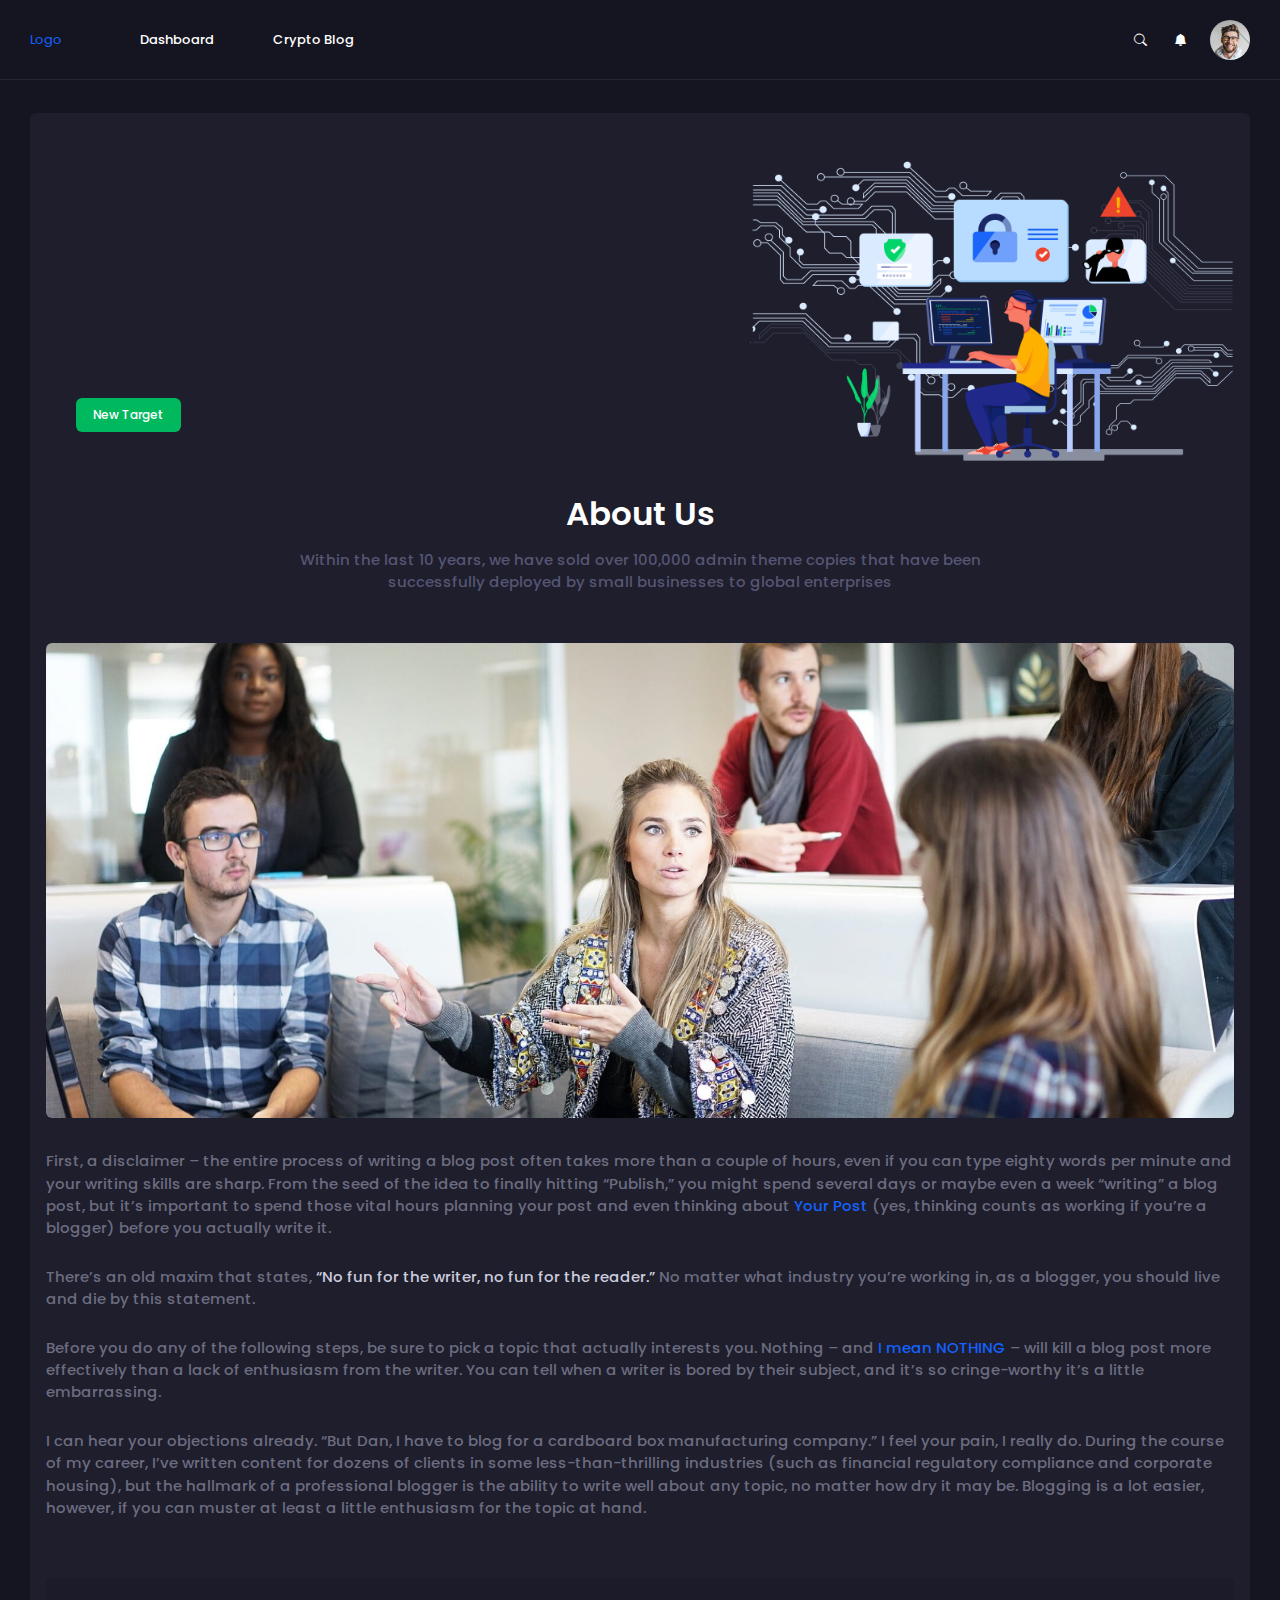
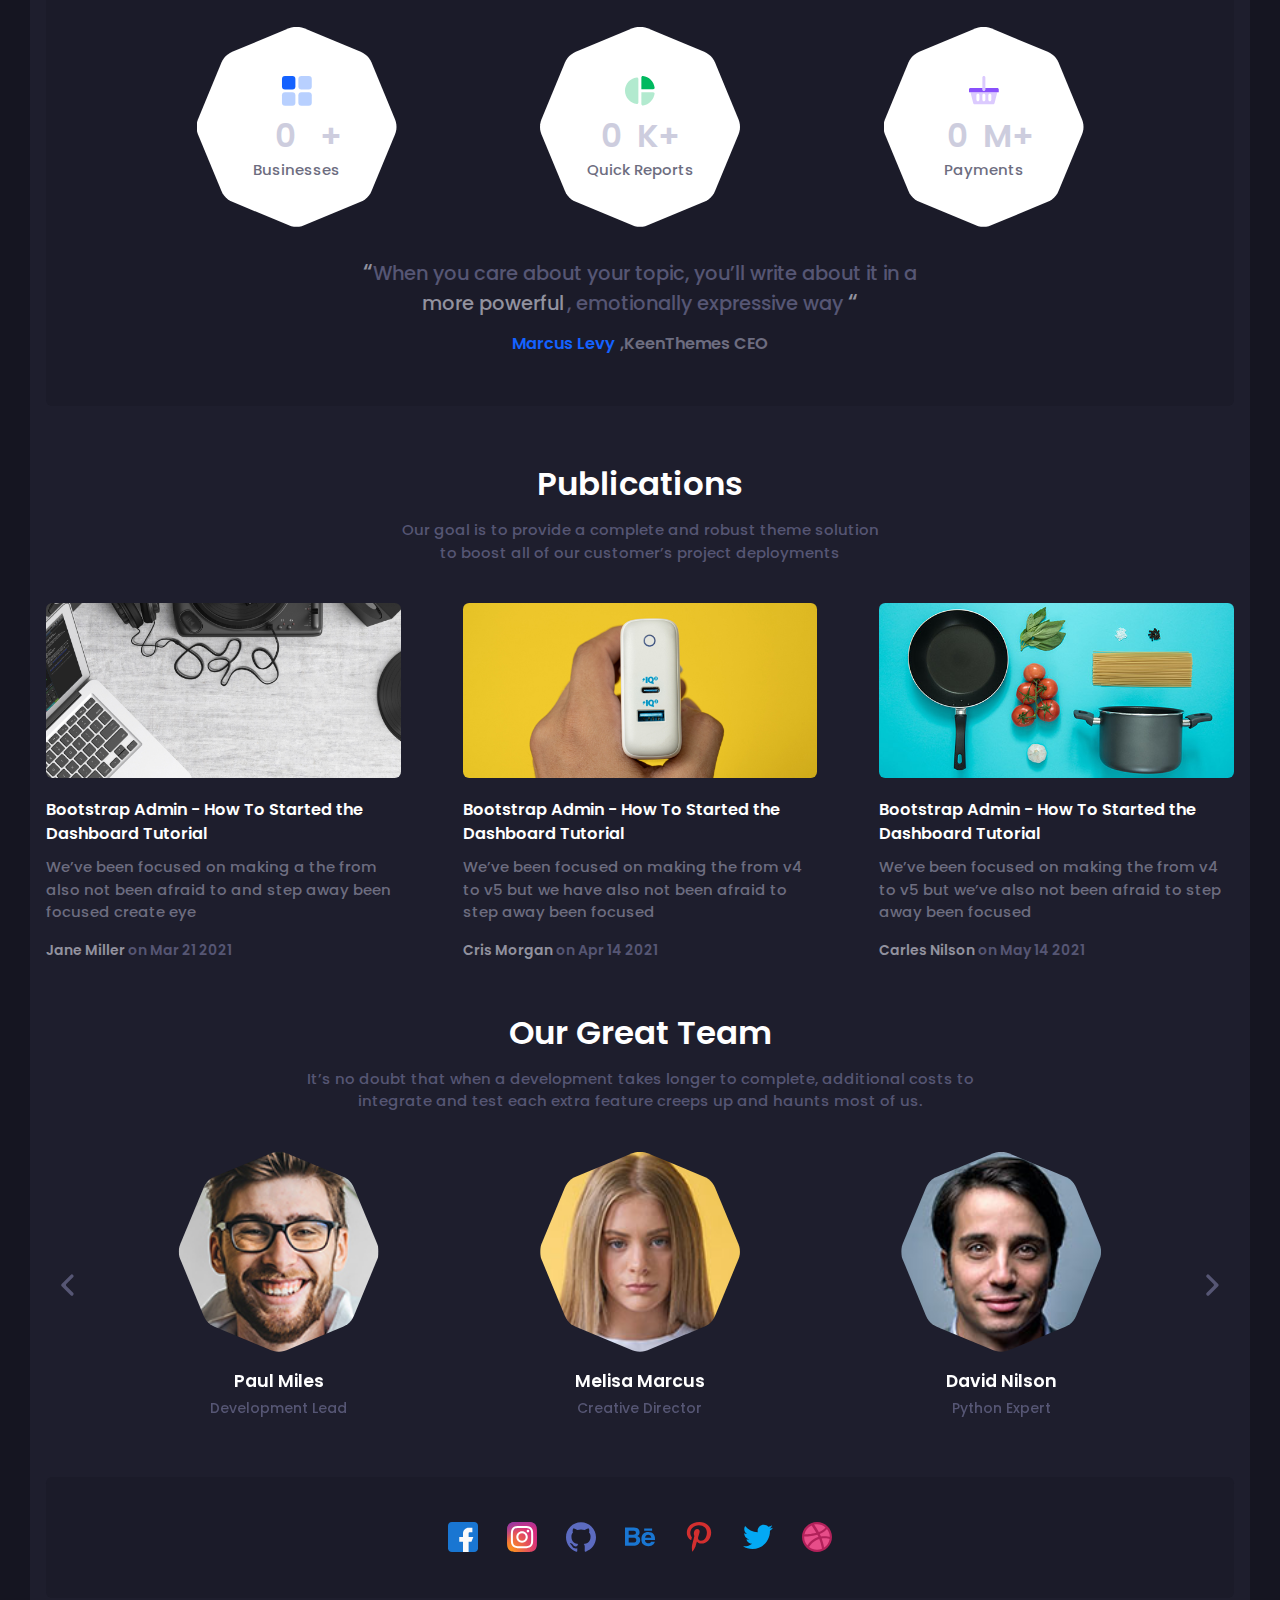
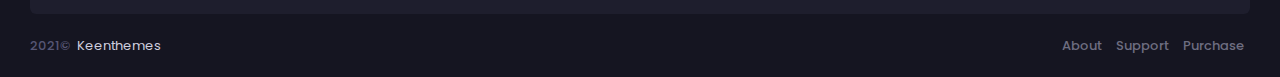
<file: index.html>
<!DOCTYPE html>
<html lang="en">

	<head><base href="../">
		<title>My Crypto</title>
		<meta name="description" content="Ceres admin dashboard live demo. Check out all the features of the admin panel. A large number of settings, additional services and widgets." />
		<meta name="keywords" content="Ceres theme, bootstrap, bootstrap 5, admin themes, free admin themes, bootstrap admin, bootstrap dashboard" />
		<meta name="viewport" content="width=device-width, initial-scale=1" />
		<meta charset="utf-8" />
		<meta property="og:locale" content="en_US" />
		<meta property="og:type" content="article" />
		<meta property="og:title" content="Ceres HTML Free - Bootstrap 5 HTML Multipurpose Admin Dashboard Theme" />
		<meta property="og:url" content="https://keenthemes.com/products/ceres-html-pro" />
		<meta property="og:site_name" content="Keenthemes | Ceres HTML Free" />
		<link rel="canonical" href="Https://preview.keenthemes.com/ceres-html-free" />
		<link rel="shortcut icon" href="assets/media/logos/favicon.ico" />
		<!--begin::Fonts-->
		<link rel="stylesheet" href="https://fonts.googleapis.com/css?family=Poppins:300,400,500,600,700" />
		<!--end::Fonts-->
		<!--begin::Global Stylesheets Bundle(used by all pages)-->
		<link href="assets/plugins/global/plugins.bundle.css" rel="stylesheet" type="text/css" />
		<link href="assets/css/style.bundle.css" rel="stylesheet" type="text/css" />
		<link href="assets/css/main.css" rel="stylesheet" type="text/css" />
		<!--end::Global Stylesheets Bundle-->
	</head>
	<!--end::Head-->
	<!--begin::Body-->
	<body id="kt_body" class="header-fixed header-tablet-and-mobile-fixed toolbar-enabled">
		<!--begin::Main-->
		<!--begin::Root-->
		<div class="d-flex flex-column flex-root">
			<!--begin::Page-->
			<div class="page d-flex flex-row flex-column-fluid">
				<!--begin::Wrapper-->
				<div class="wrapper d-flex flex-column flex-row-fluid" id="kt_wrapper">
					<!--begin::Header-->
					<div id="kt_header" class="header align-items-stretch" data-kt-sticky="true" data-kt-sticky-name="header" data-kt-sticky-offset="{default: '200px', lg: '300px'}">
						<!--begin::Container-->
						<div class="container-xxl d-flex align-items-center">
							<!--begin::Heaeder menu toggle-->
							<div class="d-flex align-items-center d-lg-none ms-n2 me-3" title="Show aside menu">
								<div class="btn btn-icon btn-custom w-30px h-30px w-md-40px h-md-40px" id="kt_header_menu_mobile_toggle">
									<!--begin::Svg Icon | path: icons/duotune/abstract/abs015.svg-->
									<span class="svg-icon svg-icon-2x">
										<svg xmlns="http://www.w3.org/2000/svg" width="24" height="24" viewBox="0 0 24 24" fill="none">
											<path d="M21 7H3C2.4 7 2 6.6 2 6V4C2 3.4 2.4 3 3 3H21C21.6 3 22 3.4 22 4V6C22 6.6 21.6 7 21 7Z" fill="black" />
											<path opacity="0.3" d="M21 14H3C2.4 14 2 13.6 2 13V11C2 10.4 2.4 10 3 10H21C21.6 10 22 10.4 22 11V13C22 13.6 21.6 14 21 14ZM22 20V18C22 17.4 21.6 17 21 17H3C2.4 17 2 17.4 2 18V20C2 20.6 2.4 21 3 21H21C21.6 21 22 20.6 22 20Z" fill="black" />
										</svg>
									</span>
									<!--end::Svg Icon-->
								</div>
							</div>
							<!--end::Heaeder menu toggle-->
							<!--begin::Header Logo-->
							<div class="header-logo me-5 me-md-10 flex-grow-1 flex-lg-grow-0">
								<a href="../dist/index.html">
									Logo
								</a>
							</div>
							<!--end::Header Logo-->
							<!--begin::Wrapper-->
							<div class="d-flex align-items-stretch justify-content-between flex-lg-grow-1">
								<!--begin::Navbar-->
								<div class="d-flex align-items-stretch" id="kt_header_nav">
									<!--begin::Menu wrapper-->
									<div class="header-menu align-items-center" data-kt-drawer="true" data-kt-drawer-name="header-menu" data-kt-drawer-activate="{default: true, lg: false}" data-kt-drawer-overlay="true" data-kt-drawer-width="{default:'200px', '300px': '250px'}" data-kt-drawer-direction="start" data-kt-drawer-toggle="#kt_header_menu_mobile_toggle" data-kt-swapper="true" data-kt-swapper-mode="prepend" data-kt-swapper-parent="{default: '#kt_body', lg: '#kt_header_nav'}">

										<!--begin::Menu-->
										<div class="menu menu-lg-rounded menu-column menu-lg-row menu-state-bg menu-title-gray-700 menu-state-icon-primary menu-state-bullet-primary menu-arrow-gray-400 fw-bold my-5 my-lg-0 align-items-stretch" id="#kt_header_menu" data-kt-menu="true">
											
                                         
											<!-- <div data-kt-menu-trigger="{default: 'click', lg: 'hover'}" data-kt-menu-placement="bottom-start" class="menu-item menu-lg-down-accordion me-lg-1">
												<span class="menu-link py-3">
													<span class="menu-title">Setup</span>
													<span class="menu-arrow d-lg-none"></span>
												</span>
												<div class="menu-sub menu-sub-lg-down-accordion menu-sub-lg-dropdown menu-rounded-0 py-lg-4 w-lg-225px">
													
													<div data-kt-menu-trigger="{default:'click', lg: 'hover'}" data-kt-menu-placement="right-start" class="menu-item menu-lg-down-accordion">
														<span class="menu-link py-3">
															<span class="menu-icon">
																<span class="svg-icon svg-icon-2">
																	<svg xmlns="http://www.w3.org/2000/svg" width="24" height="24" viewBox="0 0 24 24" fill="none">
																		<path opacity="0.3" d="M20.5543 4.37824L12.1798 2.02473C12.0626 1.99176 11.9376 1.99176 11.8203 2.02473L3.44572 4.37824C3.18118 4.45258 3 4.6807 3 4.93945V13.569C3 14.6914 3.48509 15.8404 4.4417 16.984C5.17231 17.8575 6.18314 18.7345 7.446 19.5909C9.56752 21.0295 11.6566 21.912 11.7445 21.9488C11.8258 21.9829 11.9129 22 12.0001 22C12.0872 22 12.1744 21.983 12.2557 21.9488C12.3435 21.912 14.4326 21.0295 16.5541 19.5909C17.8169 18.7345 18.8277 17.8575 19.5584 16.984C20.515 15.8404 21 14.6914 21 13.569V4.93945C21 4.6807 20.8189 4.45258 20.5543 4.37824Z" fill="black" />
																		<path d="M14.854 11.321C14.7568 11.2282 14.6388 11.1818 14.4998 11.1818H14.3333V10.2272C14.3333 9.61741 14.1041 9.09378 13.6458 8.65628C13.1875 8.21876 12.639 8 12 8C11.361 8 10.8124 8.21876 10.3541 8.65626C9.89574 9.09378 9.66663 9.61739 9.66663 10.2272V11.1818H9.49999C9.36115 11.1818 9.24306 11.2282 9.14583 11.321C9.0486 11.4138 9 11.5265 9 11.6591V14.5227C9 14.6553 9.04862 14.768 9.14583 14.8609C9.24306 14.9536 9.36115 15 9.49999 15H14.5C14.6389 15 14.7569 14.9536 14.8542 14.8609C14.9513 14.768 15 14.6553 15 14.5227V11.6591C15.0001 11.5265 14.9513 11.4138 14.854 11.321ZM13.3333 11.1818H10.6666V10.2272C10.6666 9.87594 10.7969 9.57597 11.0573 9.32743C11.3177 9.07886 11.6319 8.9546 12 8.9546C12.3681 8.9546 12.6823 9.07884 12.9427 9.32743C13.2031 9.57595 13.3333 9.87594 13.3333 10.2272V11.1818Z" fill="black" />
																	</svg>
																</span>
															</span>
															<span class="menu-title">User</span>
															<span class="menu-arrow"></span>
														</span>
														<div class="menu-sub menu-sub-lg-down-accordion menu-sub-lg-dropdown menu-active-bg py-lg-4 w-lg-225px">
															
															<div class="menu-item">
																<a class="menu-link py-3" href="User.html" data-kt-page="pro">
																	<span class="menu-bullet">
																		<span class="bullet bullet-dot"></span>
																	</span>
																	<span class="menu-title">User</span>
																</a>
															</div>
															<div class="menu-item">
																<a class="menu-link py-3" href="#" data-kt-page="pro">
																	<span class="menu-bullet">
																		<span class="bullet bullet-dot"></span>
																	</span>
																	<span class="menu-title">Roles</span>
																</a>
															</div>
															<div class="menu-item">
																<a class="menu-link py-3" href="#" data-kt-page="pro">
																	<span class="menu-bullet">
																		<span class="bullet bullet-dot"></span>
																	</span>
																	<span class="menu-title">Permissions</span>
																</a>
															</div>
														</div>
													</div>
													<div class="menu-item">
														<a class="menu-link py-3" href="workflow.html" data-kt-page="pro">
															<span class="menu-icon">
																
																<span class="svg-icon svg-icon-2">
																	<svg xmlns="http://www.w3.org/2000/svg" width="24" height="24" viewBox="0 0 24 24" fill="none">
																		<path opacity="0.3" d="M20 14H11C10.4 14 10 13.6 10 13V10C10 9.4 10.4 9 11 9H20C20.6 9 21 9.4 21 10V13C21 13.6 20.6 14 20 14ZM21 20V17C21 16.4 20.6 16 20 16H11C10.4 16 10 16.4 10 17V20C10 20.6 10.4 21 11 21H20C20.6 21 21 20.6 21 20Z" fill="black" />
																		<path d="M20 7H3C2.4 7 2 6.6 2 6V3C2 2.4 2.4 2 3 2H20C20.6 2 21 2.4 21 3V6C21 6.6 20.6 7 20 7ZM7 9H3C2.4 9 2 9.4 2 10V20C2 20.6 2.4 21 3 21H7C7.6 21 8 20.6 8 20V10C8 9.4 7.6 9 7 9Z" fill="black" />
																	</svg>
																</span>
																
															</span>
															<span class="menu-title">WorkFlow</span>
														</a>
													</div>
													
												</div>
											</div> -->
                                            <div class="menu-item">
                                                <a class="menu-link py-3" href="./Dashboard.html" data-kt-page="pro">
                                                    <span class="menu-icon">
                                                        
                                                        <!-- <span class="svg-icon svg-icon-2">
                                                            <svg xmlns="http://www.w3.org/2000/svg" width="24" height="24" viewBox="0 0 24 24" fill="none">
                                                                <path opacity="0.3" d="M20 14H11C10.4 14 10 13.6 10 13V10C10 9.4 10.4 9 11 9H20C20.6 9 21 9.4 21 10V13C21 13.6 20.6 14 20 14ZM21 20V17C21 16.4 20.6 16 20 16H11C10.4 16 10 16.4 10 17V20C10 20.6 10.4 21 11 21H20C20.6 21 21 20.6 21 20Z" fill="black" />
                                                                <path d="M20 7H3C2.4 7 2 6.6 2 6V3C2 2.4 2.4 2 3 2H20C20.6 2 21 2.4 21 3V6C21 6.6 20.6 7 20 7ZM7 9H3C2.4 9 2 9.4 2 10V20C2 20.6 2.4 21 3 21H7C7.6 21 8 20.6 8 20V10C8 9.4 7.6 9 7 9Z" fill="black" />
                                                            </svg>
                                                        </span>
                                                         -->
                                                    </span>
                                                    <span class="menu-title">Dashboard</span>
                                                </a>
                                            </div>
                                            <div class="menu-item">
                                                <a class="menu-link py-3" href="./index.html" data-kt-page="pro">
                                                    <span class="menu-icon">
                                                        
                                                        <!-- <span class="svg-icon svg-icon-2">
                                                            <svg xmlns="http://www.w3.org/2000/svg" width="24" height="24" viewBox="0 0 24 24" fill="none">
                                                                <path opacity="0.3" d="M20 14H11C10.4 14 10 13.6 10 13V10C10 9.4 10.4 9 11 9H20C20.6 9 21 9.4 21 10V13C21 13.6 20.6 14 20 14ZM21 20V17C21 16.4 20.6 16 20 16H11C10.4 16 10 16.4 10 17V20C10 20.6 10.4 21 11 21H20C20.6 21 21 20.6 21 20Z" fill="black" />
                                                                <path d="M20 7H3C2.4 7 2 6.6 2 6V3C2 2.4 2.4 2 3 2H20C20.6 2 21 2.4 21 3V6C21 6.6 20.6 7 20 7ZM7 9H3C2.4 9 2 9.4 2 10V20C2 20.6 2.4 21 3 21H7C7.6 21 8 20.6 8 20V10C8 9.4 7.6 9 7 9Z" fill="black" />
                                                            </svg>
                                                        </span>
                                                         -->
                                                    </span>
                                                    <span class="menu-title">Crypto Blog</span>
                                                </a>
                                            </div>

											

										</div>
										<!--end::Menu-->
									</div>
									<!--end::Menu wrapper-->
								</div>
								<!--end::Navbar-->
								<!--begin::Topbar-->
								<div class="d-flex align-items-stretch flex-shrink-0">
									<!--begin::Toolbar wrapper-->
									<div class="topbar d-flex align-items-stretch flex-shrink-0">
										
										<div class="d-flex align-items-center ms-1 ms-lg-3">

											<div class="btn btn-icon btn-custom btn-active-color-primary position-relative w-30px h-30px w-md-40px h-md-40px">
												<i class="bi bi-search"></i>
											</div>
                                            <div class="btn btn-icon btn-custom btn-active-color-primary position-relative w-30px h-30px w-md-40px h-md-40px" data-kt-menu-trigger="click" data-kt-menu-attach="parent" data-kt-menu-placement="bottom-end">
												<i class="bi bi-bell-fill"></i>
                                                
											</div>

                                            
											<!--begin::Menu-->
											<div class="menu menu-sub menu-sub-dropdown menu-column w-350px w-lg-375px" data-kt-menu="true">
												<!--begin::Heading-->
												<div class="d-flex flex-column bgi-no-repeat rounded-top" style="background-image:url('assets/media//patterns/dropdown-header-bg.png')">
													<!--begin::Title-->
													<h3 class="text-white fw-bold px-9 mt-10 mb-6">Notifications
													<span class="fs-8 opacity-75 ps-3">24 reports</span></h3>
													<!--end::Title-->
													<!--begin::Tabs-->
													<ul class="nav nav-line-tabs nav-line-tabs-2x nav-stretch fw-bold px-9">
														<li class="nav-item">
															<a class="nav-link text-white opacity-75 opacity-state-100 pb-4 active" data-bs-toggle="tab" href="#kt_topbar_notifications_1">Alerts</a>
														</li>
														<li class="nav-item">
															<a class="nav-link text-white opacity-75 opacity-state-100 pb-4" data-bs-toggle="tab" href="#kt_topbar_notifications_2">Updates</a>
														</li>
														<li class="nav-item">
															<a class="nav-link text-white opacity-75 opacity-state-100 pb-4" data-bs-toggle="tab" href="#kt_topbar_notifications_3">Logs</a>
														</li>
													</ul>
													<!--end::Tabs-->
												</div>
												<!--end::Heading-->
												<!--begin::Tab content-->
												<div class="tab-content">
													<!--begin::Tab panel-->
													<div class="tab-pane fade show active" id="kt_topbar_notifications_1" role="tabpanel">
														<!--begin::Items-->
														<div class="scroll-y mh-325px my-5 px-8">
															<!--begin::Item-->
															<div class="d-flex flex-stack py-4">
																<!--begin::Section-->
																<div class="d-flex align-items-center">
																	<!--begin::Symbol-->
																	<div class="symbol symbol-35px me-4">
																		<span class="symbol-label bg-light-primary">
																			<!--begin::Svg Icon | path: icons/duotune/technology/teh008.svg-->
																			<span class="svg-icon svg-icon-2 svg-icon-primary">
																				<svg xmlns="http://www.w3.org/2000/svg" width="24" height="24" viewBox="0 0 24 24" fill="none">
																					<path opacity="0.3" d="M11 6.5C11 9 9 11 6.5 11C4 11 2 9 2 6.5C2 4 4 2 6.5 2C9 2 11 4 11 6.5ZM17.5 2C15 2 13 4 13 6.5C13 9 15 11 17.5 11C20 11 22 9 22 6.5C22 4 20 2 17.5 2ZM6.5 13C4 13 2 15 2 17.5C2 20 4 22 6.5 22C9 22 11 20 11 17.5C11 15 9 13 6.5 13ZM17.5 13C15 13 13 15 13 17.5C13 20 15 22 17.5 22C20 22 22 20 22 17.5C22 15 20 13 17.5 13Z" fill="black" />
																					<path d="M17.5 16C17.5 16 17.4 16 17.5 16L16.7 15.3C16.1 14.7 15.7 13.9 15.6 13.1C15.5 12.4 15.5 11.6 15.6 10.8C15.7 9.99999 16.1 9.19998 16.7 8.59998L17.4 7.90002H17.5C18.3 7.90002 19 7.20002 19 6.40002C19 5.60002 18.3 4.90002 17.5 4.90002C16.7 4.90002 16 5.60002 16 6.40002V6.5L15.3 7.20001C14.7 7.80001 13.9 8.19999 13.1 8.29999C12.4 8.39999 11.6 8.39999 10.8 8.29999C9.99999 8.19999 9.20001 7.80001 8.60001 7.20001L7.89999 6.5V6.40002C7.89999 5.60002 7.19999 4.90002 6.39999 4.90002C5.59999 4.90002 4.89999 5.60002 4.89999 6.40002C4.89999 7.20002 5.59999 7.90002 6.39999 7.90002H6.5L7.20001 8.59998C7.80001 9.19998 8.19999 9.99999 8.29999 10.8C8.39999 11.5 8.39999 12.3 8.29999 13.1C8.19999 13.9 7.80001 14.7 7.20001 15.3L6.5 16H6.39999C5.59999 16 4.89999 16.7 4.89999 17.5C4.89999 18.3 5.59999 19 6.39999 19C7.19999 19 7.89999 18.3 7.89999 17.5V17.4L8.60001 16.7C9.20001 16.1 9.99999 15.7 10.8 15.6C11.5 15.5 12.3 15.5 13.1 15.6C13.9 15.7 14.7 16.1 15.3 16.7L16 17.4V17.5C16 18.3 16.7 19 17.5 19C18.3 19 19 18.3 19 17.5C19 16.7 18.3 16 17.5 16Z" fill="black" />
																				</svg>
																			</span>
																			<!--end::Svg Icon-->
																		</span>
																	</div>
																	<!--end::Symbol-->
																	<!--begin::Title-->
																	<div class="mb-0 me-2">
																		<a href="#" class="fs-6 text-gray-800 text-hover-primary fw-bolder">Project Alice</a>
																		<div class="text-gray-400 fs-7">Phase 1 development</div>
																	</div>
																	<!--end::Title-->
																</div>
																<!--end::Section-->
																<!--begin::Label-->
																<span class="badge badge-light fs-8">1 hr</span>
																<!--end::Label-->
															</div>
															<!--end::Item-->
															<!--begin::Item-->
															<div class="d-flex flex-stack py-4">
																<!--begin::Section-->
																<div class="d-flex align-items-center">
																	<!--begin::Symbol-->
																	<div class="symbol symbol-35px me-4">
																		<span class="symbol-label bg-light-danger">
																			<!--begin::Svg Icon | path: icons/duotune/general/gen044.svg-->
																			<span class="svg-icon svg-icon-2 svg-icon-danger">
																				<svg xmlns="http://www.w3.org/2000/svg" width="24" height="24" viewBox="0 0 24 24" fill="none">
																					<rect opacity="0.3" x="2" y="2" width="20" height="20" rx="10" fill="black" />
																					<rect x="11" y="14" width="7" height="2" rx="1" transform="rotate(-90 11 14)" fill="black" />
																					<rect x="11" y="17" width="2" height="2" rx="1" transform="rotate(-90 11 17)" fill="black" />
																				</svg>
																			</span>
																			<!--end::Svg Icon-->
																		</span>
																	</div>
																	<!--end::Symbol-->
																	<!--begin::Title-->
																	<div class="mb-0 me-2">
																		<a href="#" class="fs-6 text-gray-800 text-hover-primary fw-bolder">HR Confidential</a>
																		<div class="text-gray-400 fs-7">Confidential staff documents</div>
																	</div>
																	<!--end::Title-->
																</div>
																<!--end::Section-->
																<!--begin::Label-->
																<span class="badge badge-light fs-8">2 hrs</span>
																<!--end::Label-->
															</div>
															<!--end::Item-->
															<!--begin::Item-->
															<div class="d-flex flex-stack py-4">
																<!--begin::Section-->
																<div class="d-flex align-items-center">
																	<!--begin::Symbol-->
																	<div class="symbol symbol-35px me-4">
																		<span class="symbol-label bg-light-warning">
																			<!--begin::Svg Icon | path: icons/duotune/finance/fin006.svg-->
																			<span class="svg-icon svg-icon-2 svg-icon-warning">
																				<svg xmlns="http://www.w3.org/2000/svg" width="24" height="24" viewBox="0 0 24 24" fill="none">
																					<path opacity="0.3" d="M20 15H4C2.9 15 2 14.1 2 13V7C2 6.4 2.4 6 3 6H21C21.6 6 22 6.4 22 7V13C22 14.1 21.1 15 20 15ZM13 12H11C10.5 12 10 12.4 10 13V16C10 16.5 10.4 17 11 17H13C13.6 17 14 16.6 14 16V13C14 12.4 13.6 12 13 12Z" fill="black" />
																					<path d="M14 6V5H10V6H8V5C8 3.9 8.9 3 10 3H14C15.1 3 16 3.9 16 5V6H14ZM20 15H14V16C14 16.6 13.5 17 13 17H11C10.5 17 10 16.6 10 16V15H4C3.6 15 3.3 14.9 3 14.7V18C3 19.1 3.9 20 5 20H19C20.1 20 21 19.1 21 18V14.7C20.7 14.9 20.4 15 20 15Z" fill="black" />
																				</svg>
																			</span>
																			<!--end::Svg Icon-->
																		</span>
																	</div>
																	<!--end::Symbol-->
																	<!--begin::Title-->
																	<div class="mb-0 me-2">
																		<a href="#" class="fs-6 text-gray-800 text-hover-primary fw-bolder">Company HR</a>
																		<div class="text-gray-400 fs-7">Corporeate staff profiles</div>
																	</div>
																	<!--end::Title-->
																</div>
																<!--end::Section-->
																<!--begin::Label-->
																<span class="badge badge-light fs-8">5 hrs</span>
																<!--end::Label-->
															</div>
															<!--end::Item-->
															<!--begin::Item-->
															<div class="d-flex flex-stack py-4">
																<!--begin::Section-->
																<div class="d-flex align-items-center">
																	<!--begin::Symbol-->
																	<div class="symbol symbol-35px me-4">
																		<span class="symbol-label bg-light-success">
																			<!--begin::Svg Icon | path: icons/duotune/files/fil023.svg-->
																			<span class="svg-icon svg-icon-2 svg-icon-success">
																				<svg xmlns="http://www.w3.org/2000/svg" width="24" height="24" viewBox="0 0 24 24" fill="none">
																					<path opacity="0.3" d="M5 15C3.3 15 2 13.7 2 12C2 10.3 3.3 9 5 9H5.10001C5.00001 8.7 5 8.3 5 8C5 5.2 7.2 3 10 3C11.9 3 13.5 4 14.3 5.5C14.8 5.2 15.4 5 16 5C17.7 5 19 6.3 19 8C19 8.4 18.9 8.7 18.8 9C18.9 9 18.9 9 19 9C20.7 9 22 10.3 22 12C22 13.7 20.7 15 19 15H5ZM5 12.6H13L9.7 9.29999C9.3 8.89999 8.7 8.89999 8.3 9.29999L5 12.6Z" fill="black" />
																					<path d="M17 17.4V12C17 11.4 16.6 11 16 11C15.4 11 15 11.4 15 12V17.4H17Z" fill="black" />
																					<path opacity="0.3" d="M12 17.4H20L16.7 20.7C16.3 21.1 15.7 21.1 15.3 20.7L12 17.4Z" fill="black" />
																					<path d="M8 12.6V18C8 18.6 8.4 19 9 19C9.6 19 10 18.6 10 18V12.6H8Z" fill="black" />
																				</svg>
																			</span>
																			<!--end::Svg Icon-->
																		</span>
																	</div>
																	<!--end::Symbol-->
																	<!--begin::Title-->
																	<div class="mb-0 me-2">
																		<a href="#" class="fs-6 text-gray-800 text-hover-primary fw-bolder">Project Jet</a>
																		<div class="text-gray-400 fs-7">New frontend admin theme</div>
																	</div>
																	<!--end::Title-->
																</div>
																<!--end::Section-->
																<!--begin::Label-->
																<span class="badge badge-light fs-8">2 days</span>
																<!--end::Label-->
															</div>
															<!--end::Item-->
															<!--begin::Item-->
															<div class="d-flex flex-stack py-4">
																<!--begin::Section-->
																<div class="d-flex align-items-center">
																	<!--begin::Symbol-->
																	<div class="symbol symbol-35px me-4">
																		<span class="symbol-label bg-light-primary">
																			<!--begin::Svg Icon | path: icons/duotune/maps/map001.svg-->
																			<span class="svg-icon svg-icon-2 svg-icon-primary">
																				<svg xmlns="http://www.w3.org/2000/svg" width="24" height="24" viewBox="0 0 24 24" fill="none">
																					<path opacity="0.3" d="M6 22H4V3C4 2.4 4.4 2 5 2C5.6 2 6 2.4 6 3V22Z" fill="black" />
																					<path d="M18 14H4V4H18C18.8 4 19.2 4.9 18.7 5.5L16 9L18.8 12.5C19.3 13.1 18.8 14 18 14Z" fill="black" />
																				</svg>
																			</span>
																			<!--end::Svg Icon-->
																		</span>
																	</div>
																	<!--end::Symbol-->
																	<!--begin::Title-->
																	<div class="mb-0 me-2">
																		<a href="#" class="fs-6 text-gray-800 text-hover-primary fw-bolder">Project Breafing</a>
																		<div class="text-gray-400 fs-7">Product launch status update</div>
																	</div>
																	<!--end::Title-->
																</div>
																<!--end::Section-->
																<!--begin::Label-->
																<span class="badge badge-light fs-8">21 Jan</span>
																<!--end::Label-->
															</div>
															<!--end::Item-->
															<!--begin::Item-->
															<div class="d-flex flex-stack py-4">
																<!--begin::Section-->
																<div class="d-flex align-items-center">
																	<!--begin::Symbol-->
																	<div class="symbol symbol-35px me-4">
																		<span class="symbol-label bg-light-info">
																			<!--begin::Svg Icon | path: icons/duotune/general/gen006.svg-->
																			<span class="svg-icon svg-icon-2 svg-icon-info">
																				<svg xmlns="http://www.w3.org/2000/svg" width="24" height="24" viewBox="0 0 24 24" fill="none">
																					<path opacity="0.3" d="M22 5V19C22 19.6 21.6 20 21 20H19.5L11.9 12.4C11.5 12 10.9 12 10.5 12.4L3 20C2.5 20 2 19.5 2 19V5C2 4.4 2.4 4 3 4H21C21.6 4 22 4.4 22 5ZM7.5 7C6.7 7 6 7.7 6 8.5C6 9.3 6.7 10 7.5 10C8.3 10 9 9.3 9 8.5C9 7.7 8.3 7 7.5 7Z" fill="black" />
																					<path d="M19.1 10C18.7 9.60001 18.1 9.60001 17.7 10L10.7 17H2V19C2 19.6 2.4 20 3 20H21C21.6 20 22 19.6 22 19V12.9L19.1 10Z" fill="black" />
																				</svg>
																			</span>
																			<!--end::Svg Icon-->
																		</span>
																	</div>
																	<!--end::Symbol-->
																	<!--begin::Title-->
																	<div class="mb-0 me-2">
																		<a href="#" class="fs-6 text-gray-800 text-hover-primary fw-bolder">Banner Assets</a>
																		<div class="text-gray-400 fs-7">Collection of banner images</div>
																	</div>
																	<!--end::Title-->
																</div>
																<!--end::Section-->
																<!--begin::Label-->
																<span class="badge badge-light fs-8">21 Jan</span>
																<!--end::Label-->
															</div>
															<!--end::Item-->
															<!--begin::Item-->
															<div class="d-flex flex-stack py-4">
																<!--begin::Section-->
																<div class="d-flex align-items-center">
																	<!--begin::Symbol-->
																	<div class="symbol symbol-35px me-4">
																		<span class="symbol-label bg-light-warning">
																			<!--begin::Svg Icon | path: icons/duotune/art/art002.svg-->
																			<span class="svg-icon svg-icon-2 svg-icon-warning">
																				<svg xmlns="http://www.w3.org/2000/svg" width="24" height="25" viewBox="0 0 24 25" fill="none">
																					<path opacity="0.3" d="M8.9 21L7.19999 22.6999C6.79999 23.0999 6.2 23.0999 5.8 22.6999L4.1 21H8.9ZM4 16.0999L2.3 17.8C1.9 18.2 1.9 18.7999 2.3 19.1999L4 20.9V16.0999ZM19.3 9.1999L15.8 5.6999C15.4 5.2999 14.8 5.2999 14.4 5.6999L9 11.0999V21L19.3 10.6999C19.7 10.2999 19.7 9.5999 19.3 9.1999Z" fill="black" />
																					<path d="M21 15V20C21 20.6 20.6 21 20 21H11.8L18.8 14H20C20.6 14 21 14.4 21 15ZM10 21V4C10 3.4 9.6 3 9 3H4C3.4 3 3 3.4 3 4V21C3 21.6 3.4 22 4 22H9C9.6 22 10 21.6 10 21ZM7.5 18.5C7.5 19.1 7.1 19.5 6.5 19.5C5.9 19.5 5.5 19.1 5.5 18.5C5.5 17.9 5.9 17.5 6.5 17.5C7.1 17.5 7.5 17.9 7.5 18.5Z" fill="black" />
																				</svg>
																			</span>
																			<!--end::Svg Icon-->
																		</span>
																	</div>
																	<!--end::Symbol-->
																	<!--begin::Title-->
																	<div class="mb-0 me-2">
																		<a href="#" class="fs-6 text-gray-800 text-hover-primary fw-bolder">Icon Assets</a>
																		<div class="text-gray-400 fs-7">Collection of SVG icons</div>
																	</div>
																	<!--end::Title-->
																</div>
																<!--end::Section-->
																<!--begin::Label-->
																<span class="badge badge-light fs-8">20 March</span>
																<!--end::Label-->
															</div>
															<!--end::Item-->
														</div>
														<!--end::Items-->
														<!--begin::View more-->
														<div class="py-3 text-center border-top">
															<a href="../dist/account/activity.html" class="btn btn-color-gray-600 btn-active-color-primary">View All
															<!--begin::Svg Icon | path: icons/duotune/arrows/arr064.svg-->
															<span class="svg-icon svg-icon-5">
																<svg xmlns="http://www.w3.org/2000/svg" width="24" height="24" viewBox="0 0 24 24" fill="none">
																	<rect opacity="0.5" x="18" y="13" width="13" height="2" rx="1" transform="rotate(-180 18 13)" fill="black" />
																	<path d="M15.4343 12.5657L11.25 16.75C10.8358 17.1642 10.8358 17.8358 11.25 18.25C11.6642 18.6642 12.3358 18.6642 12.75 18.25L18.2929 12.7071C18.6834 12.3166 18.6834 11.6834 18.2929 11.2929L12.75 5.75C12.3358 5.33579 11.6642 5.33579 11.25 5.75C10.8358 6.16421 10.8358 6.83579 11.25 7.25L15.4343 11.4343C15.7467 11.7467 15.7467 12.2533 15.4343 12.5657Z" fill="black" />
																</svg>
															</span>
															<!--end::Svg Icon--></a>
														</div>
														<!--end::View more-->
													</div>
													<!--end::Tab panel-->
													<!--begin::Tab panel-->
													<div class="tab-pane fade" id="kt_topbar_notifications_2" role="tabpanel">
														<!--begin::Wrapper-->
														<div class="d-flex flex-column px-9">
															<!--begin::Section-->
															<div class="pt-10 pb-0">
																<!--begin::Title-->
																<h3 class="text-dark text-center fw-bolder">Get Pro Access</h3>
																<!--end::Title-->
																<!--begin::Text-->
																<div class="text-center text-gray-600 fw-bold pt-1">Outlines keep you honest. They stoping you from amazing poorly about drive</div>
																<!--end::Text-->
																<!--begin::Action-->
																<div class="text-center mt-5 mb-9">
																	<a href="#" class="btn btn-sm btn-info px-6" data-bs-toggle="modal" data-bs-target="#kt_modal_create_app">Join Now</a>
																</div>
																<!--end::Action-->
															</div>
															<!--end::Section-->
															<!--begin::Illustration-->
															<div class="text-center mb-5 px-4">
																<img src="assets/media/illustrations/dozzy-1/3.png" alt="" class="w-100 mh-175px" />
															</div>
															<!--end::Illustration-->
														</div>
														<!--end::Wrapper-->
													</div>
													<!--end::Tab panel-->
													<!--begin::Tab panel-->
													<div class="tab-pane fade" id="kt_topbar_notifications_3" role="tabpanel">
														<!--begin::Items-->
														<div class="scroll-y mh-325px my-5 px-8">
															<!--begin::Item-->
															<div class="d-flex flex-stack py-4">
																<!--begin::Section-->
																<div class="d-flex align-items-center me-2">
																	<!--begin::Code-->
																	<span class="w-70px badge badge-light-success me-4">200 OK</span>
																	<!--end::Code-->
																	<!--begin::Title-->
																	<a href="#" class="text-gray-800 text-hover-primary fw-bold">New order</a>
																	<!--end::Title-->
																</div>
																<!--end::Section-->
																<!--begin::Label-->
																<span class="badge badge-light fs-8">Just now</span>
																<!--end::Label-->
															</div>
															<!--end::Item-->
															<!--begin::Item-->
															<div class="d-flex flex-stack py-4">
																<!--begin::Section-->
																<div class="d-flex align-items-center me-2">
																	<!--begin::Code-->
																	<span class="w-70px badge badge-light-danger me-4">500 ERR</span>
																	<!--end::Code-->
																	<!--begin::Title-->
																	<a href="#" class="text-gray-800 text-hover-primary fw-bold">New customer</a>
																	<!--end::Title-->
																</div>
																<!--end::Section-->
																<!--begin::Label-->
																<span class="badge badge-light fs-8">2 hrs</span>
																<!--end::Label-->
															</div>
															<!--end::Item-->
															<!--begin::Item-->
															<div class="d-flex flex-stack py-4">
																<!--begin::Section-->
																<div class="d-flex align-items-center me-2">
																	<!--begin::Code-->
																	<span class="w-70px badge badge-light-success me-4">200 OK</span>
																	<!--end::Code-->
																	<!--begin::Title-->
																	<a href="#" class="text-gray-800 text-hover-primary fw-bold">Payment process</a>
																	<!--end::Title-->
																</div>
																<!--end::Section-->
																<!--begin::Label-->
																<span class="badge badge-light fs-8">5 hrs</span>
																<!--end::Label-->
															</div>
															<!--end::Item-->
															<!--begin::Item-->
															<div class="d-flex flex-stack py-4">
																<!--begin::Section-->
																<div class="d-flex align-items-center me-2">
																	<!--begin::Code-->
																	<span class="w-70px badge badge-light-warning me-4">300 WRN</span>
																	<!--end::Code-->
																	<!--begin::Title-->
																	<a href="#" class="text-gray-800 text-hover-primary fw-bold">Search query</a>
																	<!--end::Title-->
																</div>
																<!--end::Section-->
																<!--begin::Label-->
																<span class="badge badge-light fs-8">2 days</span>
																<!--end::Label-->
															</div>
															<!--end::Item-->
															<!--begin::Item-->
															<div class="d-flex flex-stack py-4">
																<!--begin::Section-->
																<div class="d-flex align-items-center me-2">
																	<!--begin::Code-->
																	<span class="w-70px badge badge-light-success me-4">200 OK</span>
																	<!--end::Code-->
																	<!--begin::Title-->
																	<a href="#" class="text-gray-800 text-hover-primary fw-bold">API connection</a>
																	<!--end::Title-->
																</div>
																<!--end::Section-->
																<!--begin::Label-->
																<span class="badge badge-light fs-8">1 week</span>
																<!--end::Label-->
															</div>
															<!--end::Item-->
															<!--begin::Item-->
															<div class="d-flex flex-stack py-4">
																<!--begin::Section-->
																<div class="d-flex align-items-center me-2">
																	<!--begin::Code-->
																	<span class="w-70px badge badge-light-success me-4">200 OK</span>
																	<!--end::Code-->
																	<!--begin::Title-->
																	<a href="#" class="text-gray-800 text-hover-primary fw-bold">Database restore</a>
																	<!--end::Title-->
																</div>
																<!--end::Section-->
																<!--begin::Label-->
																<span class="badge badge-light fs-8">Mar 5</span>
																<!--end::Label-->
															</div>
															<!--end::Item-->
															<!--begin::Item-->
															<div class="d-flex flex-stack py-4">
																<!--begin::Section-->
																<div class="d-flex align-items-center me-2">
																	<!--begin::Code-->
																	<span class="w-70px badge badge-light-warning me-4">300 WRN</span>
																	<!--end::Code-->
																	<!--begin::Title-->
																	<a href="#" class="text-gray-800 text-hover-primary fw-bold">System update</a>
																	<!--end::Title-->
																</div>
																<!--end::Section-->
																<!--begin::Label-->
																<span class="badge badge-light fs-8">May 15</span>
																<!--end::Label-->
															</div>
															<!--end::Item-->
															<!--begin::Item-->
															<div class="d-flex flex-stack py-4">
																<!--begin::Section-->
																<div class="d-flex align-items-center me-2">
																	<!--begin::Code-->
																	<span class="w-70px badge badge-light-warning me-4">300 WRN</span>
																	<!--end::Code-->
																	<!--begin::Title-->
																	<a href="#" class="text-gray-800 text-hover-primary fw-bold">Server OS update</a>
																	<!--end::Title-->
																</div>
																<!--end::Section-->
																<!--begin::Label-->
																<span class="badge badge-light fs-8">Apr 3</span>
																<!--end::Label-->
															</div>
															<!--end::Item-->
															<!--begin::Item-->
															<div class="d-flex flex-stack py-4">
																<!--begin::Section-->
																<div class="d-flex align-items-center me-2">
																	<!--begin::Code-->
																	<span class="w-70px badge badge-light-warning me-4">300 WRN</span>
																	<!--end::Code-->
																	<!--begin::Title-->
																	<a href="#" class="text-gray-800 text-hover-primary fw-bold">API rollback</a>
																	<!--end::Title-->
																</div>
																<!--end::Section-->
																<!--begin::Label-->
																<span class="badge badge-light fs-8">Jun 30</span>
																<!--end::Label-->
															</div>
															<!--end::Item-->
															<!--begin::Item-->
															<div class="d-flex flex-stack py-4">
																<!--begin::Section-->
																<div class="d-flex align-items-center me-2">
																	<!--begin::Code-->
																	<span class="w-70px badge badge-light-danger me-4">500 ERR</span>
																	<!--end::Code-->
																	<!--begin::Title-->
																	<a href="#" class="text-gray-800 text-hover-primary fw-bold">Refund process</a>
																	<!--end::Title-->
																</div>
																<!--end::Section-->
																<!--begin::Label-->
																<span class="badge badge-light fs-8">Jul 10</span>
																<!--end::Label-->
															</div>
															<!--end::Item-->
															<!--begin::Item-->
															<div class="d-flex flex-stack py-4">
																<!--begin::Section-->
																<div class="d-flex align-items-center me-2">
																	<!--begin::Code-->
																	<span class="w-70px badge badge-light-danger me-4">500 ERR</span>
																	<!--end::Code-->
																	<!--begin::Title-->
																	<a href="#" class="text-gray-800 text-hover-primary fw-bold">Withdrawal process</a>
																	<!--end::Title-->
																</div>
																<!--end::Section-->
																<!--begin::Label-->
																<span class="badge badge-light fs-8">Sep 10</span>
																<!--end::Label-->
															</div>
															<!--end::Item-->
															<!--begin::Item-->
															<div class="d-flex flex-stack py-4">
																<!--begin::Section-->
																<div class="d-flex align-items-center me-2">
																	<!--begin::Code-->
																	<span class="w-70px badge badge-light-danger me-4">500 ERR</span>
																	<!--end::Code-->
																	<!--begin::Title-->
																	<a href="#" class="text-gray-800 text-hover-primary fw-bold">Mail tasks</a>
																	<!--end::Title-->
																</div>
																<!--end::Section-->
																<!--begin::Label-->
																<span class="badge badge-light fs-8">Dec 10</span>
																<!--end::Label-->
															</div>
															<!--end::Item-->
														</div>
														<!--end::Items-->
														<!--begin::View more-->
														<div class="py-3 text-center border-top">
															<a href="#" class="btn btn-color-gray-600 btn-active-color-primary">View All
															<!--begin::Svg Icon | path: icons/duotune/arrows/arr064.svg-->
															<span class="svg-icon svg-icon-5">
																<svg xmlns="http://www.w3.org/2000/svg" width="24" height="24" viewBox="0 0 24 24" fill="none">
																	<rect opacity="0.5" x="18" y="13" width="13" height="2" rx="1" transform="rotate(-180 18 13)" fill="black" />
																	<path d="M15.4343 12.5657L11.25 16.75C10.8358 17.1642 10.8358 17.8358 11.25 18.25C11.6642 18.6642 12.3358 18.6642 12.75 18.25L18.2929 12.7071C18.6834 12.3166 18.6834 11.6834 18.2929 11.2929L12.75 5.75C12.3358 5.33579 11.6642 5.33579 11.25 5.75C10.8358 6.16421 10.8358 6.83579 11.25 7.25L15.4343 11.4343C15.7467 11.7467 15.7467 12.2533 15.4343 12.5657Z" fill="black" />
																</svg>
															</span>
															<!--end::Svg Icon--></a>
														</div>
														<!--end::View more-->
													</div>
													<!--end::Tab panel-->
												</div>
												<!--end::Tab content-->
											</div>
											<!--end::Menu-->
											<!--end::Menu wrapper-->
										</div>
										

										<div class="d-flex align-items-center ms-1 ms-lg-3" id="kt_header_user_menu_toggle">
											<!--begin::Menu wrapper-->
											<div class="cursor-pointer symbol symbol-30px symbol-md-40px" data-kt-menu-trigger="click" data-kt-menu-attach="parent" data-kt-menu-placement="bottom-end">
												<img alt="Pic" src="assets/media/avatars/150-26.jpg" />
											</div>
											<!--begin::Menu-->
											<div class="menu menu-sub menu-sub-dropdown menu-column menu-rounded menu-gray-800 menu-state-bg menu-state-primary fw-bold py-4 fs-6 w-275px" data-kt-menu="true">
												<!--begin::Menu item-->
												<div class="menu-item px-3">
													<div class="menu-content d-flex align-items-center px-3">
														<!--begin::Avatar-->
														<div class="symbol symbol-50px me-5">
															<img alt="Logo" src="assets/media/avatars/150-26.jpg" />
														</div>
														<!--end::Avatar-->
														<!--begin::Username-->
														<div class="d-flex flex-column">
															<div class="fw-bolder d-flex align-items-center fs-5">Max Smith
															<span class="badge badge-light-success fw-bolder fs-8 px-2 py-1 ms-2">Admin</span></div>
															<a href="#" class="fw-bold text-muted text-hover-primary fs-7">Max@gmail.com</a>
														</div>
														<!--end::Username-->
													</div>
												</div>
												<!--end::Menu item-->
												<!--begin::Menu separator-->
												<div class="separator my-2"></div>
												<!--end::Menu separator-->
												<!--begin::Menu item-->
												<div class="menu-item px-5">
													<a href="../dist/account/overview.html" class="menu-link px-5">My Profile</a>
												</div>
												<!--end::Menu item-->
												<!--begin::Menu item-->
												<div class="menu-item px-5">
													<a href="#" class="menu-link px-5">
														<span class="menu-text">My Audit Logs</span>
														<span class="menu-badge">
															<span class="badge badge-light-danger badge-circle fw-bolder fs-7">3</span>
														</span>
													</a>
												</div>
												<!--end::Menu item-->
												<!--begin::Menu item-->
												<div class="menu-item px-5" data-kt-menu-trigger="hover" data-kt-menu-placement="right-start">
													<a href="#" class="menu-link px-5">
														<span class="menu-title">My Subscription</span>
														<span class="menu-arrow"></span>
													</a>
													<!--begin::Menu sub-->
													<div class="menu-sub menu-sub-dropdown w-175px py-4">
														<!--begin::Menu item-->
														<div class="menu-item px-3">
															<a href="#" class="menu-link px-5">Referrals</a>
														</div>
														<!--end::Menu item-->
														<!--begin::Menu item-->
														<div class="menu-item px-3">
															<a href="#" class="menu-link px-5">Billing</a>
														</div>
														<!--end::Menu item-->
														<!--begin::Menu item-->
														<div class="menu-item px-3">
															<a href="#" class="menu-link px-5">Payments</a>
														</div>
														<!--end::Menu item-->
														<!--begin::Menu item-->
														<div class="menu-item px-3">
															<a href="#" class="menu-link d-flex flex-stack px-5">Statements
															<i class="fas fa-exclamation-circle ms-2 fs-7" data-bs-toggle="tooltip" title="View your statements"></i></a>
														</div>
														<!--end::Menu item-->
														<!--begin::Menu separator-->
														<div class="separator my-2"></div>
														<!--end::Menu separator-->
														<!--begin::Menu item-->
														<div class="menu-item px-3">
															<div class="menu-content px-3">
																<label class="form-check form-switch form-check-custom form-check-solid">
																	<input class="form-check-input w-30px h-20px" type="checkbox" value="1" checked="checked" name="notifications" />
																	<span class="form-check-label text-muted fs-7">Notifications</span>
																</label>
															</div>
														</div>
														<!--end::Menu item-->
													</div>
													<!--end::Menu sub-->
												</div>
												<!--end::Menu item-->
												<!--begin::Menu item-->
												<div class="menu-item px-5">
													<a href="../dist/account/activity.html" class="menu-link px-5">My Activities</a>
												</div>
												<!--end::Menu item-->
												<!--begin::Menu separator-->
												<div class="separator my-2"></div>
												
												<div class="menu-item px-5">
													<a href="#" class="menu-link px-5">Sign Out</a>
												</div>
												
											</div>
											<!--end::Menu-->
											<!--end::Menu wrapper-->
										</div>
										<!--end::User -->
										<!--begin::Aside mobile toggle-->
										<!--end::Aside mobile toggle-->
									</div>
									<!--end::Toolbar wrapper-->
								</div>
								<!--end::Topbar-->
							</div>
							<!--end::Wrapper-->
						</div>
						<!--end::Container-->
					</div>
					
					
					<div id="kt_content_container" class="d-flex flex-column-fluid align-items-start container-xxl mt-10">
						<!--begin::Post-->
						<div class="content flex-row-fluid" id="kt_content">
							<!--begin::About card-->
							<div class="card">
								<!--begin::Body-->
								<div class="card-body p-5">
									<!--begin::About-->
									<div class="mb-18">
										<!--begin::Wrapper-->
										<div class="mb-10">
											<div class="card card-xxl-stretch-50 ">
												<!--begin::Card body-->
												<div class="card-body d-flex align-items-end p-0 pt-10 mb-10">
													<!--begin::Wrapper-->
													<div class="flex-grow-1 ps-9 pb-9">
														
														<a href="#" class="btn btn-sm btn-success" data-bs-toggle="modal" data-bs-target="#kt_modal_new_target">New Target</a>
														<!--end::Link-->
													</div>
													<!--end::Wrapper-->
													<img class="mh-300px" alt="" src="assets/media/illustrations/work.png">
												</div>
												
											</div>


											<div class="text-center mb-15">
												<!--begin::Title-->
												<h3 class="fs-2hx text-dark mb-5">About Us</h3>
												<!--end::Title-->
												<!--begin::Text-->
												<div class="fs-5 text-muted fw-bold">Within the last 10 years, we have sold over 100,000 admin theme copies that have been
												<br />successfully deployed by small businesses to global enterprises</div>
												<!--end::Text-->
											</div>
											<!--end::Top-->
											<!--begin::Overlay-->
											<div class="overlay">
												<!--begin::Image-->
												<img class="w-100 card-rounded" src="assets/media/stock/2000x800/1.jpg" alt="" />
												<!--end::Image-->
												<!--begin::Links-->
												<div class="overlay-layer card-rounded bg-dark bg-opacity-25">
													<a href="#" class="btn btn-primary">Pricing</a>
													<a href="#" class="btn btn-light-primary ms-3">Join Us</a>
												</div>
												<!--end::Links-->
											</div>
											<!--end::Container-->
										</div>
										<!--end::Wrapper-->
										<!--begin::Description-->
										<div class="fs-5 fw-bold text-gray-600">
											<!--begin::Text-->
											<p class="mb-8">First, a disclaimer – the entire process of writing a blog post often takes more than a couple of hours, even if you can type eighty words per minute and your writing skills are sharp. From the seed of the idea to finally hitting “Publish,” you might spend several days or maybe even a week “writing” a blog post, but it’s important to spend those vital hours planning your post and even thinking about
											<a href="../dist/pages/blog/post.html" class="link-primary pe-1">Your Post</a>(yes, thinking counts as working if you’re a blogger) before you actually write it.</p>
											<!--end::Text-->
											<!--begin::Text-->
											<p class="mb-8">There’s an old maxim that states,
											<span class="text-gray-800 pe-1">“No fun for the writer, no fun for the reader.”</span>No matter what industry you’re working in, as a blogger, you should live and die by this statement.</p>
											<!--end::Text-->
											<!--begin::Text-->
											<p class="mb-8">Before you do any of the following steps, be sure to pick a topic that actually interests you. Nothing – and
											<a href="../dist/pages/blog/home.html" class="link-primary pe-1">I mean NOTHING</a>– will kill a blog post more effectively than a lack of enthusiasm from the writer. You can tell when a writer is bored by their subject, and it’s so cringe-worthy it’s a little embarrassing.</p>
											<!--end::Text-->
											<!--begin::Text-->
											<p class="mb-17">I can hear your objections already. “But Dan, I have to blog for a cardboard box manufacturing company.” I feel your pain, I really do. During the course of my career, I’ve written content for dozens of clients in some less-than-thrilling industries (such as financial regulatory compliance and corporate housing), but the hallmark of a professional blogger is the ability to write well about any topic, no matter how dry it may be. Blogging is a lot easier, however, if you can muster at least a little enthusiasm for the topic at hand.</p>
											<!--end::Text-->
										</div>
										<!--end::Description-->
									</div>
									<!--end::About-->
									<!--begin::Statistics-->
									<div class="card bg-light mb-18">
										<!--begin::Body-->
										<div class="card-body py-15">
											<!--begin::Wrapper-->
											<div class="d-flex flex-center">
												<!--begin::Items-->
												<div class="d-flex justify-content-between mb-10 mx-auto w-xl-900px">
													<!--begin::Item-->
													<div class="octagon d-flex flex-center h-200px w-200px bg-white mx-2">
														<!--begin::Content-->
														<div class="text-center">
															<!--begin::Symbol-->
															<!--begin::Svg Icon | path: icons/duotune/general/gen025.svg-->
															<span class="svg-icon svg-icon-2tx svg-icon-primary">
																<svg xmlns="http://www.w3.org/2000/svg" width="24" height="24" viewBox="0 0 24 24" fill="none">
																	<rect x="2" y="2" width="9" height="9" rx="2" fill="black" />
																	<rect opacity="0.3" x="13" y="2" width="9" height="9" rx="2" fill="black" />
																	<rect opacity="0.3" x="13" y="13" width="9" height="9" rx="2" fill="black" />
																	<rect opacity="0.3" x="2" y="13" width="9" height="9" rx="2" fill="black" />
																</svg>
															</span>
															<!--end::Svg Icon-->
															<!--end::Symbol-->
															<!--begin::Text-->
															<div class="mt-1">
																<!--begin::Animation-->
																<div class="fs-lg-2hx fs-2x fw-bolder text-gray-800 d-flex align-items-center">
																<div class="min-w-70px" data-kt-countup="true" data-kt-countup-value="700">0</div>+</div>
																<!--end::Animation-->
																<!--begin::Label-->
																<span class="text-gray-600 fw-bold fs-5 lh-0">Businesses</span>
																<!--end::Label-->
															</div>
															<!--end::Text-->
														</div>
														<!--end::Content-->
													</div>
													<!--end::Item-->
													<!--begin::Item-->
													<div class="octagon d-flex flex-center h-200px w-200px bg-white mx-2">
														<!--begin::Content-->
														<div class="text-center">
															<!--begin::Symbol-->
															<!--begin::Svg Icon | path: icons/duotune/graphs/gra008.svg-->
															<span class="svg-icon svg-icon-2tx svg-icon-success">
																<svg xmlns="http://www.w3.org/2000/svg" width="24" height="24" viewBox="0 0 24 24" fill="none">
																	<path d="M13 10.9128V3.01281C13 2.41281 13.5 1.91281 14.1 2.01281C16.1 2.21281 17.9 3.11284 19.3 4.61284C20.7 6.01284 21.6 7.91285 21.9 9.81285C22 10.4129 21.5 10.9128 20.9 10.9128H13Z" fill="black" />
																	<path opacity="0.3" d="M13 12.9128V20.8129C13 21.4129 13.5 21.9129 14.1 21.8129C16.1 21.6129 17.9 20.7128 19.3 19.2128C20.7 17.8128 21.6 15.9128 21.9 14.0128C22 13.4128 21.5 12.9128 20.9 12.9128H13Z" fill="black" />
																	<path opacity="0.3" d="M11 19.8129C11 20.4129 10.5 20.9129 9.89999 20.8129C5.49999 20.2129 2 16.5128 2 11.9128C2 7.31283 5.39999 3.51281 9.89999 3.01281C10.5 2.91281 11 3.41281 11 4.01281V19.8129Z" fill="black" />
																</svg>
															</span>
															<!--end::Svg Icon-->
															<!--end::Symbol-->
															<!--begin::Text-->
															<div class="mt-1">
																<!--begin::Animation-->
																<div class="fs-lg-2hx fs-2x fw-bolder text-gray-800 d-flex align-items-center">
																<div class="min-w-50px" data-kt-countup="true" data-kt-countup-value="80">0</div>K+</div>
																<!--end::Animation-->
																<!--begin::Label-->
																<span class="text-gray-600 fw-bold fs-5 lh-0">Quick Reports</span>
																<!--end::Label-->
															</div>
															<!--end::Text-->
														</div>
														<!--end::Content-->
													</div>
													<!--end::Item-->
													<!--begin::Item-->
													<div class="octagon d-flex flex-center h-200px w-200px bg-white mx-2">
														<!--begin::Content-->
														<div class="text-center">
															<!--begin::Symbol-->
															<!--begin::Svg Icon | path: icons/duotune/ecommerce/ecm002.svg-->
															<span class="svg-icon svg-icon-2tx svg-icon-info">
																<svg xmlns="http://www.w3.org/2000/svg" width="24" height="24" viewBox="0 0 24 24" fill="none">
																	<path d="M21 10H13V11C13 11.6 12.6 12 12 12C11.4 12 11 11.6 11 11V10H3C2.4 10 2 10.4 2 11V13H22V11C22 10.4 21.6 10 21 10Z" fill="black" />
																	<path opacity="0.3" d="M12 12C11.4 12 11 11.6 11 11V3C11 2.4 11.4 2 12 2C12.6 2 13 2.4 13 3V11C13 11.6 12.6 12 12 12Z" fill="black" />
																	<path opacity="0.3" d="M18.1 21H5.9C5.4 21 4.9 20.6 4.8 20.1L3 13H21L19.2 20.1C19.1 20.6 18.6 21 18.1 21ZM13 18V15C13 14.4 12.6 14 12 14C11.4 14 11 14.4 11 15V18C11 18.6 11.4 19 12 19C12.6 19 13 18.6 13 18ZM17 18V15C17 14.4 16.6 14 16 14C15.4 14 15 14.4 15 15V18C15 18.6 15.4 19 16 19C16.6 19 17 18.6 17 18ZM9 18V15C9 14.4 8.6 14 8 14C7.4 14 7 14.4 7 15V18C7 18.6 7.4 19 8 19C8.6 19 9 18.6 9 18Z" fill="black" />
																</svg>
															</span>
															<!--end::Svg Icon-->
															<!--end::Symbol-->
															<!--begin::Text-->
															<div class="mt-1">
																<!--begin::Animation-->
																<div class="fs-lg-2hx fs-2x fw-bolder text-gray-800 d-flex align-items-center">
																<div class="min-w-50px" data-kt-countup="true" data-kt-countup-value="35">0</div>M+</div>
																<!--end::Animation-->
																<!--begin::Label-->
																<span class="text-gray-600 fw-bold fs-5 lh-0">Payments</span>
																<!--end::Label-->
															</div>
															<!--end::Text-->
														</div>
														<!--end::Content-->
													</div>
													<!--end::Item-->
												</div>
												<!--end::Items-->
											</div>
											<!--end::Wrapper-->
											<!--begin::Testimonial-->
											<div class="fs-2 fw-bold text-muted text-center mb-3">
											<span class="fs-1 lh-1 text-gray-700">“</span>When you care about your topic, you’ll write about it in a
											<br />
											<span class="text-gray-700 me-1">more powerful</span>, emotionally expressive way
											<span class="fs-1 lh-1 text-gray-700">“</span></div>
											<!--end::Testimonial-->
											<!--begin::Author-->
											<div class="fs-2 fw-bold text-muted text-center">
												<a href="#" class="link-primary fs-4 fw-bolder">Marcus Levy</a>
												<span class="fs-4 fw-bolder text-gray-600">,KeenThemes CEO</span>
											</div>
											<!--end::Author-->
										</div>
										<!--end::Body-->
									</div>
									<!--end::Statistics-->
									<!--begin::Section-->
									<div class="mb-16">
										<!--begin::Top-->
										<div class="text-center mb-12">
											<!--begin::Title-->
											<h3 class="fs-2hx text-dark mb-5">Publications</h3>
											<!--end::Title-->
											<!--begin::Text-->
											<div class="fs-5 text-muted fw-bold">Our goal is to provide a complete and robust theme solution
											<br />to boost all of our customer’s project deployments</div>
											<!--end::Text-->
										</div>
										<!--end::Top-->
										<!--begin::Row-->
										<div class="row g-10">
											<!--begin::Col-->
											<div class="col-md-4">
												<!--begin::Publications post-->
												<div class="card-xl-stretch me-md-6">
													<!--begin::Overlay-->
													<a class="d-block overlay mb-4" data-fslightbox="lightbox-hot-sales" href="assets/media/stock/600x400/img-73.jpg">
														<!--begin::Image-->
														<div class="overlay-wrapper bgi-no-repeat bgi-position-center bgi-size-cover card-rounded min-h-175px" style="background-image:url('assets/media/stock/600x400/img-73.jpg')"></div>
														<!--end::Image-->
														<!--begin::Action-->
														<div class="overlay-layer bg-dark card-rounded bg-opacity-25">
															<i class="bi bi-eye-fill fs-2x text-white"></i>
														</div>
														<!--end::Action-->
													</a>
													<!--end::Overlay-->
													<!--begin::Body-->
													<div class="m-0">
														<!--begin::Title-->
														<a href="#" class="fs-4 text-dark fw-bolder text-hover-primary text-dark lh-base">Bootstrap Admin - How To Started the Dashboard Tutorial</a>
														<!--end::Title-->
														<!--begin::Text-->
														<div class="fw-bold fs-5 text-gray-600 text-dark mt-3 mb-5">We’ve been focused on making a the from also not been afraid to and step away been focused create eye</div>
														<!--end::Text-->
														<!--begin::Content-->
														<div class="fs-6 fw-bolder">
															<!--begin::Author-->
															<a href="../dist/account/overview.html" class="text-gray-700 text-hover-primary">Jane Miller</a>
															<!--end::Author-->
															<!--begin::Date-->
															<span class="text-muted">on Mar 21 2021</span>
															<!--end::Date-->
														</div>
														<!--end::Content-->
													</div>
													<!--end::Body-->
												</div>
												<!--end::Publications post-->
											</div>
											<!--end::Col-->
											<!--begin::Col-->
											<div class="col-md-4">
												<!--begin::Publications post-->
												<div class="card-xl-stretch mx-md-3">
													<!--begin::Overlay-->
													<a class="d-block overlay mb-4" data-fslightbox="lightbox-hot-sales" href="assets/media/stock/600x400/img-74.jpg">
														<!--begin::Image-->
														<div class="overlay-wrapper bgi-no-repeat bgi-position-center bgi-size-cover card-rounded min-h-175px" style="background-image:url('assets/media/stock/600x400/img-74.jpg')"></div>
														<!--end::Image-->
														<!--begin::Action-->
														<div class="overlay-layer bg-dark card-rounded bg-opacity-25">
															<i class="bi bi-eye-fill fs-2x text-white"></i>
														</div>
														<!--end::Action-->
													</a>
													<!--end::Overlay-->
													<!--begin::Body-->
													<div class="m-0">
														<!--begin::Title-->
														<a href="#" class="fs-4 text-dark fw-bolder text-hover-primary text-dark lh-base">Bootstrap Admin - How To Started the Dashboard Tutorial</a>
														<!--end::Title-->
														<!--begin::Text-->
														<div class="fw-bold fs-5 text-gray-600 text-dark mt-3 mb-5">We’ve been focused on making the from v4 to v5 but we have also not been afraid to step away been focused</div>
														<!--end::Text-->
														<!--begin::Content-->
														<div class="fs-6 fw-bolder">
															<!--begin::Author-->
															<a href="../dist/account/overview.html" class="text-gray-700 text-hover-primary">Cris Morgan</a>
															<!--end::Author-->
															<!--begin::Date-->
															<span class="text-muted">on Apr 14 2021</span>
															<!--end::Date-->
														</div>
														<!--end::Content-->
													</div>
													<!--end::Body-->
												</div>
												<!--end::Publications post-->
											</div>
											<!--end::Col-->
											<!--begin::Col-->
											<div class="col-md-4">
												<!--begin::Publications post-->
												<div class="card-xl-stretch ms-md-6">
													<!--begin::Overlay-->
													<a class="d-block overlay mb-4" data-fslightbox="lightbox-hot-sales" href="assets/media/stock/600x400/img-47.jpg">
														<!--begin::Image-->
														<div class="overlay-wrapper bgi-no-repeat bgi-position-center bgi-size-cover card-rounded min-h-175px" style="background-image:url('assets/media/stock/600x400/img-47.jpg')"></div>
														<!--end::Image-->
														<!--begin::Action-->
														<div class="overlay-layer bg-dark card-rounded bg-opacity-25">
															<i class="bi bi-eye-fill fs-2x text-white"></i>
														</div>
														<!--end::Action-->
													</a>
													<!--end::Overlay-->
													<!--begin::Body-->
													<div class="m-0">
														<!--begin::Title-->
														<a href="#" class="fs-4 text-dark fw-bolder text-hover-primary text-dark lh-base">Bootstrap Admin - How To Started the Dashboard Tutorial</a>
														<!--end::Title-->
														<!--begin::Text-->
														<div class="fw-bold fs-5 text-gray-600 text-dark mt-3 mb-5">We’ve been focused on making the from v4 to v5 but we’ve also not been afraid to step away been focused</div>
														<!--end::Text-->
														<!--begin::Content-->
														<div class="fs-6 fw-bolder">
															<!--begin::Author-->
															<a href="../dist/account/overview.html" class="text-gray-700 text-hover-primary">Carles Nilson</a>
															<!--end::Author-->
															<!--begin::Date-->
															<span class="text-muted">on May 14 2021</span>
															<!--end::Date-->
														</div>
														<!--end::Content-->
													</div>
													<!--end::Body-->
												</div>
												<!--end::Publications post-->
											</div>
											<!--end::Col-->
										</div>
										<!--end::Row-->
									</div>
									<!--end::Section-->
									<!--begin::Team-->
									<div class="mb-18">
										<!--begin::Heading-->
										<div class="text-center mb-12">
											<!--begin::Title-->
											<h3 class="fs-2hx text-dark mb-5">Our Great Team</h3>
											<!--end::Title-->
											<!--begin::Sub-title-->
											<div class="fs-5 text-muted fw-bold">It’s no doubt that when a development takes longer to complete, additional costs to
											<br />integrate and test each extra feature creeps up and haunts most of us.</div>
											<!--end::Sub-title=-->
										</div>
										<!--end::Heading-->
										<!--begin::Slider-->
										<div class="tns tns-default mb-10">
											<!--begin::Wrapper-->
											<div data-tns="true" data-tns-loop="true" data-tns-swipe-angle="false" data-tns-speed="2000" data-tns-autoplay="true" data-tns-autoplay-timeout="18000" data-tns-controls="true" data-tns-nav="false" data-tns-items="1" data-tns-center="false" data-tns-dots="false" data-tns-prev-button="#kt_team_slider_prev" data-tns-next-button="#kt_team_slider_next" data-tns-responsive="{1200: {items: 3}, 992: {items: 2}}">
												<!--begin::Item-->
												<div class="text-center">
													<!--begin::Photo-->
													<div class="octagon mx-auto mb-5 d-flex w-200px h-200px bgi-no-repeat bgi-size-contain bgi-position-center" style="background-image:url('assets/media/avatars/150-2.jpg')"></div>
													<!--end::Photo-->
													<!--begin::Person-->
													<div class="mb-0">
														<!--begin::Name-->
														<a href="../dist/account/overview.html" class="text-dark fw-bolder text-hover-primary fs-3">Paul Miles</a>
														<!--end::Name-->
														<!--begin::Position-->
														<div class="text-muted fs-6 fw-bold mt-1">Development Lead</div>
														<!--begin::Position-->
													</div>
													<!--end::Person-->
												</div>
												<!--end::Item-->
												<!--begin::Item-->
												<div class="text-center">
													<!--begin::Photo-->
													<div class="octagon mx-auto mb-5 d-flex w-200px h-200px bgi-no-repeat bgi-size-contain bgi-position-center" style="background-image:url('assets/media/avatars/150-3.jpg')"></div>
													<!--end::Photo-->
													<!--begin::Person-->
													<div class="mb-0">
														<!--begin::Name-->
														<a href="../dist/account/overview.html" class="text-dark fw-bolder text-hover-primary fs-3">Melisa Marcus</a>
														<!--end::Name-->
														<!--begin::Position-->
														<div class="text-muted fs-6 fw-bold mt-1">Creative Director</div>
														<!--begin::Position-->
													</div>
													<!--end::Person-->
												</div>
												<!--end::Item-->
												<!--begin::Item-->
												<div class="text-center">
													<!--begin::Photo-->
													<div class="octagon mx-auto mb-5 d-flex w-200px h-200px bgi-no-repeat bgi-size-contain bgi-position-center" style="background-image:url('assets/media/avatars/150-4.jpg')"></div>
													<!--end::Photo-->
													<!--begin::Person-->
													<div class="mb-0">
														<!--begin::Name-->
														<a href="../dist/account/overview.html" class="text-dark fw-bolder text-hover-primary fs-3">David Nilson</a>
														<!--end::Name-->
														<!--begin::Position-->
														<div class="text-muted fs-6 fw-bold mt-1">Python Expert</div>
														<!--begin::Position-->
													</div>
													<!--end::Person-->
												</div>
												<!--end::Item-->
												<!--begin::Item-->
												<div class="text-center">
													<!--begin::Photo-->
													<div class="octagon mx-auto mb-5 d-flex w-200px h-200px bgi-no-repeat bgi-size-contain bgi-position-center" style="background-image:url('assets/media/avatars/150-5.jpg')"></div>
													<!--end::Photo-->
													<!--begin::Person-->
													<div class="mb-0">
														<!--begin::Name-->
														<a href="../dist/account/overview.html" class="text-dark fw-bolder text-hover-primary fs-3">Anne Clarc</a>
														<!--end::Name-->
														<!--begin::Position-->
														<div class="text-muted fs-6 fw-bold mt-1">Project Manager</div>
														<!--begin::Position-->
													</div>
													<!--end::Person-->
												</div>
												<!--end::Item-->
												<!--begin::Item-->
												<div class="text-center">
													<!--begin::Photo-->
													<div class="octagon mx-auto mb-5 d-flex w-200px h-200px bgi-no-repeat bgi-size-contain bgi-position-center" style="background-image:url('assets/media/avatars/150-6.jpg')"></div>
													<!--end::Photo-->
													<!--begin::Person-->
													<div class="mb-0">
														<!--begin::Name-->
														<a href="../dist/account/overview.html" class="text-dark fw-bolder text-hover-primary fs-3">Ricky Hunt</a>
														<!--end::Name-->
														<!--begin::Position-->
														<div class="text-muted fs-6 fw-bold mt-1">Art Director</div>
														<!--begin::Position-->
													</div>
													<!--end::Person-->
												</div>
												<!--end::Item-->
												<!--begin::Item-->
												<div class="text-center">
													<!--begin::Photo-->
													<div class="octagon mx-auto mb-5 d-flex w-200px h-200px bgi-no-repeat bgi-size-contain bgi-position-center" style="background-image:url('assets/media/avatars/150-7.jpg')"></div>
													<!--end::Photo-->
													<!--begin::Person-->
													<div class="mb-0">
														<!--begin::Name-->
														<a href="../dist/account/overview.html" class="text-dark fw-bolder text-hover-primary fs-3">Alice Wayde</a>
														<!--end::Name-->
														<!--begin::Position-->
														<div class="text-muted fs-6 fw-bold mt-1">Marketing Manager</div>
														<!--begin::Position-->
													</div>
													<!--end::Person-->
												</div>
												<!--end::Item-->
												<!--begin::Item-->
												<div class="text-center">
													<!--begin::Photo-->
													<div class="octagon mx-auto mb-5 d-flex w-200px h-200px bgi-no-repeat bgi-size-contain bgi-position-center" style="background-image:url('assets/media/avatars/150-8.jpg')"></div>
													<!--end::Photo-->
													<!--begin::Person-->
													<div class="mb-0">
														<!--begin::Name-->
														<a href="../dist/account/overview.html" class="text-dark fw-bolder text-hover-primary fs-3">Carles Puyol</a>
														<!--end::Name-->
														<!--begin::Position-->
														<div class="text-muted fs-6 fw-bold mt-1">QA Managers</div>
														<!--begin::Position-->
													</div>
													<!--end::Person-->
												</div>
												<!--end::Item-->
											</div>
											<!--end::Wrapper-->
											<!--begin::Button-->
											<button class="btn btn-icon btn-active-color-primary" id="kt_team_slider_prev">
												<!--begin::Svg Icon | path: icons/duotune/arrows/arr074.svg-->
												<span class="svg-icon svg-icon-3x">
													<svg xmlns="http://www.w3.org/2000/svg" width="24" height="24" viewBox="0 0 24 24" fill="none">
														<path d="M11.2657 11.4343L15.45 7.25C15.8642 6.83579 15.8642 6.16421 15.45 5.75C15.0358 5.33579 14.3642 5.33579 13.95 5.75L8.40712 11.2929C8.01659 11.6834 8.01659 12.3166 8.40712 12.7071L13.95 18.25C14.3642 18.6642 15.0358 18.6642 15.45 18.25C15.8642 17.8358 15.8642 17.1642 15.45 16.75L11.2657 12.5657C10.9533 12.2533 10.9533 11.7467 11.2657 11.4343Z" fill="black" />
													</svg>
												</span>
												<!--end::Svg Icon-->
											</button>
											<!--end::Button-->
											<!--begin::Button-->
											<button class="btn btn-icon btn-active-color-primary" id="kt_team_slider_next">
												<!--begin::Svg Icon | path: icons/duotune/arrows/arr071.svg-->
												<span class="svg-icon svg-icon-3x">
													<svg xmlns="http://www.w3.org/2000/svg" width="24" height="24" viewBox="0 0 24 24" fill="none">
														<path d="M12.6343 12.5657L8.45001 16.75C8.0358 17.1642 8.0358 17.8358 8.45001 18.25C8.86423 18.6642 9.5358 18.6642 9.95001 18.25L15.4929 12.7071C15.8834 12.3166 15.8834 11.6834 15.4929 11.2929L9.95001 5.75C9.5358 5.33579 8.86423 5.33579 8.45001 5.75C8.0358 6.16421 8.0358 6.83579 8.45001 7.25L12.6343 11.4343C12.9467 11.7467 12.9467 12.2533 12.6343 12.5657Z" fill="black" />
													</svg>
												</span>
												<!--end::Svg Icon-->
											</button>
											<!--end::Button-->
										</div>
										<!--end::Items-->
									</div>
									<!--end::Team-->
									<!--begin::Card-->
									<div class="card bg-light text-center">
										<!--begin::Body-->
										<div class="card-body py-12">
											<!--begin::Icon-->
											<a href="#" class="mx-4">
												<img src="assets/media/svg/brand-logos/facebook-4.svg" class="h-30px my-2" alt="" />
											</a>
											<!--end::Icon-->
											<!--begin::Icon-->
											<a href="#" class="mx-4">
												<img src="assets/media/svg/brand-logos/instagram-2-1.svg" class="h-30px my-2" alt="" />
											</a>
											<!--end::Icon-->
											<!--begin::Icon-->
											<a href="#" class="mx-4">
												<img src="assets/media/svg/brand-logos/github.svg" class="h-30px my-2" alt="" />
											</a>
											<!--end::Icon-->
											<!--begin::Icon-->
											<a href="#" class="mx-4">
												<img src="assets/media/svg/brand-logos/behance.svg" class="h-30px my-2" alt="" />
											</a>
											<!--end::Icon-->
											<!--begin::Icon-->
											<a href="#" class="mx-4">
												<img src="assets/media/svg/brand-logos/pinterest-p.svg" class="h-30px my-2" alt="" />
											</a>
											<!--end::Icon-->
											<!--begin::Icon-->
											<a href="#" class="mx-4">
												<img src="assets/media/svg/brand-logos/twitter.svg" class="h-30px my-2" alt="" />
											</a>
											<!--end::Icon-->
											<!--begin::Icon-->
											<a href="#" class="mx-4">
												<img src="assets/media/svg/brand-logos/dribbble-icon-1.svg" class="h-30px my-2" alt="" />
											</a>
											<!--end::Icon-->
										</div>
										<!--end::Body-->
									</div>
									<!--end::Card-->
								</div>
								<!--end::Body-->
							</div>
							<!--end::About card-->
						</div>
						<!--end::Post-->
					</div>
					<!--end::Container-->
					<!--begin::Footer-->
					<div class="footer py-4 d-flex flex-lg-column" id="kt_footer">
						<!--begin::Container-->
						<div class="container-xxl d-flex flex-column flex-md-row align-items-center justify-content-between">
							<!--begin::Copyright-->
							<div class="text-dark order-2 order-md-1">
								<span class="text-muted fw-bold me-1">2021©</span>
								<a href="https://keenthemes.com" target="_blank" class="text-gray-800 text-hover-primary">Keenthemes</a>
							</div>
							<!--end::Copyright-->
							<!--begin::Menu-->
							<ul class="menu menu-gray-600 menu-hover-primary fw-bold order-1">
								<li class="menu-item">
									<a href="https://keenthemes.com" target="_blank" class="menu-link px-2">About</a>
								</li>
								<li class="menu-item">
									<a href="https://keenthemes.com/support" target="_blank" class="menu-link px-2">Support</a>
								</li>
								<li class="menu-item">
									<a href="https://keenthemes.com/products/ceres-html-pro" target="_blank" class="menu-link px-2">Purchase</a>
								</li>
							</ul>
							<!--end::Menu-->
						</div>
						<!--end::Container-->
					</div>
					<!--end::Footer-->
				</div>
				<!--end::Wrapper-->
			</div>
			<!--end::Page-->
		</div>
		<!--end::Root-->
		<!--begin::Drawers-->
		<!--begin::Activities drawer-->
		<div id="kt_activities" class="bg-body" data-kt-drawer="true" data-kt-drawer-name="activities" data-kt-drawer-activate="true" data-kt-drawer-overlay="true" data-kt-drawer-width="{default:'300px', 'lg': '900px'}" data-kt-drawer-direction="end" data-kt-drawer-toggle="#kt_activities_toggle" data-kt-drawer-close="#kt_activities_close">
			<div class="card shadow-none rounded-0">
				<!--begin::Header-->
				<div class="card-header" id="kt_activities_header">
					<h3 class="card-title fw-bolder text-dark">Activity Logs</h3>
					<div class="card-toolbar">
						<button type="button" class="btn btn-sm btn-icon btn-active-light-primary me-n5" id="kt_activities_close">
							<!--begin::Svg Icon | path: icons/duotune/arrows/arr061.svg-->
							<span class="svg-icon svg-icon-1">
								<svg xmlns="http://www.w3.org/2000/svg" width="24" height="24" viewBox="0 0 24 24" fill="none">
									<rect opacity="0.5" x="6" y="17.3137" width="16" height="2" rx="1" transform="rotate(-45 6 17.3137)" fill="black" />
									<rect x="7.41422" y="6" width="16" height="2" rx="1" transform="rotate(45 7.41422 6)" fill="black" />
								</svg>
							</span>
							<!--end::Svg Icon-->
						</button>
					</div>
				</div>
				<!--end::Header-->
				<!--begin::Body-->
				<div class="card-body position-relative" id="kt_activities_body">
					<!--begin::Content-->
					<div id="kt_activities_scroll" class="position-relative scroll-y me-n5 pe-5" data-kt-scroll="true" data-kt-scroll-height="auto" data-kt-scroll-wrappers="#kt_activities_body" data-kt-scroll-dependencies="#kt_activities_header, #kt_activities_footer" data-kt-scroll-offset="5px">
						<!--begin::Timeline items-->
						<div class="timeline">
							<!--begin::Timeline item-->
							<div class="timeline-item">
								<!--begin::Timeline line-->
								<div class="timeline-line w-40px"></div>
								<!--end::Timeline line-->
								<!--begin::Timeline icon-->
								<div class="timeline-icon symbol symbol-circle symbol-40px me-4">
									<div class="symbol-label bg-light">
										<!--begin::Svg Icon | path: icons/duotune/communication/com003.svg-->
										<span class="svg-icon svg-icon-2 svg-icon-gray-500">
											<svg xmlns="http://www.w3.org/2000/svg" width="24" height="24" viewBox="0 0 24 24" fill="none">
												<path opacity="0.3" d="M2 4V16C2 16.6 2.4 17 3 17H13L16.6 20.6C17.1 21.1 18 20.8 18 20V17H21C21.6 17 22 16.6 22 16V4C22 3.4 21.6 3 21 3H3C2.4 3 2 3.4 2 4Z" fill="black" />
												<path d="M18 9H6C5.4 9 5 8.6 5 8C5 7.4 5.4 7 6 7H18C18.6 7 19 7.4 19 8C19 8.6 18.6 9 18 9ZM16 12C16 11.4 15.6 11 15 11H6C5.4 11 5 11.4 5 12C5 12.6 5.4 13 6 13H15C15.6 13 16 12.6 16 12Z" fill="black" />
											</svg>
										</span>
										<!--end::Svg Icon-->
									</div>
								</div>
								<!--end::Timeline icon-->
								<!--begin::Timeline content-->
								<div class="timeline-content mb-10 mt-n1">
									<!--begin::Timeline heading-->
									<div class="pe-3 mb-5">
										<!--begin::Title-->
										<div class="fs-5 fw-bold mb-2">There are 2 new tasks for you in “AirPlus Mobile APp” project:</div>
										<!--end::Title-->
										<!--begin::Description-->
										<div class="d-flex align-items-center mt-1 fs-6">
											<!--begin::Info-->
											<div class="text-muted me-2 fs-7">Added at 4:23 PM by</div>
											<!--end::Info-->
											<!--begin::User-->
											<div class="symbol symbol-circle symbol-25px" data-bs-toggle="tooltip" data-bs-boundary="window" data-bs-placement="top" title="Nina Nilson">
												<img src="assets/media/avatars/150-11.jpg" alt="img" />
											</div>
											<!--end::User-->
										</div>
										<!--end::Description-->
									</div>
									<!--end::Timeline heading-->
									<!--begin::Timeline details-->
									<div class="overflow-auto pb-5">
										<!--begin::Record-->
										<div class="d-flex align-items-center border border-dashed border-gray-300 rounded min-w-750px px-7 py-3 mb-5">
											<!--begin::Title-->
											<a href="#" class="fs-5 text-dark text-hover-primary fw-bold w-375px min-w-200px">Meeting with customer</a>
											<!--end::Title-->
											<!--begin::Label-->
											<div class="min-w-175px pe-2">
												<span class="badge badge-light text-muted">Application Design</span>
											</div>
											<!--end::Label-->
											<!--begin::Users-->
											<div class="symbol-group symbol-hover flex-nowrap flex-grow-1 min-w-100px pe-2">
												<!--begin::User-->
												<div class="symbol symbol-circle symbol-25px">
													<img src="assets/media/avatars/150-3.jpg" alt="img" />
												</div>
												<!--end::User-->
												<!--begin::User-->
												<div class="symbol symbol-circle symbol-25px">
													<img src="assets/media/avatars/150-11.jpg" alt="img" />
												</div>
												<!--end::User-->
												<!--begin::User-->
												<div class="symbol symbol-circle symbol-25px">
													<div class="symbol-label fs-8 fw-bold bg-primary text-inverse-primary">A</div>
												</div>
												<!--end::User-->
											</div>
											<!--end::Users-->
											<!--begin::Progress-->
											<div class="min-w-125px pe-2">
												<span class="badge badge-light-primary">In Progress</span>
											</div>
											<!--end::Progress-->
											<!--begin::Action-->
											<a href="#" class="btn btn-sm btn-light btn-active-light-primary">View</a>
											<!--end::Action-->
										</div>
										<!--end::Record-->
										<!--begin::Record-->
										<div class="d-flex align-items-center border border-dashed border-gray-300 rounded min-w-750px px-7 py-3 mb-0">
											<!--begin::Title-->
											<a href="#" class="fs-5 text-dark text-hover-primary fw-bold w-375px min-w-200px">Project Delivery Preparation</a>
											<!--end::Title-->
											<!--begin::Label-->
											<div class="min-w-175px">
												<span class="badge badge-light text-muted">CRM System Development</span>
											</div>
											<!--end::Label-->
											<!--begin::Users-->
											<div class="symbol-group symbol-hover flex-nowrap flex-grow-1 min-w-100px">
												<!--begin::User-->
												<div class="symbol symbol-circle symbol-25px">
													<img src="assets/media/avatars/150-5.jpg" alt="img" />
												</div>
												<!--end::User-->
												<!--begin::User-->
												<div class="symbol symbol-circle symbol-25px">
													<div class="symbol-label fs-8 fw-bold bg-success text-inverse-primary">B</div>
												</div>
												<!--end::User-->
											</div>
											<!--end::Users-->
											<!--begin::Progress-->
											<div class="min-w-125px">
												<span class="badge badge-light-success">Completed</span>
											</div>
											<!--end::Progress-->
											<!--begin::Action-->
											<a href="#" class="btn btn-sm btn-light btn-active-light-primary">View</a>
											<!--end::Action-->
										</div>
										<!--end::Record-->
									</div>
									<!--end::Timeline details-->
								</div>
								<!--end::Timeline content-->
							</div>
							<!--end::Timeline item-->
							<!--begin::Timeline item-->
							<div class="timeline-item">
								<!--begin::Timeline line-->
								<div class="timeline-line w-40px"></div>
								<!--end::Timeline line-->
								<!--begin::Timeline icon-->
								<div class="timeline-icon symbol symbol-circle symbol-40px">
									<div class="symbol-label bg-light">
										<!--begin::Svg Icon | path: icons/duotune/communication/com009.svg-->
										<span class="svg-icon svg-icon-2 svg-icon-gray-500">
											<svg xmlns="http://www.w3.org/2000/svg" width="24" height="24" viewBox="0 0 24 24" fill="none">
												<path opacity="0.3" d="M5.78001 21.115L3.28001 21.949C3.10897 22.0059 2.92548 22.0141 2.75004 21.9727C2.57461 21.9312 2.41416 21.8418 2.28669 21.7144C2.15923 21.5869 2.06975 21.4264 2.0283 21.251C1.98685 21.0755 1.99507 20.892 2.05201 20.7209L2.886 18.2209L7.22801 13.879L10.128 16.774L5.78001 21.115Z" fill="black" />
												<path d="M21.7 8.08899L15.911 2.30005C15.8161 2.2049 15.7033 2.12939 15.5792 2.07788C15.455 2.02637 15.3219 1.99988 15.1875 1.99988C15.0531 1.99988 14.92 2.02637 14.7958 2.07788C14.6717 2.12939 14.5589 2.2049 14.464 2.30005L13.74 3.02295C13.548 3.21498 13.4402 3.4754 13.4402 3.74695C13.4402 4.01849 13.548 4.27892 13.74 4.47095L14.464 5.19397L11.303 8.35498C10.1615 7.80702 8.87825 7.62639 7.62985 7.83789C6.38145 8.04939 5.2293 8.64265 4.332 9.53601C4.14026 9.72817 4.03256 9.98855 4.03256 10.26C4.03256 10.5315 4.14026 10.7918 4.332 10.984L13.016 19.667C13.208 19.859 13.4684 19.9668 13.74 19.9668C14.0115 19.9668 14.272 19.859 14.464 19.667C15.3575 18.77 15.9509 17.618 16.1624 16.3698C16.374 15.1215 16.1932 13.8383 15.645 12.697L18.806 9.53601L19.529 10.26C19.721 10.452 19.9814 10.5598 20.253 10.5598C20.5245 10.5598 20.785 10.452 20.977 10.26L21.7 9.53601C21.7952 9.44108 21.8706 9.32825 21.9221 9.2041C21.9737 9.07995 22.0002 8.94691 22.0002 8.8125C22.0002 8.67809 21.9737 8.54505 21.9221 8.4209C21.8706 8.29675 21.7952 8.18392 21.7 8.08899Z" fill="black" />
											</svg>
										</span>
										<!--end::Svg Icon-->
									</div>
								</div>
								<!--end::Timeline icon-->
								<!--begin::Timeline content-->
								<div class="timeline-content mb-10 mt-n2">
									<!--begin::Timeline heading-->
									<div class="overflow-auto pe-3">
										<!--begin::Title-->
										<div class="fs-5 fw-bold mb-2">Invitation for crafting engaging designs that speak human workshop</div>
										<!--end::Title-->
										<!--begin::Description-->
										<div class="d-flex align-items-center mt-1 fs-6">
											<!--begin::Info-->
											<div class="text-muted me-2 fs-7">Sent at 4:23 PM by</div>
											<!--end::Info-->
											<!--begin::User-->
											<div class="symbol symbol-circle symbol-25px" data-bs-toggle="tooltip" data-bs-boundary="window" data-bs-placement="top" title="Alan Nilson">
												<img src="assets/media/avatars/150-2.jpg" alt="img" />
											</div>
											<!--end::User-->
										</div>
										<!--end::Description-->
									</div>
									<!--end::Timeline heading-->
								</div>
								<!--end::Timeline content-->
							</div>
							<!--end::Timeline item-->
							<!--begin::Timeline item-->
							<div class="timeline-item">
								<!--begin::Timeline line-->
								<div class="timeline-line w-40px"></div>
								<!--end::Timeline line-->
								<!--begin::Timeline icon-->
								<div class="timeline-icon symbol symbol-circle symbol-40px">
									<div class="symbol-label bg-light">
										<!--begin::Svg Icon | path: icons/duotune/coding/cod008.svg-->
										<span class="svg-icon svg-icon-2 svg-icon-gray-500">
											<svg xmlns="http://www.w3.org/2000/svg" width="24" height="24" viewBox="0 0 24 24" fill="none">
												<path d="M11.2166 8.50002L10.5166 7.80007C10.1166 7.40007 10.1166 6.80005 10.5166 6.40005L13.4166 3.50002C15.5166 1.40002 18.9166 1.50005 20.8166 3.90005C22.5166 5.90005 22.2166 8.90007 20.3166 10.8001L17.5166 13.6C17.1166 14 16.5166 14 16.1166 13.6L15.4166 12.9C15.0166 12.5 15.0166 11.9 15.4166 11.5L18.3166 8.6C19.2166 7.7 19.1166 6.30002 18.0166 5.50002C17.2166 4.90002 16.0166 5.10007 15.3166 5.80007L12.4166 8.69997C12.2166 8.89997 11.6166 8.90002 11.2166 8.50002ZM11.2166 15.6L8.51659 18.3001C7.81659 19.0001 6.71658 19.2 5.81658 18.6C4.81658 17.9 4.71659 16.4 5.51659 15.5L8.31658 12.7C8.71658 12.3 8.71658 11.7001 8.31658 11.3001L7.6166 10.6C7.2166 10.2 6.6166 10.2 6.2166 10.6L3.6166 13.2C1.7166 15.1 1.4166 18.1 3.1166 20.1C5.0166 22.4 8.51659 22.5 10.5166 20.5L13.3166 17.7C13.7166 17.3 13.7166 16.7001 13.3166 16.3001L12.6166 15.6C12.3166 15.2 11.6166 15.2 11.2166 15.6Z" fill="black" />
												<path opacity="0.3" d="M5.0166 9L2.81659 8.40002C2.31659 8.30002 2.0166 7.79995 2.1166 7.19995L2.31659 5.90002C2.41659 5.20002 3.21659 4.89995 3.81659 5.19995L6.0166 6.40002C6.4166 6.60002 6.6166 7.09998 6.5166 7.59998L6.31659 8.30005C6.11659 8.80005 5.5166 9.1 5.0166 9ZM8.41659 5.69995H8.6166C9.1166 5.69995 9.5166 5.30005 9.5166 4.80005L9.6166 3.09998C9.6166 2.49998 9.2166 2 8.5166 2H7.81659C7.21659 2 6.71659 2.59995 6.91659 3.19995L7.31659 4.90002C7.41659 5.40002 7.91659 5.69995 8.41659 5.69995ZM14.6166 18.2L15.1166 21.3C15.2166 21.8 15.7166 22.2 16.2166 22L17.6166 21.6C18.1166 21.4 18.4166 20.8 18.1166 20.3L16.7166 17.5C16.5166 17.1 16.1166 16.9 15.7166 17L15.2166 17.1C14.8166 17.3 14.5166 17.7 14.6166 18.2ZM18.4166 16.3L19.8166 17.2C20.2166 17.5 20.8166 17.3 21.0166 16.8L21.3166 15.9C21.5166 15.4 21.1166 14.8 20.5166 14.8H18.8166C18.0166 14.8 17.7166 15.9 18.4166 16.3Z" fill="black" />
											</svg>
										</span>
										<!--end::Svg Icon-->
									</div>
								</div>
								<!--end::Timeline icon-->
								<!--begin::Timeline content-->
								<div class="timeline-content mb-10 mt-n1">
									<!--begin::Timeline heading-->
									<div class="mb-5 pe-3">
										<!--begin::Title-->
										<a href="#" class="fs-5 fw-bold text-gray-800 text-hover-primary mb-2">3 New Incoming Project Files:</a>
										<!--end::Title-->
										<!--begin::Description-->
										<div class="d-flex align-items-center mt-1 fs-6">
											<!--begin::Info-->
											<div class="text-muted me-2 fs-7">Sent at 10:30 PM by</div>
											<!--end::Info-->
											<!--begin::User-->
											<div class="symbol symbol-circle symbol-25px" data-bs-toggle="tooltip" data-bs-boundary="window" data-bs-placement="top" title="Jan Hummer">
												<img src="assets/media/avatars/150-6.jpg" alt="img" />
											</div>
											<!--end::User-->
										</div>
										<!--end::Description-->
									</div>
									<!--end::Timeline heading-->
									<!--begin::Timeline details-->
									<div class="overflow-auto pb-5">
										<div class="d-flex align-items-center border border-dashed border-gray-300 rounded min-w-700px p-5">
											<!--begin::Item-->
											<div class="d-flex flex-aligns-center pe-10 pe-lg-20">
												<!--begin::Icon-->
												<img alt="" class="w-30px me-3" src="assets/media/svg/files/pdf.svg" />
												<!--end::Icon-->
												<!--begin::Info-->
												<div class="ms-1 fw-bold">
													<!--begin::Desc-->
													<a href="#" class="fs-6 text-hover-primary fw-bolder">Finance KPI App Guidelines</a>
													<!--end::Desc-->
													<!--begin::Number-->
													<div class="text-gray-400">1.9mb</div>
													<!--end::Number-->
												</div>
												<!--begin::Info-->
											</div>
											<!--end::Item-->
											<!--begin::Item-->
											<div class="d-flex flex-aligns-center pe-10 pe-lg-20">
												<!--begin::Icon-->
												<img alt="" class="w-30px me-3" src="assets/media/svg/files/doc.svg" />
												<!--end::Icon-->
												<!--begin::Info-->
												<div class="ms-1 fw-bold">
													<!--begin::Desc-->
													<a href="#" class="fs-6 text-hover-primary fw-bolder">Client UAT Testing Results</a>
													<!--end::Desc-->
													<!--begin::Number-->
													<div class="text-gray-400">18kb</div>
													<!--end::Number-->
												</div>
												<!--end::Info-->
											</div>
											<!--end::Item-->
											<!--begin::Item-->
											<div class="d-flex flex-aligns-center">
												<!--begin::Icon-->
												<img alt="" class="w-30px me-3" src="assets/media/svg/files/css.svg" />
												<!--end::Icon-->
												<!--begin::Info-->
												<div class="ms-1 fw-bold">
													<!--begin::Desc-->
													<a href="#" class="fs-6 text-hover-primary fw-bolder">Finance Reports</a>
													<!--end::Desc-->
													<!--begin::Number-->
													<div class="text-gray-400">20mb</div>
													<!--end::Number-->
												</div>
												<!--end::Icon-->
											</div>
											<!--end::Item-->
										</div>
									</div>
									<!--end::Timeline details-->
								</div>
								<!--end::Timeline content-->
							</div>
							<!--end::Timeline item-->
							<!--begin::Timeline item-->
							<div class="timeline-item">
								<!--begin::Timeline line-->
								<div class="timeline-line w-40px"></div>
								<!--end::Timeline line-->
								<!--begin::Timeline icon-->
								<div class="timeline-icon symbol symbol-circle symbol-40px">
									<div class="symbol-label bg-light">
										<!--begin::Svg Icon | path: icons/duotune/abstract/abs027.svg-->
										<span class="svg-icon svg-icon-2 svg-icon-gray-500">
											<svg xmlns="http://www.w3.org/2000/svg" width="24" height="24" viewBox="0 0 24 24" fill="none">
												<path opacity="0.3" d="M21.25 18.525L13.05 21.825C12.35 22.125 11.65 22.125 10.95 21.825L2.75 18.525C1.75 18.125 1.75 16.725 2.75 16.325L4.04999 15.825L10.25 18.325C10.85 18.525 11.45 18.625 12.05 18.625C12.65 18.625 13.25 18.525 13.85 18.325L20.05 15.825L21.35 16.325C22.35 16.725 22.35 18.125 21.25 18.525ZM13.05 16.425L21.25 13.125C22.25 12.725 22.25 11.325 21.25 10.925L13.05 7.62502C12.35 7.32502 11.65 7.32502 10.95 7.62502L2.75 10.925C1.75 11.325 1.75 12.725 2.75 13.125L10.95 16.425C11.65 16.725 12.45 16.725 13.05 16.425Z" fill="black" />
												<path d="M11.05 11.025L2.84998 7.725C1.84998 7.325 1.84998 5.925 2.84998 5.525L11.05 2.225C11.75 1.925 12.45 1.925 13.15 2.225L21.35 5.525C22.35 5.925 22.35 7.325 21.35 7.725L13.05 11.025C12.45 11.325 11.65 11.325 11.05 11.025Z" fill="black" />
											</svg>
										</span>
										<!--end::Svg Icon-->
									</div>
								</div>
								<!--end::Timeline icon-->
								<!--begin::Timeline content-->
								<div class="timeline-content mb-10 mt-n1">
									<!--begin::Timeline heading-->
									<div class="pe-3 mb-5">
										<!--begin::Title-->
										<div class="fs-5 fw-bold mb-2">Task
										<a href="#" class="text-primary fw-bolder me-1">#45890</a>merged with
										<a href="#" class="text-primary fw-bolder me-1">#45890</a>in “Ads Pro Admin Dashboard project:</div>
										<!--end::Title-->
										<!--begin::Description-->
										<div class="d-flex align-items-center mt-1 fs-6">
											<!--begin::Info-->
											<div class="text-muted me-2 fs-7">Initiated at 4:23 PM by</div>
											<!--end::Info-->
											<!--begin::User-->
											<div class="symbol symbol-circle symbol-25px" data-bs-toggle="tooltip" data-bs-boundary="window" data-bs-placement="top" title="Nina Nilson">
												<img src="assets/media/avatars/150-11.jpg" alt="img" />
											</div>
											<!--end::User-->
										</div>
										<!--end::Description-->
									</div>
									<!--end::Timeline heading-->
								</div>
								<!--end::Timeline content-->
							</div>
							<!--end::Timeline item-->
							<!--begin::Timeline item-->
							<div class="timeline-item">
								<!--begin::Timeline line-->
								<div class="timeline-line w-40px"></div>
								<!--end::Timeline line-->
								<!--begin::Timeline icon-->
								<div class="timeline-icon symbol symbol-circle symbol-40px">
									<div class="symbol-label bg-light">
										<!--begin::Svg Icon | path: icons/duotune/art/art005.svg-->
										<span class="svg-icon svg-icon-2 svg-icon-gray-500">
											<svg xmlns="http://www.w3.org/2000/svg" width="24" height="24" viewBox="0 0 24 24" fill="none">
												<path opacity="0.3" d="M21.4 8.35303L19.241 10.511L13.485 4.755L15.643 2.59595C16.0248 2.21423 16.5426 1.99988 17.0825 1.99988C17.6224 1.99988 18.1402 2.21423 18.522 2.59595L21.4 5.474C21.7817 5.85581 21.9962 6.37355 21.9962 6.91345C21.9962 7.45335 21.7817 7.97122 21.4 8.35303ZM3.68699 21.932L9.88699 19.865L4.13099 14.109L2.06399 20.309C1.98815 20.5354 1.97703 20.7787 2.03189 21.0111C2.08674 21.2436 2.2054 21.4561 2.37449 21.6248C2.54359 21.7934 2.75641 21.9115 2.989 21.9658C3.22158 22.0201 3.4647 22.0084 3.69099 21.932H3.68699Z" fill="black" />
												<path d="M5.574 21.3L3.692 21.928C3.46591 22.0032 3.22334 22.0141 2.99144 21.9594C2.75954 21.9046 2.54744 21.7864 2.3789 21.6179C2.21036 21.4495 2.09202 21.2375 2.03711 21.0056C1.9822 20.7737 1.99289 20.5312 2.06799 20.3051L2.696 18.422L5.574 21.3ZM4.13499 14.105L9.891 19.861L19.245 10.507L13.489 4.75098L4.13499 14.105Z" fill="black" />
											</svg>
										</span>
										<!--end::Svg Icon-->
									</div>
								</div>
								<!--end::Timeline icon-->
								<!--begin::Timeline content-->
								<div class="timeline-content mb-10 mt-n1">
									<!--begin::Timeline heading-->
									<div class="pe-3 mb-5">
										<!--begin::Title-->
										<div class="fs-5 fw-bold mb-2">3 new application design concepts added:</div>
										<!--end::Title-->
										<!--begin::Description-->
										<div class="d-flex align-items-center mt-1 fs-6">
											<!--begin::Info-->
											<div class="text-muted me-2 fs-7">Created at 4:23 PM by</div>
											<!--end::Info-->
											<!--begin::User-->
											<div class="symbol symbol-circle symbol-25px" data-bs-toggle="tooltip" data-bs-boundary="window" data-bs-placement="top" title="Marcus Dotson">
												<img src="assets/media/avatars/150-3.jpg" alt="img" />
											</div>
											<!--end::User-->
										</div>
										<!--end::Description-->
									</div>
									<!--end::Timeline heading-->
									<!--begin::Timeline details-->
									<div class="overflow-auto pb-5">
										<div class="d-flex align-items-center border border-dashed border-gray-300 rounded min-w-700px p-7">
											<!--begin::Item-->
											<div class="overlay me-10">
												<!--begin::Image-->
												<div class="overlay-wrapper">
													<img alt="img" class="rounded w-100px" src="assets/media/stock/300x270/1.jpg" />
												</div>
												<!--end::Image-->
												<!--begin::Link-->
												<div class="overlay-layer bg-dark bg-opacity-10 rounded">
													<a href="#" class="btn btn-sm btn-primary btn-shadow">Explore</a>
												</div>
												<!--end::Link-->
											</div>
											<!--end::Item-->
											<!--begin::Item-->
											<div class="overlay me-10">
												<!--begin::Image-->
												<div class="overlay-wrapper">
													<img alt="img" class="rounded w-100px" src="assets/media/stock/300x270/2.jpg" />
												</div>
												<!--end::Image-->
												<!--begin::Link-->
												<div class="overlay-layer bg-dark bg-opacity-10 rounded">
													<a href="#" class="btn btn-sm btn-primary btn-shadow">Explore</a>
												</div>
												<!--end::Link-->
											</div>
											<!--end::Item-->
											<!--begin::Item-->
											<div class="overlay">
												<!--begin::Image-->
												<div class="overlay-wrapper">
													<img alt="img" class="rounded w-100px" src="assets/media/stock/300x270/3.jpg" />
												</div>
												<!--end::Image-->
												<!--begin::Link-->
												<div class="overlay-layer bg-dark bg-opacity-10 rounded">
													<a href="#" class="btn btn-sm btn-primary btn-shadow">Explore</a>
												</div>
												<!--end::Link-->
											</div>
											<!--end::Item-->
										</div>
									</div>
									<!--end::Timeline details-->
								</div>
								<!--end::Timeline content-->
							</div>
							<!--end::Timeline item-->
							<!--begin::Timeline item-->
							<div class="timeline-item">
								<!--begin::Timeline line-->
								<div class="timeline-line w-40px"></div>
								<!--end::Timeline line-->
								<!--begin::Timeline icon-->
								<div class="timeline-icon symbol symbol-circle symbol-40px">
									<div class="symbol-label bg-light">
										<!--begin::Svg Icon | path: icons/duotune/communication/com010.svg-->
										<span class="svg-icon svg-icon-2 svg-icon-gray-500">
											<svg xmlns="http://www.w3.org/2000/svg" width="24" height="24" viewBox="0 0 24 24" fill="none">
												<path d="M6 8.725C6 8.125 6.4 7.725 7 7.725H14L18 11.725V12.925L22 9.725L12.6 2.225C12.2 1.925 11.7 1.925 11.4 2.225L2 9.725L6 12.925V8.725Z" fill="black" />
												<path opacity="0.3" d="M22 9.72498V20.725C22 21.325 21.6 21.725 21 21.725H3C2.4 21.725 2 21.325 2 20.725V9.72498L11.4 17.225C11.8 17.525 12.3 17.525 12.6 17.225L22 9.72498ZM15 11.725H18L14 7.72498V10.725C14 11.325 14.4 11.725 15 11.725Z" fill="black" />
											</svg>
										</span>
										<!--end::Svg Icon-->
									</div>
								</div>
								<!--end::Timeline icon-->
								<!--begin::Timeline content-->
								<div class="timeline-content mb-10 mt-n1">
									<!--begin::Timeline heading-->
									<div class="pe-3 mb-5">
										<!--begin::Title-->
										<div class="fs-5 fw-bold mb-2">New case
										<a href="#" class="text-primary fw-bolder me-1">#67890</a>is assigned to you in Multi-platform Database Design project</div>
										<!--end::Title-->
										<!--begin::Description-->
										<div class="overflow-auto pb-5">
											<!--begin::Wrapper-->
											<div class="d-flex align-items-center mt-1 fs-6">
												<!--begin::Info-->
												<div class="text-muted me-2 fs-7">Added at 4:23 PM by</div>
												<!--end::Info-->
												<!--begin::User-->
												<a href="#" class="text-primary fw-bolder me-1">Alice Tan</a>
												<!--end::User-->
											</div>
											<!--end::Wrapper-->
										</div>
										<!--end::Description-->
									</div>
									<!--end::Timeline heading-->
								</div>
								<!--end::Timeline content-->
							</div>
							<!--end::Timeline item-->
							<!--begin::Timeline item-->
							<div class="timeline-item">
								<!--begin::Timeline line-->
								<div class="timeline-line w-40px"></div>
								<!--end::Timeline line-->
								<!--begin::Timeline icon-->
								<div class="timeline-icon symbol symbol-circle symbol-40px">
									<div class="symbol-label bg-light">
										<!--begin::Svg Icon | path: icons/duotune/art/art005.svg-->
										<span class="svg-icon svg-icon-2 svg-icon-gray-500">
											<svg xmlns="http://www.w3.org/2000/svg" width="24" height="24" viewBox="0 0 24 24" fill="none">
												<path opacity="0.3" d="M21.4 8.35303L19.241 10.511L13.485 4.755L15.643 2.59595C16.0248 2.21423 16.5426 1.99988 17.0825 1.99988C17.6224 1.99988 18.1402 2.21423 18.522 2.59595L21.4 5.474C21.7817 5.85581 21.9962 6.37355 21.9962 6.91345C21.9962 7.45335 21.7817 7.97122 21.4 8.35303ZM3.68699 21.932L9.88699 19.865L4.13099 14.109L2.06399 20.309C1.98815 20.5354 1.97703 20.7787 2.03189 21.0111C2.08674 21.2436 2.2054 21.4561 2.37449 21.6248C2.54359 21.7934 2.75641 21.9115 2.989 21.9658C3.22158 22.0201 3.4647 22.0084 3.69099 21.932H3.68699Z" fill="black" />
												<path d="M5.574 21.3L3.692 21.928C3.46591 22.0032 3.22334 22.0141 2.99144 21.9594C2.75954 21.9046 2.54744 21.7864 2.3789 21.6179C2.21036 21.4495 2.09202 21.2375 2.03711 21.0056C1.9822 20.7737 1.99289 20.5312 2.06799 20.3051L2.696 18.422L5.574 21.3ZM4.13499 14.105L9.891 19.861L19.245 10.507L13.489 4.75098L4.13499 14.105Z" fill="black" />
											</svg>
										</span>
										<!--end::Svg Icon-->
									</div>
								</div>
								<!--end::Timeline icon-->
								<!--begin::Timeline content-->
								<div class="timeline-content mb-10 mt-n1">
									<!--begin::Timeline heading-->
									<div class="pe-3 mb-5">
										<!--begin::Title-->
										<div class="fs-5 fw-bold mb-2">You have received a new order:</div>
										<!--end::Title-->
										<!--begin::Description-->
										<div class="d-flex align-items-center mt-1 fs-6">
											<!--begin::Info-->
											<div class="text-muted me-2 fs-7">Placed at 5:05 AM by</div>
											<!--end::Info-->
											<!--begin::User-->
											<div class="symbol symbol-circle symbol-25px" data-bs-toggle="tooltip" data-bs-boundary="window" data-bs-placement="top" title="Robert Rich">
												<img src="assets/media/avatars/150-14.jpg" alt="img" />
											</div>
											<!--end::User-->
										</div>
										<!--end::Description-->
									</div>
									<!--end::Timeline heading-->
									<!--begin::Timeline details-->
									<div class="overflow-auto pb-5">
										<!--begin::Notice-->
										<div class="notice d-flex bg-light-primary rounded border-primary border border-dashed min-w-lg-600px flex-shrink-0 p-6">
											<!--begin::Icon-->
											<!--begin::Svg Icon | path: icons/duotune/coding/cod004.svg-->
											<span class="svg-icon svg-icon-2tx svg-icon-primary me-4">
												<svg xmlns="http://www.w3.org/2000/svg" width="24" height="24" viewBox="0 0 24 24" fill="none">
													<path opacity="0.3" d="M19.0687 17.9688H11.0687C10.4687 17.9688 10.0687 18.3687 10.0687 18.9688V19.9688C10.0687 20.5687 10.4687 20.9688 11.0687 20.9688H19.0687C19.6687 20.9688 20.0687 20.5687 20.0687 19.9688V18.9688C20.0687 18.3687 19.6687 17.9688 19.0687 17.9688Z" fill="black" />
													<path d="M4.06875 17.9688C3.86875 17.9688 3.66874 17.8688 3.46874 17.7688C2.96874 17.4688 2.86875 16.8688 3.16875 16.3688L6.76874 10.9688L3.16875 5.56876C2.86875 5.06876 2.96874 4.46873 3.46874 4.16873C3.96874 3.86873 4.56875 3.96878 4.86875 4.46878L8.86875 10.4688C9.06875 10.7688 9.06875 11.2688 8.86875 11.5688L4.86875 17.5688C4.66875 17.7688 4.36875 17.9688 4.06875 17.9688Z" fill="black" />
												</svg>
											</span>
											<!--end::Svg Icon-->
											<!--end::Icon-->
											<!--begin::Wrapper-->
											<div class="d-flex flex-stack flex-grow-1 flex-wrap flex-md-nowrap">
												<!--begin::Content-->
												<div class="mb-3 mb-md-0 fw-bold">
													<h4 class="text-gray-900 fw-bolder">Database Backup Process Completed!</h4>
													<div class="fs-6 text-gray-700 pe-7">Login into Rider Admin Dashboard to make sure the data integrity is OK</div>
												</div>
												<!--end::Content-->
												<!--begin::Action-->
												<a href="#" class="btn btn-primary px-6 align-self-center text-nowrap">Proceed</a>
												<!--end::Action-->
											</div>
											<!--end::Wrapper-->
										</div>
										<!--end::Notice-->
									</div>
									<!--end::Timeline details-->
								</div>
								<!--end::Timeline content-->
							</div>
							<!--end::Timeline item-->
							<!--begin::Timeline item-->
							<div class="timeline-item">
								<!--begin::Timeline line-->
								<div class="timeline-line w-40px"></div>
								<!--end::Timeline line-->
								<!--begin::Timeline icon-->
								<div class="timeline-icon symbol symbol-circle symbol-40px">
									<div class="symbol-label bg-light">
										<!--begin::Svg Icon | path: icons/duotune/ecommerce/ecm002.svg-->
										<span class="svg-icon svg-icon-2 svg-icon-gray-500">
											<svg xmlns="http://www.w3.org/2000/svg" width="24" height="24" viewBox="0 0 24 24" fill="none">
												<path d="M21 10H13V11C13 11.6 12.6 12 12 12C11.4 12 11 11.6 11 11V10H3C2.4 10 2 10.4 2 11V13H22V11C22 10.4 21.6 10 21 10Z" fill="black" />
												<path opacity="0.3" d="M12 12C11.4 12 11 11.6 11 11V3C11 2.4 11.4 2 12 2C12.6 2 13 2.4 13 3V11C13 11.6 12.6 12 12 12Z" fill="black" />
												<path opacity="0.3" d="M18.1 21H5.9C5.4 21 4.9 20.6 4.8 20.1L3 13H21L19.2 20.1C19.1 20.6 18.6 21 18.1 21ZM13 18V15C13 14.4 12.6 14 12 14C11.4 14 11 14.4 11 15V18C11 18.6 11.4 19 12 19C12.6 19 13 18.6 13 18ZM17 18V15C17 14.4 16.6 14 16 14C15.4 14 15 14.4 15 15V18C15 18.6 15.4 19 16 19C16.6 19 17 18.6 17 18ZM9 18V15C9 14.4 8.6 14 8 14C7.4 14 7 14.4 7 15V18C7 18.6 7.4 19 8 19C8.6 19 9 18.6 9 18Z" fill="black" />
											</svg>
										</span>
										<!--end::Svg Icon-->
									</div>
								</div>
								<!--end::Timeline icon-->
								<!--begin::Timeline content-->
								<div class="timeline-content mt-n1">
									<!--begin::Timeline heading-->
									<div class="pe-3 mb-5">
										<!--begin::Title-->
										<div class="fs-5 fw-bold mb-2">New order
										<a href="#" class="text-primary fw-bolder me-1">#67890</a>is placed for Workshow Planning &amp; Budget Estimation</div>
										<!--end::Title-->
										<!--begin::Description-->
										<div class="d-flex align-items-center mt-1 fs-6">
											<!--begin::Info-->
											<div class="text-muted me-2 fs-7">Placed at 4:23 PM by</div>
											<!--end::Info-->
											<!--begin::User-->
											<a href="#" class="text-primary fw-bolder me-1">Jimmy Bold</a>
											<!--end::User-->
										</div>
										<!--end::Description-->
									</div>
									<!--end::Timeline heading-->
								</div>
								<!--end::Timeline content-->
							</div>
							<!--end::Timeline item-->
						</div>
						<!--end::Timeline items-->
					</div>
					<!--end::Content-->
				</div>
				<!--end::Body-->
				<!--begin::Footer-->
				<div class="card-footer py-5 text-center" id="kt_activities_footer">
					<a href="../dist/account/activity.html" class="btn btn-bg-white text-primary">View All Activities
					<!--begin::Svg Icon | path: icons/duotune/arrows/arr064.svg-->
					<span class="svg-icon svg-icon-3 svg-icon-primary">
						<svg xmlns="http://www.w3.org/2000/svg" width="24" height="24" viewBox="0 0 24 24" fill="none">
							<rect opacity="0.5" x="18" y="13" width="13" height="2" rx="1" transform="rotate(-180 18 13)" fill="black" />
							<path d="M15.4343 12.5657L11.25 16.75C10.8358 17.1642 10.8358 17.8358 11.25 18.25C11.6642 18.6642 12.3358 18.6642 12.75 18.25L18.2929 12.7071C18.6834 12.3166 18.6834 11.6834 18.2929 11.2929L12.75 5.75C12.3358 5.33579 11.6642 5.33579 11.25 5.75C10.8358 6.16421 10.8358 6.83579 11.25 7.25L15.4343 11.4343C15.7467 11.7467 15.7467 12.2533 15.4343 12.5657Z" fill="black" />
						</svg>
					</span>
					<!--end::Svg Icon--></a>
				</div>
				<!--end::Footer-->
			</div>
		</div>
		
		<div class="modal fade" id="kt_modal_invite_friends" tabindex="-1" aria-hidden="true">
			<!--begin::Modal dialog-->
			<div class="modal-dialog mw-650px">
				<!--begin::Modal content-->
				<div class="modal-content">
					<!--begin::Modal header-->
					<div class="modal-header pb-0 border-0 justify-content-end">
						<!--begin::Close-->
						<div class="btn btn-sm btn-icon btn-active-color-primary" data-bs-dismiss="modal">
							<!--begin::Svg Icon | path: icons/duotune/arrows/arr061.svg-->
							<span class="svg-icon svg-icon-1">
								<svg xmlns="http://www.w3.org/2000/svg" width="24" height="24" viewBox="0 0 24 24" fill="none">
									<rect opacity="0.5" x="6" y="17.3137" width="16" height="2" rx="1" transform="rotate(-45 6 17.3137)" fill="black" />
									<rect x="7.41422" y="6" width="16" height="2" rx="1" transform="rotate(45 7.41422 6)" fill="black" />
								</svg>
							</span>
							<!--end::Svg Icon-->
						</div>
						<!--end::Close-->
					</div>
					<!--begin::Modal header-->
					<!--begin::Modal body-->
					<div class="modal-body scroll-y mx-5 mx-xl-18 pt-0 pb-15">
						<!--begin::Heading-->
						<div class="text-center mb-13">
							<!--begin::Title-->
							<h1 class="mb-3">Invite a Friend</h1>
							<!--end::Title-->
							<!--begin::Description-->
							<div class="text-muted fw-bold fs-5">If you need more info, please check out
							<a href="#" class="link-primary fw-bolder">FAQ Page</a>.</div>
							<!--end::Description-->
						</div>
						<!--end::Heading-->
						<!--begin::Google Contacts Invite-->
						<div class="btn btn-light-primary fw-bolder w-100 mb-8">
						<img alt="Logo" src="assets/media/svg/brand-logos/google-icon.svg" class="h-20px me-3" />Invite Gmail Contacts</div>
						<!--end::Google Contacts Invite-->
						<!--begin::Separator-->
						<div class="separator d-flex flex-center mb-8">
							<span class="text-uppercase bg-body fs-7 fw-bold text-muted px-3">or</span>
						</div>
						<!--end::Separator-->
						<!--begin::Textarea-->
						<textarea class="form-control form-control-solid mb-8" rows="3" placeholder="Type or paste emails here"></textarea>
						<!--end::Textarea-->
						<!--begin::Users-->
						<div class="mb-10">
							<!--begin::Heading-->
							<div class="fs-6 fw-bold mb-2">Your Invitations</div>
							<!--end::Heading-->
							<!--begin::List-->
							<div class="mh-300px scroll-y me-n7 pe-7">
								<!--begin::User-->
								<div class="d-flex flex-stack py-4 border-bottom border-gray-300 border-bottom-dashed">
									<!--begin::Details-->
									<div class="d-flex align-items-center">
										<!--begin::Avatar-->
										<div class="symbol symbol-35px symbol-circle">
											<img alt="Pic" src="assets/media/avatars/150-1.jpg" />
										</div>
										<!--end::Avatar-->
										<!--begin::Details-->
										<div class="ms-5">
											<a href="#" class="fs-5 fw-bolder text-gray-900 text-hover-primary mb-2">Emma Smith</a>
											<div class="fw-bold text-muted">e.smith@kpmg.com.au</div>
										</div>
										<!--end::Details-->
									</div>
									<!--end::Details-->
									<!--begin::Access menu-->
									<div class="ms-2 w-100px">
										<select class="form-select form-select-solid form-select-sm" data-control="select2" data-hide-search="true">
											<option value="1">Guest</option>
											<option value="2" selected="selected">Owner</option>
											<option value="3">Can Edit</option>
										</select>
									</div>
									<!--end::Access menu-->
								</div>
								<!--end::User-->
								<!--begin::User-->
								<div class="d-flex flex-stack py-4 border-bottom border-gray-300 border-bottom-dashed">
									<!--begin::Details-->
									<div class="d-flex align-items-center">
										<!--begin::Avatar-->
										<div class="symbol symbol-35px symbol-circle">
											<span class="symbol-label bg-light-danger text-danger fw-bold">M</span>
										</div>
										<!--end::Avatar-->
										<!--begin::Details-->
										<div class="ms-5">
											<a href="#" class="fs-5 fw-bolder text-gray-900 text-hover-primary mb-2">Melody Macy</a>
											<div class="fw-bold text-muted">melody@altbox.com</div>
										</div>
										<!--end::Details-->
									</div>
									<!--end::Details-->
									<!--begin::Access menu-->
									<div class="ms-2 w-100px">
										<select class="form-select form-select-solid form-select-sm" data-control="select2" data-hide-search="true">
											<option value="1" selected="selected">Guest</option>
											<option value="2">Owner</option>
											<option value="3">Can Edit</option>
										</select>
									</div>
									<!--end::Access menu-->
								</div>
								<!--end::User-->
								<!--begin::User-->
								<div class="d-flex flex-stack py-4 border-bottom border-gray-300 border-bottom-dashed">
									<!--begin::Details-->
									<div class="d-flex align-items-center">
										<!--begin::Avatar-->
										<div class="symbol symbol-35px symbol-circle">
											<img alt="Pic" src="assets/media/avatars/150-26.jpg" />
										</div>
										<!--end::Avatar-->
										<!--begin::Details-->
										<div class="ms-5">
											<a href="#" class="fs-5 fw-bolder text-gray-900 text-hover-primary mb-2">Max Smith</a>
											<div class="fw-bold text-muted">max@kt.com</div>
										</div>
										<!--end::Details-->
									</div>
									<!--end::Details-->
									<!--begin::Access menu-->
									<div class="ms-2 w-100px">
										<select class="form-select form-select-solid form-select-sm" data-control="select2" data-hide-search="true">
											<option value="1">Guest</option>
											<option value="2">Owner</option>
											<option value="3" selected="selected">Can Edit</option>
										</select>
									</div>
									<!--end::Access menu-->
								</div>
								<!--end::User-->
								<!--begin::User-->
								<div class="d-flex flex-stack py-4 border-bottom border-gray-300 border-bottom-dashed">
									<!--begin::Details-->
									<div class="d-flex align-items-center">
										<!--begin::Avatar-->
										<div class="symbol symbol-35px symbol-circle">
											<img alt="Pic" src="assets/media/avatars/150-4.jpg" />
										</div>
										<!--end::Avatar-->
										<!--begin::Details-->
										<div class="ms-5">
											<a href="#" class="fs-5 fw-bolder text-gray-900 text-hover-primary mb-2">Sean Bean</a>
											<div class="fw-bold text-muted">sean@dellito.com</div>
										</div>
										<!--end::Details-->
									</div>
									<!--end::Details-->
									<!--begin::Access menu-->
									<div class="ms-2 w-100px">
										<select class="form-select form-select-solid form-select-sm" data-control="select2" data-hide-search="true">
											<option value="1">Guest</option>
											<option value="2" selected="selected">Owner</option>
											<option value="3">Can Edit</option>
										</select>
									</div>
									<!--end::Access menu-->
								</div>
								<!--end::User-->
								<!--begin::User-->
								<div class="d-flex flex-stack py-4 border-bottom border-gray-300 border-bottom-dashed">
									<!--begin::Details-->
									<div class="d-flex align-items-center">
										<!--begin::Avatar-->
										<div class="symbol symbol-35px symbol-circle">
											<img alt="Pic" src="assets/media/avatars/150-15.jpg" />
										</div>
										<!--end::Avatar-->
										<!--begin::Details-->
										<div class="ms-5">
											<a href="#" class="fs-5 fw-bolder text-gray-900 text-hover-primary mb-2">Brian Cox</a>
											<div class="fw-bold text-muted">brian@exchange.com</div>
										</div>
										<!--end::Details-->
									</div>
									<!--end::Details-->
									<!--begin::Access menu-->
									<div class="ms-2 w-100px">
										<select class="form-select form-select-solid form-select-sm" data-control="select2" data-hide-search="true">
											<option value="1">Guest</option>
											<option value="2">Owner</option>
											<option value="3" selected="selected">Can Edit</option>
										</select>
									</div>
									<!--end::Access menu-->
								</div>
								<!--end::User-->
								<!--begin::User-->
								<div class="d-flex flex-stack py-4 border-bottom border-gray-300 border-bottom-dashed">
									<!--begin::Details-->
									<div class="d-flex align-items-center">
										<!--begin::Avatar-->
										<div class="symbol symbol-35px symbol-circle">
											<span class="symbol-label bg-light-warning text-warning fw-bold">M</span>
										</div>
										<!--end::Avatar-->
										<!--begin::Details-->
										<div class="ms-5">
											<a href="#" class="fs-5 fw-bolder text-gray-900 text-hover-primary mb-2">Mikaela Collins</a>
											<div class="fw-bold text-muted">mikaela@pexcom.com</div>
										</div>
										<!--end::Details-->
									</div>
									<!--end::Details-->
									<!--begin::Access menu-->
									<div class="ms-2 w-100px">
										<select class="form-select form-select-solid form-select-sm" data-control="select2" data-hide-search="true">
											<option value="1">Guest</option>
											<option value="2" selected="selected">Owner</option>
											<option value="3">Can Edit</option>
										</select>
									</div>
									<!--end::Access menu-->
								</div>
								<!--end::User-->
								<!--begin::User-->
								<div class="d-flex flex-stack py-4 border-bottom border-gray-300 border-bottom-dashed">
									<!--begin::Details-->
									<div class="d-flex align-items-center">
										<!--begin::Avatar-->
										<div class="symbol symbol-35px symbol-circle">
											<img alt="Pic" src="assets/media/avatars/150-8.jpg" />
										</div>
										<!--end::Avatar-->
										<!--begin::Details-->
										<div class="ms-5">
											<a href="#" class="fs-5 fw-bolder text-gray-900 text-hover-primary mb-2">Francis Mitcham</a>
											<div class="fw-bold text-muted">f.mitcham@kpmg.com.au</div>
										</div>
										<!--end::Details-->
									</div>
									<!--end::Details-->
									<!--begin::Access menu-->
									<div class="ms-2 w-100px">
										<select class="form-select form-select-solid form-select-sm" data-control="select2" data-hide-search="true">
											<option value="1">Guest</option>
											<option value="2">Owner</option>
											<option value="3" selected="selected">Can Edit</option>
										</select>
									</div>
									<!--end::Access menu-->
								</div>
								<!--end::User-->
								<!--begin::User-->
								<div class="d-flex flex-stack py-4 border-bottom border-gray-300 border-bottom-dashed">
									<!--begin::Details-->
									<div class="d-flex align-items-center">
										<!--begin::Avatar-->
										<div class="symbol symbol-35px symbol-circle">
											<span class="symbol-label bg-light-danger text-danger fw-bold">O</span>
										</div>
										<!--end::Avatar-->
										<!--begin::Details-->
										<div class="ms-5">
											<a href="#" class="fs-5 fw-bolder text-gray-900 text-hover-primary mb-2">Olivia Wild</a>
											<div class="fw-bold text-muted">olivia@corpmail.com</div>
										</div>
										<!--end::Details-->
									</div>
									<!--end::Details-->
									<!--begin::Access menu-->
									<div class="ms-2 w-100px">
										<select class="form-select form-select-solid form-select-sm" data-control="select2" data-hide-search="true">
											<option value="1">Guest</option>
											<option value="2" selected="selected">Owner</option>
											<option value="3">Can Edit</option>
										</select>
									</div>
									<!--end::Access menu-->
								</div>
								<!--end::User-->
								<!--begin::User-->
								<div class="d-flex flex-stack py-4 border-bottom border-gray-300 border-bottom-dashed">
									<!--begin::Details-->
									<div class="d-flex align-items-center">
										<!--begin::Avatar-->
										<div class="symbol symbol-35px symbol-circle">
											<span class="symbol-label bg-light-primary text-primary fw-bold">N</span>
										</div>
										<!--end::Avatar-->
										<!--begin::Details-->
										<div class="ms-5">
											<a href="#" class="fs-5 fw-bolder text-gray-900 text-hover-primary mb-2">Neil Owen</a>
											<div class="fw-bold text-muted">owen.neil@gmail.com</div>
										</div>
										<!--end::Details-->
									</div>
									<!--end::Details-->
									<!--begin::Access menu-->
									<div class="ms-2 w-100px">
										<select class="form-select form-select-solid form-select-sm" data-control="select2" data-hide-search="true">
											<option value="1" selected="selected">Guest</option>
											<option value="2">Owner</option>
											<option value="3">Can Edit</option>
										</select>
									</div>
									<!--end::Access menu-->
								</div>
								<!--end::User-->
								<!--begin::User-->
								<div class="d-flex flex-stack py-4 border-bottom border-gray-300 border-bottom-dashed">
									<!--begin::Details-->
									<div class="d-flex align-items-center">
										<!--begin::Avatar-->
										<div class="symbol symbol-35px symbol-circle">
											<img alt="Pic" src="assets/media/avatars/150-6.jpg" />
										</div>
										<!--end::Avatar-->
										<!--begin::Details-->
										<div class="ms-5">
											<a href="#" class="fs-5 fw-bolder text-gray-900 text-hover-primary mb-2">Dan Wilson</a>
											<div class="fw-bold text-muted">dam@consilting.com</div>
										</div>
										<!--end::Details-->
									</div>
									<!--end::Details-->
									<!--begin::Access menu-->
									<div class="ms-2 w-100px">
										<select class="form-select form-select-solid form-select-sm" data-control="select2" data-hide-search="true">
											<option value="1">Guest</option>
											<option value="2">Owner</option>
											<option value="3" selected="selected">Can Edit</option>
										</select>
									</div>
									<!--end::Access menu-->
								</div>
								<!--end::User-->
								<!--begin::User-->
								<div class="d-flex flex-stack py-4 border-bottom border-gray-300 border-bottom-dashed">
									<!--begin::Details-->
									<div class="d-flex align-items-center">
										<!--begin::Avatar-->
										<div class="symbol symbol-35px symbol-circle">
											<span class="symbol-label bg-light-danger text-danger fw-bold">E</span>
										</div>
										<!--end::Avatar-->
										<!--begin::Details-->
										<div class="ms-5">
											<a href="#" class="fs-5 fw-bolder text-gray-900 text-hover-primary mb-2">Emma Bold</a>
											<div class="fw-bold text-muted">emma@intenso.com</div>
										</div>
										<!--end::Details-->
									</div>
									<!--end::Details-->
									<!--begin::Access menu-->
									<div class="ms-2 w-100px">
										<select class="form-select form-select-solid form-select-sm" data-control="select2" data-hide-search="true">
											<option value="1">Guest</option>
											<option value="2" selected="selected">Owner</option>
											<option value="3">Can Edit</option>
										</select>
									</div>
									<!--end::Access menu-->
								</div>
								<!--end::User-->
								<!--begin::User-->
								<div class="d-flex flex-stack py-4 border-bottom border-gray-300 border-bottom-dashed">
									<!--begin::Details-->
									<div class="d-flex align-items-center">
										<!--begin::Avatar-->
										<div class="symbol symbol-35px symbol-circle">
											<img alt="Pic" src="assets/media/avatars/150-7.jpg" />
										</div>
										<!--end::Avatar-->
										<!--begin::Details-->
										<div class="ms-5">
											<a href="#" class="fs-5 fw-bolder text-gray-900 text-hover-primary mb-2">Ana Crown</a>
											<div class="fw-bold text-muted">ana.cf@limtel.com</div>
										</div>
										<!--end::Details-->
									</div>
									<!--end::Details-->
									<!--begin::Access menu-->
									<div class="ms-2 w-100px">
										<select class="form-select form-select-solid form-select-sm" data-control="select2" data-hide-search="true">
											<option value="1" selected="selected">Guest</option>
											<option value="2">Owner</option>
											<option value="3">Can Edit</option>
										</select>
									</div>
									<!--end::Access menu-->
								</div>
								<!--end::User-->
								<!--begin::User-->
								<div class="d-flex flex-stack py-4 border-bottom border-gray-300 border-bottom-dashed">
									<!--begin::Details-->
									<div class="d-flex align-items-center">
										<!--begin::Avatar-->
										<div class="symbol symbol-35px symbol-circle">
											<span class="symbol-label bg-light-info text-info fw-bold">A</span>
										</div>
										<!--end::Avatar-->
										<!--begin::Details-->
										<div class="ms-5">
											<a href="#" class="fs-5 fw-bolder text-gray-900 text-hover-primary mb-2">Robert Doe</a>
											<div class="fw-bold text-muted">robert@benko.com</div>
										</div>
										<!--end::Details-->
									</div>
									<!--end::Details-->
									<!--begin::Access menu-->
									<div class="ms-2 w-100px">
										<select class="form-select form-select-solid form-select-sm" data-control="select2" data-hide-search="true">
											<option value="1">Guest</option>
											<option value="2">Owner</option>
											<option value="3" selected="selected">Can Edit</option>
										</select>
									</div>
									<!--end::Access menu-->
								</div>
								<!--end::User-->
								<!--begin::User-->
								<div class="d-flex flex-stack py-4 border-bottom border-gray-300 border-bottom-dashed">
									<!--begin::Details-->
									<div class="d-flex align-items-center">
										<!--begin::Avatar-->
										<div class="symbol symbol-35px symbol-circle">
											<img alt="Pic" src="assets/media/avatars/150-17.jpg" />
										</div>
										<!--end::Avatar-->
										<!--begin::Details-->
										<div class="ms-5">
											<a href="#" class="fs-5 fw-bolder text-gray-900 text-hover-primary mb-2">John Miller</a>
											<div class="fw-bold text-muted">miller@mapple.com</div>
										</div>
										<!--end::Details-->
									</div>
									<!--end::Details-->
									<!--begin::Access menu-->
									<div class="ms-2 w-100px">
										<select class="form-select form-select-solid form-select-sm" data-control="select2" data-hide-search="true">
											<option value="1">Guest</option>
											<option value="2">Owner</option>
											<option value="3" selected="selected">Can Edit</option>
										</select>
									</div>
									<!--end::Access menu-->
								</div>
								<!--end::User-->
								<!--begin::User-->
								<div class="d-flex flex-stack py-4 border-bottom border-gray-300 border-bottom-dashed">
									<!--begin::Details-->
									<div class="d-flex align-items-center">
										<!--begin::Avatar-->
										<div class="symbol symbol-35px symbol-circle">
											<span class="symbol-label bg-light-success text-success fw-bold">L</span>
										</div>
										<!--end::Avatar-->
										<!--begin::Details-->
										<div class="ms-5">
											<a href="#" class="fs-5 fw-bolder text-gray-900 text-hover-primary mb-2">Lucy Kunic</a>
											<div class="fw-bold text-muted">lucy.m@fentech.com</div>
										</div>
										<!--end::Details-->
									</div>
									<!--end::Details-->
									<!--begin::Access menu-->
									<div class="ms-2 w-100px">
										<select class="form-select form-select-solid form-select-sm" data-control="select2" data-hide-search="true">
											<option value="1">Guest</option>
											<option value="2" selected="selected">Owner</option>
											<option value="3">Can Edit</option>
										</select>
									</div>
									<!--end::Access menu-->
								</div>
								<!--end::User-->
								<!--begin::User-->
								<div class="d-flex flex-stack py-4 border-bottom border-gray-300 border-bottom-dashed">
									<!--begin::Details-->
									<div class="d-flex align-items-center">
										<!--begin::Avatar-->
										<div class="symbol symbol-35px symbol-circle">
											<img alt="Pic" src="assets/media/avatars/150-10.jpg" />
										</div>
										<!--end::Avatar-->
										<!--begin::Details-->
										<div class="ms-5">
											<a href="#" class="fs-5 fw-bolder text-gray-900 text-hover-primary mb-2">Ethan Wilder</a>
											<div class="fw-bold text-muted">ethan@loop.com.au</div>
										</div>
										<!--end::Details-->
									</div>
									<!--end::Details-->
									<!--begin::Access menu-->
									<div class="ms-2 w-100px">
										<select class="form-select form-select-solid form-select-sm" data-control="select2" data-hide-search="true">
											<option value="1" selected="selected">Guest</option>
											<option value="2">Owner</option>
											<option value="3">Can Edit</option>
										</select>
									</div>
									<!--end::Access menu-->
								</div>
								<!--end::User-->
								<!--begin::User-->
								<div class="d-flex flex-stack py-4">
									<!--begin::Details-->
									<div class="d-flex align-items-center">
										<!--begin::Avatar-->
										<div class="symbol symbol-35px symbol-circle">
											<img alt="Pic" src="assets/media/avatars/150-8.jpg" />
										</div>
										<!--end::Avatar-->
										<!--begin::Details-->
										<div class="ms-5">
											<a href="#" class="fs-5 fw-bolder text-gray-900 text-hover-primary mb-2">Francis Mitcham</a>
											<div class="fw-bold text-muted">f.mitcham@kpmg.com.au</div>
										</div>
										<!--end::Details-->
									</div>
									<!--end::Details-->
									<!--begin::Access menu-->
									<div class="ms-2 w-100px">
										<select class="form-select form-select-solid form-select-sm" data-control="select2" data-hide-search="true">
											<option value="1">Guest</option>
											<option value="2">Owner</option>
											<option value="3" selected="selected">Can Edit</option>
										</select>
									</div>
									<!--end::Access menu-->
								</div>
								<!--end::User-->
							</div>
							<!--end::List-->
						</div>
						<!--end::Users-->
						<!--begin::Notice-->
						<div class="d-flex flex-stack">
							<!--begin::Label-->
							<div class="me-5 fw-bold">
								<label class="fs-6">Adding Users by Team Members</label>
								<div class="fs-7 text-muted">If you need more info, please check budget planning</div>
							</div>
							<!--end::Label-->
							<!--begin::Switch-->
							<label class="form-check form-switch form-check-custom form-check-solid">
								<input class="form-check-input" type="checkbox" value="1" checked="checked" />
								<span class="form-check-label fw-bold text-muted">Allowed</span>
							</label>
							<!--end::Switch-->
						</div>
						<!--end::Notice-->
					</div>
					<!--end::Modal body-->
				</div>
				<!--end::Modal content-->
			</div>
			<!--end::Modal dialog-->
		</div>
		<!--end::Modal - Invite Friend-->
		<!--begin::Modal - Create App-->
		<div class="modal fade" id="kt_modal_create_app" tabindex="-1" aria-hidden="true">
			<!--begin::Modal dialog-->
			<div class="modal-dialog modal-dialog-centered mw-900px">
				<!--begin::Modal content-->
				<div class="modal-content">
					<!--begin::Modal header-->
					<div class="modal-header">
						<!--begin::Modal title-->
						<h2>Create App</h2>
						<!--end::Modal title-->
						<!--begin::Close-->
						<div class="btn btn-sm btn-icon btn-active-color-primary" data-bs-dismiss="modal">
							<!--begin::Svg Icon | path: icons/duotune/arrows/arr061.svg-->
							<span class="svg-icon svg-icon-1">
								<svg xmlns="http://www.w3.org/2000/svg" width="24" height="24" viewBox="0 0 24 24" fill="none">
									<rect opacity="0.5" x="6" y="17.3137" width="16" height="2" rx="1" transform="rotate(-45 6 17.3137)" fill="black" />
									<rect x="7.41422" y="6" width="16" height="2" rx="1" transform="rotate(45 7.41422 6)" fill="black" />
								</svg>
							</span>
							<!--end::Svg Icon-->
						</div>
						<!--end::Close-->
					</div>
					<!--end::Modal header-->
					<!--begin::Modal body-->
					<div class="modal-body py-lg-10 px-lg-10">
						<!--begin::Stepper-->
						<div class="stepper stepper-pills stepper-column d-flex flex-column flex-xl-row flex-row-fluid" id="kt_modal_create_app_stepper">
							<!--begin::Aside-->
							<div class="d-flex justify-content-center justify-content-xl-start flex-row-auto w-100 w-xl-300px">
								<!--begin::Nav-->
								<div class="stepper-nav ps-lg-10">
									<!--begin::Step 1-->
									<div class="stepper-item current" data-kt-stepper-element="nav">
										<!--begin::Line-->
										<div class="stepper-line w-40px"></div>
										<!--end::Line-->
										<!--begin::Icon-->
										<div class="stepper-icon w-40px h-40px">
											<i class="stepper-check fas fa-check"></i>
											<span class="stepper-number">1</span>
										</div>
										<!--end::Icon-->
										<!--begin::Label-->
										<div class="stepper-label">
											<h3 class="stepper-title">Details</h3>
											<div class="stepper-desc">Name your App</div>
										</div>
										<!--end::Label-->
									</div>
									<!--end::Step 1-->
									<!--begin::Step 2-->
									<div class="stepper-item" data-kt-stepper-element="nav">
										<!--begin::Line-->
										<div class="stepper-line w-40px"></div>
										<!--end::Line-->
										<!--begin::Icon-->
										<div class="stepper-icon w-40px h-40px">
											<i class="stepper-check fas fa-check"></i>
											<span class="stepper-number">2</span>
										</div>
										<!--begin::Icon-->
										<!--begin::Label-->
										<div class="stepper-label">
											<h3 class="stepper-title">Frameworks</h3>
											<div class="stepper-desc">Define your app framework</div>
										</div>
										<!--begin::Label-->
									</div>
									<!--end::Step 2-->
									<!--begin::Step 3-->
									<div class="stepper-item" data-kt-stepper-element="nav">
										<!--begin::Line-->
										<div class="stepper-line w-40px"></div>
										<!--end::Line-->
										<!--begin::Icon-->
										<div class="stepper-icon w-40px h-40px">
											<i class="stepper-check fas fa-check"></i>
											<span class="stepper-number">3</span>
										</div>
										<!--end::Icon-->
										<!--begin::Label-->
										<div class="stepper-label">
											<h3 class="stepper-title">Database</h3>
											<div class="stepper-desc">Select the app database type</div>
										</div>
										<!--end::Label-->
									</div>
									<!--end::Step 3-->
									<!--begin::Step 4-->
									<div class="stepper-item" data-kt-stepper-element="nav">
										<!--begin::Line-->
										<div class="stepper-line w-40px"></div>
										<!--end::Line-->
										<!--begin::Icon-->
										<div class="stepper-icon w-40px h-40px">
											<i class="stepper-check fas fa-check"></i>
											<span class="stepper-number">4</span>
										</div>
										<!--end::Icon-->
										<!--begin::Label-->
										<div class="stepper-label">
											<h3 class="stepper-title">Billing</h3>
											<div class="stepper-desc">Provide payment details</div>
										</div>
										<!--end::Label-->
									</div>
									<!--end::Step 4-->
									<!--begin::Step 5-->
									<div class="stepper-item" data-kt-stepper-element="nav">
										<!--begin::Line-->
										<div class="stepper-line w-40px"></div>
										<!--end::Line-->
										<!--begin::Icon-->
										<div class="stepper-icon w-40px h-40px">
											<i class="stepper-check fas fa-check"></i>
											<span class="stepper-number">5</span>
										</div>
										<!--end::Icon-->
										<!--begin::Label-->
										<div class="stepper-label">
											<h3 class="stepper-title">Completed</h3>
											<div class="stepper-desc">Review and Submit</div>
										</div>
										<!--end::Label-->
									</div>
									<!--end::Step 5-->
								</div>
								<!--end::Nav-->
							</div>
							<!--begin::Aside-->
							<!--begin::Content-->
							<div class="flex-row-fluid py-lg-5 px-lg-15">
								<!--begin::Form-->
								<form class="form" novalidate="novalidate" id="kt_modal_create_app_form">
									<!--begin::Step 1-->
									<div class="current" data-kt-stepper-element="content">
										<div class="w-100">
											<!--begin::Input group-->
											<div class="fv-row mb-10">
												<!--begin::Label-->
												<label class="d-flex align-items-center fs-5 fw-bold mb-2">
													<span class="required">App Name</span>
													<i class="fas fa-exclamation-circle ms-2 fs-7" data-bs-toggle="tooltip" title="Specify your unique app name"></i>
												</label>
												<!--end::Label-->
												<!--begin::Input-->
												<input type="text" class="form-control form-control-lg form-control-solid" name="name" placeholder="" value="" />
												<!--end::Input-->
											</div>
											<!--end::Input group-->
											<!--begin::Input group-->
											<div class="fv-row">
												<!--begin::Label-->
												<label class="d-flex align-items-center fs-5 fw-bold mb-4">
													<span class="required">Category</span>
													<i class="fas fa-exclamation-circle ms-2 fs-7" data-bs-toggle="tooltip" title="Select your app category"></i>
												</label>
												<!--end::Label-->
												<!--begin:Options-->
												<div class="fv-row">
													<!--begin:Option-->
													<label class="d-flex flex-stack mb-5 cursor-pointer">
														<!--begin:Label-->
														<span class="d-flex align-items-center me-2">
															<!--begin:Icon-->
															<span class="symbol symbol-50px me-6">
																<span class="symbol-label bg-light-primary">
																	<!--begin::Svg Icon | path: icons/duotune/maps/map004.svg-->
																	<span class="svg-icon svg-icon-1 svg-icon-primary">
																		<svg xmlns="http://www.w3.org/2000/svg" width="24" height="24" viewBox="0 0 24 24" fill="none">
																			<path opacity="0.3" d="M18.4 5.59998C21.9 9.09998 21.9 14.8 18.4 18.3C14.9 21.8 9.2 21.8 5.7 18.3L18.4 5.59998Z" fill="black" />
																			<path d="M12 2C6.5 2 2 6.5 2 12C2 17.5 6.5 22 12 22C17.5 22 22 17.5 22 12C22 6.5 17.5 2 12 2ZM19.9 11H13V8.8999C14.9 8.6999 16.7 8.00005 18.1 6.80005C19.1 8.00005 19.7 9.4 19.9 11ZM11 19.8999C9.7 19.6999 8.39999 19.2 7.39999 18.5C8.49999 17.7 9.7 17.2001 11 17.1001V19.8999ZM5.89999 6.90002C7.39999 8.10002 9.2 8.8 11 9V11.1001H4.10001C4.30001 9.4001 4.89999 8.00002 5.89999 6.90002ZM7.39999 5.5C8.49999 4.7 9.7 4.19998 11 4.09998V7C9.7 6.8 8.39999 6.3 7.39999 5.5ZM13 17.1001C14.3 17.3001 15.6 17.8 16.6 18.5C15.5 19.3 14.3 19.7999 13 19.8999V17.1001ZM13 4.09998C14.3 4.29998 15.6 4.8 16.6 5.5C15.5 6.3 14.3 6.80002 13 6.90002V4.09998ZM4.10001 13H11V15.1001C9.1 15.3001 7.29999 16 5.89999 17.2C4.89999 16 4.30001 14.6 4.10001 13ZM18.1 17.1001C16.6 15.9001 14.8 15.2 13 15V12.8999H19.9C19.7 14.5999 19.1 16.0001 18.1 17.1001Z" fill="black" />
																		</svg>
																	</span>
																	<!--end::Svg Icon-->
																</span>
															</span>
															<!--end:Icon-->
															<!--begin:Info-->
															<span class="d-flex flex-column">
																<span class="fw-bolder fs-6">Quick Online Courses</span>
																<span class="fs-7 text-muted">Creating a clear text structure is just one SEO</span>
															</span>
															<!--end:Info-->
														</span>
														<!--end:Label-->
														<!--begin:Input-->
														<span class="form-check form-check-custom form-check-solid">
															<input class="form-check-input" type="radio" name="category" value="1" />
														</span>
														<!--end:Input-->
													</label>
													<!--end::Option-->
													<!--begin:Option-->
													<label class="d-flex flex-stack mb-5 cursor-pointer">
														<!--begin:Label-->
														<span class="d-flex align-items-center me-2">
															<!--begin:Icon-->
															<span class="symbol symbol-50px me-6">
																<span class="symbol-label bg-light-danger">
																	<!--begin::Svg Icon | path: icons/duotune/general/gen024.svg-->
																	<span class="svg-icon svg-icon-1 svg-icon-danger">
																		<svg xmlns="http://www.w3.org/2000/svg" width="24px" height="24px" viewBox="0 0 24 24">
																			<g stroke="none" stroke-width="1" fill="none" fill-rule="evenodd">
																				<rect x="5" y="5" width="5" height="5" rx="1" fill="#000000" />
																				<rect x="14" y="5" width="5" height="5" rx="1" fill="#000000" opacity="0.3" />
																				<rect x="5" y="14" width="5" height="5" rx="1" fill="#000000" opacity="0.3" />
																				<rect x="14" y="14" width="5" height="5" rx="1" fill="#000000" opacity="0.3" />
																			</g>
																		</svg>
																	</span>
																	<!--end::Svg Icon-->
																</span>
															</span>
															<!--end:Icon-->
															<!--begin:Info-->
															<span class="d-flex flex-column">
																<span class="fw-bolder fs-6">Face to Face Discussions</span>
																<span class="fs-7 text-muted">Creating a clear text structure is just one aspect</span>
															</span>
															<!--end:Info-->
														</span>
														<!--end:Label-->
														<!--begin:Input-->
														<span class="form-check form-check-custom form-check-solid">
															<input class="form-check-input" type="radio" name="category" value="2" />
														</span>
														<!--end:Input-->
													</label>
													<!--end::Option-->
													<!--begin:Option-->
													<label class="d-flex flex-stack cursor-pointer">
														<!--begin:Label-->
														<span class="d-flex align-items-center me-2">
															<!--begin:Icon-->
															<span class="symbol symbol-50px me-6">
																<span class="symbol-label bg-light-success">
																	<!--begin::Svg Icon | path: icons/duotune/general/gen013.svg-->
																	<span class="svg-icon svg-icon-1 svg-icon-success">
																		<svg xmlns="http://www.w3.org/2000/svg" width="24" height="24" viewBox="0 0 24 24" fill="none">
																			<path opacity="0.3" d="M20.9 12.9C20.3 12.9 19.9 12.5 19.9 11.9C19.9 11.3 20.3 10.9 20.9 10.9H21.8C21.3 6.2 17.6 2.4 12.9 2V2.9C12.9 3.5 12.5 3.9 11.9 3.9C11.3 3.9 10.9 3.5 10.9 2.9V2C6.19999 2.5 2.4 6.2 2 10.9H2.89999C3.49999 10.9 3.89999 11.3 3.89999 11.9C3.89999 12.5 3.49999 12.9 2.89999 12.9H2C2.5 17.6 6.19999 21.4 10.9 21.8V20.9C10.9 20.3 11.3 19.9 11.9 19.9C12.5 19.9 12.9 20.3 12.9 20.9V21.8C17.6 21.3 21.4 17.6 21.8 12.9H20.9Z" fill="black" />
																			<path d="M16.9 10.9H13.6C13.4 10.6 13.2 10.4 12.9 10.2V5.90002C12.9 5.30002 12.5 4.90002 11.9 4.90002C11.3 4.90002 10.9 5.30002 10.9 5.90002V10.2C10.6 10.4 10.4 10.6 10.2 10.9H9.89999C9.29999 10.9 8.89999 11.3 8.89999 11.9C8.89999 12.5 9.29999 12.9 9.89999 12.9H10.2C10.4 13.2 10.6 13.4 10.9 13.6V13.9C10.9 14.5 11.3 14.9 11.9 14.9C12.5 14.9 12.9 14.5 12.9 13.9V13.6C13.2 13.4 13.4 13.2 13.6 12.9H16.9C17.5 12.9 17.9 12.5 17.9 11.9C17.9 11.3 17.5 10.9 16.9 10.9Z" fill="black" />
																		</svg>
																	</span>
																	<!--end::Svg Icon-->
																</span>
															</span>
															<!--end:Icon-->
															<!--begin:Info-->
															<span class="d-flex flex-column">
																<span class="fw-bolder fs-6">Full Intro Training</span>
																<span class="fs-7 text-muted">Creating a clear text structure copywriting</span>
															</span>
															<!--end:Info-->
														</span>
														<!--end:Label-->
														<!--begin:Input-->
														<span class="form-check form-check-custom form-check-solid">
															<input class="form-check-input" type="radio" name="category" value="3" />
														</span>
														<!--end:Input-->
													</label>
													<!--end::Option-->
												</div>
												<!--end:Options-->
											</div>
											<!--end::Input group-->
										</div>
									</div>
									<!--end::Step 1-->
									<!--begin::Step 2-->
									<div data-kt-stepper-element="content">
										<div class="w-100">
											<!--begin::Input group-->
											<div class="fv-row">
												<!--begin::Label-->
												<label class="d-flex align-items-center fs-5 fw-bold mb-4">
													<span class="required">Select Framework</span>
													<i class="fas fa-exclamation-circle ms-2 fs-7" data-bs-toggle="tooltip" title="Specify your apps framework"></i>
												</label>
												<!--end::Label-->
												<!--begin:Option-->
												<label class="d-flex flex-stack cursor-pointer mb-5">
													<!--begin:Label-->
													<span class="d-flex align-items-center me-2">
														<!--begin:Icon-->
														<span class="symbol symbol-50px me-6">
															<span class="symbol-label bg-light-warning">
																<i class="fab fa-html5 text-warning fs-2x"></i>
															</span>
														</span>
														<!--end:Icon-->
														<!--begin:Info-->
														<span class="d-flex flex-column">
															<span class="fw-bolder fs-6">HTML5</span>
															<span class="fs-7 text-muted">Base Web Projec</span>
														</span>
														<!--end:Info-->
													</span>
													<!--end:Label-->
													<!--begin:Input-->
													<span class="form-check form-check-custom form-check-solid">
														<input class="form-check-input" type="radio" checked="checked" name="framework" value="1" />
													</span>
													<!--end:Input-->
												</label>
												<!--end::Option-->
												<!--begin:Option-->
												<label class="d-flex flex-stack cursor-pointer mb-5">
													<!--begin:Label-->
													<span class="d-flex align-items-center me-2">
														<!--begin:Icon-->
														<span class="symbol symbol-50px me-6">
															<span class="symbol-label bg-light-success">
																<i class="fab fa-react text-success fs-2x"></i>
															</span>
														</span>
														<!--end:Icon-->
														<!--begin:Info-->
														<span class="d-flex flex-column">
															<span class="fw-bolder fs-6">ReactJS</span>
															<span class="fs-7 text-muted">Robust and flexible app framework</span>
														</span>
														<!--end:Info-->
													</span>
													<!--end:Label-->
													<!--begin:Input-->
													<span class="form-check form-check-custom form-check-solid">
														<input class="form-check-input" type="radio" name="framework" value="2" />
													</span>
													<!--end:Input-->
												</label>
												<!--end::Option-->
												<!--begin:Option-->
												<label class="d-flex flex-stack cursor-pointer mb-5">
													<!--begin:Label-->
													<span class="d-flex align-items-center me-2">
														<!--begin:Icon-->
														<span class="symbol symbol-50px me-6">
															<span class="symbol-label bg-light-danger">
																<i class="fab fa-angular text-danger fs-2x"></i>
															</span>
														</span>
														<!--end:Icon-->
														<!--begin:Info-->
														<span class="d-flex flex-column">
															<span class="fw-bolder fs-6">Angular</span>
															<span class="fs-7 text-muted">Powerful data mangement</span>
														</span>
														<!--end:Info-->
													</span>
													<!--end:Label-->
													<!--begin:Input-->
													<span class="form-check form-check-custom form-check-solid">
														<input class="form-check-input" type="radio" name="framework" value="3" />
													</span>
													<!--end:Input-->
												</label>
												<!--end::Option-->
												<!--begin:Option-->
												<label class="d-flex flex-stack cursor-pointer">
													<!--begin:Label-->
													<span class="d-flex align-items-center me-2">
														<!--begin:Icon-->
														<span class="symbol symbol-50px me-6">
															<span class="symbol-label bg-light-primary">
																<i class="fab fa-vuejs text-primary fs-2x"></i>
															</span>
														</span>
														<!--end:Icon-->
														<!--begin:Info-->
														<span class="d-flex flex-column">
															<span class="fw-bolder fs-6">Vue</span>
															<span class="fs-7 text-muted">Lightweight and responsive framework</span>
														</span>
														<!--end:Info-->
													</span>
													<!--end:Label-->
													<!--begin:Input-->
													<span class="form-check form-check-custom form-check-solid">
														<input class="form-check-input" type="radio" name="framework" value="4" />
													</span>
													<!--end:Input-->
												</label>
												<!--end::Option-->
											</div>
											<!--end::Input group-->
										</div>
									</div>
									<!--end::Step 2-->
									<!--begin::Step 3-->
									<div data-kt-stepper-element="content">
										<div class="w-100">
											<!--begin::Input group-->
											<div class="fv-row mb-10">
												<!--begin::Label-->
												<label class="required fs-5 fw-bold mb-2">Database Name</label>
												<!--end::Label-->
												<!--begin::Input-->
												<input type="text" class="form-control form-control-lg form-control-solid" name="dbname" placeholder="" value="master_db" />
												<!--end::Input-->
											</div>
											<!--end::Input group-->
											<!--begin::Input group-->
											<div class="fv-row">
												<!--begin::Label-->
												<label class="d-flex align-items-center fs-5 fw-bold mb-4">
													<span class="required">Select Database Engine</span>
													<i class="fas fa-exclamation-circle ms-2 fs-7" data-bs-toggle="tooltip" title="Select your app database engine"></i>
												</label>
												<!--end::Label-->
												<!--begin:Option-->
												<label class="d-flex flex-stack cursor-pointer mb-5">
													<!--begin::Label-->
													<span class="d-flex align-items-center me-2">
														<!--begin::Icon-->
														<span class="symbol symbol-50px me-6">
															<span class="symbol-label bg-light-success">
																<i class="fas fa-database text-success fs-2x"></i>
															</span>
														</span>
														<!--end::Icon-->
														<!--begin::Info-->
														<span class="d-flex flex-column">
															<span class="fw-bolder fs-6">MySQL</span>
															<span class="fs-7 text-muted">Basic MySQL database</span>
														</span>
														<!--end::Info-->
													</span>
													<!--end::Label-->
													<!--begin::Input-->
													<span class="form-check form-check-custom form-check-solid">
														<input class="form-check-input" type="radio" name="dbengine" checked="checked" value="1" />
													</span>
													<!--end::Input-->
												</label>
												<!--end::Option-->
												<!--begin:Option-->
												<label class="d-flex flex-stack cursor-pointer mb-5">
													<!--begin::Label-->
													<span class="d-flex align-items-center me-2">
														<!--begin::Icon-->
														<span class="symbol symbol-50px me-6">
															<span class="symbol-label bg-light-danger">
																<i class="fab fa-google text-danger fs-2x"></i>
															</span>
														</span>
														<!--end::Icon-->
														<!--begin::Info-->
														<span class="d-flex flex-column">
															<span class="fw-bolder fs-6">Firebase</span>
															<span class="fs-7 text-muted">Google based app data management</span>
														</span>
														<!--end::Info-->
													</span>
													<!--end::Label-->
													<!--begin::Input-->
													<span class="form-check form-check-custom form-check-solid">
														<input class="form-check-input" type="radio" name="dbengine" value="2" />
													</span>
													<!--end::Input-->
												</label>
												<!--end::Option-->
												<!--begin:Option-->
												<label class="d-flex flex-stack cursor-pointer">
													<!--begin::Label-->
													<span class="d-flex align-items-center me-2">
														<!--begin::Icon-->
														<span class="symbol symbol-50px me-6">
															<span class="symbol-label bg-light-warning">
																<i class="fab fa-amazon text-warning fs-2x"></i>
															</span>
														</span>
														<!--end::Icon-->
														<!--begin::Info-->
														<span class="d-flex flex-column">
															<span class="fw-bolder fs-6">DynamoDB</span>
															<span class="fs-7 text-muted">Amazon Fast NoSQL Database</span>
														</span>
														<!--end::Info-->
													</span>
													<!--end::Label-->
													<!--begin::Input-->
													<span class="form-check form-check-custom form-check-solid">
														<input class="form-check-input" type="radio" name="dbengine" value="3" />
													</span>
													<!--end::Input-->
												</label>
												<!--end::Option-->
											</div>
											<!--end::Input group-->
										</div>
									</div>
									<!--end::Step 3-->
									<!--begin::Step 4-->
									<div data-kt-stepper-element="content">
										<div class="w-100">
											<!--begin::Input group-->
											<div class="d-flex flex-column mb-7 fv-row">
												<!--begin::Label-->
												<label class="d-flex align-items-center fs-6 fw-bold form-label mb-2">
													<span class="required">Name On Card</span>
													<i class="fas fa-exclamation-circle ms-2 fs-7" data-bs-toggle="tooltip" title="Specify a card holder's name"></i>
												</label>
												<!--end::Label-->
												<input type="text" class="form-control form-control-solid" placeholder="" name="card_name" value="Max Doe" />
											</div>
											<!--end::Input group-->
											<!--begin::Input group-->
											<div class="d-flex flex-column mb-7 fv-row">
												<!--begin::Label-->
												<label class="required fs-6 fw-bold form-label mb-2">Card Number</label>
												<!--end::Label-->
												<!--begin::Input wrapper-->
												<div class="position-relative">
													<!--begin::Input-->
													<input type="text" class="form-control form-control-solid" placeholder="Enter card number" name="card_number" value="4111 1111 1111 1111" />
													<!--end::Input-->
													<!--begin::Card logos-->
													<div class="position-absolute translate-middle-y top-50 end-0 me-5">
														<img src="assets/media/svg/card-logos/visa.svg" alt="" class="h-25px" />
														<img src="assets/media/svg/card-logos/mastercard.svg" alt="" class="h-25px" />
														<img src="assets/media/svg/card-logos/american-express.svg" alt="" class="h-25px" />
													</div>
													<!--end::Card logos-->
												</div>
												<!--end::Input wrapper-->
											</div>
											
											<!--end::Input group-->
											<!--begin::Input group-->
											<div class="row mb-10">
												<!--begin::Col-->
												<div class="col-md-8 fv-row">
													<!--begin::Label-->
													<label class="required fs-6 fw-bold form-label mb-2">Expiration Date</label>
													<!--end::Label-->
													<!--begin::Row-->
													<div class="row fv-row">
														<!--begin::Col-->
														<div class="col-6">
															<select name="card_expiry_month" class="form-select form-select-solid" data-control="select2" data-hide-search="true" data-placeholder="Month">
																<option></option>
																<option value="1">1</option>
																<option value="2">2</option>
																<option value="3">3</option>
																<option value="4">4</option>
																<option value="5">5</option>
																<option value="6">6</option>
																<option value="7">7</option>
																<option value="8">8</option>
																<option value="9">9</option>
																<option value="10">10</option>
																<option value="11">11</option>
																<option value="12">12</option>
															</select>
														</div>
														<!--end::Col-->
														<!--begin::Col-->
														<div class="col-6">
															<select name="card_expiry_year" class="form-select form-select-solid" data-control="select2" data-hide-search="true" data-placeholder="Year">
																<option></option>
																<option value="2021">2021</option>
																<option value="2022">2022</option>
																<option value="2023">2023</option>
																<option value="2024">2024</option>
																<option value="2025">2025</option>
																<option value="2026">2026</option>
																<option value="2027">2027</option>
																<option value="2028">2028</option>
																<option value="2029">2029</option>
																<option value="2030">2030</option>
																<option value="2031">2031</option>
															</select>
														</div>
														<!--end::Col-->
													</div>
													<!--end::Row-->
												</div>
												<!--end::Col-->
												<!--begin::Col-->
												<div class="col-md-4 fv-row">
													<!--begin::Label-->
													<label class="d-flex align-items-center fs-6 fw-bold form-label mb-2">
														<span class="required">CVV</span>
														<i class="fas fa-exclamation-circle ms-2 fs-7" data-bs-toggle="tooltip" title="Enter a card CVV code"></i>
													</label>
													<!--end::Label-->
													<!--begin::Input wrapper-->
													<div class="position-relative">
														<!--begin::Input-->
														<input type="text" class="form-control form-control-solid" minlength="3" maxlength="4" placeholder="CVV" name="card_cvv" />
														<!--end::Input-->
														<!--begin::CVV icon-->
														<div class="position-absolute translate-middle-y top-50 end-0 me-3">
															<!--begin::Svg Icon | path: icons/duotune/finance/fin002.svg-->
															<span class="svg-icon svg-icon-2hx">
																<svg xmlns="http://www.w3.org/2000/svg" width="24" height="24" viewBox="0 0 24 24" fill="none">
																	<path d="M22 7H2V11H22V7Z" fill="black" />
																	<path opacity="0.3" d="M21 19H3C2.4 19 2 18.6 2 18V6C2 5.4 2.4 5 3 5H21C21.6 5 22 5.4 22 6V18C22 18.6 21.6 19 21 19ZM14 14C14 13.4 13.6 13 13 13H5C4.4 13 4 13.4 4 14C4 14.6 4.4 15 5 15H13C13.6 15 14 14.6 14 14ZM16 15.5C16 16.3 16.7 17 17.5 17H18.5C19.3 17 20 16.3 20 15.5C20 14.7 19.3 14 18.5 14H17.5C16.7 14 16 14.7 16 15.5Z" fill="black" />
																</svg>
															</span>
															<!--end::Svg Icon-->
														</div>
														<!--end::CVV icon-->
													</div>
													<!--end::Input wrapper-->
												</div>
												<!--end::Col-->
											</div>
											<!--end::Input group-->
											<!--begin::Input group-->
											<div class="d-flex flex-stack">
												<!--begin::Label-->
												<div class="me-5">
													<label class="fs-6 fw-bold form-label">Save Card for further billing?</label>
													<div class="fs-7 fw-bold text-muted">If you need more info, please check budget planning</div>
												</div>
												<!--end::Label-->
												<!--begin::Switch-->
												<label class="form-check form-switch form-check-custom form-check-solid">
													<input class="form-check-input" type="checkbox" value="1" checked="checked" />
													<span class="form-check-label fw-bold text-muted">Save Card</span>
												</label>
												<!--end::Switch-->
											</div>
											<!--end::Input group-->
										</div>
									</div>
									<!--end::Step 4-->
									<!--begin::Step 5-->
									<div data-kt-stepper-element="content">
										<div class="w-100 text-center">
											<!--begin::Heading-->
											<h1 class="fw-bolder text-dark mb-3">Release!</h1>
											<!--end::Heading-->
											<!--begin::Description-->
											<div class="text-muted fw-bold fs-3">Submit your app to kickstart your project.</div>
											<!--end::Description-->
											<!--begin::Illustration-->
											<div class="text-center px-4 py-15">
												<img src="assets/media/illustrations/dozzy-1/9.png" alt="" class="w-100 mh-300px" />
											</div>
											<!--end::Illustration-->
										</div>
									</div>
									<!--end::Step 5-->
									<!--begin::Actions-->
									<div class="d-flex flex-stack pt-10">
										<!--begin::Wrapper-->
										<div class="me-2">
											<button type="button" class="btn btn-lg btn-light-primary me-3" data-kt-stepper-action="previous">
											<!--begin::Svg Icon | path: icons/duotune/arrows/arr063.svg-->
											<span class="svg-icon svg-icon-3 me-1">
												<svg xmlns="http://www.w3.org/2000/svg" width="24" height="24" viewBox="0 0 24 24" fill="none">
													<rect opacity="0.5" x="6" y="11" width="13" height="2" rx="1" fill="black" />
													<path d="M8.56569 11.4343L12.75 7.25C13.1642 6.83579 13.1642 6.16421 12.75 5.75C12.3358 5.33579 11.6642 5.33579 11.25 5.75L5.70711 11.2929C5.31658 11.6834 5.31658 12.3166 5.70711 12.7071L11.25 18.25C11.6642 18.6642 12.3358 18.6642 12.75 18.25C13.1642 17.8358 13.1642 17.1642 12.75 16.75L8.56569 12.5657C8.25327 12.2533 8.25327 11.7467 8.56569 11.4343Z" fill="black" />
												</svg>
											</span>
											<!--end::Svg Icon-->Back</button>
										</div>
										<!--end::Wrapper-->
										<!--begin::Wrapper-->
										<div>
											<button type="button" class="btn btn-lg btn-primary" data-kt-stepper-action="submit">
												<span class="indicator-label">Submit
												<!--begin::Svg Icon | path: icons/duotune/arrows/arr064.svg-->
												<span class="svg-icon svg-icon-3 ms-2 me-0">
													<svg xmlns="http://www.w3.org/2000/svg" width="24" height="24" viewBox="0 0 24 24" fill="none">
														<rect opacity="0.5" x="18" y="13" width="13" height="2" rx="1" transform="rotate(-180 18 13)" fill="black" />
														<path d="M15.4343 12.5657L11.25 16.75C10.8358 17.1642 10.8358 17.8358 11.25 18.25C11.6642 18.6642 12.3358 18.6642 12.75 18.25L18.2929 12.7071C18.6834 12.3166 18.6834 11.6834 18.2929 11.2929L12.75 5.75C12.3358 5.33579 11.6642 5.33579 11.25 5.75C10.8358 6.16421 10.8358 6.83579 11.25 7.25L15.4343 11.4343C15.7467 11.7467 15.7467 12.2533 15.4343 12.5657Z" fill="black" />
													</svg>
												</span>
												<!--end::Svg Icon--></span>
												<span class="indicator-progress">Please wait...
												<span class="spinner-border spinner-border-sm align-middle ms-2"></span></span>
											</button>
											<button type="button" class="btn btn-lg btn-primary" data-kt-stepper-action="next">Continue
											<!--begin::Svg Icon | path: icons/duotune/arrows/arr064.svg-->
											<span class="svg-icon svg-icon-3 ms-1 me-0">
												<svg xmlns="http://www.w3.org/2000/svg" width="24" height="24" viewBox="0 0 24 24" fill="none">
													<rect opacity="0.5" x="18" y="13" width="13" height="2" rx="1" transform="rotate(-180 18 13)" fill="black" />
													<path d="M15.4343 12.5657L11.25 16.75C10.8358 17.1642 10.8358 17.8358 11.25 18.25C11.6642 18.6642 12.3358 18.6642 12.75 18.25L18.2929 12.7071C18.6834 12.3166 18.6834 11.6834 18.2929 11.2929L12.75 5.75C12.3358 5.33579 11.6642 5.33579 11.25 5.75C10.8358 6.16421 10.8358 6.83579 11.25 7.25L15.4343 11.4343C15.7467 11.7467 15.7467 12.2533 15.4343 12.5657Z" fill="black" />
												</svg>
											</span>
											<!--end::Svg Icon--></button>
										</div>
										<!--end::Wrapper-->
									</div>
									<!--end::Actions-->
								</form>
								<!--end::Form-->
							</div>
							<!--end::Content-->
						</div>
						<!--end::Stepper-->
					</div>
					<!--end::Modal body-->
				</div>
				<!--end::Modal content-->
			</div>
			<!--end::Modal dialog-->
		</div>
		<!--end::Modal - Create App-->
		<!--begin::Modal - New Target-->
		<div class="modal fade" id="kt_modal_new_target" tabindex="-1" aria-hidden="true">
			<!--begin::Modal dialog-->
			<div class="modal-dialog modal-dialog-centered mw-650px">
				<!--begin::Modal content-->
				<div class="modal-content rounded">
					<!--begin::Modal header-->
					<div class="modal-header pb-0 border-0 justify-content-end">
						<!--begin::Close-->
						<div class="btn btn-sm btn-icon btn-active-color-primary" data-bs-dismiss="modal">
							<!--begin::Svg Icon | path: icons/duotune/arrows/arr061.svg-->
							<span class="svg-icon svg-icon-1">
								<svg xmlns="http://www.w3.org/2000/svg" width="24" height="24" viewBox="0 0 24 24" fill="none">
									<rect opacity="0.5" x="6" y="17.3137" width="16" height="2" rx="1" transform="rotate(-45 6 17.3137)" fill="black" />
									<rect x="7.41422" y="6" width="16" height="2" rx="1" transform="rotate(45 7.41422 6)" fill="black" />
								</svg>
							</span>
							<!--end::Svg Icon-->
						</div>
						<!--end::Close-->
					</div>
					<!--begin::Modal header-->
					<!--begin::Modal body-->
					<div class="modal-body scroll-y px-10 px-lg-15 pt-0 pb-15">
						<!--begin:Form-->
						<form id="kt_modal_new_target_form" class="form" action="#">
							<!--begin::Heading-->
							<div class="mb-13 text-center">
								<!--begin::Title-->
								<h1 class="mb-3">Set First Target</h1>
								<!--end::Title-->
								<!--begin::Description-->
								<div class="text-muted fw-bold fs-5">If you need more info, please check
								<a href="#" class="fw-bolder link-primary">Project Guidelines</a>.</div>
								<!--end::Description-->
							</div>
							<!--end::Heading-->
							<!--begin::Input group-->
							<div class="d-flex flex-column mb-8 fv-row">
								<!--begin::Label-->
								<label class="d-flex align-items-center fs-6 fw-bold mb-2">
									<span class="required">Target Title</span>
									<i class="fas fa-exclamation-circle ms-2 fs-7" data-bs-toggle="tooltip" title="Specify a target name for future usage and reference"></i>
								</label>
								<!--end::Label-->
								<input type="text" class="form-control form-control-solid" placeholder="Enter Target Title" name="target_title" />
							</div>
							<!--end::Input group-->
							<!--begin::Input group-->
							<div class="row g-9 mb-8">
								<!--begin::Col-->
								<div class="col-md-6 fv-row">
									<label class="required fs-6 fw-bold mb-2">Assign</label>
									<select class="form-select form-select-solid" data-control="select2" data-hide-search="true" data-placeholder="Select a Team Member" name="target_assign">
										<option value="">Select user...</option>
										<option value="1">Karina Clark</option>
										<option value="2">Robert Doe</option>
										<option value="3">Niel Owen</option>
										<option value="4">Olivia Wild</option>
										<option value="5">Sean Bean</option>
									</select>
								</div>
								<!--end::Col-->
								<!--begin::Col-->
								<div class="col-md-6 fv-row">
									<label class="required fs-6 fw-bold mb-2">Due Date</label>
									<!--begin::Input-->
									<div class="position-relative d-flex align-items-center">
										<!--begin::Icon-->
										<!--begin::Svg Icon | path: icons/duotune/general/gen014.svg-->
										<span class="svg-icon svg-icon-2 position-absolute mx-4">
											<svg xmlns="http://www.w3.org/2000/svg" width="24" height="24" viewBox="0 0 24 24" fill="none">
												<path opacity="0.3" d="M21 22H3C2.4 22 2 21.6 2 21V5C2 4.4 2.4 4 3 4H21C21.6 4 22 4.4 22 5V21C22 21.6 21.6 22 21 22Z" fill="black" />
												<path d="M6 6C5.4 6 5 5.6 5 5V3C5 2.4 5.4 2 6 2C6.6 2 7 2.4 7 3V5C7 5.6 6.6 6 6 6ZM11 5V3C11 2.4 10.6 2 10 2C9.4 2 9 2.4 9 3V5C9 5.6 9.4 6 10 6C10.6 6 11 5.6 11 5ZM15 5V3C15 2.4 14.6 2 14 2C13.4 2 13 2.4 13 3V5C13 5.6 13.4 6 14 6C14.6 6 15 5.6 15 5ZM19 5V3C19 2.4 18.6 2 18 2C17.4 2 17 2.4 17 3V5C17 5.6 17.4 6 18 6C18.6 6 19 5.6 19 5Z" fill="black" />
												<path d="M8.8 13.1C9.2 13.1 9.5 13 9.7 12.8C9.9 12.6 10.1 12.3 10.1 11.9C10.1 11.6 10 11.3 9.8 11.1C9.6 10.9 9.3 10.8 9 10.8C8.8 10.8 8.59999 10.8 8.39999 10.9C8.19999 11 8.1 11.1 8 11.2C7.9 11.3 7.8 11.4 7.7 11.6C7.6 11.8 7.5 11.9 7.5 12.1C7.5 12.2 7.4 12.2 7.3 12.3C7.2 12.4 7.09999 12.4 6.89999 12.4C6.69999 12.4 6.6 12.3 6.5 12.2C6.4 12.1 6.3 11.9 6.3 11.7C6.3 11.5 6.4 11.3 6.5 11.1C6.6 10.9 6.8 10.7 7 10.5C7.2 10.3 7.49999 10.1 7.89999 10C8.29999 9.90003 8.60001 9.80003 9.10001 9.80003C9.50001 9.80003 9.80001 9.90003 10.1 10C10.4 10.1 10.7 10.3 10.9 10.4C11.1 10.5 11.3 10.8 11.4 11.1C11.5 11.4 11.6 11.6 11.6 11.9C11.6 12.3 11.5 12.6 11.3 12.9C11.1 13.2 10.9 13.5 10.6 13.7C10.9 13.9 11.2 14.1 11.4 14.3C11.6 14.5 11.8 14.7 11.9 15C12 15.3 12.1 15.5 12.1 15.8C12.1 16.2 12 16.5 11.9 16.8C11.8 17.1 11.5 17.4 11.3 17.7C11.1 18 10.7 18.2 10.3 18.3C9.9 18.4 9.5 18.5 9 18.5C8.5 18.5 8.1 18.4 7.7 18.2C7.3 18 7 17.8 6.8 17.6C6.6 17.4 6.4 17.1 6.3 16.8C6.2 16.5 6.10001 16.3 6.10001 16.1C6.10001 15.9 6.2 15.7 6.3 15.6C6.4 15.5 6.6 15.4 6.8 15.4C6.9 15.4 7.00001 15.4 7.10001 15.5C7.20001 15.6 7.3 15.6 7.3 15.7C7.5 16.2 7.7 16.6 8 16.9C8.3 17.2 8.6 17.3 9 17.3C9.2 17.3 9.5 17.2 9.7 17.1C9.9 17 10.1 16.8 10.3 16.6C10.5 16.4 10.5 16.1 10.5 15.8C10.5 15.3 10.4 15 10.1 14.7C9.80001 14.4 9.50001 14.3 9.10001 14.3C9.00001 14.3 8.9 14.3 8.7 14.3C8.5 14.3 8.39999 14.3 8.39999 14.3C8.19999 14.3 7.99999 14.2 7.89999 14.1C7.79999 14 7.7 13.8 7.7 13.7C7.7 13.5 7.79999 13.4 7.89999 13.2C7.99999 13 8.2 13 8.5 13H8.8V13.1ZM15.3 17.5V12.2C14.3 13 13.6 13.3 13.3 13.3C13.1 13.3 13 13.2 12.9 13.1C12.8 13 12.7 12.8 12.7 12.6C12.7 12.4 12.8 12.3 12.9 12.2C13 12.1 13.2 12 13.6 11.8C14.1 11.6 14.5 11.3 14.7 11.1C14.9 10.9 15.2 10.6 15.5 10.3C15.8 10 15.9 9.80003 15.9 9.70003C15.9 9.60003 16.1 9.60004 16.3 9.60004C16.5 9.60004 16.7 9.70003 16.8 9.80003C16.9 9.90003 17 10.2 17 10.5V17.2C17 18 16.7 18.4 16.2 18.4C16 18.4 15.8 18.3 15.6 18.2C15.4 18.1 15.3 17.8 15.3 17.5Z" fill="black" />
											</svg>
										</span>
										<!--end::Svg Icon-->
										<!--end::Icon-->
										<!--begin::Datepicker-->
										<input class="form-control form-control-solid ps-12" placeholder="Select a date" name="due_date" />
										<!--end::Datepicker-->
									</div>
									<!--end::Input-->
								</div>
								<!--end::Col-->
							</div>
							<!--end::Input group-->
							<!--begin::Input group-->
							<div class="d-flex flex-column mb-8">
								<label class="fs-6 fw-bold mb-2">Target Details</label>
								<textarea class="form-control form-control-solid" rows="3" name="target_details" placeholder="Type Target Details"></textarea>
							</div>
							<!--end::Input group-->
							<!--begin::Input group-->
							<div class="d-flex flex-column mb-8 fv-row">
								<!--begin::Label-->
								<label class="d-flex align-items-center fs-6 fw-bold mb-2">
									<span class="required">Tags</span>
									<i class="fas fa-exclamation-circle ms-2 fs-7" data-bs-toggle="tooltip" title="Specify a target priorty"></i>
								</label>
								<!--end::Label-->
								<input class="form-control form-control-solid" value="Important, Urgent" name="tags" />
							</div>
							<!--end::Input group-->
							<!--begin::Input group-->
							<div class="d-flex flex-stack mb-8">
								<!--begin::Label-->
								<div class="me-5">
									<label class="fs-6 fw-bold">Adding Users by Team Members</label>
									<div class="fs-7 fw-bold text-muted">If you need more info, please check budget planning</div>
								</div>
								<!--end::Label-->
								<!--begin::Switch-->
								<label class="form-check form-switch form-check-custom form-check-solid">
									<input class="form-check-input" type="checkbox" value="1" checked="checked" />
									<span class="form-check-label fw-bold text-muted">Allowed</span>
								</label>
								<!--end::Switch-->
							</div>
							<!--end::Input group-->
							<!--begin::Input group-->
							<div class="mb-15 fv-row">
								<!--begin::Wrapper-->
								<div class="d-flex flex-stack">
									<!--begin::Label-->
									<div class="fw-bold me-5">
										<label class="fs-6">Notifications</label>
										<div class="fs-7 text-muted">Allow Notifications by Phone or Email</div>
									</div>
									<!--end::Label-->
									<!--begin::Checkboxes-->
									<div class="d-flex align-items-center">
										<!--begin::Checkbox-->
										<label class="form-check form-check-custom form-check-solid me-10">
											<input class="form-check-input h-20px w-20px" type="checkbox" name="communication[]" value="email" checked="checked" />
											<span class="form-check-label fw-bold">Email</span>
										</label>
										<!--end::Checkbox-->
										<!--begin::Checkbox-->
										<label class="form-check form-check-custom form-check-solid">
											<input class="form-check-input h-20px w-20px" type="checkbox" name="communication[]" value="phone" />
											<span class="form-check-label fw-bold">Phone</span>
										</label>
										<!--end::Checkbox-->
									</div>
									<!--end::Checkboxes-->
								</div>
								<!--end::Wrapper-->
							</div>
							<!--end::Input group-->
							<!--begin::Actions-->
							<div class="text-center">
								<button type="reset" id="kt_modal_new_target_cancel" class="btn btn-light me-3">Cancel</button>
								<button type="submit" id="kt_modal_new_target_submit" class="btn btn-primary">
									<span class="indicator-label">Submit</span>
									<span class="indicator-progress">Please wait...
									<span class="spinner-border spinner-border-sm align-middle ms-2"></span></span>
								</button>
							</div>
							<!--end::Actions-->
						</form>
						<!--end:Form-->
					</div>
					<!--end::Modal body-->
				</div>
				<!--end::Modal content-->
			</div>
			<!--end::Modal dialog-->
		</div>
		<!--end::Modal - New Target-->
		<!--end::Modals-->
		<!--begin::Scrolltop-->
		<div id="kt_scrolltop" class="scrolltop" data-kt-scrolltop="true">
			<!--begin::Svg Icon | path: icons/duotune/arrows/arr066.svg-->
			<span class="svg-icon">
				<svg xmlns="http://www.w3.org/2000/svg" width="24" height="24" viewBox="0 0 24 24" fill="none">
					<rect opacity="0.5" x="13" y="6" width="13" height="2" rx="1" transform="rotate(90 13 6)" fill="black" />
					<path d="M12.5657 8.56569L16.75 12.75C17.1642 13.1642 17.8358 13.1642 18.25 12.75C18.6642 12.3358 18.6642 11.6642 18.25 11.25L12.7071 5.70711C12.3166 5.31658 11.6834 5.31658 11.2929 5.70711L5.75 11.25C5.33579 11.6642 5.33579 12.3358 5.75 12.75C6.16421 13.1642 6.83579 13.1642 7.25 12.75L11.4343 8.56569C11.7467 8.25327 12.2533 8.25327 12.5657 8.56569Z" fill="black" />
				</svg>
			</span>
			<!--end::Svg Icon-->
		</div>
		<!--end::Scrolltop-->
		<!--end::Main-->
		<script>var hostUrl = "assets/";</script>
		<!--begin::Javascript-->
		<!--begin::Global Javascript Bundle(used by all pages)-->
		<script src="assets/plugins/global/plugins.bundle.js"></script>
		<script src="assets/js/scripts.bundle.js"></script>
		<!--end::Global Javascript Bundle-->
		<!--begin::Page Vendors Javascript(used by this page)-->
		<script src="assets/plugins/custom/fslightbox/fslightbox.bundle.js"></script>
		<!--end::Page Vendors Javascript-->
		<!--begin::Page Custom Javascript(used by this page)-->
		<script src="assets/js/custom/widgets.js"></script>
		<!--end::Page Custom Javascript-->
		<!--end::Javascript-->
	</body>
	<!--end::Body-->
</html>
</file>
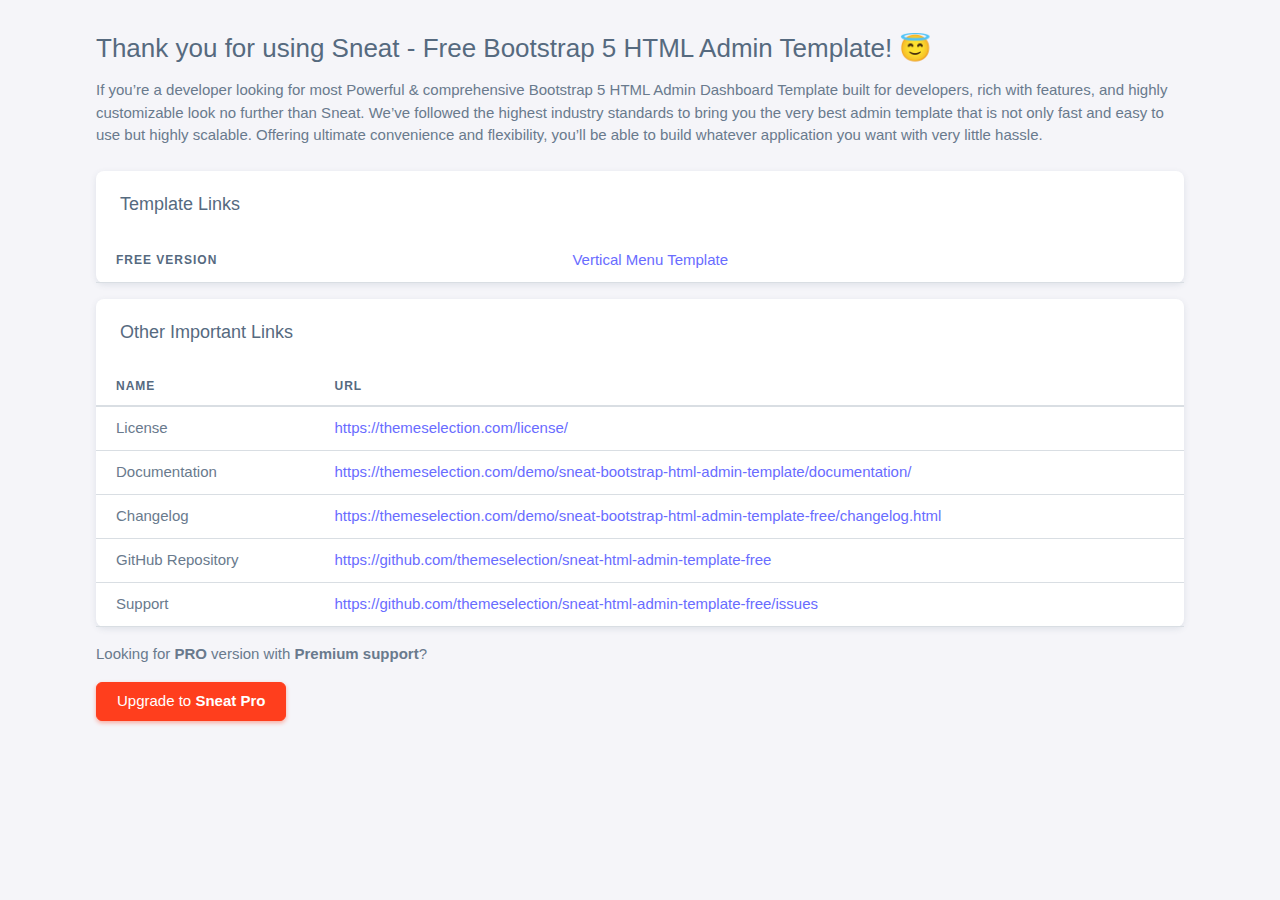
<file: blogs/index.html>
<!DOCTYPE html>


<html lang="en" class="light-style  customizer-hide" dir="ltr" data-theme="theme-default" data-assets-path="assets/"
  data-template="vertical-menu-template-no-customizer">

<head>
  <meta charset="utf-8" />
  <meta name="viewport"
    content="width=device-width, initial-scale=1.0, user-scalable=no, minimum-scale=1.0, maximum-scale=1.0" />

  <title>Sneat - Free Bootstrap 5 HTML Admin Template</title>

  <meta name="description" content="" />

  <!-- Favicon -->
  <link rel="icon" type="image/x-icon" href="assets/img/favicon/favicon.ico" />

  <!-- Fonts -->
  <link rel="preconnect" href="https://fonts.googleapis.com">
  <link rel="preconnect" href="https://fonts.gstatic.com" crossorigin>
  <link
    href="https://fonts.googleapis.com/css2?family=Open+Sans:ital,wght@0,300;0,400;0,500;0,600;0,700;1,300;1,400;1,500;1,600;1,700&display=swap"
    rel="stylesheet">

  <!-- Core CSS -->
  <link rel="stylesheet" href="assets/vendor/css/core.css" />
  <link rel="stylesheet" href="assets/vendor/css/theme-default.css" />
  <link rel="stylesheet" href="assets/css/demo.css" />
</head>

<body>

  <!-- Content -->
  <div class="container flex-grow-1 container-p-y my-2">
    <h3>Thank you for using Sneat - Free Bootstrap 5 HTML Admin Template! 😇</h3>
    <p>If you’re a developer looking for most Powerful & comprehensive Bootstrap 5 HTML Admin Dashboard Template built
      for developers, rich with features, and highly customizable look no further than Sneat. We’ve followed the highest
      industry standards to bring you the very best admin template that is not only fast and easy to use but highly
      scalable. Offering ultimate convenience and flexibility, you’ll be able to build whatever application you want
      with very little hassle.</p>

    <!-- Examples -->
    <div class="row mt-sm-4 mt-3">
      <div class="col-12 mb-3">
        <div class="card">
          <h5 class="card-header">Template Links</h5>
          <!-- Template Demo Links -->
          <table class="table">
            <tbody>
              <tr>
                <th>Free Version</th>
                <td><a href="html/index.html" target="_blank">Vertical Menu Template</a></td>
              </tr>
            </tbody>
          </table>
          <!--/ Template Demo Links -->
        </div>
      </div>

      <div class="col-12 mb-3">
        <div class="card">

          <h5 class="card-header">Other Important Links</h5>
          <!-- Other Links -->
          <table class="table">
            <thead>
              <tr>
                <th scope="col">Name</th>
                <th scope="col">URL</th>
              </tr>
            </thead>
            <tbody>

              <tr>
                <td>License </td>
                <td>
                  <a href="https://themeselection.com/license/" target="_blank">https://themeselection.com/license/</a>
                </td>
              </tr>

              <tr>
                <td>Documentation</td>
                <td>
                  <a href="https://themeselection.com/demo/sneat-bootstrap-html-admin-template/documentation/"
                    target="_blank">https://themeselection.com/demo/sneat-bootstrap-html-admin-template/documentation/</a>
                </td>
              </tr>

              <tr>
                <td>Changelog</td>
                <td>
                  <a href="https://themeselection.com/demo/sneat-bootstrap-html-admin-template-free/changelog.html"
                    target="_blank">https://themeselection.com/demo/sneat-bootstrap-html-admin-template-free/changelog.html</a>
                </td>
              </tr>


              <tr>
                <td>GitHub Repository</td>
                <td>
                  <a href="https://github.com/themeselection/sneat-html-admin-template-free"
                    target="_blank">https://github.com/themeselection/sneat-html-admin-template-free</a>
                </td>
              </tr>


              <tr>
                <td>Support</td>
                <td>
                  <a href="https://github.com/themeselection/sneat-html-admin-template-free/issues"
                    target="_blank">https://github.com/themeselection/sneat-html-admin-template-free/issues</a>
                </td>
              </tr>

            </tbody>
          </table>
          <!--/ Other Links -->
        </div>
      </div>

      <div class="col-12 mb-3">
        <p>Looking for <strong>PRO</strong> version with <strong>Premium support</strong>?</p>
        <div class="upgrade-to-pro">
          <a href="https://themeselection.com/products/sneat-bootstrap-html-admin-template/" target="_blank"
            class="btn btn-danger">Upgrade to <strong>Sneat Pro</strong></a>
        </div>
      </div>
    </div>
  </div>
  <!-- / Content -->

</body>

</html>
</file>
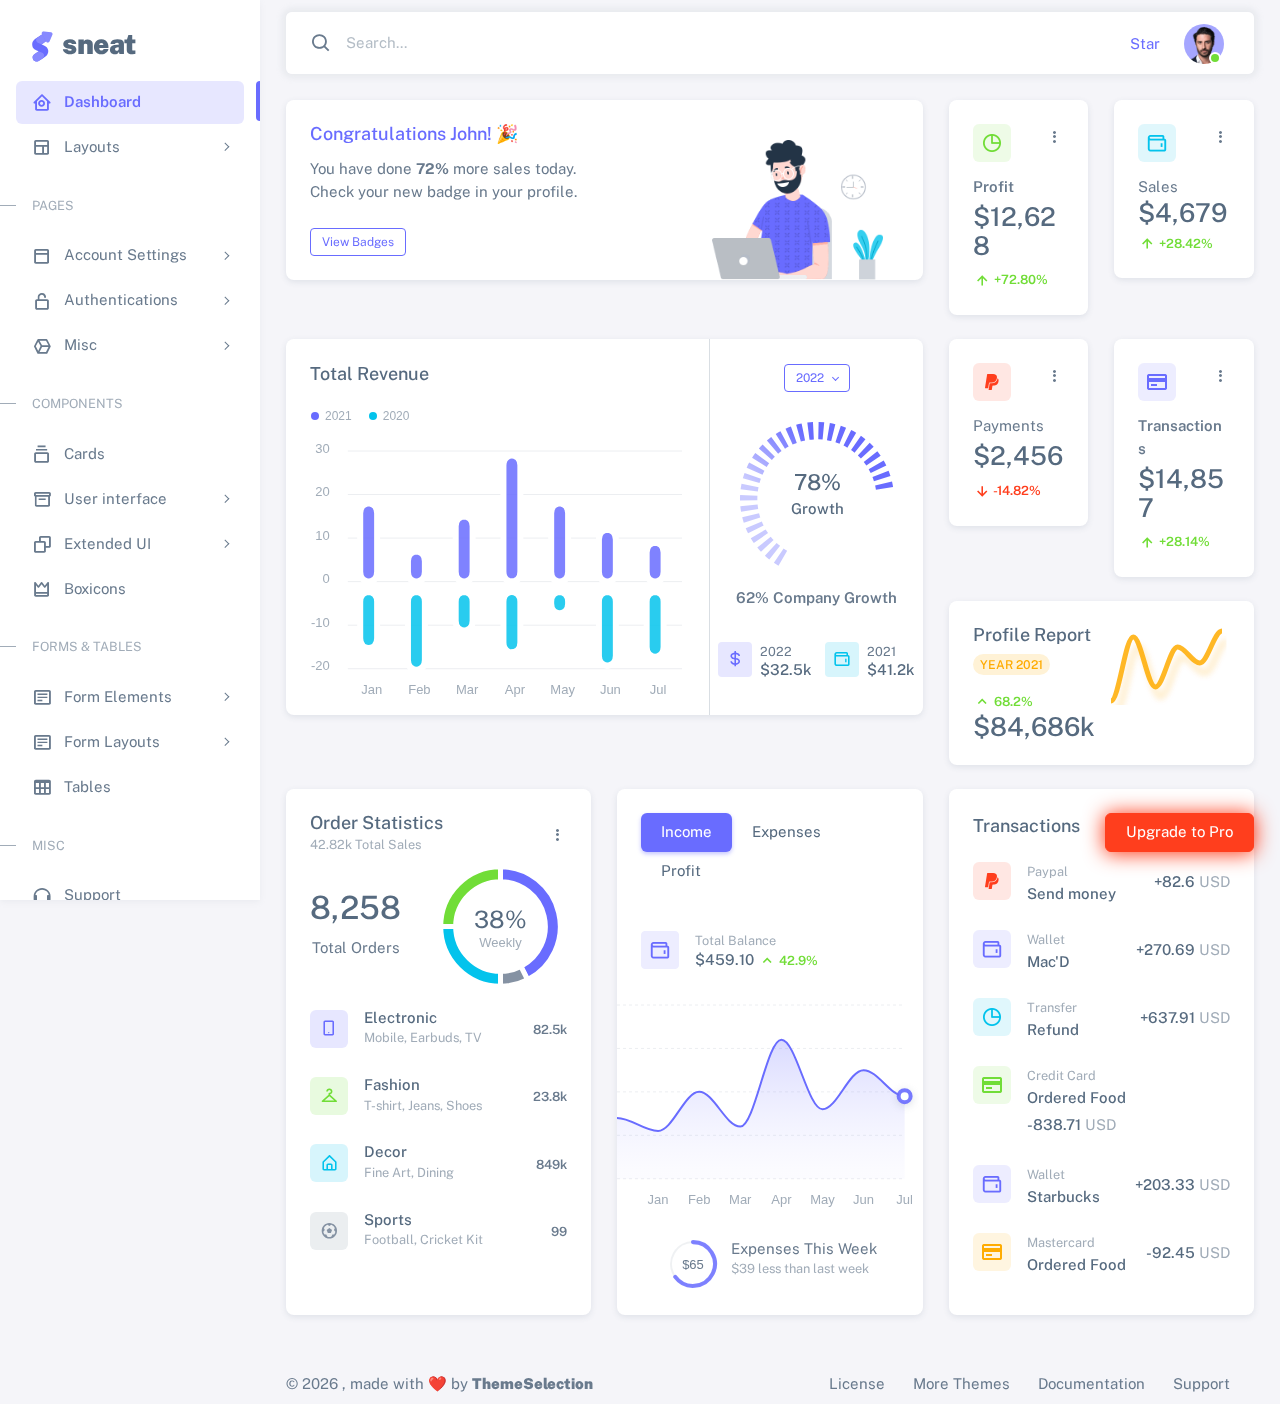
<file: blogs/html/index.html>
<!DOCTYPE html>

<!-- =========================================================
* Sneat - Bootstrap 5 HTML Admin Template - Pro | v1.0.0
==============================================================

* Product Page: https://themeselection.com/products/sneat-bootstrap-html-admin-template/
* Created by: ThemeSelection
* License: You must have a valid license purchased in order to legally use the theme for your project.
* Copyright ThemeSelection (https://themeselection.com)

=========================================================
 -->
<!-- beautify ignore:start -->
<html
  lang="en"
  class="light-style layout-menu-fixed"
  dir="ltr"
  data-theme="theme-default"
  data-assets-path="../assets/"
  data-template="vertical-menu-template-free"
>
  <head>
    <meta charset="utf-8" />
    <meta
      name="viewport"
      content="width=device-width, initial-scale=1.0, user-scalable=no, minimum-scale=1.0, maximum-scale=1.0"
    />

    <title>Dashboard - Analytics | Sneat - Bootstrap 5 HTML Admin Template - Pro</title>

    <meta name="description" content="" />

    <!-- Favicon -->
    <link rel="icon" type="image/x-icon" href="../assets/img/favicon/favicon.ico" />

    <!-- Fonts -->
    <link rel="preconnect" href="https://fonts.googleapis.com" />
    <link rel="preconnect" href="https://fonts.gstatic.com" crossorigin />
    <link
      href="https://fonts.googleapis.com/css2?family=Public+Sans:ital,wght@0,300;0,400;0,500;0,600;0,700;1,300;1,400;1,500;1,600;1,700&display=swap"
      rel="stylesheet"
    />

    <!-- Icons. Uncomment required icon fonts -->
    <link rel="stylesheet" href="../assets/vendor/fonts/boxicons.css" />

    <!-- Core CSS -->
    <link rel="stylesheet" href="../assets/vendor/css/core.css" class="template-customizer-core-css" />
    <link rel="stylesheet" href="../assets/vendor/css/theme-default.css" class="template-customizer-theme-css" />
    <link rel="stylesheet" href="../assets/css/demo.css" />

    <!-- Vendors CSS -->
    <link rel="stylesheet" href="../assets/vendor/libs/perfect-scrollbar/perfect-scrollbar.css" />

    <link rel="stylesheet" href="../assets/vendor/libs/apex-charts/apex-charts.css" />

    <!-- Page CSS -->

    <!-- Helpers -->
    <script src="../assets/vendor/js/helpers.js"></script>

    <!--! Template customizer & Theme config files MUST be included after core stylesheets and helpers.js in the <head> section -->
    <!--? Config:  Mandatory theme config file contain global vars & default theme options, Set your preferred theme option in this file.  -->
    <script src="../assets/js/config.js"></script>
  </head>

  <body>
    <!-- Layout wrapper -->
    <div class="layout-wrapper layout-content-navbar">
      <div class="layout-container">
        <!-- Menu -->

        <aside id="layout-menu" class="layout-menu menu-vertical menu bg-menu-theme">
          <div class="app-brand demo">
            <a href="index.html" class="app-brand-link">
              <span class="app-brand-logo demo">
                <svg
                  width="25"
                  viewBox="0 0 25 42"
                  version="1.1"
                  xmlns="http://www.w3.org/2000/svg"
                  xmlns:xlink="http://www.w3.org/1999/xlink"
                >
                  <defs>
                    <path
                      d="M13.7918663,0.358365126 L3.39788168,7.44174259 C0.566865006,9.69408886 -0.379795268,12.4788597 0.557900856,15.7960551 C0.68998853,16.2305145 1.09562888,17.7872135 3.12357076,19.2293357 C3.8146334,19.7207684 5.32369333,20.3834223 7.65075054,21.2172976 L7.59773219,21.2525164 L2.63468769,24.5493413 C0.445452254,26.3002124 0.0884951797,28.5083815 1.56381646,31.1738486 C2.83770406,32.8170431 5.20850219,33.2640127 7.09180128,32.5391577 C8.347334,32.0559211 11.4559176,30.0011079 16.4175519,26.3747182 C18.0338572,24.4997857 18.6973423,22.4544883 18.4080071,20.2388261 C17.963753,17.5346866 16.1776345,15.5799961 13.0496516,14.3747546 L10.9194936,13.4715819 L18.6192054,7.984237 L13.7918663,0.358365126 Z"
                      id="path-1"
                    ></path>
                    <path
                      d="M5.47320593,6.00457225 C4.05321814,8.216144 4.36334763,10.0722806 6.40359441,11.5729822 C8.61520715,12.571656 10.0999176,13.2171421 10.8577257,13.5094407 L15.5088241,14.433041 L18.6192054,7.984237 C15.5364148,3.11535317 13.9273018,0.573395879 13.7918663,0.358365126 C13.5790555,0.511491653 10.8061687,2.3935607 5.47320593,6.00457225 Z"
                      id="path-3"
                    ></path>
                    <path
                      d="M7.50063644,21.2294429 L12.3234468,23.3159332 C14.1688022,24.7579751 14.397098,26.4880487 13.008334,28.506154 C11.6195701,30.5242593 10.3099883,31.790241 9.07958868,32.3040991 C5.78142938,33.4346997 4.13234973,34 4.13234973,34 C4.13234973,34 2.75489982,33.0538207 2.37032616e-14,31.1614621 C-0.55822714,27.8186216 -0.55822714,26.0572515 -4.05231404e-15,25.8773518 C0.83734071,25.6075023 2.77988457,22.8248993 3.3049379,22.52991 C3.65497346,22.3332504 5.05353963,21.8997614 7.50063644,21.2294429 Z"
                      id="path-4"
                    ></path>
                    <path
                      d="M20.6,7.13333333 L25.6,13.8 C26.2627417,14.6836556 26.0836556,15.9372583 25.2,16.6 C24.8538077,16.8596443 24.4327404,17 24,17 L14,17 C12.8954305,17 12,16.1045695 12,15 C12,14.5672596 12.1403557,14.1461923 12.4,13.8 L17.4,7.13333333 C18.0627417,6.24967773 19.3163444,6.07059163 20.2,6.73333333 C20.3516113,6.84704183 20.4862915,6.981722 20.6,7.13333333 Z"
                      id="path-5"
                    ></path>
                  </defs>
                  <g id="g-app-brand" stroke="none" stroke-width="1" fill="none" fill-rule="evenodd">
                    <g id="Brand-Logo" transform="translate(-27.000000, -15.000000)">
                      <g id="Icon" transform="translate(27.000000, 15.000000)">
                        <g id="Mask" transform="translate(0.000000, 8.000000)">
                          <mask id="mask-2" fill="white">
                            <use xlink:href="#path-1"></use>
                          </mask>
                          <use fill="#696cff" xlink:href="#path-1"></use>
                          <g id="Path-3" mask="url(#mask-2)">
                            <use fill="#696cff" xlink:href="#path-3"></use>
                            <use fill-opacity="0.2" fill="#FFFFFF" xlink:href="#path-3"></use>
                          </g>
                          <g id="Path-4" mask="url(#mask-2)">
                            <use fill="#696cff" xlink:href="#path-4"></use>
                            <use fill-opacity="0.2" fill="#FFFFFF" xlink:href="#path-4"></use>
                          </g>
                        </g>
                        <g
                          id="Triangle"
                          transform="translate(19.000000, 11.000000) rotate(-300.000000) translate(-19.000000, -11.000000) "
                        >
                          <use fill="#696cff" xlink:href="#path-5"></use>
                          <use fill-opacity="0.2" fill="#FFFFFF" xlink:href="#path-5"></use>
                        </g>
                      </g>
                    </g>
                  </g>
                </svg>
              </span>
              <span class="app-brand-text demo menu-text fw-bolder ms-2">Sneat</span>
            </a>

            <a href="javascript:void(0);" class="layout-menu-toggle menu-link text-large ms-auto d-block d-xl-none">
              <i class="bx bx-chevron-left bx-sm align-middle"></i>
            </a>
          </div>

          <div class="menu-inner-shadow"></div>

          <ul class="menu-inner py-1">
            <!-- Dashboard -->
            <li class="menu-item active">
              <a href="index.html" class="menu-link">
                <i class="menu-icon tf-icons bx bx-home-circle"></i>
                <div data-i18n="Analytics">Dashboard</div>
              </a>
            </li>

            <!-- Layouts -->
            <li class="menu-item">
              <a href="javascript:void(0);" class="menu-link menu-toggle">
                <i class="menu-icon tf-icons bx bx-layout"></i>
                <div data-i18n="Layouts">Layouts</div>
              </a>

              <ul class="menu-sub">
                <li class="menu-item">
                  <a href="layouts-without-menu.html" class="menu-link">
                    <div data-i18n="Without menu">Without menu</div>
                  </a>
                </li>
                <li class="menu-item">
                  <a href="layouts-without-navbar.html" class="menu-link">
                    <div data-i18n="Without navbar">Without navbar</div>
                  </a>
                </li>
                <li class="menu-item">
                  <a href="layouts-container.html" class="menu-link">
                    <div data-i18n="Container">Container</div>
                  </a>
                </li>
                <li class="menu-item">
                  <a href="layouts-fluid.html" class="menu-link">
                    <div data-i18n="Fluid">Fluid</div>
                  </a>
                </li>
                <li class="menu-item">
                  <a href="layouts-blank.html" class="menu-link">
                    <div data-i18n="Blank">Blank</div>
                  </a>
                </li>
              </ul>
            </li>

            <li class="menu-header small text-uppercase">
              <span class="menu-header-text">Pages</span>
            </li>
            <li class="menu-item">
              <a href="javascript:void(0);" class="menu-link menu-toggle">
                <i class="menu-icon tf-icons bx bx-dock-top"></i>
                <div data-i18n="Account Settings">Account Settings</div>
              </a>
              <ul class="menu-sub">
                <li class="menu-item">
                  <a href="pages-account-settings-account.html" class="menu-link">
                    <div data-i18n="Account">Account</div>
                  </a>
                </li>
                <li class="menu-item">
                  <a href="pages-account-settings-notifications.html" class="menu-link">
                    <div data-i18n="Notifications">Notifications</div>
                  </a>
                </li>
                <li class="menu-item">
                  <a href="pages-account-settings-connections.html" class="menu-link">
                    <div data-i18n="Connections">Connections</div>
                  </a>
                </li>
              </ul>
            </li>
            <li class="menu-item">
              <a href="javascript:void(0);" class="menu-link menu-toggle">
                <i class="menu-icon tf-icons bx bx-lock-open-alt"></i>
                <div data-i18n="Authentications">Authentications</div>
              </a>
              <ul class="menu-sub">
                <li class="menu-item">
                  <a href="auth-login-basic.html" class="menu-link" target="_blank">
                    <div data-i18n="Basic">Login</div>
                  </a>
                </li>
                <li class="menu-item">
                  <a href="auth-register-basic.html" class="menu-link" target="_blank">
                    <div data-i18n="Basic">Register</div>
                  </a>
                </li>
                <li class="menu-item">
                  <a href="auth-forgot-password-basic.html" class="menu-link" target="_blank">
                    <div data-i18n="Basic">Forgot Password</div>
                  </a>
                </li>
              </ul>
            </li>
            <li class="menu-item">
              <a href="javascript:void(0);" class="menu-link menu-toggle">
                <i class="menu-icon tf-icons bx bx-cube-alt"></i>
                <div data-i18n="Misc">Misc</div>
              </a>
              <ul class="menu-sub">
                <li class="menu-item">
                  <a href="pages-misc-error.html" class="menu-link">
                    <div data-i18n="Error">Error</div>
                  </a>
                </li>
                <li class="menu-item">
                  <a href="pages-misc-under-maintenance.html" class="menu-link">
                    <div data-i18n="Under Maintenance">Under Maintenance</div>
                  </a>
                </li>
              </ul>
            </li>
            <!-- Components -->
            <li class="menu-header small text-uppercase"><span class="menu-header-text">Components</span></li>
            <!-- Cards -->
            <li class="menu-item">
              <a href="cards-basic.html" class="menu-link">
                <i class="menu-icon tf-icons bx bx-collection"></i>
                <div data-i18n="Basic">Cards</div>
              </a>
            </li>
            <!-- User interface -->
            <li class="menu-item">
              <a href="javascript:void(0)" class="menu-link menu-toggle">
                <i class="menu-icon tf-icons bx bx-box"></i>
                <div data-i18n="User interface">User interface</div>
              </a>
              <ul class="menu-sub">
                <li class="menu-item">
                  <a href="ui-accordion.html" class="menu-link">
                    <div data-i18n="Accordion">Accordion</div>
                  </a>
                </li>
                <li class="menu-item">
                  <a href="ui-alerts.html" class="menu-link">
                    <div data-i18n="Alerts">Alerts</div>
                  </a>
                </li>
                <li class="menu-item">
                  <a href="ui-badges.html" class="menu-link">
                    <div data-i18n="Badges">Badges</div>
                  </a>
                </li>
                <li class="menu-item">
                  <a href="ui-buttons.html" class="menu-link">
                    <div data-i18n="Buttons">Buttons</div>
                  </a>
                </li>
                <li class="menu-item">
                  <a href="ui-carousel.html" class="menu-link">
                    <div data-i18n="Carousel">Carousel</div>
                  </a>
                </li>
                <li class="menu-item">
                  <a href="ui-collapse.html" class="menu-link">
                    <div data-i18n="Collapse">Collapse</div>
                  </a>
                </li>
                <li class="menu-item">
                  <a href="ui-dropdowns.html" class="menu-link">
                    <div data-i18n="Dropdowns">Dropdowns</div>
                  </a>
                </li>
                <li class="menu-item">
                  <a href="ui-footer.html" class="menu-link">
                    <div data-i18n="Footer">Footer</div>
                  </a>
                </li>
                <li class="menu-item">
                  <a href="ui-list-groups.html" class="menu-link">
                    <div data-i18n="List Groups">List groups</div>
                  </a>
                </li>
                <li class="menu-item">
                  <a href="ui-modals.html" class="menu-link">
                    <div data-i18n="Modals">Modals</div>
                  </a>
                </li>
                <li class="menu-item">
                  <a href="ui-navbar.html" class="menu-link">
                    <div data-i18n="Navbar">Navbar</div>
                  </a>
                </li>
                <li class="menu-item">
                  <a href="ui-offcanvas.html" class="menu-link">
                    <div data-i18n="Offcanvas">Offcanvas</div>
                  </a>
                </li>
                <li class="menu-item">
                  <a href="ui-pagination-breadcrumbs.html" class="menu-link">
                    <div data-i18n="Pagination &amp; Breadcrumbs">Pagination &amp; Breadcrumbs</div>
                  </a>
                </li>
                <li class="menu-item">
                  <a href="ui-progress.html" class="menu-link">
                    <div data-i18n="Progress">Progress</div>
                  </a>
                </li>
                <li class="menu-item">
                  <a href="ui-spinners.html" class="menu-link">
                    <div data-i18n="Spinners">Spinners</div>
                  </a>
                </li>
                <li class="menu-item">
                  <a href="ui-tabs-pills.html" class="menu-link">
                    <div data-i18n="Tabs &amp; Pills">Tabs &amp; Pills</div>
                  </a>
                </li>
                <li class="menu-item">
                  <a href="ui-toasts.html" class="menu-link">
                    <div data-i18n="Toasts">Toasts</div>
                  </a>
                </li>
                <li class="menu-item">
                  <a href="ui-tooltips-popovers.html" class="menu-link">
                    <div data-i18n="Tooltips & Popovers">Tooltips &amp; popovers</div>
                  </a>
                </li>
                <li class="menu-item">
                  <a href="ui-typography.html" class="menu-link">
                    <div data-i18n="Typography">Typography</div>
                  </a>
                </li>
              </ul>
            </li>

            <!-- Extended components -->
            <li class="menu-item">
              <a href="javascript:void(0)" class="menu-link menu-toggle">
                <i class="menu-icon tf-icons bx bx-copy"></i>
                <div data-i18n="Extended UI">Extended UI</div>
              </a>
              <ul class="menu-sub">
                <li class="menu-item">
                  <a href="extended-ui-perfect-scrollbar.html" class="menu-link">
                    <div data-i18n="Perfect Scrollbar">Perfect scrollbar</div>
                  </a>
                </li>
                <li class="menu-item">
                  <a href="extended-ui-text-divider.html" class="menu-link">
                    <div data-i18n="Text Divider">Text Divider</div>
                  </a>
                </li>
              </ul>
            </li>

            <li class="menu-item">
              <a href="icons-boxicons.html" class="menu-link">
                <i class="menu-icon tf-icons bx bx-crown"></i>
                <div data-i18n="Boxicons">Boxicons</div>
              </a>
            </li>

            <!-- Forms & Tables -->
            <li class="menu-header small text-uppercase"><span class="menu-header-text">Forms &amp; Tables</span></li>
            <!-- Forms -->
            <li class="menu-item">
              <a href="javascript:void(0);" class="menu-link menu-toggle">
                <i class="menu-icon tf-icons bx bx-detail"></i>
                <div data-i18n="Form Elements">Form Elements</div>
              </a>
              <ul class="menu-sub">
                <li class="menu-item">
                  <a href="forms-basic-inputs.html" class="menu-link">
                    <div data-i18n="Basic Inputs">Basic Inputs</div>
                  </a>
                </li>
                <li class="menu-item">
                  <a href="forms-input-groups.html" class="menu-link">
                    <div data-i18n="Input groups">Input groups</div>
                  </a>
                </li>
              </ul>
            </li>
            <li class="menu-item">
              <a href="javascript:void(0);" class="menu-link menu-toggle">
                <i class="menu-icon tf-icons bx bx-detail"></i>
                <div data-i18n="Form Layouts">Form Layouts</div>
              </a>
              <ul class="menu-sub">
                <li class="menu-item">
                  <a href="form-layouts-vertical.html" class="menu-link">
                    <div data-i18n="Vertical Form">Vertical Form</div>
                  </a>
                </li>
                <li class="menu-item">
                  <a href="form-layouts-horizontal.html" class="menu-link">
                    <div data-i18n="Horizontal Form">Horizontal Form</div>
                  </a>
                </li>
              </ul>
            </li>
            <!-- Tables -->
            <li class="menu-item">
              <a href="tables-basic.html" class="menu-link">
                <i class="menu-icon tf-icons bx bx-table"></i>
                <div data-i18n="Tables">Tables</div>
              </a>
            </li>
            <!-- Misc -->
            <li class="menu-header small text-uppercase"><span class="menu-header-text">Misc</span></li>
            <li class="menu-item">
              <a
                href="https://github.com/themeselection/sneat-html-admin-template-free/issues"
                target="_blank"
                class="menu-link"
              >
                <i class="menu-icon tf-icons bx bx-support"></i>
                <div data-i18n="Support">Support</div>
              </a>
            </li>
            <li class="menu-item">
              <a
                href="https://themeselection.com/demo/sneat-bootstrap-html-admin-template/documentation/"
                target="_blank"
                class="menu-link"
              >
                <i class="menu-icon tf-icons bx bx-file"></i>
                <div data-i18n="Documentation">Documentation</div>
              </a>
            </li>
          </ul>
        </aside>
        <!-- / Menu -->

        <!-- Layout container -->
        <div class="layout-page">
          <!-- Navbar -->

          <nav
            class="layout-navbar container-xxl navbar navbar-expand-xl navbar-detached align-items-center bg-navbar-theme"
            id="layout-navbar"
          >
            <div class="layout-menu-toggle navbar-nav align-items-xl-center me-3 me-xl-0 d-xl-none">
              <a class="nav-item nav-link px-0 me-xl-4" href="javascript:void(0)">
                <i class="bx bx-menu bx-sm"></i>
              </a>
            </div>

            <div class="navbar-nav-right d-flex align-items-center" id="navbar-collapse">
              <!-- Search -->
              <div class="navbar-nav align-items-center">
                <div class="nav-item d-flex align-items-center">
                  <i class="bx bx-search fs-4 lh-0"></i>
                  <input
                    type="text"
                    class="form-control border-0 shadow-none"
                    placeholder="Search..."
                    aria-label="Search..."
                  />
                </div>
              </div>
              <!-- /Search -->

              <ul class="navbar-nav flex-row align-items-center ms-auto">
                <!-- Place this tag where you want the button to render. -->
                <li class="nav-item lh-1 me-3">
                  <a
                    class="github-button"
                    href="https://github.com/themeselection/sneat-html-admin-template-free"
                    data-icon="octicon-star"
                    data-size="large"
                    data-show-count="true"
                    aria-label="Star themeselection/sneat-html-admin-template-free on GitHub"
                    >Star</a
                  >
                </li>

                <!-- User -->
                <li class="nav-item navbar-dropdown dropdown-user dropdown">
                  <a class="nav-link dropdown-toggle hide-arrow" href="javascript:void(0);" data-bs-toggle="dropdown">
                    <div class="avatar avatar-online">
                      <img src="../assets/img/avatars/1.png" alt class="w-px-40 h-auto rounded-circle" />
                    </div>
                  </a>
                  <ul class="dropdown-menu dropdown-menu-end">
                    <li>
                      <a class="dropdown-item" href="#">
                        <div class="d-flex">
                          <div class="flex-shrink-0 me-3">
                            <div class="avatar avatar-online">
                              <img src="../assets/img/avatars/1.png" alt class="w-px-40 h-auto rounded-circle" />
                            </div>
                          </div>
                          <div class="flex-grow-1">
                            <span class="fw-semibold d-block">John Doe</span>
                            <small class="text-muted">Admin</small>
                          </div>
                        </div>
                      </a>
                    </li>
                    <li>
                      <div class="dropdown-divider"></div>
                    </li>
                    <li>
                      <a class="dropdown-item" href="#">
                        <i class="bx bx-user me-2"></i>
                        <span class="align-middle">My Profile</span>
                      </a>
                    </li>
                    <li>
                      <a class="dropdown-item" href="#">
                        <i class="bx bx-cog me-2"></i>
                        <span class="align-middle">Settings</span>
                      </a>
                    </li>
                    <li>
                      <a class="dropdown-item" href="#">
                        <span class="d-flex align-items-center align-middle">
                          <i class="flex-shrink-0 bx bx-credit-card me-2"></i>
                          <span class="flex-grow-1 align-middle">Billing</span>
                          <span class="flex-shrink-0 badge badge-center rounded-pill bg-danger w-px-20 h-px-20">4</span>
                        </span>
                      </a>
                    </li>
                    <li>
                      <div class="dropdown-divider"></div>
                    </li>
                    <li>
                      <a class="dropdown-item" href="auth-login-basic.html">
                        <i class="bx bx-power-off me-2"></i>
                        <span class="align-middle">Log Out</span>
                      </a>
                    </li>
                  </ul>
                </li>
                <!--/ User -->
              </ul>
            </div>
          </nav>

          <!-- / Navbar -->

          <!-- Content wrapper -->
          <div class="content-wrapper">
            <!-- Content -->

            <div class="container-xxl flex-grow-1 container-p-y">
              <div class="row">
                <div class="col-lg-8 mb-4 order-0">
                  <div class="card">
                    <div class="d-flex align-items-end row">
                      <div class="col-sm-7">
                        <div class="card-body">
                          <h5 class="card-title text-primary">Congratulations John! 🎉</h5>
                          <p class="mb-4">
                            You have done <span class="fw-bold">72%</span> more sales today. Check your new badge in
                            your profile.
                          </p>

                          <a href="javascript:;" class="btn btn-sm btn-outline-primary">View Badges</a>
                        </div>
                      </div>
                      <div class="col-sm-5 text-center text-sm-left">
                        <div class="card-body pb-0 px-0 px-md-4">
                          <img
                            src="../assets/img/illustrations/man-with-laptop-light.png"
                            height="140"
                            alt="View Badge User"
                            data-app-dark-img="illustrations/man-with-laptop-dark.png"
                            data-app-light-img="illustrations/man-with-laptop-light.png"
                          />
                        </div>
                      </div>
                    </div>
                  </div>
                </div>
                <div class="col-lg-4 col-md-4 order-1">
                  <div class="row">
                    <div class="col-lg-6 col-md-12 col-6 mb-4">
                      <div class="card">
                        <div class="card-body">
                          <div class="card-title d-flex align-items-start justify-content-between">
                            <div class="avatar flex-shrink-0">
                              <img
                                src="../assets/img/icons/unicons/chart-success.png"
                                alt="chart success"
                                class="rounded"
                              />
                            </div>
                            <div class="dropdown">
                              <button
                                class="btn p-0"
                                type="button"
                                id="cardOpt3"
                                data-bs-toggle="dropdown"
                                aria-haspopup="true"
                                aria-expanded="false"
                              >
                                <i class="bx bx-dots-vertical-rounded"></i>
                              </button>
                              <div class="dropdown-menu dropdown-menu-end" aria-labelledby="cardOpt3">
                                <a class="dropdown-item" href="javascript:void(0);">View More</a>
                                <a class="dropdown-item" href="javascript:void(0);">Delete</a>
                              </div>
                            </div>
                          </div>
                          <span class="fw-semibold d-block mb-1">Profit</span>
                          <h3 class="card-title mb-2">$12,628</h3>
                          <small class="text-success fw-semibold"><i class="bx bx-up-arrow-alt"></i> +72.80%</small>
                        </div>
                      </div>
                    </div>
                    <div class="col-lg-6 col-md-12 col-6 mb-4">
                      <div class="card">
                        <div class="card-body">
                          <div class="card-title d-flex align-items-start justify-content-between">
                            <div class="avatar flex-shrink-0">
                              <img
                                src="../assets/img/icons/unicons/wallet-info.png"
                                alt="Credit Card"
                                class="rounded"
                              />
                            </div>
                            <div class="dropdown">
                              <button
                                class="btn p-0"
                                type="button"
                                id="cardOpt6"
                                data-bs-toggle="dropdown"
                                aria-haspopup="true"
                                aria-expanded="false"
                              >
                                <i class="bx bx-dots-vertical-rounded"></i>
                              </button>
                              <div class="dropdown-menu dropdown-menu-end" aria-labelledby="cardOpt6">
                                <a class="dropdown-item" href="javascript:void(0);">View More</a>
                                <a class="dropdown-item" href="javascript:void(0);">Delete</a>
                              </div>
                            </div>
                          </div>
                          <span>Sales</span>
                          <h3 class="card-title text-nowrap mb-1">$4,679</h3>
                          <small class="text-success fw-semibold"><i class="bx bx-up-arrow-alt"></i> +28.42%</small>
                        </div>
                      </div>
                    </div>
                  </div>
                </div>
                <!-- Total Revenue -->
                <div class="col-12 col-lg-8 order-2 order-md-3 order-lg-2 mb-4">
                  <div class="card">
                    <div class="row row-bordered g-0">
                      <div class="col-md-8">
                        <h5 class="card-header m-0 me-2 pb-3">Total Revenue</h5>
                        <div id="totalRevenueChart" class="px-2"></div>
                      </div>
                      <div class="col-md-4">
                        <div class="card-body">
                          <div class="text-center">
                            <div class="dropdown">
                              <button
                                class="btn btn-sm btn-outline-primary dropdown-toggle"
                                type="button"
                                id="growthReportId"
                                data-bs-toggle="dropdown"
                                aria-haspopup="true"
                                aria-expanded="false"
                              >
                                2022
                              </button>
                              <div class="dropdown-menu dropdown-menu-end" aria-labelledby="growthReportId">
                                <a class="dropdown-item" href="javascript:void(0);">2021</a>
                                <a class="dropdown-item" href="javascript:void(0);">2020</a>
                                <a class="dropdown-item" href="javascript:void(0);">2019</a>
                              </div>
                            </div>
                          </div>
                        </div>
                        <div id="growthChart"></div>
                        <div class="text-center fw-semibold pt-3 mb-2">62% Company Growth</div>

                        <div class="d-flex px-xxl-4 px-lg-2 p-4 gap-xxl-3 gap-lg-1 gap-3 justify-content-between">
                          <div class="d-flex">
                            <div class="me-2">
                              <span class="badge bg-label-primary p-2"><i class="bx bx-dollar text-primary"></i></span>
                            </div>
                            <div class="d-flex flex-column">
                              <small>2022</small>
                              <h6 class="mb-0">$32.5k</h6>
                            </div>
                          </div>
                          <div class="d-flex">
                            <div class="me-2">
                              <span class="badge bg-label-info p-2"><i class="bx bx-wallet text-info"></i></span>
                            </div>
                            <div class="d-flex flex-column">
                              <small>2021</small>
                              <h6 class="mb-0">$41.2k</h6>
                            </div>
                          </div>
                        </div>
                      </div>
                    </div>
                  </div>
                </div>
                <!--/ Total Revenue -->
                <div class="col-12 col-md-8 col-lg-4 order-3 order-md-2">
                  <div class="row">
                    <div class="col-6 mb-4">
                      <div class="card">
                        <div class="card-body">
                          <div class="card-title d-flex align-items-start justify-content-between">
                            <div class="avatar flex-shrink-0">
                              <img src="../assets/img/icons/unicons/paypal.png" alt="Credit Card" class="rounded" />
                            </div>
                            <div class="dropdown">
                              <button
                                class="btn p-0"
                                type="button"
                                id="cardOpt4"
                                data-bs-toggle="dropdown"
                                aria-haspopup="true"
                                aria-expanded="false"
                              >
                                <i class="bx bx-dots-vertical-rounded"></i>
                              </button>
                              <div class="dropdown-menu dropdown-menu-end" aria-labelledby="cardOpt4">
                                <a class="dropdown-item" href="javascript:void(0);">View More</a>
                                <a class="dropdown-item" href="javascript:void(0);">Delete</a>
                              </div>
                            </div>
                          </div>
                          <span class="d-block mb-1">Payments</span>
                          <h3 class="card-title text-nowrap mb-2">$2,456</h3>
                          <small class="text-danger fw-semibold"><i class="bx bx-down-arrow-alt"></i> -14.82%</small>
                        </div>
                      </div>
                    </div>
                    <div class="col-6 mb-4">
                      <div class="card">
                        <div class="card-body">
                          <div class="card-title d-flex align-items-start justify-content-between">
                            <div class="avatar flex-shrink-0">
                              <img src="../assets/img/icons/unicons/cc-primary.png" alt="Credit Card" class="rounded" />
                            </div>
                            <div class="dropdown">
                              <button
                                class="btn p-0"
                                type="button"
                                id="cardOpt1"
                                data-bs-toggle="dropdown"
                                aria-haspopup="true"
                                aria-expanded="false"
                              >
                                <i class="bx bx-dots-vertical-rounded"></i>
                              </button>
                              <div class="dropdown-menu" aria-labelledby="cardOpt1">
                                <a class="dropdown-item" href="javascript:void(0);">View More</a>
                                <a class="dropdown-item" href="javascript:void(0);">Delete</a>
                              </div>
                            </div>
                          </div>
                          <span class="fw-semibold d-block mb-1">Transactions</span>
                          <h3 class="card-title mb-2">$14,857</h3>
                          <small class="text-success fw-semibold"><i class="bx bx-up-arrow-alt"></i> +28.14%</small>
                        </div>
                      </div>
                    </div>
                    <!-- </div>
    <div class="row"> -->
                    <div class="col-12 mb-4">
                      <div class="card">
                        <div class="card-body">
                          <div class="d-flex justify-content-between flex-sm-row flex-column gap-3">
                            <div class="d-flex flex-sm-column flex-row align-items-start justify-content-between">
                              <div class="card-title">
                                <h5 class="text-nowrap mb-2">Profile Report</h5>
                                <span class="badge bg-label-warning rounded-pill">Year 2021</span>
                              </div>
                              <div class="mt-sm-auto">
                                <small class="text-success text-nowrap fw-semibold"
                                  ><i class="bx bx-chevron-up"></i> 68.2%</small
                                >
                                <h3 class="mb-0">$84,686k</h3>
                              </div>
                            </div>
                            <div id="profileReportChart"></div>
                          </div>
                        </div>
                      </div>
                    </div>
                  </div>
                </div>
              </div>
              <div class="row">
                <!-- Order Statistics -->
                <div class="col-md-6 col-lg-4 col-xl-4 order-0 mb-4">
                  <div class="card h-100">
                    <div class="card-header d-flex align-items-center justify-content-between pb-0">
                      <div class="card-title mb-0">
                        <h5 class="m-0 me-2">Order Statistics</h5>
                        <small class="text-muted">42.82k Total Sales</small>
                      </div>
                      <div class="dropdown">
                        <button
                          class="btn p-0"
                          type="button"
                          id="orederStatistics"
                          data-bs-toggle="dropdown"
                          aria-haspopup="true"
                          aria-expanded="false"
                        >
                          <i class="bx bx-dots-vertical-rounded"></i>
                        </button>
                        <div class="dropdown-menu dropdown-menu-end" aria-labelledby="orederStatistics">
                          <a class="dropdown-item" href="javascript:void(0);">Select All</a>
                          <a class="dropdown-item" href="javascript:void(0);">Refresh</a>
                          <a class="dropdown-item" href="javascript:void(0);">Share</a>
                        </div>
                      </div>
                    </div>
                    <div class="card-body">
                      <div class="d-flex justify-content-between align-items-center mb-3">
                        <div class="d-flex flex-column align-items-center gap-1">
                          <h2 class="mb-2">8,258</h2>
                          <span>Total Orders</span>
                        </div>
                        <div id="orderStatisticsChart"></div>
                      </div>
                      <ul class="p-0 m-0">
                        <li class="d-flex mb-4 pb-1">
                          <div class="avatar flex-shrink-0 me-3">
                            <span class="avatar-initial rounded bg-label-primary"
                              ><i class="bx bx-mobile-alt"></i
                            ></span>
                          </div>
                          <div class="d-flex w-100 flex-wrap align-items-center justify-content-between gap-2">
                            <div class="me-2">
                              <h6 class="mb-0">Electronic</h6>
                              <small class="text-muted">Mobile, Earbuds, TV</small>
                            </div>
                            <div class="user-progress">
                              <small class="fw-semibold">82.5k</small>
                            </div>
                          </div>
                        </li>
                        <li class="d-flex mb-4 pb-1">
                          <div class="avatar flex-shrink-0 me-3">
                            <span class="avatar-initial rounded bg-label-success"><i class="bx bx-closet"></i></span>
                          </div>
                          <div class="d-flex w-100 flex-wrap align-items-center justify-content-between gap-2">
                            <div class="me-2">
                              <h6 class="mb-0">Fashion</h6>
                              <small class="text-muted">T-shirt, Jeans, Shoes</small>
                            </div>
                            <div class="user-progress">
                              <small class="fw-semibold">23.8k</small>
                            </div>
                          </div>
                        </li>
                        <li class="d-flex mb-4 pb-1">
                          <div class="avatar flex-shrink-0 me-3">
                            <span class="avatar-initial rounded bg-label-info"><i class="bx bx-home-alt"></i></span>
                          </div>
                          <div class="d-flex w-100 flex-wrap align-items-center justify-content-between gap-2">
                            <div class="me-2">
                              <h6 class="mb-0">Decor</h6>
                              <small class="text-muted">Fine Art, Dining</small>
                            </div>
                            <div class="user-progress">
                              <small class="fw-semibold">849k</small>
                            </div>
                          </div>
                        </li>
                        <li class="d-flex">
                          <div class="avatar flex-shrink-0 me-3">
                            <span class="avatar-initial rounded bg-label-secondary"
                              ><i class="bx bx-football"></i
                            ></span>
                          </div>
                          <div class="d-flex w-100 flex-wrap align-items-center justify-content-between gap-2">
                            <div class="me-2">
                              <h6 class="mb-0">Sports</h6>
                              <small class="text-muted">Football, Cricket Kit</small>
                            </div>
                            <div class="user-progress">
                              <small class="fw-semibold">99</small>
                            </div>
                          </div>
                        </li>
                      </ul>
                    </div>
                  </div>
                </div>
                <!--/ Order Statistics -->

                <!-- Expense Overview -->
                <div class="col-md-6 col-lg-4 order-1 mb-4">
                  <div class="card h-100">
                    <div class="card-header">
                      <ul class="nav nav-pills" role="tablist">
                        <li class="nav-item">
                          <button
                            type="button"
                            class="nav-link active"
                            role="tab"
                            data-bs-toggle="tab"
                            data-bs-target="#navs-tabs-line-card-income"
                            aria-controls="navs-tabs-line-card-income"
                            aria-selected="true"
                          >
                            Income
                          </button>
                        </li>
                        <li class="nav-item">
                          <button type="button" class="nav-link" role="tab">Expenses</button>
                        </li>
                        <li class="nav-item">
                          <button type="button" class="nav-link" role="tab">Profit</button>
                        </li>
                      </ul>
                    </div>
                    <div class="card-body px-0">
                      <div class="tab-content p-0">
                        <div class="tab-pane fade show active" id="navs-tabs-line-card-income" role="tabpanel">
                          <div class="d-flex p-4 pt-3">
                            <div class="avatar flex-shrink-0 me-3">
                              <img src="../assets/img/icons/unicons/wallet.png" alt="User" />
                            </div>
                            <div>
                              <small class="text-muted d-block">Total Balance</small>
                              <div class="d-flex align-items-center">
                                <h6 class="mb-0 me-1">$459.10</h6>
                                <small class="text-success fw-semibold">
                                  <i class="bx bx-chevron-up"></i>
                                  42.9%
                                </small>
                              </div>
                            </div>
                          </div>
                          <div id="incomeChart"></div>
                          <div class="d-flex justify-content-center pt-4 gap-2">
                            <div class="flex-shrink-0">
                              <div id="expensesOfWeek"></div>
                            </div>
                            <div>
                              <p class="mb-n1 mt-1">Expenses This Week</p>
                              <small class="text-muted">$39 less than last week</small>
                            </div>
                          </div>
                        </div>
                      </div>
                    </div>
                  </div>
                </div>
                <!--/ Expense Overview -->

                <!-- Transactions -->
                <div class="col-md-6 col-lg-4 order-2 mb-4">
                  <div class="card h-100">
                    <div class="card-header d-flex align-items-center justify-content-between">
                      <h5 class="card-title m-0 me-2">Transactions</h5>
                      <div class="dropdown">
                        <button
                          class="btn p-0"
                          type="button"
                          id="transactionID"
                          data-bs-toggle="dropdown"
                          aria-haspopup="true"
                          aria-expanded="false"
                        >
                          <i class="bx bx-dots-vertical-rounded"></i>
                        </button>
                        <div class="dropdown-menu dropdown-menu-end" aria-labelledby="transactionID">
                          <a class="dropdown-item" href="javascript:void(0);">Last 28 Days</a>
                          <a class="dropdown-item" href="javascript:void(0);">Last Month</a>
                          <a class="dropdown-item" href="javascript:void(0);">Last Year</a>
                        </div>
                      </div>
                    </div>
                    <div class="card-body">
                      <ul class="p-0 m-0">
                        <li class="d-flex mb-4 pb-1">
                          <div class="avatar flex-shrink-0 me-3">
                            <img src="../assets/img/icons/unicons/paypal.png" alt="User" class="rounded" />
                          </div>
                          <div class="d-flex w-100 flex-wrap align-items-center justify-content-between gap-2">
                            <div class="me-2">
                              <small class="text-muted d-block mb-1">Paypal</small>
                              <h6 class="mb-0">Send money</h6>
                            </div>
                            <div class="user-progress d-flex align-items-center gap-1">
                              <h6 class="mb-0">+82.6</h6>
                              <span class="text-muted">USD</span>
                            </div>
                          </div>
                        </li>
                        <li class="d-flex mb-4 pb-1">
                          <div class="avatar flex-shrink-0 me-3">
                            <img src="../assets/img/icons/unicons/wallet.png" alt="User" class="rounded" />
                          </div>
                          <div class="d-flex w-100 flex-wrap align-items-center justify-content-between gap-2">
                            <div class="me-2">
                              <small class="text-muted d-block mb-1">Wallet</small>
                              <h6 class="mb-0">Mac'D</h6>
                            </div>
                            <div class="user-progress d-flex align-items-center gap-1">
                              <h6 class="mb-0">+270.69</h6>
                              <span class="text-muted">USD</span>
                            </div>
                          </div>
                        </li>
                        <li class="d-flex mb-4 pb-1">
                          <div class="avatar flex-shrink-0 me-3">
                            <img src="../assets/img/icons/unicons/chart.png" alt="User" class="rounded" />
                          </div>
                          <div class="d-flex w-100 flex-wrap align-items-center justify-content-between gap-2">
                            <div class="me-2">
                              <small class="text-muted d-block mb-1">Transfer</small>
                              <h6 class="mb-0">Refund</h6>
                            </div>
                            <div class="user-progress d-flex align-items-center gap-1">
                              <h6 class="mb-0">+637.91</h6>
                              <span class="text-muted">USD</span>
                            </div>
                          </div>
                        </li>
                        <li class="d-flex mb-4 pb-1">
                          <div class="avatar flex-shrink-0 me-3">
                            <img src="../assets/img/icons/unicons/cc-success.png" alt="User" class="rounded" />
                          </div>
                          <div class="d-flex w-100 flex-wrap align-items-center justify-content-between gap-2">
                            <div class="me-2">
                              <small class="text-muted d-block mb-1">Credit Card</small>
                              <h6 class="mb-0">Ordered Food</h6>
                            </div>
                            <div class="user-progress d-flex align-items-center gap-1">
                              <h6 class="mb-0">-838.71</h6>
                              <span class="text-muted">USD</span>
                            </div>
                          </div>
                        </li>
                        <li class="d-flex mb-4 pb-1">
                          <div class="avatar flex-shrink-0 me-3">
                            <img src="../assets/img/icons/unicons/wallet.png" alt="User" class="rounded" />
                          </div>
                          <div class="d-flex w-100 flex-wrap align-items-center justify-content-between gap-2">
                            <div class="me-2">
                              <small class="text-muted d-block mb-1">Wallet</small>
                              <h6 class="mb-0">Starbucks</h6>
                            </div>
                            <div class="user-progress d-flex align-items-center gap-1">
                              <h6 class="mb-0">+203.33</h6>
                              <span class="text-muted">USD</span>
                            </div>
                          </div>
                        </li>
                        <li class="d-flex">
                          <div class="avatar flex-shrink-0 me-3">
                            <img src="../assets/img/icons/unicons/cc-warning.png" alt="User" class="rounded" />
                          </div>
                          <div class="d-flex w-100 flex-wrap align-items-center justify-content-between gap-2">
                            <div class="me-2">
                              <small class="text-muted d-block mb-1">Mastercard</small>
                              <h6 class="mb-0">Ordered Food</h6>
                            </div>
                            <div class="user-progress d-flex align-items-center gap-1">
                              <h6 class="mb-0">-92.45</h6>
                              <span class="text-muted">USD</span>
                            </div>
                          </div>
                        </li>
                      </ul>
                    </div>
                  </div>
                </div>
                <!--/ Transactions -->
              </div>
            </div>
            <!-- / Content -->

            <!-- Footer -->
            <footer class="content-footer footer bg-footer-theme">
              <div class="container-xxl d-flex flex-wrap justify-content-between py-2 flex-md-row flex-column">
                <div class="mb-2 mb-md-0">
                  ©
                  <script>
                    document.write(new Date().getFullYear());
                  </script>
                  , made with ❤️ by
                  <a href="https://themeselection.com" target="_blank" class="footer-link fw-bolder">ThemeSelection</a>
                </div>
                <div>
                  <a href="https://themeselection.com/license/" class="footer-link me-4" target="_blank">License</a>
                  <a href="https://themeselection.com/" target="_blank" class="footer-link me-4">More Themes</a>

                  <a
                    href="https://themeselection.com/demo/sneat-bootstrap-html-admin-template/documentation/"
                    target="_blank"
                    class="footer-link me-4"
                    >Documentation</a
                  >

                  <a
                    href="https://github.com/themeselection/sneat-html-admin-template-free/issues"
                    target="_blank"
                    class="footer-link me-4"
                    >Support</a
                  >
                </div>
              </div>
            </footer>
            <!-- / Footer -->

            <div class="content-backdrop fade"></div>
          </div>
          <!-- Content wrapper -->
        </div>
        <!-- / Layout page -->
      </div>

      <!-- Overlay -->
      <div class="layout-overlay layout-menu-toggle"></div>
    </div>
    <!-- / Layout wrapper -->

    <div class="buy-now">
      <a
        href="https://themeselection.com/products/sneat-bootstrap-html-admin-template/"
        target="_blank"
        class="btn btn-danger btn-buy-now"
        >Upgrade to Pro</a
      >
    </div>

    <!-- Core JS -->
    <!-- build:js assets/vendor/js/core.js -->
    <script src="../assets/vendor/libs/jquery/jquery.js"></script>
    <script src="../assets/vendor/libs/popper/popper.js"></script>
    <script src="../assets/vendor/js/bootstrap.js"></script>
    <script src="../assets/vendor/libs/perfect-scrollbar/perfect-scrollbar.js"></script>

    <script src="../assets/vendor/js/menu.js"></script>
    <!-- endbuild -->

    <!-- Vendors JS -->
    <script src="../assets/vendor/libs/apex-charts/apexcharts.js"></script>

    <!-- Main JS -->
    <script src="../assets/js/main.js"></script>

    <!-- Page JS -->
    <script src="../assets/js/dashboards-analytics.js"></script>

    <!-- Place this tag in your head or just before your close body tag. -->
    <script async defer src="https://buttons.github.io/buttons.js"></script>
  </body>
</html>
</file>
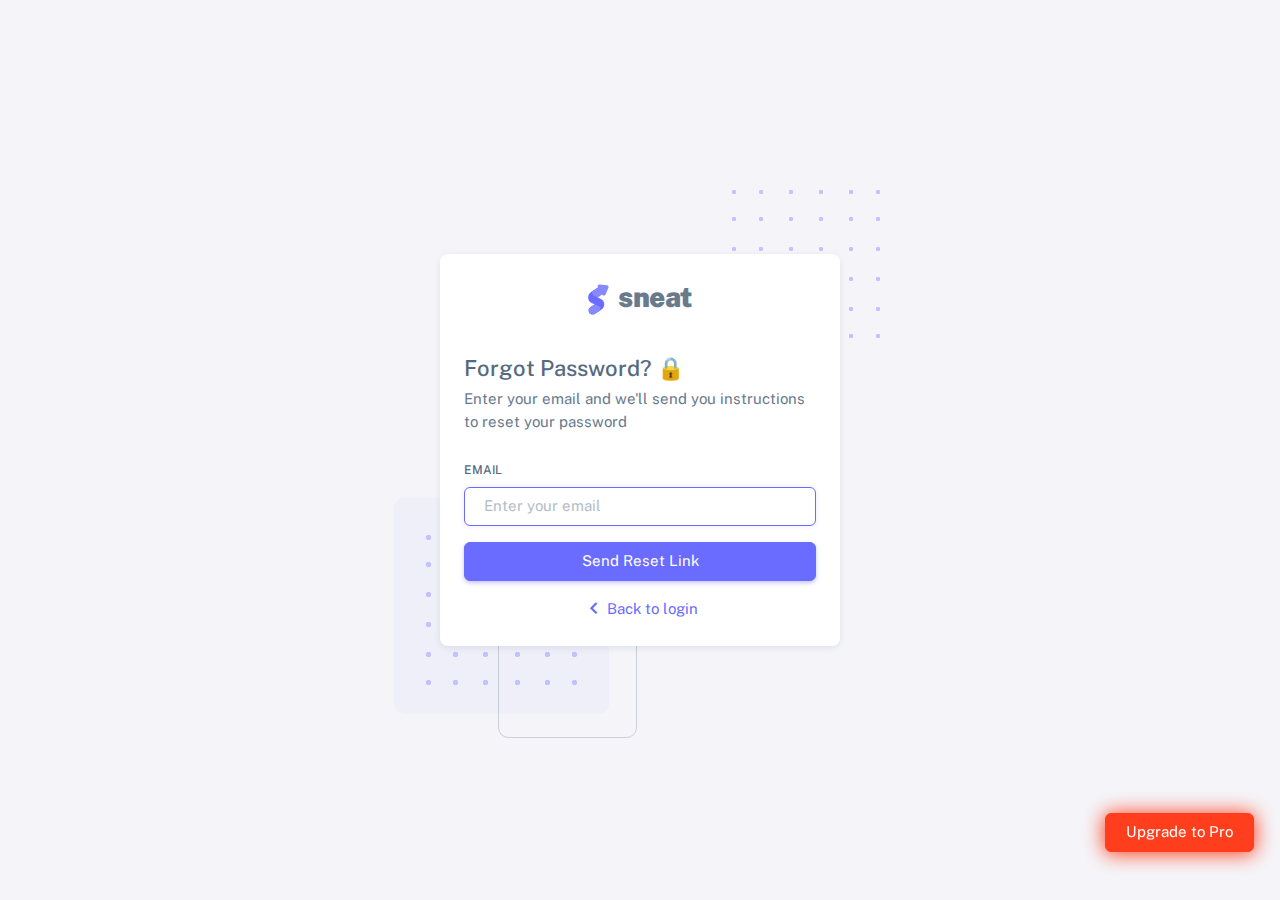
<file: blogs/html/auth-forgot-password-basic.html>
<!DOCTYPE html>

<!-- =========================================================
* Sneat - Bootstrap 5 HTML Admin Template - Pro | v1.0.0
==============================================================

* Product Page: https://themeselection.com/products/sneat-bootstrap-html-admin-template/
* Created by: ThemeSelection
* License: You must have a valid license purchased in order to legally use the theme for your project.
* Copyright ThemeSelection (https://themeselection.com)

=========================================================
 -->
<!-- beautify ignore:start -->
<html
  lang="en"
  class="light-style customizer-hide"
  dir="ltr"
  data-theme="theme-default"
  data-assets-path="../assets/"
  data-template="vertical-menu-template-free"
>
  <head>
    <meta charset="utf-8" />
    <meta
      name="viewport"
      content="width=device-width, initial-scale=1.0, user-scalable=no, minimum-scale=1.0, maximum-scale=1.0"
    />

    <title>Forgot Password Basic - Pages | Sneat - Bootstrap 5 HTML Admin Template - Pro</title>

    <meta name="description" content="" />

    <!-- Favicon -->
    <link rel="icon" type="image/x-icon" href="../assets/img/favicon/favicon.ico" />

    <!-- Fonts -->
    <link rel="preconnect" href="https://fonts.googleapis.com" />
    <link rel="preconnect" href="https://fonts.gstatic.com" crossorigin />
    <link
      href="https://fonts.googleapis.com/css2?family=Public+Sans:ital,wght@0,300;0,400;0,500;0,600;0,700;1,300;1,400;1,500;1,600;1,700&display=swap"
      rel="stylesheet"
    />

    <!-- Icons. Uncomment required icon fonts -->
    <link rel="stylesheet" href="../assets/vendor/fonts/boxicons.css" />

    <!-- Core CSS -->
    <link rel="stylesheet" href="../assets/vendor/css/core.css" class="template-customizer-core-css" />
    <link rel="stylesheet" href="../assets/vendor/css/theme-default.css" class="template-customizer-theme-css" />
    <link rel="stylesheet" href="../assets/css/demo.css" />

    <!-- Vendors CSS -->
    <link rel="stylesheet" href="../assets/vendor/libs/perfect-scrollbar/perfect-scrollbar.css" />

    <!-- Page CSS -->
    <!-- Page -->
    <link rel="stylesheet" href="../assets/vendor/css/pages/page-auth.css" />
    <!-- Helpers -->
    <script src="../assets/vendor/js/helpers.js"></script>

    <!--! Template customizer & Theme config files MUST be included after core stylesheets and helpers.js in the <head> section -->
    <!--? Config:  Mandatory theme config file contain global vars & default theme options, Set your preferred theme option in this file.  -->
    <script src="../assets/js/config.js"></script>
  </head>

  <body>
    <!-- Content -->

    <div class="container-xxl">
      <div class="authentication-wrapper authentication-basic container-p-y">
        <div class="authentication-inner py-4">
          <!-- Forgot Password -->
          <div class="card">
            <div class="card-body">
              <!-- Logo -->
              <div class="app-brand justify-content-center">
                <a href="index.html" class="app-brand-link gap-2">
                  <span class="app-brand-logo demo">
                    <svg
                      width="25"
                      viewBox="0 0 25 42"
                      version="1.1"
                      xmlns="http://www.w3.org/2000/svg"
                      xmlns:xlink="http://www.w3.org/1999/xlink"
                    >
                      <defs>
                        <path
                          d="M13.7918663,0.358365126 L3.39788168,7.44174259 C0.566865006,9.69408886 -0.379795268,12.4788597 0.557900856,15.7960551 C0.68998853,16.2305145 1.09562888,17.7872135 3.12357076,19.2293357 C3.8146334,19.7207684 5.32369333,20.3834223 7.65075054,21.2172976 L7.59773219,21.2525164 L2.63468769,24.5493413 C0.445452254,26.3002124 0.0884951797,28.5083815 1.56381646,31.1738486 C2.83770406,32.8170431 5.20850219,33.2640127 7.09180128,32.5391577 C8.347334,32.0559211 11.4559176,30.0011079 16.4175519,26.3747182 C18.0338572,24.4997857 18.6973423,22.4544883 18.4080071,20.2388261 C17.963753,17.5346866 16.1776345,15.5799961 13.0496516,14.3747546 L10.9194936,13.4715819 L18.6192054,7.984237 L13.7918663,0.358365126 Z"
                          id="path-1"
                        ></path>
                        <path
                          d="M5.47320593,6.00457225 C4.05321814,8.216144 4.36334763,10.0722806 6.40359441,11.5729822 C8.61520715,12.571656 10.0999176,13.2171421 10.8577257,13.5094407 L15.5088241,14.433041 L18.6192054,7.984237 C15.5364148,3.11535317 13.9273018,0.573395879 13.7918663,0.358365126 C13.5790555,0.511491653 10.8061687,2.3935607 5.47320593,6.00457225 Z"
                          id="path-3"
                        ></path>
                        <path
                          d="M7.50063644,21.2294429 L12.3234468,23.3159332 C14.1688022,24.7579751 14.397098,26.4880487 13.008334,28.506154 C11.6195701,30.5242593 10.3099883,31.790241 9.07958868,32.3040991 C5.78142938,33.4346997 4.13234973,34 4.13234973,34 C4.13234973,34 2.75489982,33.0538207 2.37032616e-14,31.1614621 C-0.55822714,27.8186216 -0.55822714,26.0572515 -4.05231404e-15,25.8773518 C0.83734071,25.6075023 2.77988457,22.8248993 3.3049379,22.52991 C3.65497346,22.3332504 5.05353963,21.8997614 7.50063644,21.2294429 Z"
                          id="path-4"
                        ></path>
                        <path
                          d="M20.6,7.13333333 L25.6,13.8 C26.2627417,14.6836556 26.0836556,15.9372583 25.2,16.6 C24.8538077,16.8596443 24.4327404,17 24,17 L14,17 C12.8954305,17 12,16.1045695 12,15 C12,14.5672596 12.1403557,14.1461923 12.4,13.8 L17.4,7.13333333 C18.0627417,6.24967773 19.3163444,6.07059163 20.2,6.73333333 C20.3516113,6.84704183 20.4862915,6.981722 20.6,7.13333333 Z"
                          id="path-5"
                        ></path>
                      </defs>
                      <g id="g-app-brand" stroke="none" stroke-width="1" fill="none" fill-rule="evenodd">
                        <g id="Brand-Logo" transform="translate(-27.000000, -15.000000)">
                          <g id="Icon" transform="translate(27.000000, 15.000000)">
                            <g id="Mask" transform="translate(0.000000, 8.000000)">
                              <mask id="mask-2" fill="white">
                                <use xlink:href="#path-1"></use>
                              </mask>
                              <use fill="#696cff" xlink:href="#path-1"></use>
                              <g id="Path-3" mask="url(#mask-2)">
                                <use fill="#696cff" xlink:href="#path-3"></use>
                                <use fill-opacity="0.2" fill="#FFFFFF" xlink:href="#path-3"></use>
                              </g>
                              <g id="Path-4" mask="url(#mask-2)">
                                <use fill="#696cff" xlink:href="#path-4"></use>
                                <use fill-opacity="0.2" fill="#FFFFFF" xlink:href="#path-4"></use>
                              </g>
                            </g>
                            <g
                              id="Triangle"
                              transform="translate(19.000000, 11.000000) rotate(-300.000000) translate(-19.000000, -11.000000) "
                            >
                              <use fill="#696cff" xlink:href="#path-5"></use>
                              <use fill-opacity="0.2" fill="#FFFFFF" xlink:href="#path-5"></use>
                            </g>
                          </g>
                        </g>
                      </g>
                    </svg>
                  </span>
                  <span class="app-brand-text demo text-body fw-bolder">Sneat</span>
                </a>
              </div>
              <!-- /Logo -->
              <h4 class="mb-2">Forgot Password? 🔒</h4>
              <p class="mb-4">Enter your email and we'll send you instructions to reset your password</p>
              <form id="formAuthentication" class="mb-3" action="index.html" method="POST">
                <div class="mb-3">
                  <label for="email" class="form-label">Email</label>
                  <input
                    type="text"
                    class="form-control"
                    id="email"
                    name="email"
                    placeholder="Enter your email"
                    autofocus
                  />
                </div>
                <button class="btn btn-primary d-grid w-100">Send Reset Link</button>
              </form>
              <div class="text-center">
                <a href="auth-login-basic.html" class="d-flex align-items-center justify-content-center">
                  <i class="bx bx-chevron-left scaleX-n1-rtl bx-sm"></i>
                  Back to login
                </a>
              </div>
            </div>
          </div>
          <!-- /Forgot Password -->
        </div>
      </div>
    </div>

    <!-- / Content -->

    <div class="buy-now">
      <a
        href="https://themeselection.com/products/sneat-bootstrap-html-admin-template/"
        target="_blank"
        class="btn btn-danger btn-buy-now"
        >Upgrade to Pro</a
      >
    </div>

    <!-- Core JS -->
    <!-- build:js assets/vendor/js/core.js -->
    <script src="../assets/vendor/libs/jquery/jquery.js"></script>
    <script src="../assets/vendor/libs/popper/popper.js"></script>
    <script src="../assets/vendor/js/bootstrap.js"></script>
    <script src="../assets/vendor/libs/perfect-scrollbar/perfect-scrollbar.js"></script>

    <script src="../assets/vendor/js/menu.js"></script>
    <!-- endbuild -->

    <!-- Vendors JS -->

    <!-- Main JS -->
    <script src="../assets/js/main.js"></script>

    <!-- Page JS -->

    <!-- Place this tag in your head or just before your close body tag. -->
    <script async defer src="https://buttons.github.io/buttons.js"></script>
  </body>
</html>
</file>
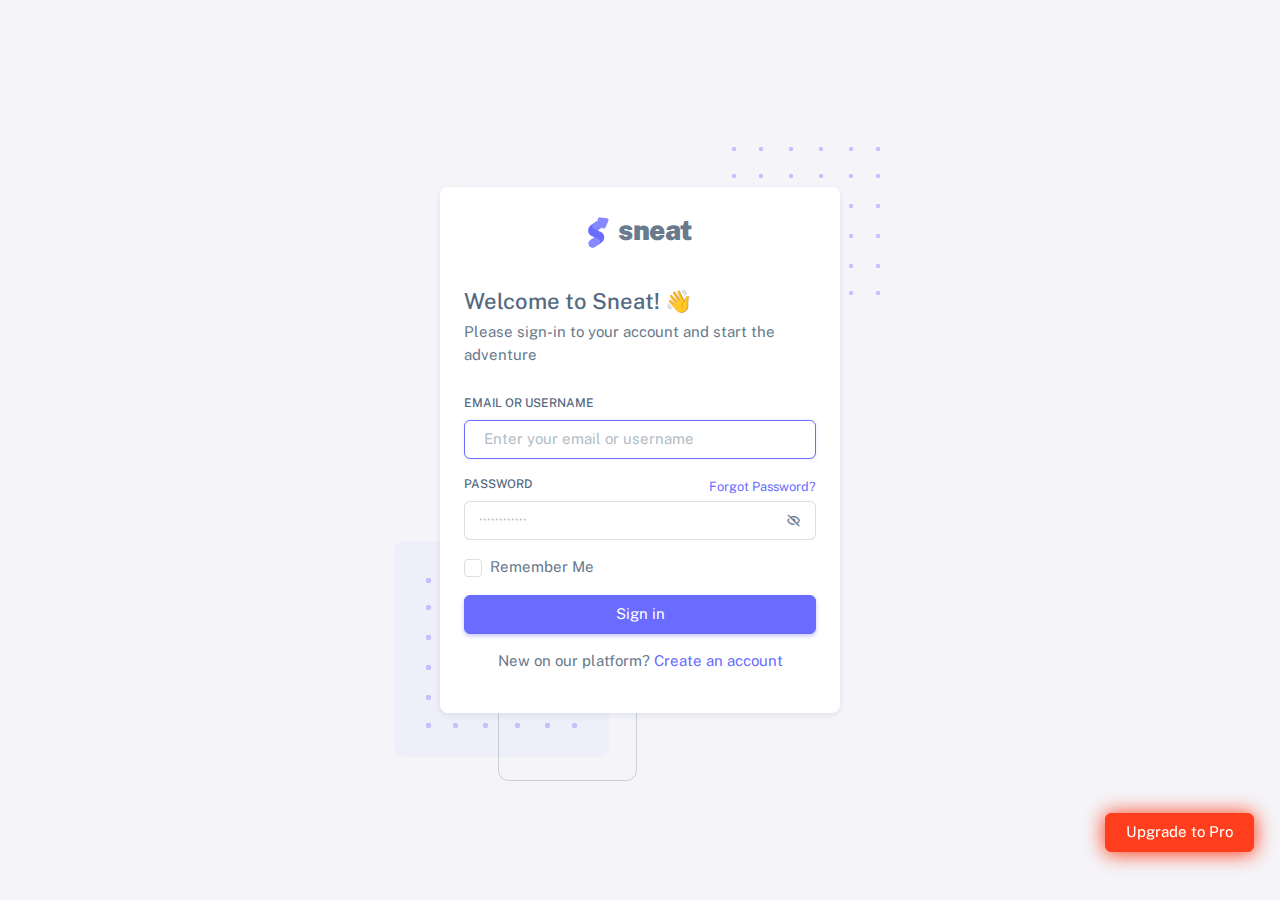
<file: blogs/html/auth-login-basic.html>
<!DOCTYPE html>

<!-- =========================================================
* Sneat - Bootstrap 5 HTML Admin Template - Pro | v1.0.0
==============================================================

* Product Page: https://themeselection.com/products/sneat-bootstrap-html-admin-template/
* Created by: ThemeSelection
* License: You must have a valid license purchased in order to legally use the theme for your project.
* Copyright ThemeSelection (https://themeselection.com)

=========================================================
 -->
<!-- beautify ignore:start -->
<html
  lang="en"
  class="light-style customizer-hide"
  dir="ltr"
  data-theme="theme-default"
  data-assets-path="../assets/"
  data-template="vertical-menu-template-free"
>
  <head>
    <meta charset="utf-8" />
    <meta
      name="viewport"
      content="width=device-width, initial-scale=1.0, user-scalable=no, minimum-scale=1.0, maximum-scale=1.0"
    />

    <title>Login Basic - Pages | Sneat - Bootstrap 5 HTML Admin Template - Pro</title>

    <meta name="description" content="" />

    <!-- Favicon -->
    <link rel="icon" type="image/x-icon" href="../assets/img/favicon/favicon.ico" />

    <!-- Fonts -->
    <link rel="preconnect" href="https://fonts.googleapis.com" />
    <link rel="preconnect" href="https://fonts.gstatic.com" crossorigin />
    <link
      href="https://fonts.googleapis.com/css2?family=Public+Sans:ital,wght@0,300;0,400;0,500;0,600;0,700;1,300;1,400;1,500;1,600;1,700&display=swap"
      rel="stylesheet"
    />

    <!-- Icons. Uncomment required icon fonts -->
    <link rel="stylesheet" href="../assets/vendor/fonts/boxicons.css" />

    <!-- Core CSS -->
    <link rel="stylesheet" href="../assets/vendor/css/core.css" class="template-customizer-core-css" />
    <link rel="stylesheet" href="../assets/vendor/css/theme-default.css" class="template-customizer-theme-css" />
    <link rel="stylesheet" href="../assets/css/demo.css" />

    <!-- Vendors CSS -->
    <link rel="stylesheet" href="../assets/vendor/libs/perfect-scrollbar/perfect-scrollbar.css" />

    <!-- Page CSS -->
    <!-- Page -->
    <link rel="stylesheet" href="../assets/vendor/css/pages/page-auth.css" />
    <!-- Helpers -->
    <script src="../assets/vendor/js/helpers.js"></script>

    <!--! Template customizer & Theme config files MUST be included after core stylesheets and helpers.js in the <head> section -->
    <!--? Config:  Mandatory theme config file contain global vars & default theme options, Set your preferred theme option in this file.  -->
    <script src="../assets/js/config.js"></script>
  </head>

  <body>
    <!-- Content -->

    <div class="container-xxl">
      <div class="authentication-wrapper authentication-basic container-p-y">
        <div class="authentication-inner">
          <!-- Register -->
          <div class="card">
            <div class="card-body">
              <!-- Logo -->
              <div class="app-brand justify-content-center">
                <a href="index.html" class="app-brand-link gap-2">
                  <span class="app-brand-logo demo">
                    <svg
                      width="25"
                      viewBox="0 0 25 42"
                      version="1.1"
                      xmlns="http://www.w3.org/2000/svg"
                      xmlns:xlink="http://www.w3.org/1999/xlink"
                    >
                      <defs>
                        <path
                          d="M13.7918663,0.358365126 L3.39788168,7.44174259 C0.566865006,9.69408886 -0.379795268,12.4788597 0.557900856,15.7960551 C0.68998853,16.2305145 1.09562888,17.7872135 3.12357076,19.2293357 C3.8146334,19.7207684 5.32369333,20.3834223 7.65075054,21.2172976 L7.59773219,21.2525164 L2.63468769,24.5493413 C0.445452254,26.3002124 0.0884951797,28.5083815 1.56381646,31.1738486 C2.83770406,32.8170431 5.20850219,33.2640127 7.09180128,32.5391577 C8.347334,32.0559211 11.4559176,30.0011079 16.4175519,26.3747182 C18.0338572,24.4997857 18.6973423,22.4544883 18.4080071,20.2388261 C17.963753,17.5346866 16.1776345,15.5799961 13.0496516,14.3747546 L10.9194936,13.4715819 L18.6192054,7.984237 L13.7918663,0.358365126 Z"
                          id="path-1"
                        ></path>
                        <path
                          d="M5.47320593,6.00457225 C4.05321814,8.216144 4.36334763,10.0722806 6.40359441,11.5729822 C8.61520715,12.571656 10.0999176,13.2171421 10.8577257,13.5094407 L15.5088241,14.433041 L18.6192054,7.984237 C15.5364148,3.11535317 13.9273018,0.573395879 13.7918663,0.358365126 C13.5790555,0.511491653 10.8061687,2.3935607 5.47320593,6.00457225 Z"
                          id="path-3"
                        ></path>
                        <path
                          d="M7.50063644,21.2294429 L12.3234468,23.3159332 C14.1688022,24.7579751 14.397098,26.4880487 13.008334,28.506154 C11.6195701,30.5242593 10.3099883,31.790241 9.07958868,32.3040991 C5.78142938,33.4346997 4.13234973,34 4.13234973,34 C4.13234973,34 2.75489982,33.0538207 2.37032616e-14,31.1614621 C-0.55822714,27.8186216 -0.55822714,26.0572515 -4.05231404e-15,25.8773518 C0.83734071,25.6075023 2.77988457,22.8248993 3.3049379,22.52991 C3.65497346,22.3332504 5.05353963,21.8997614 7.50063644,21.2294429 Z"
                          id="path-4"
                        ></path>
                        <path
                          d="M20.6,7.13333333 L25.6,13.8 C26.2627417,14.6836556 26.0836556,15.9372583 25.2,16.6 C24.8538077,16.8596443 24.4327404,17 24,17 L14,17 C12.8954305,17 12,16.1045695 12,15 C12,14.5672596 12.1403557,14.1461923 12.4,13.8 L17.4,7.13333333 C18.0627417,6.24967773 19.3163444,6.07059163 20.2,6.73333333 C20.3516113,6.84704183 20.4862915,6.981722 20.6,7.13333333 Z"
                          id="path-5"
                        ></path>
                      </defs>
                      <g id="g-app-brand" stroke="none" stroke-width="1" fill="none" fill-rule="evenodd">
                        <g id="Brand-Logo" transform="translate(-27.000000, -15.000000)">
                          <g id="Icon" transform="translate(27.000000, 15.000000)">
                            <g id="Mask" transform="translate(0.000000, 8.000000)">
                              <mask id="mask-2" fill="white">
                                <use xlink:href="#path-1"></use>
                              </mask>
                              <use fill="#696cff" xlink:href="#path-1"></use>
                              <g id="Path-3" mask="url(#mask-2)">
                                <use fill="#696cff" xlink:href="#path-3"></use>
                                <use fill-opacity="0.2" fill="#FFFFFF" xlink:href="#path-3"></use>
                              </g>
                              <g id="Path-4" mask="url(#mask-2)">
                                <use fill="#696cff" xlink:href="#path-4"></use>
                                <use fill-opacity="0.2" fill="#FFFFFF" xlink:href="#path-4"></use>
                              </g>
                            </g>
                            <g
                              id="Triangle"
                              transform="translate(19.000000, 11.000000) rotate(-300.000000) translate(-19.000000, -11.000000) "
                            >
                              <use fill="#696cff" xlink:href="#path-5"></use>
                              <use fill-opacity="0.2" fill="#FFFFFF" xlink:href="#path-5"></use>
                            </g>
                          </g>
                        </g>
                      </g>
                    </svg>
                  </span>
                  <span class="app-brand-text demo text-body fw-bolder">Sneat</span>
                </a>
              </div>
              <!-- /Logo -->
              <h4 class="mb-2">Welcome to Sneat! 👋</h4>
              <p class="mb-4">Please sign-in to your account and start the adventure</p>

              <form id="formAuthentication" class="mb-3" action="index.html" method="POST">
                <div class="mb-3">
                  <label for="email" class="form-label">Email or Username</label>
                  <input
                    type="text"
                    class="form-control"
                    id="email"
                    name="email-username"
                    placeholder="Enter your email or username"
                    autofocus
                  />
                </div>
                <div class="mb-3 form-password-toggle">
                  <div class="d-flex justify-content-between">
                    <label class="form-label" for="password">Password</label>
                    <a href="auth-forgot-password-basic.html">
                      <small>Forgot Password?</small>
                    </a>
                  </div>
                  <div class="input-group input-group-merge">
                    <input
                      type="password"
                      id="password"
                      class="form-control"
                      name="password"
                      placeholder="&#xb7;&#xb7;&#xb7;&#xb7;&#xb7;&#xb7;&#xb7;&#xb7;&#xb7;&#xb7;&#xb7;&#xb7;"
                      aria-describedby="password"
                    />
                    <span class="input-group-text cursor-pointer"><i class="bx bx-hide"></i></span>
                  </div>
                </div>
                <div class="mb-3">
                  <div class="form-check">
                    <input class="form-check-input" type="checkbox" id="remember-me" />
                    <label class="form-check-label" for="remember-me"> Remember Me </label>
                  </div>
                </div>
                <div class="mb-3">
                  <button class="btn btn-primary d-grid w-100" type="submit">Sign in</button>
                </div>
              </form>

              <p class="text-center">
                <span>New on our platform?</span>
                <a href="auth-register-basic.html">
                  <span>Create an account</span>
                </a>
              </p>
            </div>
          </div>
          <!-- /Register -->
        </div>
      </div>
    </div>

    <!-- / Content -->

    <div class="buy-now">
      <a
        href="https://themeselection.com/products/sneat-bootstrap-html-admin-template/"
        target="_blank"
        class="btn btn-danger btn-buy-now"
        >Upgrade to Pro</a
      >
    </div>

    <!-- Core JS -->
    <!-- build:js assets/vendor/js/core.js -->
    <script src="../assets/vendor/libs/jquery/jquery.js"></script>
    <script src="../assets/vendor/libs/popper/popper.js"></script>
    <script src="../assets/vendor/js/bootstrap.js"></script>
    <script src="../assets/vendor/libs/perfect-scrollbar/perfect-scrollbar.js"></script>

    <script src="../assets/vendor/js/menu.js"></script>
    <!-- endbuild -->

    <!-- Vendors JS -->

    <!-- Main JS -->
    <script src="../assets/js/main.js"></script>

    <!-- Page JS -->

    <!-- Place this tag in your head or just before your close body tag. -->
    <script async defer src="https://buttons.github.io/buttons.js"></script>
  </body>
</html>
</file>
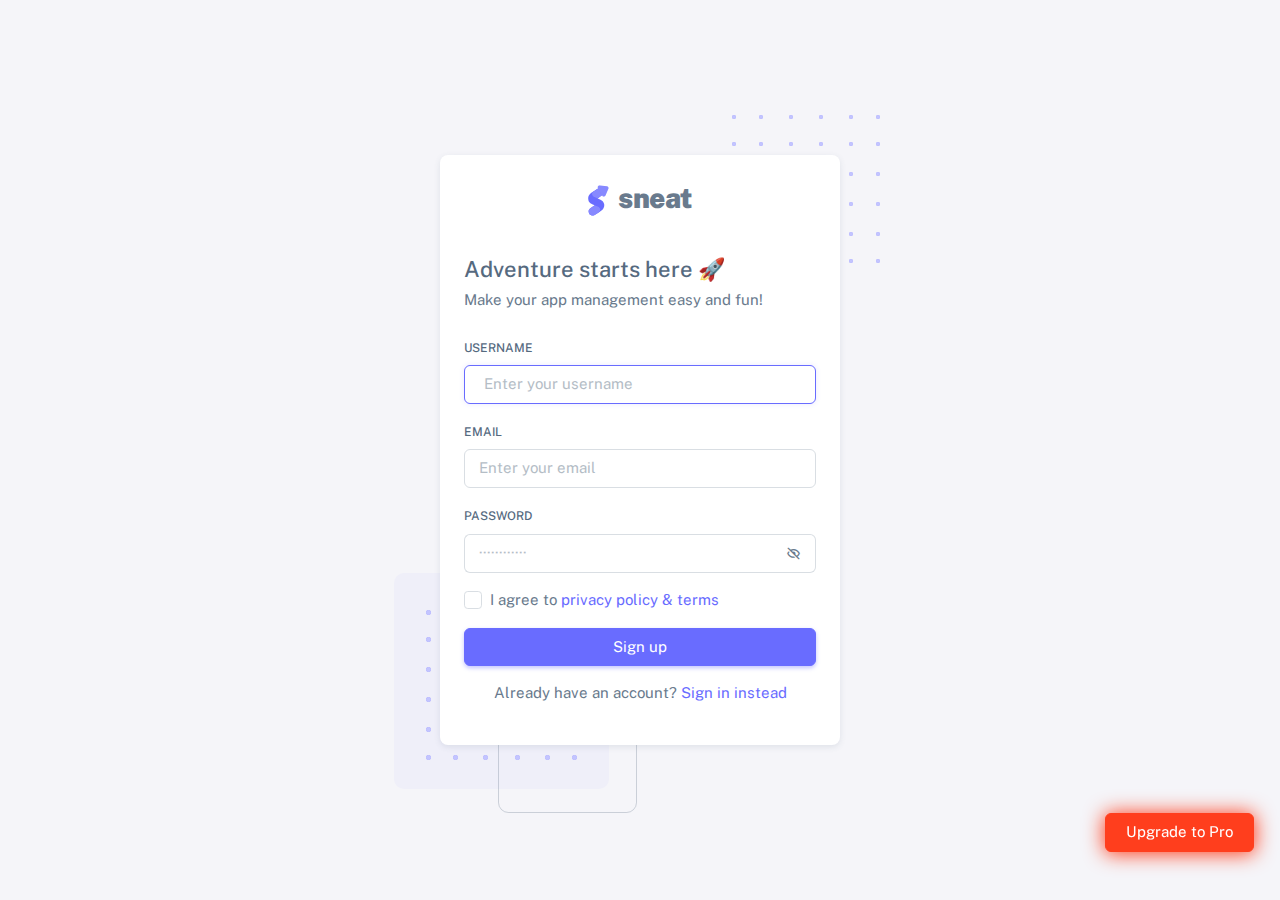
<file: blogs/html/auth-register-basic.html>
<!DOCTYPE html>

<!-- =========================================================
* Sneat - Bootstrap 5 HTML Admin Template - Pro | v1.0.0
==============================================================

* Product Page: https://themeselection.com/products/sneat-bootstrap-html-admin-template/
* Created by: ThemeSelection
* License: You must have a valid license purchased in order to legally use the theme for your project.
* Copyright ThemeSelection (https://themeselection.com)

=========================================================
 -->
<!-- beautify ignore:start -->
<html
  lang="en"
  class="light-style customizer-hide"
  dir="ltr"
  data-theme="theme-default"
  data-assets-path="../assets/"
  data-template="vertical-menu-template-free"
>
  <head>
    <meta charset="utf-8" />
    <meta
      name="viewport"
      content="width=device-width, initial-scale=1.0, user-scalable=no, minimum-scale=1.0, maximum-scale=1.0"
    />

    <title>Register Basic - Pages | Sneat - Bootstrap 5 HTML Admin Template - Pro</title>

    <meta name="description" content="" />

    <!-- Favicon -->
    <link rel="icon" type="image/x-icon" href="../assets/img/favicon/favicon.ico" />

    <!-- Fonts -->
    <link rel="preconnect" href="https://fonts.googleapis.com" />
    <link rel="preconnect" href="https://fonts.gstatic.com" crossorigin />
    <link
      href="https://fonts.googleapis.com/css2?family=Public+Sans:ital,wght@0,300;0,400;0,500;0,600;0,700;1,300;1,400;1,500;1,600;1,700&display=swap"
      rel="stylesheet"
    />

    <!-- Icons. Uncomment required icon fonts -->
    <link rel="stylesheet" href="../assets/vendor/fonts/boxicons.css" />

    <!-- Core CSS -->
    <link rel="stylesheet" href="../assets/vendor/css/core.css" class="template-customizer-core-css" />
    <link rel="stylesheet" href="../assets/vendor/css/theme-default.css" class="template-customizer-theme-css" />
    <link rel="stylesheet" href="../assets/css/demo.css" />

    <!-- Vendors CSS -->
    <link rel="stylesheet" href="../assets/vendor/libs/perfect-scrollbar/perfect-scrollbar.css" />

    <!-- Page CSS -->
    <!-- Page -->
    <link rel="stylesheet" href="../assets/vendor/css/pages/page-auth.css" />
    <!-- Helpers -->
    <script src="../assets/vendor/js/helpers.js"></script>

    <!--! Template customizer & Theme config files MUST be included after core stylesheets and helpers.js in the <head> section -->
    <!--? Config:  Mandatory theme config file contain global vars & default theme options, Set your preferred theme option in this file.  -->
    <script src="../assets/js/config.js"></script>
  </head>

  <body>
    <!-- Content -->

    <div class="container-xxl">
      <div class="authentication-wrapper authentication-basic container-p-y">
        <div class="authentication-inner">
          <!-- Register Card -->
          <div class="card">
            <div class="card-body">
              <!-- Logo -->
              <div class="app-brand justify-content-center">
                <a href="index.html" class="app-brand-link gap-2">
                  <span class="app-brand-logo demo">
                    <svg
                      width="25"
                      viewBox="0 0 25 42"
                      version="1.1"
                      xmlns="http://www.w3.org/2000/svg"
                      xmlns:xlink="http://www.w3.org/1999/xlink"
                    >
                      <defs>
                        <path
                          d="M13.7918663,0.358365126 L3.39788168,7.44174259 C0.566865006,9.69408886 -0.379795268,12.4788597 0.557900856,15.7960551 C0.68998853,16.2305145 1.09562888,17.7872135 3.12357076,19.2293357 C3.8146334,19.7207684 5.32369333,20.3834223 7.65075054,21.2172976 L7.59773219,21.2525164 L2.63468769,24.5493413 C0.445452254,26.3002124 0.0884951797,28.5083815 1.56381646,31.1738486 C2.83770406,32.8170431 5.20850219,33.2640127 7.09180128,32.5391577 C8.347334,32.0559211 11.4559176,30.0011079 16.4175519,26.3747182 C18.0338572,24.4997857 18.6973423,22.4544883 18.4080071,20.2388261 C17.963753,17.5346866 16.1776345,15.5799961 13.0496516,14.3747546 L10.9194936,13.4715819 L18.6192054,7.984237 L13.7918663,0.358365126 Z"
                          id="path-1"
                        ></path>
                        <path
                          d="M5.47320593,6.00457225 C4.05321814,8.216144 4.36334763,10.0722806 6.40359441,11.5729822 C8.61520715,12.571656 10.0999176,13.2171421 10.8577257,13.5094407 L15.5088241,14.433041 L18.6192054,7.984237 C15.5364148,3.11535317 13.9273018,0.573395879 13.7918663,0.358365126 C13.5790555,0.511491653 10.8061687,2.3935607 5.47320593,6.00457225 Z"
                          id="path-3"
                        ></path>
                        <path
                          d="M7.50063644,21.2294429 L12.3234468,23.3159332 C14.1688022,24.7579751 14.397098,26.4880487 13.008334,28.506154 C11.6195701,30.5242593 10.3099883,31.790241 9.07958868,32.3040991 C5.78142938,33.4346997 4.13234973,34 4.13234973,34 C4.13234973,34 2.75489982,33.0538207 2.37032616e-14,31.1614621 C-0.55822714,27.8186216 -0.55822714,26.0572515 -4.05231404e-15,25.8773518 C0.83734071,25.6075023 2.77988457,22.8248993 3.3049379,22.52991 C3.65497346,22.3332504 5.05353963,21.8997614 7.50063644,21.2294429 Z"
                          id="path-4"
                        ></path>
                        <path
                          d="M20.6,7.13333333 L25.6,13.8 C26.2627417,14.6836556 26.0836556,15.9372583 25.2,16.6 C24.8538077,16.8596443 24.4327404,17 24,17 L14,17 C12.8954305,17 12,16.1045695 12,15 C12,14.5672596 12.1403557,14.1461923 12.4,13.8 L17.4,7.13333333 C18.0627417,6.24967773 19.3163444,6.07059163 20.2,6.73333333 C20.3516113,6.84704183 20.4862915,6.981722 20.6,7.13333333 Z"
                          id="path-5"
                        ></path>
                      </defs>
                      <g id="g-app-brand" stroke="none" stroke-width="1" fill="none" fill-rule="evenodd">
                        <g id="Brand-Logo" transform="translate(-27.000000, -15.000000)">
                          <g id="Icon" transform="translate(27.000000, 15.000000)">
                            <g id="Mask" transform="translate(0.000000, 8.000000)">
                              <mask id="mask-2" fill="white">
                                <use xlink:href="#path-1"></use>
                              </mask>
                              <use fill="#696cff" xlink:href="#path-1"></use>
                              <g id="Path-3" mask="url(#mask-2)">
                                <use fill="#696cff" xlink:href="#path-3"></use>
                                <use fill-opacity="0.2" fill="#FFFFFF" xlink:href="#path-3"></use>
                              </g>
                              <g id="Path-4" mask="url(#mask-2)">
                                <use fill="#696cff" xlink:href="#path-4"></use>
                                <use fill-opacity="0.2" fill="#FFFFFF" xlink:href="#path-4"></use>
                              </g>
                            </g>
                            <g
                              id="Triangle"
                              transform="translate(19.000000, 11.000000) rotate(-300.000000) translate(-19.000000, -11.000000) "
                            >
                              <use fill="#696cff" xlink:href="#path-5"></use>
                              <use fill-opacity="0.2" fill="#FFFFFF" xlink:href="#path-5"></use>
                            </g>
                          </g>
                        </g>
                      </g>
                    </svg>
                  </span>
                  <span class="app-brand-text demo text-body fw-bolder">Sneat</span>
                </a>
              </div>
              <!-- /Logo -->
              <h4 class="mb-2">Adventure starts here 🚀</h4>
              <p class="mb-4">Make your app management easy and fun!</p>

              <form id="formAuthentication" class="mb-3" action="index.html" method="POST">
                <div class="mb-3">
                  <label for="username" class="form-label">Username</label>
                  <input
                    type="text"
                    class="form-control"
                    id="username"
                    name="username"
                    placeholder="Enter your username"
                    autofocus
                  />
                </div>
                <div class="mb-3">
                  <label for="email" class="form-label">Email</label>
                  <input type="text" class="form-control" id="email" name="email" placeholder="Enter your email" />
                </div>
                <div class="mb-3 form-password-toggle">
                  <label class="form-label" for="password">Password</label>
                  <div class="input-group input-group-merge">
                    <input
                      type="password"
                      id="password"
                      class="form-control"
                      name="password"
                      placeholder="&#xb7;&#xb7;&#xb7;&#xb7;&#xb7;&#xb7;&#xb7;&#xb7;&#xb7;&#xb7;&#xb7;&#xb7;"
                      aria-describedby="password"
                    />
                    <span class="input-group-text cursor-pointer"><i class="bx bx-hide"></i></span>
                  </div>
                </div>

                <div class="mb-3">
                  <div class="form-check">
                    <input class="form-check-input" type="checkbox" id="terms-conditions" name="terms" />
                    <label class="form-check-label" for="terms-conditions">
                      I agree to
                      <a href="javascript:void(0);">privacy policy & terms</a>
                    </label>
                  </div>
                </div>
                <button class="btn btn-primary d-grid w-100">Sign up</button>
              </form>

              <p class="text-center">
                <span>Already have an account?</span>
                <a href="auth-login-basic.html">
                  <span>Sign in instead</span>
                </a>
              </p>
            </div>
          </div>
          <!-- Register Card -->
        </div>
      </div>
    </div>

    <!-- / Content -->

    <div class="buy-now">
      <a
        href="https://themeselection.com/products/sneat-bootstrap-html-admin-template/"
        target="_blank"
        class="btn btn-danger btn-buy-now"
        >Upgrade to Pro</a
      >
    </div>

    <!-- Core JS -->
    <!-- build:js assets/vendor/js/core.js -->
    <script src="../assets/vendor/libs/jquery/jquery.js"></script>
    <script src="../assets/vendor/libs/popper/popper.js"></script>
    <script src="../assets/vendor/js/bootstrap.js"></script>
    <script src="../assets/vendor/libs/perfect-scrollbar/perfect-scrollbar.js"></script>

    <script src="../assets/vendor/js/menu.js"></script>
    <!-- endbuild -->

    <!-- Vendors JS -->

    <!-- Main JS -->
    <script src="../assets/js/main.js"></script>

    <!-- Page JS -->

    <!-- Place this tag in your head or just before your close body tag. -->
    <script async defer src="https://buttons.github.io/buttons.js"></script>
  </body>
</html>
</file>
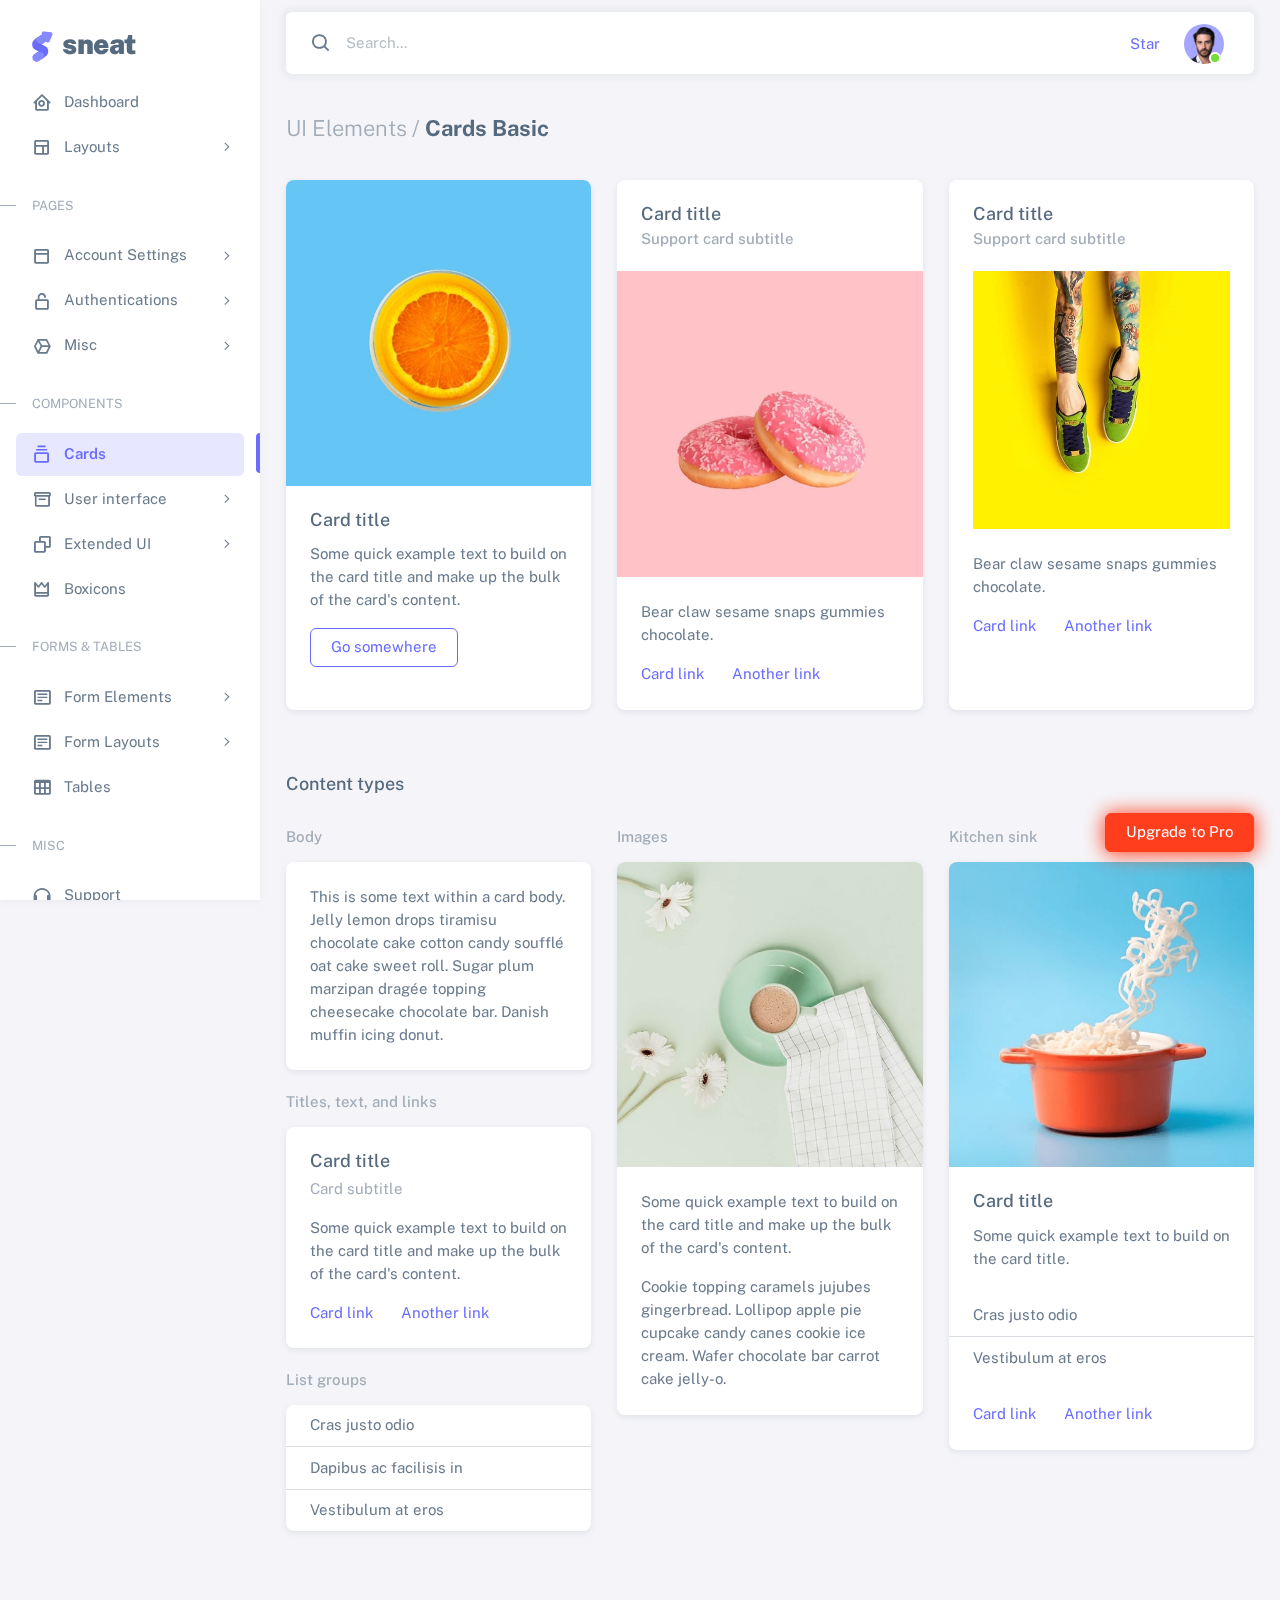
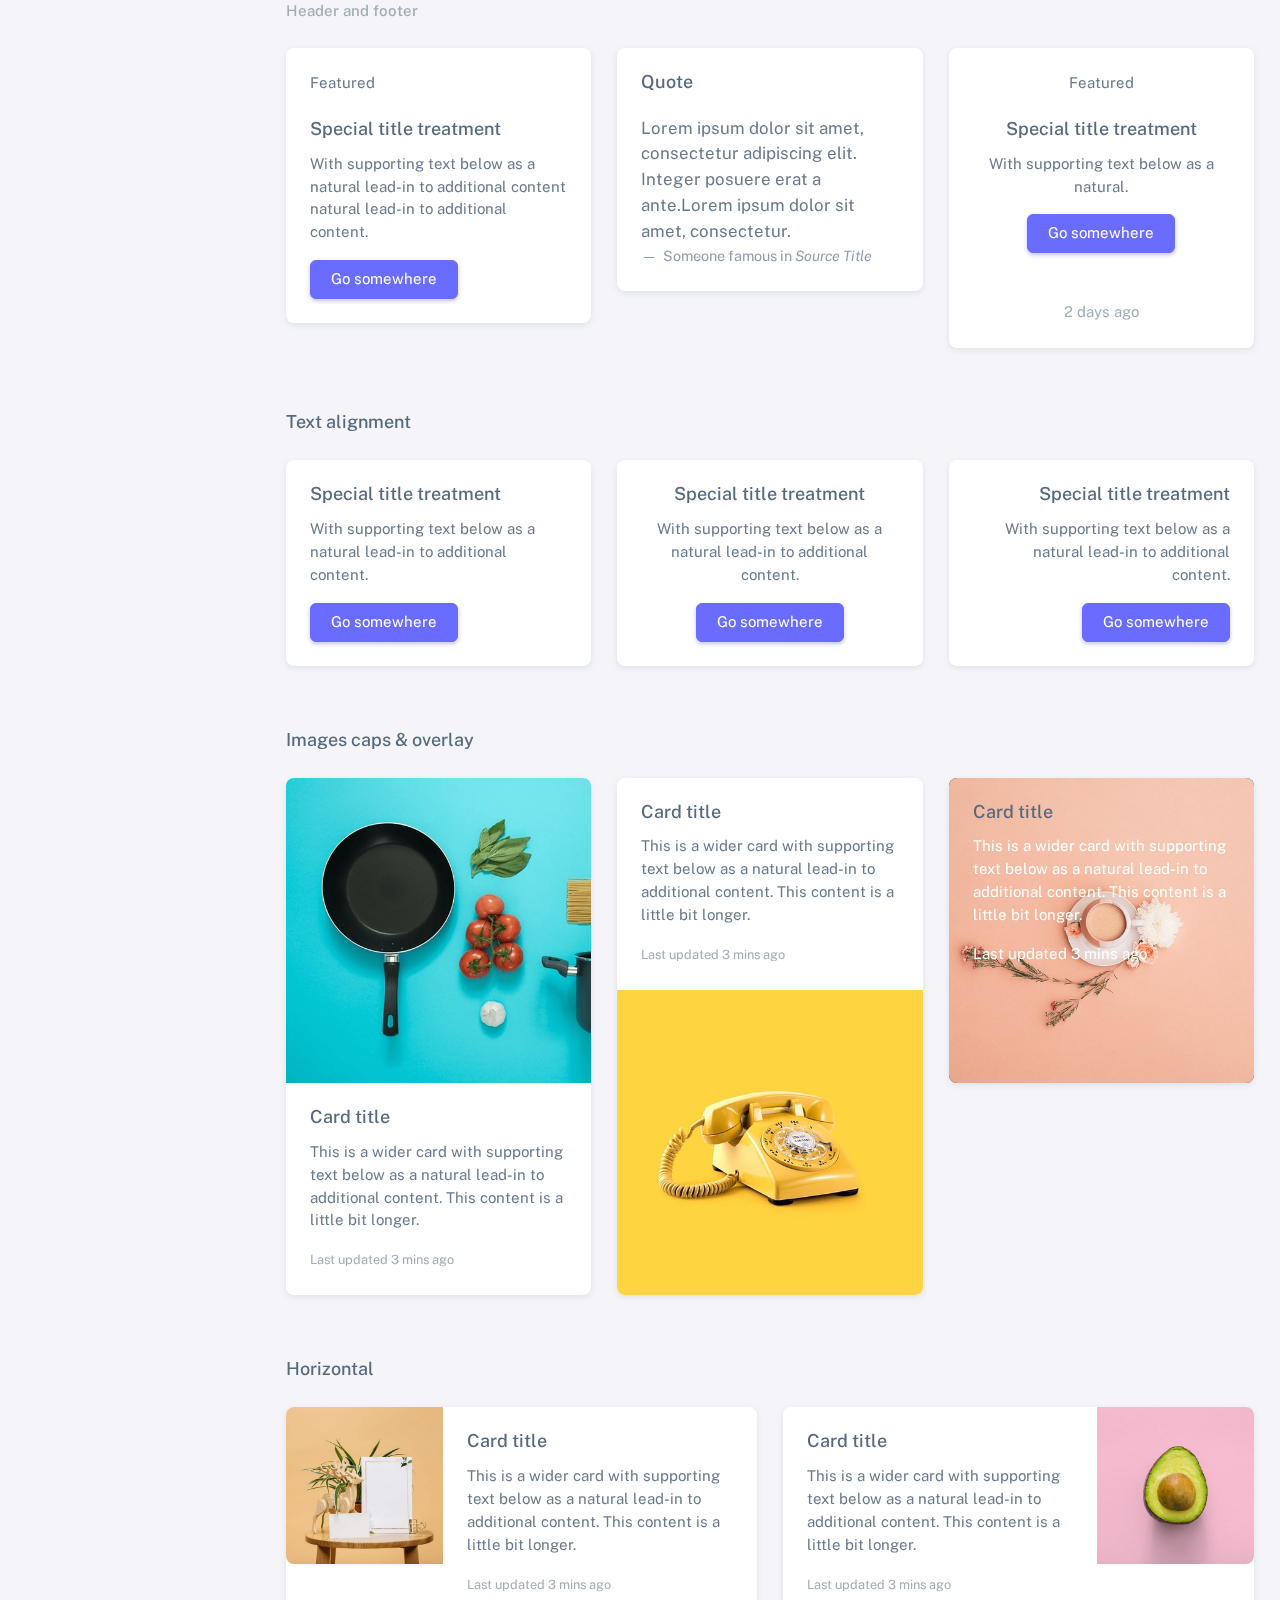
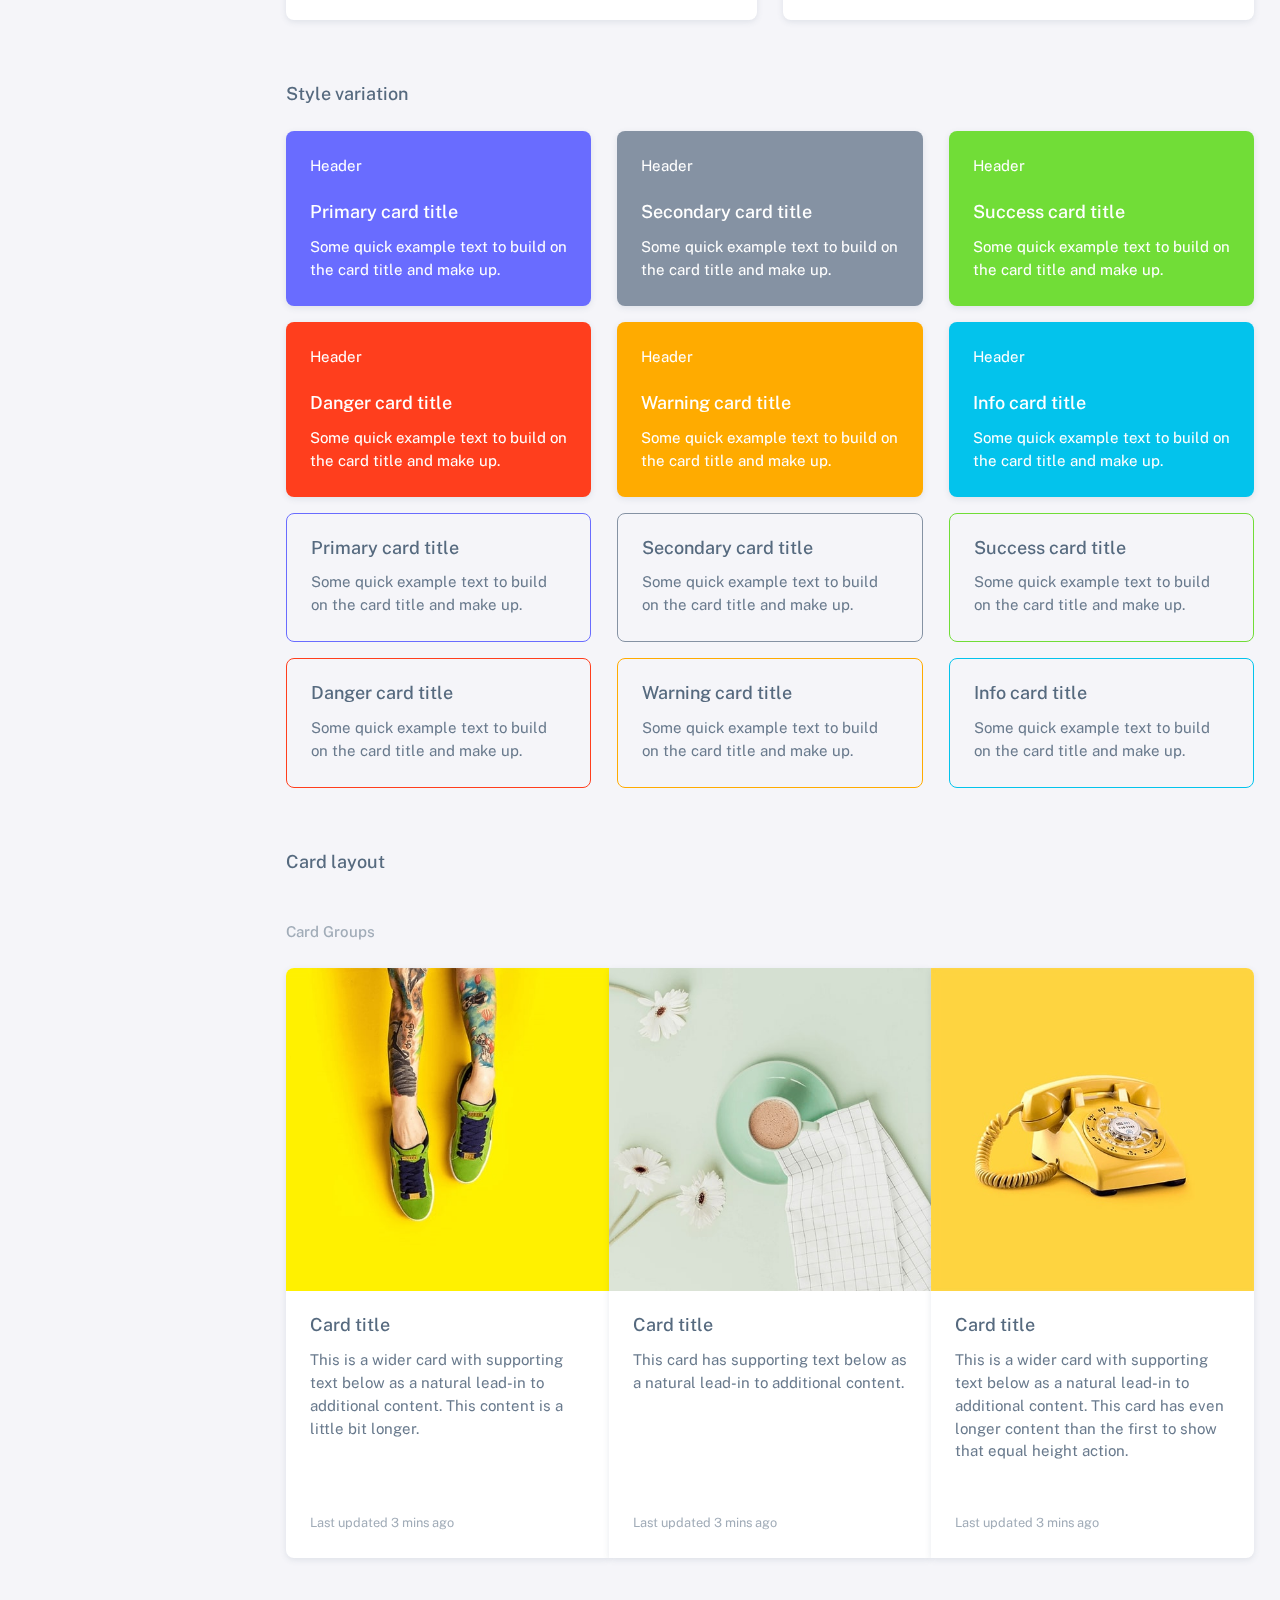
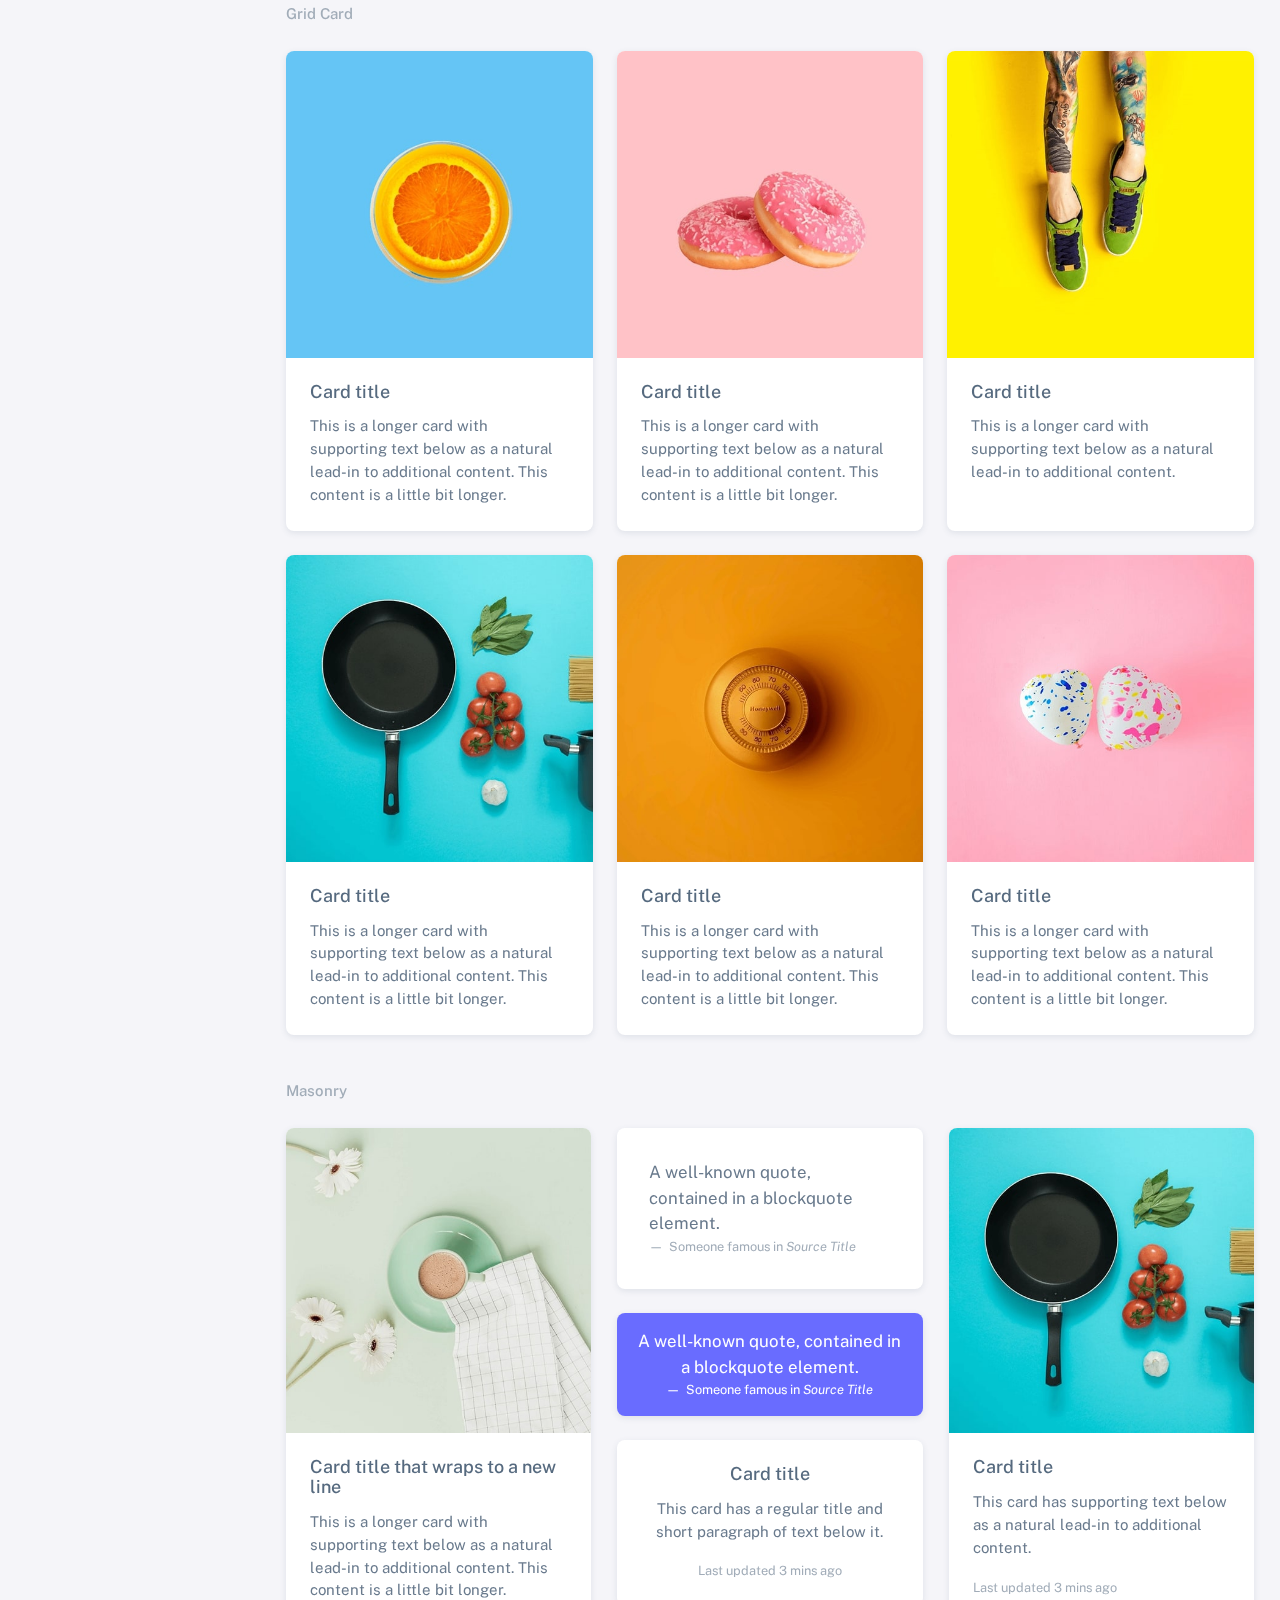
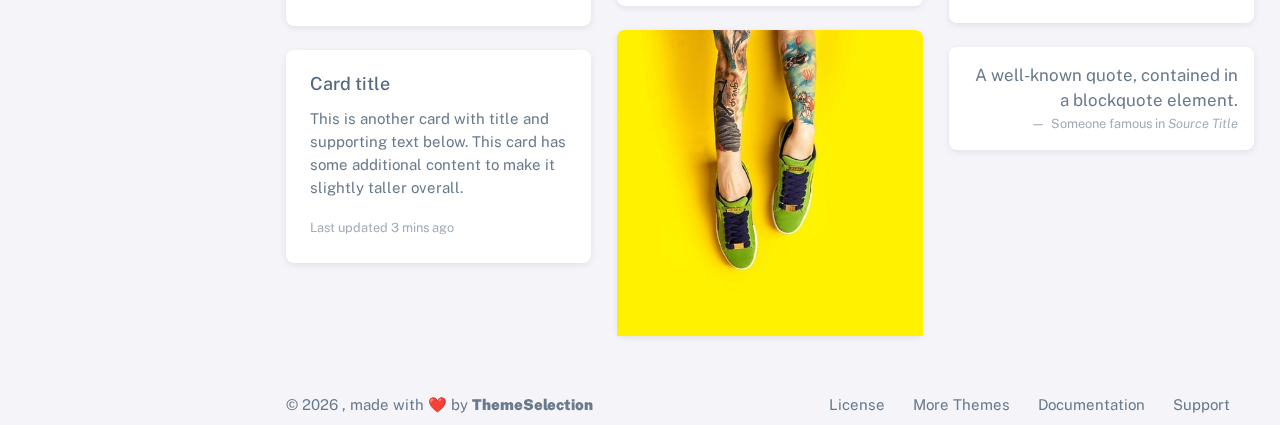
<file: blogs/html/cards-basic.html>
<!DOCTYPE html>

<!-- =========================================================
* Sneat - Bootstrap 5 HTML Admin Template - Pro | v1.0.0
==============================================================

* Product Page: https://themeselection.com/products/sneat-bootstrap-html-admin-template/
* Created by: ThemeSelection
* License: You must have a valid license purchased in order to legally use the theme for your project.
* Copyright ThemeSelection (https://themeselection.com)

=========================================================
 -->
<!-- beautify ignore:start -->
<html
  lang="en"
  class="light-style layout-menu-fixed"
  dir="ltr"
  data-theme="theme-default"
  data-assets-path="../assets/"
  data-template="vertical-menu-template-free"
>
  <head>
    <meta charset="utf-8" />
    <meta
      name="viewport"
      content="width=device-width, initial-scale=1.0, user-scalable=no, minimum-scale=1.0, maximum-scale=1.0"
    />

    <title>Cards basic - UI elements | Sneat - Bootstrap 5 HTML Admin Template - Pro</title>

    <meta name="description" content="" />

    <!-- Favicon -->
    <link rel="icon" type="image/x-icon" href="../assets/img/favicon/favicon.ico" />

    <!-- Fonts -->
    <link rel="preconnect" href="https://fonts.googleapis.com" />
    <link rel="preconnect" href="https://fonts.gstatic.com" crossorigin />
    <link
      href="https://fonts.googleapis.com/css2?family=Public+Sans:ital,wght@0,300;0,400;0,500;0,600;0,700;1,300;1,400;1,500;1,600;1,700&display=swap"
      rel="stylesheet"
    />

    <!-- Icons. Uncomment required icon fonts -->
    <link rel="stylesheet" href="../assets/vendor/fonts/boxicons.css" />

    <!-- Core CSS -->
    <link rel="stylesheet" href="../assets/vendor/css/core.css" class="template-customizer-core-css" />
    <link rel="stylesheet" href="../assets/vendor/css/theme-default.css" class="template-customizer-theme-css" />
    <link rel="stylesheet" href="../assets/css/demo.css" />

    <!-- Vendors CSS -->
    <link rel="stylesheet" href="../assets/vendor/libs/perfect-scrollbar/perfect-scrollbar.css" />

    <!-- Page CSS -->

    <!-- Helpers -->
    <script src="../assets/vendor/js/helpers.js"></script>

    <!--! Template customizer & Theme config files MUST be included after core stylesheets and helpers.js in the <head> section -->
    <!--? Config:  Mandatory theme config file contain global vars & default theme options, Set your preferred theme option in this file.  -->
    <script src="../assets/js/config.js"></script>
  </head>

  <body>
    <!-- Layout wrapper -->
    <div class="layout-wrapper layout-content-navbar">
      <div class="layout-container">
        <!-- Menu -->

        <aside id="layout-menu" class="layout-menu menu-vertical menu bg-menu-theme">
          <div class="app-brand demo">
            <a href="index.html" class="app-brand-link">
              <span class="app-brand-logo demo">
                <svg
                  width="25"
                  viewBox="0 0 25 42"
                  version="1.1"
                  xmlns="http://www.w3.org/2000/svg"
                  xmlns:xlink="http://www.w3.org/1999/xlink"
                >
                  <defs>
                    <path
                      d="M13.7918663,0.358365126 L3.39788168,7.44174259 C0.566865006,9.69408886 -0.379795268,12.4788597 0.557900856,15.7960551 C0.68998853,16.2305145 1.09562888,17.7872135 3.12357076,19.2293357 C3.8146334,19.7207684 5.32369333,20.3834223 7.65075054,21.2172976 L7.59773219,21.2525164 L2.63468769,24.5493413 C0.445452254,26.3002124 0.0884951797,28.5083815 1.56381646,31.1738486 C2.83770406,32.8170431 5.20850219,33.2640127 7.09180128,32.5391577 C8.347334,32.0559211 11.4559176,30.0011079 16.4175519,26.3747182 C18.0338572,24.4997857 18.6973423,22.4544883 18.4080071,20.2388261 C17.963753,17.5346866 16.1776345,15.5799961 13.0496516,14.3747546 L10.9194936,13.4715819 L18.6192054,7.984237 L13.7918663,0.358365126 Z"
                      id="path-1"
                    ></path>
                    <path
                      d="M5.47320593,6.00457225 C4.05321814,8.216144 4.36334763,10.0722806 6.40359441,11.5729822 C8.61520715,12.571656 10.0999176,13.2171421 10.8577257,13.5094407 L15.5088241,14.433041 L18.6192054,7.984237 C15.5364148,3.11535317 13.9273018,0.573395879 13.7918663,0.358365126 C13.5790555,0.511491653 10.8061687,2.3935607 5.47320593,6.00457225 Z"
                      id="path-3"
                    ></path>
                    <path
                      d="M7.50063644,21.2294429 L12.3234468,23.3159332 C14.1688022,24.7579751 14.397098,26.4880487 13.008334,28.506154 C11.6195701,30.5242593 10.3099883,31.790241 9.07958868,32.3040991 C5.78142938,33.4346997 4.13234973,34 4.13234973,34 C4.13234973,34 2.75489982,33.0538207 2.37032616e-14,31.1614621 C-0.55822714,27.8186216 -0.55822714,26.0572515 -4.05231404e-15,25.8773518 C0.83734071,25.6075023 2.77988457,22.8248993 3.3049379,22.52991 C3.65497346,22.3332504 5.05353963,21.8997614 7.50063644,21.2294429 Z"
                      id="path-4"
                    ></path>
                    <path
                      d="M20.6,7.13333333 L25.6,13.8 C26.2627417,14.6836556 26.0836556,15.9372583 25.2,16.6 C24.8538077,16.8596443 24.4327404,17 24,17 L14,17 C12.8954305,17 12,16.1045695 12,15 C12,14.5672596 12.1403557,14.1461923 12.4,13.8 L17.4,7.13333333 C18.0627417,6.24967773 19.3163444,6.07059163 20.2,6.73333333 C20.3516113,6.84704183 20.4862915,6.981722 20.6,7.13333333 Z"
                      id="path-5"
                    ></path>
                  </defs>
                  <g id="g-app-brand" stroke="none" stroke-width="1" fill="none" fill-rule="evenodd">
                    <g id="Brand-Logo" transform="translate(-27.000000, -15.000000)">
                      <g id="Icon" transform="translate(27.000000, 15.000000)">
                        <g id="Mask" transform="translate(0.000000, 8.000000)">
                          <mask id="mask-2" fill="white">
                            <use xlink:href="#path-1"></use>
                          </mask>
                          <use fill="#696cff" xlink:href="#path-1"></use>
                          <g id="Path-3" mask="url(#mask-2)">
                            <use fill="#696cff" xlink:href="#path-3"></use>
                            <use fill-opacity="0.2" fill="#FFFFFF" xlink:href="#path-3"></use>
                          </g>
                          <g id="Path-4" mask="url(#mask-2)">
                            <use fill="#696cff" xlink:href="#path-4"></use>
                            <use fill-opacity="0.2" fill="#FFFFFF" xlink:href="#path-4"></use>
                          </g>
                        </g>
                        <g
                          id="Triangle"
                          transform="translate(19.000000, 11.000000) rotate(-300.000000) translate(-19.000000, -11.000000) "
                        >
                          <use fill="#696cff" xlink:href="#path-5"></use>
                          <use fill-opacity="0.2" fill="#FFFFFF" xlink:href="#path-5"></use>
                        </g>
                      </g>
                    </g>
                  </g>
                </svg>
              </span>
              <span class="app-brand-text demo menu-text fw-bolder ms-2">Sneat</span>
            </a>

            <a href="javascript:void(0);" class="layout-menu-toggle menu-link text-large ms-auto d-block d-xl-none">
              <i class="bx bx-chevron-left bx-sm align-middle"></i>
            </a>
          </div>

          <div class="menu-inner-shadow"></div>

          <ul class="menu-inner py-1">
            <!-- Dashboard -->
            <li class="menu-item">
              <a href="index.html" class="menu-link">
                <i class="menu-icon tf-icons bx bx-home-circle"></i>
                <div data-i18n="Analytics">Dashboard</div>
              </a>
            </li>

            <!-- Layouts -->
            <li class="menu-item">
              <a href="javascript:void(0);" class="menu-link menu-toggle">
                <i class="menu-icon tf-icons bx bx-layout"></i>
                <div data-i18n="Layouts">Layouts</div>
              </a>

              <ul class="menu-sub">
                <li class="menu-item">
                  <a href="layouts-without-menu.html" class="menu-link">
                    <div data-i18n="Without menu">Without menu</div>
                  </a>
                </li>
                <li class="menu-item">
                  <a href="layouts-without-navbar.html" class="menu-link">
                    <div data-i18n="Without navbar">Without navbar</div>
                  </a>
                </li>
                <li class="menu-item">
                  <a href="layouts-container.html" class="menu-link">
                    <div data-i18n="Container">Container</div>
                  </a>
                </li>
                <li class="menu-item">
                  <a href="layouts-fluid.html" class="menu-link">
                    <div data-i18n="Fluid">Fluid</div>
                  </a>
                </li>
                <li class="menu-item">
                  <a href="layouts-blank.html" class="menu-link">
                    <div data-i18n="Blank">Blank</div>
                  </a>
                </li>
              </ul>
            </li>

            <li class="menu-header small text-uppercase">
              <span class="menu-header-text">Pages</span>
            </li>
            <li class="menu-item">
              <a href="javascript:void(0);" class="menu-link menu-toggle">
                <i class="menu-icon tf-icons bx bx-dock-top"></i>
                <div data-i18n="Account Settings">Account Settings</div>
              </a>
              <ul class="menu-sub">
                <li class="menu-item">
                  <a href="pages-account-settings-account.html" class="menu-link">
                    <div data-i18n="Account">Account</div>
                  </a>
                </li>
                <li class="menu-item">
                  <a href="pages-account-settings-notifications.html" class="menu-link">
                    <div data-i18n="Notifications">Notifications</div>
                  </a>
                </li>
                <li class="menu-item">
                  <a href="pages-account-settings-connections.html" class="menu-link">
                    <div data-i18n="Connections">Connections</div>
                  </a>
                </li>
              </ul>
            </li>
            <li class="menu-item">
              <a href="javascript:void(0);" class="menu-link menu-toggle">
                <i class="menu-icon tf-icons bx bx-lock-open-alt"></i>
                <div data-i18n="Authentications">Authentications</div>
              </a>
              <ul class="menu-sub">
                <li class="menu-item">
                  <a href="auth-login-basic.html" class="menu-link" target="_blank">
                    <div data-i18n="Basic">Login</div>
                  </a>
                </li>
                <li class="menu-item">
                  <a href="auth-register-basic.html" class="menu-link" target="_blank">
                    <div data-i18n="Basic">Register</div>
                  </a>
                </li>
                <li class="menu-item">
                  <a href="auth-forgot-password-basic.html" class="menu-link" target="_blank">
                    <div data-i18n="Basic">Forgot Password</div>
                  </a>
                </li>
              </ul>
            </li>
            <li class="menu-item">
              <a href="javascript:void(0);" class="menu-link menu-toggle">
                <i class="menu-icon tf-icons bx bx-cube-alt"></i>
                <div data-i18n="Misc">Misc</div>
              </a>
              <ul class="menu-sub">
                <li class="menu-item">
                  <a href="pages-misc-error.html" class="menu-link">
                    <div data-i18n="Error">Error</div>
                  </a>
                </li>
                <li class="menu-item">
                  <a href="pages-misc-under-maintenance.html" class="menu-link">
                    <div data-i18n="Under Maintenance">Under Maintenance</div>
                  </a>
                </li>
              </ul>
            </li>
            <!-- Components -->
            <li class="menu-header small text-uppercase"><span class="menu-header-text">Components</span></li>
            <!-- Cards -->
            <li class="menu-item active">
              <a href="cards-basic.html" class="menu-link">
                <i class="menu-icon tf-icons bx bx-collection"></i>
                <div data-i18n="Basic">Cards</div>
              </a>
            </li>
            <!-- User interface -->
            <li class="menu-item">
              <a href="javascript:void(0)" class="menu-link menu-toggle">
                <i class="menu-icon tf-icons bx bx-box"></i>
                <div data-i18n="User interface">User interface</div>
              </a>
              <ul class="menu-sub">
                <li class="menu-item">
                  <a href="ui-accordion.html" class="menu-link">
                    <div data-i18n="Accordion">Accordion</div>
                  </a>
                </li>
                <li class="menu-item">
                  <a href="ui-alerts.html" class="menu-link">
                    <div data-i18n="Alerts">Alerts</div>
                  </a>
                </li>
                <li class="menu-item">
                  <a href="ui-badges.html" class="menu-link">
                    <div data-i18n="Badges">Badges</div>
                  </a>
                </li>
                <li class="menu-item">
                  <a href="ui-buttons.html" class="menu-link">
                    <div data-i18n="Buttons">Buttons</div>
                  </a>
                </li>
                <li class="menu-item">
                  <a href="ui-carousel.html" class="menu-link">
                    <div data-i18n="Carousel">Carousel</div>
                  </a>
                </li>
                <li class="menu-item">
                  <a href="ui-collapse.html" class="menu-link">
                    <div data-i18n="Collapse">Collapse</div>
                  </a>
                </li>
                <li class="menu-item">
                  <a href="ui-dropdowns.html" class="menu-link">
                    <div data-i18n="Dropdowns">Dropdowns</div>
                  </a>
                </li>
                <li class="menu-item">
                  <a href="ui-footer.html" class="menu-link">
                    <div data-i18n="Footer">Footer</div>
                  </a>
                </li>
                <li class="menu-item">
                  <a href="ui-list-groups.html" class="menu-link">
                    <div data-i18n="List Groups">List groups</div>
                  </a>
                </li>
                <li class="menu-item">
                  <a href="ui-modals.html" class="menu-link">
                    <div data-i18n="Modals">Modals</div>
                  </a>
                </li>
                <li class="menu-item">
                  <a href="ui-navbar.html" class="menu-link">
                    <div data-i18n="Navbar">Navbar</div>
                  </a>
                </li>
                <li class="menu-item">
                  <a href="ui-offcanvas.html" class="menu-link">
                    <div data-i18n="Offcanvas">Offcanvas</div>
                  </a>
                </li>
                <li class="menu-item">
                  <a href="ui-pagination-breadcrumbs.html" class="menu-link">
                    <div data-i18n="Pagination &amp; Breadcrumbs">Pagination &amp; Breadcrumbs</div>
                  </a>
                </li>
                <li class="menu-item">
                  <a href="ui-progress.html" class="menu-link">
                    <div data-i18n="Progress">Progress</div>
                  </a>
                </li>
                <li class="menu-item">
                  <a href="ui-spinners.html" class="menu-link">
                    <div data-i18n="Spinners">Spinners</div>
                  </a>
                </li>
                <li class="menu-item">
                  <a href="ui-tabs-pills.html" class="menu-link">
                    <div data-i18n="Tabs &amp; Pills">Tabs &amp; Pills</div>
                  </a>
                </li>
                <li class="menu-item">
                  <a href="ui-toasts.html" class="menu-link">
                    <div data-i18n="Toasts">Toasts</div>
                  </a>
                </li>
                <li class="menu-item">
                  <a href="ui-tooltips-popovers.html" class="menu-link">
                    <div data-i18n="Tooltips & Popovers">Tooltips &amp; popovers</div>
                  </a>
                </li>
                <li class="menu-item">
                  <a href="ui-typography.html" class="menu-link">
                    <div data-i18n="Typography">Typography</div>
                  </a>
                </li>
              </ul>
            </li>

            <!-- Extended components -->
            <li class="menu-item">
              <a href="javascript:void(0)" class="menu-link menu-toggle">
                <i class="menu-icon tf-icons bx bx-copy"></i>
                <div data-i18n="Extended UI">Extended UI</div>
              </a>
              <ul class="menu-sub">
                <li class="menu-item">
                  <a href="extended-ui-perfect-scrollbar.html" class="menu-link">
                    <div data-i18n="Perfect Scrollbar">Perfect scrollbar</div>
                  </a>
                </li>
                <li class="menu-item">
                  <a href="extended-ui-text-divider.html" class="menu-link">
                    <div data-i18n="Text Divider">Text Divider</div>
                  </a>
                </li>
              </ul>
            </li>

            <li class="menu-item">
              <a href="icons-boxicons.html" class="menu-link">
                <i class="menu-icon tf-icons bx bx-crown"></i>
                <div data-i18n="Boxicons">Boxicons</div>
              </a>
            </li>

            <!-- Forms & Tables -->
            <li class="menu-header small text-uppercase"><span class="menu-header-text">Forms &amp; Tables</span></li>
            <!-- Forms -->
            <li class="menu-item">
              <a href="javascript:void(0);" class="menu-link menu-toggle">
                <i class="menu-icon tf-icons bx bx-detail"></i>
                <div data-i18n="Form Elements">Form Elements</div>
              </a>
              <ul class="menu-sub">
                <li class="menu-item">
                  <a href="forms-basic-inputs.html" class="menu-link">
                    <div data-i18n="Basic Inputs">Basic Inputs</div>
                  </a>
                </li>
                <li class="menu-item">
                  <a href="forms-input-groups.html" class="menu-link">
                    <div data-i18n="Input groups">Input groups</div>
                  </a>
                </li>
              </ul>
            </li>
            <li class="menu-item">
              <a href="javascript:void(0);" class="menu-link menu-toggle">
                <i class="menu-icon tf-icons bx bx-detail"></i>
                <div data-i18n="Form Layouts">Form Layouts</div>
              </a>
              <ul class="menu-sub">
                <li class="menu-item">
                  <a href="form-layouts-vertical.html" class="menu-link">
                    <div data-i18n="Vertical Form">Vertical Form</div>
                  </a>
                </li>
                <li class="menu-item">
                  <a href="form-layouts-horizontal.html" class="menu-link">
                    <div data-i18n="Horizontal Form">Horizontal Form</div>
                  </a>
                </li>
              </ul>
            </li>
            <!-- Tables -->
            <li class="menu-item">
              <a href="tables-basic.html" class="menu-link">
                <i class="menu-icon tf-icons bx bx-table"></i>
                <div data-i18n="Tables">Tables</div>
              </a>
            </li>
            <!-- Misc -->
            <li class="menu-header small text-uppercase"><span class="menu-header-text">Misc</span></li>
            <li class="menu-item">
              <a
                href="https://github.com/themeselection/sneat-html-admin-template-free/issues"
                target="_blank"
                class="menu-link"
              >
                <i class="menu-icon tf-icons bx bx-support"></i>
                <div data-i18n="Support">Support</div>
              </a>
            </li>
            <li class="menu-item">
              <a
                href="https://themeselection.com/demo/sneat-bootstrap-html-admin-template/documentation/"
                target="_blank"
                class="menu-link"
              >
                <i class="menu-icon tf-icons bx bx-file"></i>
                <div data-i18n="Documentation">Documentation</div>
              </a>
            </li>
          </ul>
        </aside>
        <!-- / Menu -->

        <!-- Layout container -->
        <div class="layout-page">
          <!-- Navbar -->

          <nav
            class="layout-navbar container-xxl navbar navbar-expand-xl navbar-detached align-items-center bg-navbar-theme"
            id="layout-navbar"
          >
            <div class="layout-menu-toggle navbar-nav align-items-xl-center me-3 me-xl-0 d-xl-none">
              <a class="nav-item nav-link px-0 me-xl-4" href="javascript:void(0)">
                <i class="bx bx-menu bx-sm"></i>
              </a>
            </div>

            <div class="navbar-nav-right d-flex align-items-center" id="navbar-collapse">
              <!-- Search -->
              <div class="navbar-nav align-items-center">
                <div class="nav-item d-flex align-items-center">
                  <i class="bx bx-search fs-4 lh-0"></i>
                  <input
                    type="text"
                    class="form-control border-0 shadow-none"
                    placeholder="Search..."
                    aria-label="Search..."
                  />
                </div>
              </div>
              <!-- /Search -->

              <ul class="navbar-nav flex-row align-items-center ms-auto">
                <!-- Place this tag where you want the button to render. -->
                <li class="nav-item lh-1 me-3">
                  <a
                    class="github-button"
                    href="https://github.com/themeselection/sneat-html-admin-template-free"
                    data-icon="octicon-star"
                    data-size="large"
                    data-show-count="true"
                    aria-label="Star themeselection/sneat-html-admin-template-free on GitHub"
                    >Star</a
                  >
                </li>

                <!-- User -->
                <li class="nav-item navbar-dropdown dropdown-user dropdown">
                  <a class="nav-link dropdown-toggle hide-arrow" href="javascript:void(0);" data-bs-toggle="dropdown">
                    <div class="avatar avatar-online">
                      <img src="../assets/img/avatars/1.png" alt class="w-px-40 h-auto rounded-circle" />
                    </div>
                  </a>
                  <ul class="dropdown-menu dropdown-menu-end">
                    <li>
                      <a class="dropdown-item" href="#">
                        <div class="d-flex">
                          <div class="flex-shrink-0 me-3">
                            <div class="avatar avatar-online">
                              <img src="../assets/img/avatars/1.png" alt class="w-px-40 h-auto rounded-circle" />
                            </div>
                          </div>
                          <div class="flex-grow-1">
                            <span class="fw-semibold d-block">John Doe</span>
                            <small class="text-muted">Admin</small>
                          </div>
                        </div>
                      </a>
                    </li>
                    <li>
                      <div class="dropdown-divider"></div>
                    </li>
                    <li>
                      <a class="dropdown-item" href="#">
                        <i class="bx bx-user me-2"></i>
                        <span class="align-middle">My Profile</span>
                      </a>
                    </li>
                    <li>
                      <a class="dropdown-item" href="#">
                        <i class="bx bx-cog me-2"></i>
                        <span class="align-middle">Settings</span>
                      </a>
                    </li>
                    <li>
                      <a class="dropdown-item" href="#">
                        <span class="d-flex align-items-center align-middle">
                          <i class="flex-shrink-0 bx bx-credit-card me-2"></i>
                          <span class="flex-grow-1 align-middle">Billing</span>
                          <span class="flex-shrink-0 badge badge-center rounded-pill bg-danger w-px-20 h-px-20">4</span>
                        </span>
                      </a>
                    </li>
                    <li>
                      <div class="dropdown-divider"></div>
                    </li>
                    <li>
                      <a class="dropdown-item" href="auth-login-basic.html">
                        <i class="bx bx-power-off me-2"></i>
                        <span class="align-middle">Log Out</span>
                      </a>
                    </li>
                  </ul>
                </li>
                <!--/ User -->
              </ul>
            </div>
          </nav>

          <!-- / Navbar -->

          <!-- Content wrapper -->
          <div class="content-wrapper">
            <!-- Content -->

            <div class="container-xxl flex-grow-1 container-p-y">
              <h4 class="fw-bold py-3 mb-4"><span class="text-muted fw-light">UI Elements /</span> Cards Basic</h4>

              <!-- Examples -->
              <div class="row mb-5">
                <div class="col-md-6 col-lg-4 mb-3">
                  <div class="card h-100">
                    <img class="card-img-top" src="../assets/img/elements/2.jpg" alt="Card image cap" />
                    <div class="card-body">
                      <h5 class="card-title">Card title</h5>
                      <p class="card-text">
                        Some quick example text to build on the card title and make up the bulk of the card's content.
                      </p>
                      <a href="javascript:void(0)" class="btn btn-outline-primary">Go somewhere</a>
                    </div>
                  </div>
                </div>
                <div class="col-md-6 col-lg-4 mb-3">
                  <div class="card h-100">
                    <div class="card-body">
                      <h5 class="card-title">Card title</h5>
                      <h6 class="card-subtitle text-muted">Support card subtitle</h6>
                    </div>
                    <img class="img-fluid" src="../assets/img/elements/13.jpg" alt="Card image cap" />
                    <div class="card-body">
                      <p class="card-text">Bear claw sesame snaps gummies chocolate.</p>
                      <a href="javascript:void(0);" class="card-link">Card link</a>
                      <a href="javascript:void(0);" class="card-link">Another link</a>
                    </div>
                  </div>
                </div>
                <div class="col-md-6 col-lg-4 mb-3">
                  <div class="card h-100">
                    <div class="card-body">
                      <h5 class="card-title">Card title</h5>
                      <h6 class="card-subtitle text-muted">Support card subtitle</h6>
                      <img
                        class="img-fluid d-flex mx-auto my-4"
                        src="../assets/img/elements/4.jpg"
                        alt="Card image cap"
                      />
                      <p class="card-text">Bear claw sesame snaps gummies chocolate.</p>
                      <a href="javascript:void(0);" class="card-link">Card link</a>
                      <a href="javascript:void(0);" class="card-link">Another link</a>
                    </div>
                  </div>
                </div>
              </div>
              <!-- Examples -->

              <!-- Content types -->
              <h5 class="pb-1 mb-4">Content types</h5>

              <div class="row mb-5">
                <div class="col-md-6 col-lg-4">
                  <h6 class="mt-2 text-muted">Body</h6>
                  <div class="card mb-4">
                    <div class="card-body">
                      <p class="card-text">
                        This is some text within a card body. Jelly lemon drops tiramisu chocolate cake cotton candy
                        soufflé oat cake sweet roll. Sugar plum marzipan dragée topping cheesecake chocolate bar. Danish
                        muffin icing donut.
                      </p>
                    </div>
                  </div>
                  <h6 class="mt-2 text-muted">Titles, text, and links</h6>
                  <div class="card mb-4">
                    <div class="card-body">
                      <h5 class="card-title">Card title</h5>
                      <div class="card-subtitle text-muted mb-3">Card subtitle</div>
                      <p class="card-text">
                        Some quick example text to build on the card title and make up the bulk of the card's content.
                      </p>
                      <a href="javascript:void(0)" class="card-link">Card link</a>
                      <a href="javascript:void(0)" class="card-link">Another link</a>
                    </div>
                  </div>
                  <h6 class="mt-2 text-muted">List groups</h6>
                  <div class="card mb-4">
                    <ul class="list-group list-group-flush">
                      <li class="list-group-item">Cras justo odio</li>
                      <li class="list-group-item">Dapibus ac facilisis in</li>
                      <li class="list-group-item">Vestibulum at eros</li>
                    </ul>
                  </div>
                </div>
                <div class="col-md-6 col-lg-4">
                  <h6 class="mt-2 text-muted">Images</h6>
                  <div class="card mb-4">
                    <img class="card-img-top" src="../assets/img/elements/5.jpg" alt="Card image cap" />
                    <div class="card-body">
                      <p class="card-text">
                        Some quick example text to build on the card title and make up the bulk of the card's content.
                      </p>
                      <p class="card-text">
                        Cookie topping caramels jujubes gingerbread. Lollipop apple pie cupcake candy canes cookie ice
                        cream. Wafer chocolate bar carrot cake jelly-o.
                      </p>
                    </div>
                  </div>
                </div>
                <div class="col-md-6 col-lg-4">
                  <h6 class="mt-2 text-muted">Kitchen sink</h6>
                  <div class="card">
                    <img class="card-img-top" src="../assets/img/elements/7.jpg" alt="Card image cap" />
                    <div class="card-body">
                      <h5 class="card-title">Card title</h5>
                      <p class="card-text">Some quick example text to build on the card title.</p>
                    </div>
                    <ul class="list-group list-group-flush">
                      <li class="list-group-item">Cras justo odio</li>
                      <li class="list-group-item">Vestibulum at eros</li>
                    </ul>
                    <div class="card-body">
                      <a href="javascript:void(0)" class="card-link">Card link</a>
                      <a href="javascript:void(0)" class="card-link">Another link</a>
                    </div>
                  </div>
                </div>
              </div>

              <h6 class="pb-1 mb-4 text-muted">Header and footer</h6>
              <div class="row mb-5">
                <div class="col-md-6 col-lg-4 mb-3">
                  <div class="card">
                    <div class="card-header">Featured</div>
                    <div class="card-body">
                      <h5 class="card-title">Special title treatment</h5>
                      <p class="card-text">
                        With supporting text below as a natural lead-in to additional content natural lead-in to
                        additional content.
                      </p>
                      <a href="javascript:void(0)" class="btn btn-primary">Go somewhere</a>
                    </div>
                  </div>
                </div>
                <div class="col-md-6 col-lg-4 mb-3">
                  <div class="card">
                    <h5 class="card-header">Quote</h5>
                    <div class="card-body">
                      <blockquote class="blockquote mb-0">
                        <p>
                          Lorem ipsum dolor sit amet, consectetur adipiscing elit. Integer posuere erat a ante.Lorem
                          ipsum dolor sit amet, consectetur.
                        </p>
                        <footer class="blockquote-footer">
                          Someone famous in
                          <cite title="Source Title">Source Title</cite>
                        </footer>
                      </blockquote>
                    </div>
                  </div>
                </div>
                <div class="col-md-6 col-lg-4 mb-3">
                  <div class="card text-center">
                    <div class="card-header">Featured</div>
                    <div class="card-body">
                      <h5 class="card-title">Special title treatment</h5>
                      <p class="card-text">With supporting text below as a natural.</p>
                      <a href="javascript:void(0)" class="btn btn-primary">Go somewhere</a>
                    </div>
                    <div class="card-footer text-muted">2 days ago</div>
                  </div>
                </div>
              </div>
              <!--/ Content types -->

              <!-- Text alignment -->
              <h5 class="pb-1 mb-4">Text alignment</h5>
              <div class="row mb-5">
                <div class="col-md-6 col-lg-4">
                  <div class="card mb-3">
                    <div class="card-body">
                      <h5 class="card-title">Special title treatment</h5>
                      <p class="card-text">With supporting text below as a natural lead-in to additional content.</p>
                      <a href="javascript:void(0)" class="btn btn-primary">Go somewhere</a>
                    </div>
                  </div>
                </div>
                <div class="col-md-6 col-lg-4">
                  <div class="card text-center mb-3">
                    <div class="card-body">
                      <h5 class="card-title">Special title treatment</h5>
                      <p class="card-text">With supporting text below as a natural lead-in to additional content.</p>
                      <a href="javascript:void(0)" class="btn btn-primary">Go somewhere</a>
                    </div>
                  </div>
                </div>
                <div class="col-md-6 col-lg-4">
                  <div class="card text-end mb-3">
                    <div class="card-body">
                      <h5 class="card-title">Special title treatment</h5>
                      <p class="card-text">With supporting text below as a natural lead-in to additional content.</p>
                      <a href="javascript:void(0)" class="btn btn-primary">Go somewhere</a>
                    </div>
                  </div>
                </div>
              </div>
              <!--/ Text alignment -->

              <!-- Images -->
              <h5 class="pb-1 mb-4">Images caps & overlay</h5>
              <div class="row mb-5">
                <div class="col-md-6 col-xl-4">
                  <div class="card mb-3">
                    <img class="card-img-top" src="../assets/img/elements/18.jpg" alt="Card image cap" />
                    <div class="card-body">
                      <h5 class="card-title">Card title</h5>
                      <p class="card-text">
                        This is a wider card with supporting text below as a natural lead-in to additional content. This
                        content is a little bit longer.
                      </p>
                      <p class="card-text">
                        <small class="text-muted">Last updated 3 mins ago</small>
                      </p>
                    </div>
                  </div>
                </div>
                <div class="col-md-6 col-xl-4">
                  <div class="card mb-3">
                    <div class="card-body">
                      <h5 class="card-title">Card title</h5>
                      <p class="card-text">
                        This is a wider card with supporting text below as a natural lead-in to additional content. This
                        content is a little bit longer.
                      </p>
                      <p class="card-text">
                        <small class="text-muted">Last updated 3 mins ago</small>
                      </p>
                    </div>
                    <img class="card-img-bottom" src="../assets/img/elements/1.jpg" alt="Card image cap" />
                  </div>
                </div>
                <div class="col-md-6 col-xl-4">
                  <div class="card bg-dark border-0 text-white">
                    <img class="card-img" src="../assets/img/elements/11.jpg" alt="Card image" />
                    <div class="card-img-overlay">
                      <h5 class="card-title">Card title</h5>
                      <p class="card-text">
                        This is a wider card with supporting text below as a natural lead-in to additional content. This
                        content is a little bit longer.
                      </p>
                      <p class="card-text">Last updated 3 mins ago</p>
                    </div>
                  </div>
                </div>
              </div>
              <!--/ Images -->

              <!-- Horizontal -->
              <h5 class="pb-1 mb-4">Horizontal</h5>
              <div class="row mb-5">
                <div class="col-md">
                  <div class="card mb-3">
                    <div class="row g-0">
                      <div class="col-md-4">
                        <img class="card-img card-img-left" src="../assets/img/elements/12.jpg" alt="Card image" />
                      </div>
                      <div class="col-md-8">
                        <div class="card-body">
                          <h5 class="card-title">Card title</h5>
                          <p class="card-text">
                            This is a wider card with supporting text below as a natural lead-in to additional content.
                            This content is a little bit longer.
                          </p>
                          <p class="card-text"><small class="text-muted">Last updated 3 mins ago</small></p>
                        </div>
                      </div>
                    </div>
                  </div>
                </div>
                <div class="col-md">
                  <div class="card mb-3">
                    <div class="row g-0">
                      <div class="col-md-8">
                        <div class="card-body">
                          <h5 class="card-title">Card title</h5>
                          <p class="card-text">
                            This is a wider card with supporting text below as a natural lead-in to additional content.
                            This content is a little bit longer.
                          </p>
                          <p class="card-text"><small class="text-muted">Last updated 3 mins ago</small></p>
                        </div>
                      </div>
                      <div class="col-md-4">
                        <img class="card-img card-img-right" src="../assets/img/elements/17.jpg" alt="Card image" />
                      </div>
                    </div>
                  </div>
                </div>
              </div>
              <!--/ Horizontal -->

              <!-- Style variation -->
              <h5 class="pb-1 mb-4">Style variation</h5>
              <div class="row">
                <div class="col-md-6 col-xl-4">
                  <div class="card bg-primary text-white mb-3">
                    <div class="card-header">Header</div>
                    <div class="card-body">
                      <h5 class="card-title text-white">Primary card title</h5>
                      <p class="card-text">Some quick example text to build on the card title and make up.</p>
                    </div>
                  </div>
                </div>
                <div class="col-md-6 col-xl-4">
                  <div class="card bg-secondary text-white mb-3">
                    <div class="card-header">Header</div>
                    <div class="card-body">
                      <h5 class="card-title text-white">Secondary card title</h5>
                      <p class="card-text">Some quick example text to build on the card title and make up.</p>
                    </div>
                  </div>
                </div>
                <div class="col-md-6 col-xl-4">
                  <div class="card bg-success text-white mb-3">
                    <div class="card-header">Header</div>
                    <div class="card-body">
                      <h5 class="card-title text-white">Success card title</h5>
                      <p class="card-text">Some quick example text to build on the card title and make up.</p>
                    </div>
                  </div>
                </div>
                <div class="col-md-6 col-xl-4">
                  <div class="card bg-danger text-white mb-3">
                    <div class="card-header">Header</div>
                    <div class="card-body">
                      <h5 class="card-title text-white">Danger card title</h5>
                      <p class="card-text">Some quick example text to build on the card title and make up.</p>
                    </div>
                  </div>
                </div>
                <div class="col-md-6 col-xl-4">
                  <div class="card bg-warning text-white mb-3">
                    <div class="card-header">Header</div>
                    <div class="card-body">
                      <h5 class="card-title text-white">Warning card title</h5>
                      <p class="card-text">Some quick example text to build on the card title and make up.</p>
                    </div>
                  </div>
                </div>
                <div class="col-md-6 col-xl-4">
                  <div class="card bg-info text-white mb-3">
                    <div class="card-header">Header</div>
                    <div class="card-body">
                      <h5 class="card-title text-white">Info card title</h5>
                      <p class="card-text">Some quick example text to build on the card title and make up.</p>
                    </div>
                  </div>
                </div>
              </div>
              <!-- Outline -->
              <div class="row">
                <div class="col-md-6 col-xl-4">
                  <div class="card shadow-none bg-transparent border border-primary mb-3">
                    <div class="card-body">
                      <h5 class="card-title">Primary card title</h5>
                      <p class="card-text">Some quick example text to build on the card title and make up.</p>
                    </div>
                  </div>
                </div>
                <div class="col-md-6 col-xl-4">
                  <div class="card shadow-none bg-transparent border border-secondary mb-3">
                    <div class="card-body">
                      <h5 class="card-title">Secondary card title</h5>
                      <p class="card-text">Some quick example text to build on the card title and make up.</p>
                    </div>
                  </div>
                </div>
                <div class="col-md-6 col-xl-4">
                  <div class="card shadow-none bg-transparent border border-success mb-3">
                    <div class="card-body">
                      <h5 class="card-title">Success card title</h5>
                      <p class="card-text">Some quick example text to build on the card title and make up.</p>
                    </div>
                  </div>
                </div>
                <div class="col-md-6 col-xl-4">
                  <div class="card shadow-none bg-transparent border border-danger mb-3">
                    <div class="card-body">
                      <h5 class="card-title">Danger card title</h5>
                      <p class="card-text">Some quick example text to build on the card title and make up.</p>
                    </div>
                  </div>
                </div>
                <div class="col-md-6 col-xl-4">
                  <div class="card shadow-none bg-transparent border border-warning mb-3">
                    <div class="card-body">
                      <h5 class="card-title">Warning card title</h5>
                      <p class="card-text">Some quick example text to build on the card title and make up.</p>
                    </div>
                  </div>
                </div>
                <div class="col-md-6 col-xl-4">
                  <div class="card shadow-none bg-transparent border border-info mb-3">
                    <div class="card-body">
                      <h5 class="card-title">Info card title</h5>
                      <p class="card-text">Some quick example text to build on the card title and make up.</p>
                    </div>
                  </div>
                </div>
              </div>
              <!--/ Style variation -->

              <!-- Card layout -->
              <h5 class="pb-1 my-5">Card layout</h5>

              <!-- Card Groups -->
              <h6 class="pb-1 mb-4 text-muted">Card Groups</h6>
              <div class="card-group mb-5">
                <div class="card">
                  <img class="card-img-top" src="../assets/img/elements/4.jpg" alt="Card image cap" />
                  <div class="card-body">
                    <h5 class="card-title">Card title</h5>
                    <p class="card-text">
                      This is a wider card with supporting text below as a natural lead-in to additional content. This
                      content is a little bit longer.
                    </p>
                  </div>
                  <div class="card-footer">
                    <small class="text-muted">Last updated 3 mins ago</small>
                  </div>
                </div>
                <div class="card">
                  <img class="card-img-top" src="../assets/img/elements/5.jpg" alt="Card image cap" />
                  <div class="card-body">
                    <h5 class="card-title">Card title</h5>
                    <p class="card-text">
                      This card has supporting text below as a natural lead-in to additional content.
                    </p>
                  </div>
                  <div class="card-footer">
                    <small class="text-muted">Last updated 3 mins ago</small>
                  </div>
                </div>
                <div class="card">
                  <img class="card-img-top" src="../assets/img/elements/1.jpg" alt="Card image cap" />
                  <div class="card-body">
                    <h5 class="card-title">Card title</h5>
                    <p class="card-text">
                      This is a wider card with supporting text below as a natural lead-in to additional content. This
                      card has even longer content than the first to show that equal height action.
                    </p>
                  </div>
                  <div class="card-footer">
                    <small class="text-muted">Last updated 3 mins ago</small>
                  </div>
                </div>
              </div>

              <!-- Grid Card -->
              <h6 class="pb-1 mb-4 text-muted">Grid Card</h6>
              <div class="row row-cols-1 row-cols-md-3 g-4 mb-5">
                <div class="col">
                  <div class="card h-100">
                    <img class="card-img-top" src="../assets/img/elements/2.jpg" alt="Card image cap" />
                    <div class="card-body">
                      <h5 class="card-title">Card title</h5>
                      <p class="card-text">
                        This is a longer card with supporting text below as a natural lead-in to additional content.
                        This content is a little bit longer.
                      </p>
                    </div>
                  </div>
                </div>
                <div class="col">
                  <div class="card h-100">
                    <img class="card-img-top" src="../assets/img/elements/13.jpg" alt="Card image cap" />
                    <div class="card-body">
                      <h5 class="card-title">Card title</h5>
                      <p class="card-text">
                        This is a longer card with supporting text below as a natural lead-in to additional content.
                        This content is a little bit longer.
                      </p>
                    </div>
                  </div>
                </div>
                <div class="col">
                  <div class="card h-100">
                    <img class="card-img-top" src="../assets/img/elements/4.jpg" alt="Card image cap" />
                    <div class="card-body">
                      <h5 class="card-title">Card title</h5>
                      <p class="card-text">
                        This is a longer card with supporting text below as a natural lead-in to additional content.
                      </p>
                    </div>
                  </div>
                </div>
                <div class="col">
                  <div class="card h-100">
                    <img class="card-img-top" src="../assets/img/elements/18.jpg" alt="Card image cap" />
                    <div class="card-body">
                      <h5 class="card-title">Card title</h5>
                      <p class="card-text">
                        This is a longer card with supporting text below as a natural lead-in to additional content.
                        This content is a little bit longer.
                      </p>
                    </div>
                  </div>
                </div>
                <div class="col">
                  <div class="card h-100">
                    <img class="card-img-top" src="../assets/img/elements/19.jpg" alt="Card image cap" />
                    <div class="card-body">
                      <h5 class="card-title">Card title</h5>
                      <p class="card-text">
                        This is a longer card with supporting text below as a natural lead-in to additional content.
                        This content is a little bit longer.
                      </p>
                    </div>
                  </div>
                </div>
                <div class="col">
                  <div class="card h-100">
                    <img class="card-img-top" src="../assets/img/elements/20.jpg" alt="Card image cap" />
                    <div class="card-body">
                      <h5 class="card-title">Card title</h5>
                      <p class="card-text">
                        This is a longer card with supporting text below as a natural lead-in to additional content.
                        This content is a little bit longer.
                      </p>
                    </div>
                  </div>
                </div>
              </div>

              <!-- Masonry -->
              <h6 class="pb-1 mb-4 text-muted">Masonry</h6>
              <div class="row" data-masonry='{"percentPosition": true }'>
                <div class="col-sm-6 col-lg-4 mb-4">
                  <div class="card">
                    <img class="card-img-top" src="../assets/img/elements/5.jpg" alt="Card image cap" />
                    <div class="card-body">
                      <h5 class="card-title">Card title that wraps to a new line</h5>
                      <p class="card-text">
                        This is a longer card with supporting text below as a natural lead-in to additional content.
                        This content is a little bit longer.
                      </p>
                    </div>
                  </div>
                </div>
                <div class="col-sm-6 col-lg-4 mb-4">
                  <div class="card p-3">
                    <figure class="p-3 mb-0">
                      <blockquote class="blockquote">
                        <p>A well-known quote, contained in a blockquote element.</p>
                      </blockquote>
                      <figcaption class="blockquote-footer mb-0 text-muted">
                        Someone famous in <cite title="Source Title">Source Title</cite>
                      </figcaption>
                    </figure>
                  </div>
                </div>
                <div class="col-sm-6 col-lg-4 mb-4">
                  <div class="card">
                    <img class="card-img-top" src="../assets/img/elements/18.jpg" alt="Card image cap" />
                    <div class="card-body">
                      <h5 class="card-title">Card title</h5>
                      <p class="card-text">
                        This card has supporting text below as a natural lead-in to additional content.
                      </p>
                      <p class="card-text"><small class="text-muted">Last updated 3 mins ago</small></p>
                    </div>
                  </div>
                </div>
                <div class="col-sm-6 col-lg-4 mb-4">
                  <div class="card bg-primary text-white text-center p-3">
                    <figure class="mb-0">
                      <blockquote class="blockquote">
                        <p>A well-known quote, contained in a blockquote element.</p>
                      </blockquote>
                      <figcaption class="blockquote-footer mb-0 text-white">
                        Someone famous in <cite title="Source Title">Source Title</cite>
                      </figcaption>
                    </figure>
                  </div>
                </div>
                <div class="col-sm-6 col-lg-4 mb-4">
                  <div class="card text-center">
                    <div class="card-body">
                      <h5 class="card-title">Card title</h5>
                      <p class="card-text">This card has a regular title and short paragraph of text below it.</p>
                      <p class="card-text"><small class="text-muted">Last updated 3 mins ago</small></p>
                    </div>
                  </div>
                </div>
                <div class="col-sm-6 col-lg-4 mb-4">
                  <div class="card">
                    <img class="card-img-top" src="../assets/img/elements/4.jpg" alt="Card image cap" />
                  </div>
                </div>
                <div class="col-sm-6 col-lg-4 mb-4">
                  <div class="card p-3 text-end">
                    <figure class="mb-0">
                      <blockquote class="blockquote">
                        <p>A well-known quote, contained in a blockquote element.</p>
                      </blockquote>
                      <figcaption class="blockquote-footer mb-0 text-muted">
                        Someone famous in <cite title="Source Title">Source Title</cite>
                      </figcaption>
                    </figure>
                  </div>
                </div>
                <div class="col-sm-6 col-lg-4 mb-4">
                  <div class="card">
                    <div class="card-body">
                      <h5 class="card-title">Card title</h5>
                      <p class="card-text">
                        This is another card with title and supporting text below. This card has some additional content
                        to make it slightly taller overall.
                      </p>
                      <p class="card-text"><small class="text-muted">Last updated 3 mins ago</small></p>
                    </div>
                  </div>
                </div>
              </div>
              <!--/ Card layout -->
            </div>
            <!-- / Content -->

            <!-- Footer -->
            <footer class="content-footer footer bg-footer-theme">
              <div class="container-xxl d-flex flex-wrap justify-content-between py-2 flex-md-row flex-column">
                <div class="mb-2 mb-md-0">
                  ©
                  <script>
                    document.write(new Date().getFullYear());
                  </script>
                  , made with ❤️ by
                  <a href="https://themeselection.com" target="_blank" class="footer-link fw-bolder">ThemeSelection</a>
                </div>
                <div>
                  <a href="https://themeselection.com/license/" class="footer-link me-4" target="_blank">License</a>
                  <a href="https://themeselection.com/" target="_blank" class="footer-link me-4">More Themes</a>

                  <a
                    href="https://themeselection.com/demo/sneat-bootstrap-html-admin-template/documentation/"
                    target="_blank"
                    class="footer-link me-4"
                    >Documentation</a
                  >

                  <a
                    href="https://github.com/themeselection/sneat-html-admin-template-free/issues"
                    target="_blank"
                    class="footer-link me-4"
                    >Support</a
                  >
                </div>
              </div>
            </footer>
            <!-- / Footer -->

            <div class="content-backdrop fade"></div>
          </div>
          <!-- Content wrapper -->
        </div>
        <!-- / Layout page -->
      </div>

      <!-- Overlay -->
      <div class="layout-overlay layout-menu-toggle"></div>
    </div>
    <!-- / Layout wrapper -->

    <div class="buy-now">
      <a
        href="https://themeselection.com/products/sneat-bootstrap-html-admin-template/"
        target="_blank"
        class="btn btn-danger btn-buy-now"
        >Upgrade to Pro</a
      >
    </div>

    <!-- Core JS -->
    <!-- build:js assets/vendor/js/core.js -->
    <script src="../assets/vendor/libs/jquery/jquery.js"></script>
    <script src="../assets/vendor/libs/popper/popper.js"></script>
    <script src="../assets/vendor/js/bootstrap.js"></script>
    <script src="../assets/vendor/libs/perfect-scrollbar/perfect-scrollbar.js"></script>

    <script src="../assets/vendor/js/menu.js"></script>
    <!-- endbuild -->

    <!-- Vendors JS -->
    <script src="../assets/vendor/libs/masonry/masonry.js"></script>

    <!-- Main JS -->
    <script src="../assets/js/main.js"></script>

    <!-- Page JS -->

    <!-- Place this tag in your head or just before your close body tag. -->
    <script async defer src="https://buttons.github.io/buttons.js"></script>
  </body>
</html>
</file>
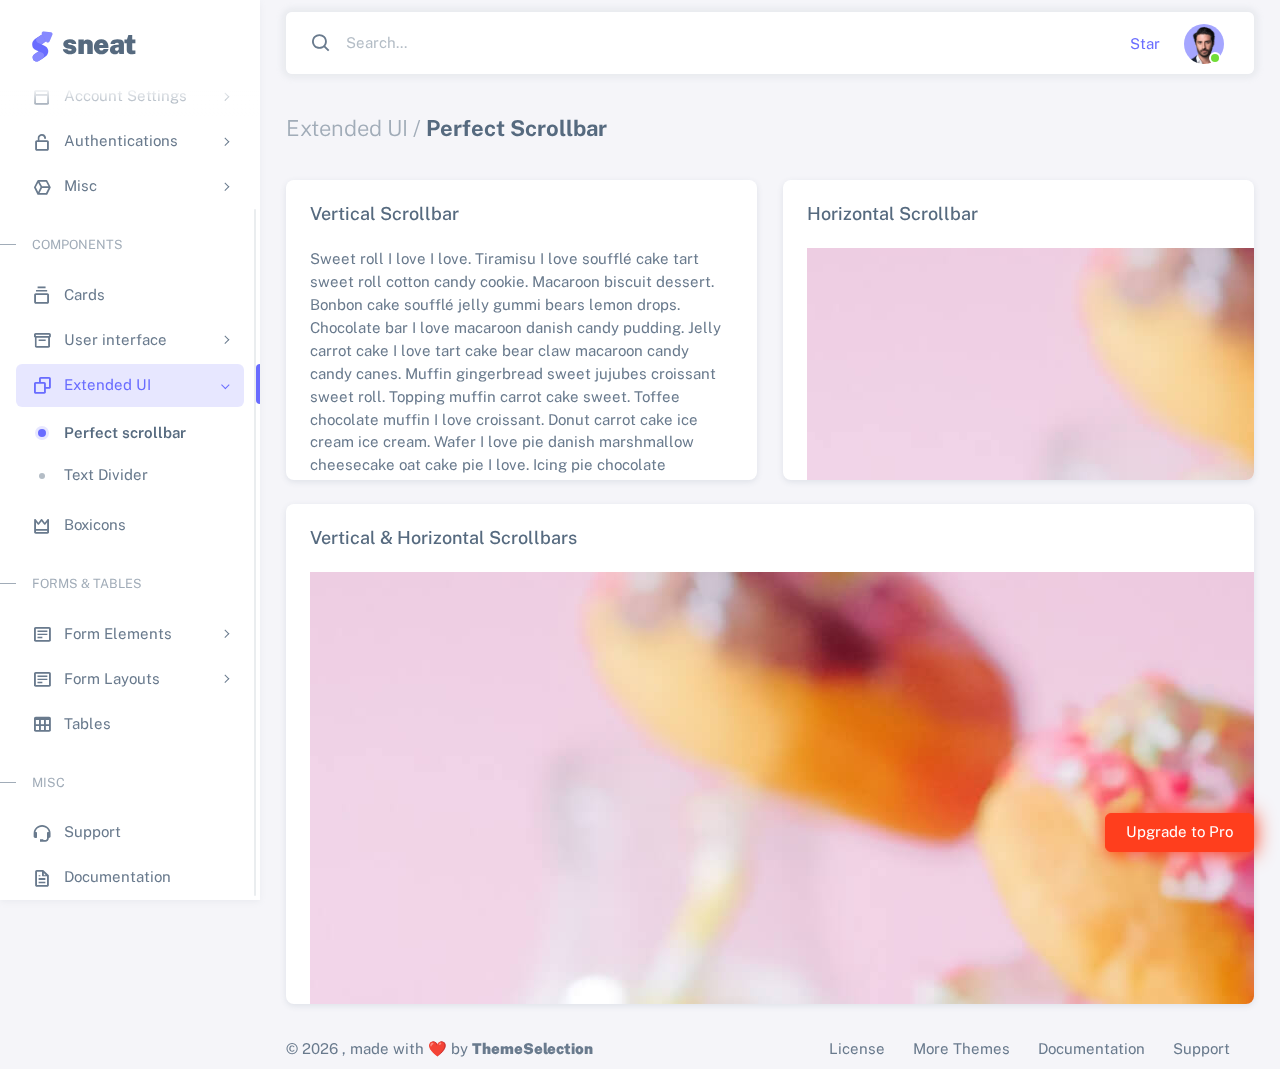
<file: blogs/html/extended-ui-perfect-scrollbar.html>
<!DOCTYPE html>

<!-- =========================================================
* Sneat - Bootstrap 5 HTML Admin Template - Pro | v1.0.0
==============================================================

* Product Page: https://themeselection.com/products/sneat-bootstrap-html-admin-template/
* Created by: ThemeSelection
* License: You must have a valid license purchased in order to legally use the theme for your project.
* Copyright ThemeSelection (https://themeselection.com)

=========================================================
 -->
<!-- beautify ignore:start -->
<html
  lang="en"
  class="light-style layout-menu-fixed"
  dir="ltr"
  data-theme="theme-default"
  data-assets-path="../assets/"
  data-template="vertical-menu-template-free"
>
  <head>
    <meta charset="utf-8" />
    <meta
      name="viewport"
      content="width=device-width, initial-scale=1.0, user-scalable=no, minimum-scale=1.0, maximum-scale=1.0"
    />

    <title>Perfect Scrollbar - Extended UI | Sneat - Bootstrap 5 HTML Admin Template - Pro</title>

    <meta name="description" content="" />

    <!-- Favicon -->
    <link rel="icon" type="image/x-icon" href="../assets/img/favicon/favicon.ico" />

    <!-- Fonts -->
    <link rel="preconnect" href="https://fonts.googleapis.com" />
    <link rel="preconnect" href="https://fonts.gstatic.com" crossorigin />
    <link
      href="https://fonts.googleapis.com/css2?family=Public+Sans:ital,wght@0,300;0,400;0,500;0,600;0,700;1,300;1,400;1,500;1,600;1,700&display=swap"
      rel="stylesheet"
    />

    <!-- Icons. Uncomment required icon fonts -->
    <link rel="stylesheet" href="../assets/vendor/fonts/boxicons.css" />

    <!-- Core CSS -->
    <link rel="stylesheet" href="../assets/vendor/css/core.css" class="template-customizer-core-css" />
    <link rel="stylesheet" href="../assets/vendor/css/theme-default.css" class="template-customizer-theme-css" />
    <link rel="stylesheet" href="../assets/css/demo.css" />

    <!-- Vendors CSS -->
    <link rel="stylesheet" href="../assets/vendor/libs/perfect-scrollbar/perfect-scrollbar.css" />

    <link rel="stylesheet" href="../assets/vendor/libs/perfect-scrollbar/perfect-scrollbar.css" />

    <!-- Page CSS -->

    <!-- Helpers -->
    <script src="../assets/vendor/js/helpers.js"></script>

    <!--! Template customizer & Theme config files MUST be included after core stylesheets and helpers.js in the <head> section -->
    <!--? Config:  Mandatory theme config file contain global vars & default theme options, Set your preferred theme option in this file.  -->
    <script src="../assets/js/config.js"></script>
  </head>

  <body>
    <!-- Layout wrapper -->
    <div class="layout-wrapper layout-content-navbar">
      <div class="layout-container">
        <!-- Menu -->

        <aside id="layout-menu" class="layout-menu menu-vertical menu bg-menu-theme">
          <div class="app-brand demo">
            <a href="index.html" class="app-brand-link">
              <span class="app-brand-logo demo">
                <svg
                  width="25"
                  viewBox="0 0 25 42"
                  version="1.1"
                  xmlns="http://www.w3.org/2000/svg"
                  xmlns:xlink="http://www.w3.org/1999/xlink"
                >
                  <defs>
                    <path
                      d="M13.7918663,0.358365126 L3.39788168,7.44174259 C0.566865006,9.69408886 -0.379795268,12.4788597 0.557900856,15.7960551 C0.68998853,16.2305145 1.09562888,17.7872135 3.12357076,19.2293357 C3.8146334,19.7207684 5.32369333,20.3834223 7.65075054,21.2172976 L7.59773219,21.2525164 L2.63468769,24.5493413 C0.445452254,26.3002124 0.0884951797,28.5083815 1.56381646,31.1738486 C2.83770406,32.8170431 5.20850219,33.2640127 7.09180128,32.5391577 C8.347334,32.0559211 11.4559176,30.0011079 16.4175519,26.3747182 C18.0338572,24.4997857 18.6973423,22.4544883 18.4080071,20.2388261 C17.963753,17.5346866 16.1776345,15.5799961 13.0496516,14.3747546 L10.9194936,13.4715819 L18.6192054,7.984237 L13.7918663,0.358365126 Z"
                      id="path-1"
                    ></path>
                    <path
                      d="M5.47320593,6.00457225 C4.05321814,8.216144 4.36334763,10.0722806 6.40359441,11.5729822 C8.61520715,12.571656 10.0999176,13.2171421 10.8577257,13.5094407 L15.5088241,14.433041 L18.6192054,7.984237 C15.5364148,3.11535317 13.9273018,0.573395879 13.7918663,0.358365126 C13.5790555,0.511491653 10.8061687,2.3935607 5.47320593,6.00457225 Z"
                      id="path-3"
                    ></path>
                    <path
                      d="M7.50063644,21.2294429 L12.3234468,23.3159332 C14.1688022,24.7579751 14.397098,26.4880487 13.008334,28.506154 C11.6195701,30.5242593 10.3099883,31.790241 9.07958868,32.3040991 C5.78142938,33.4346997 4.13234973,34 4.13234973,34 C4.13234973,34 2.75489982,33.0538207 2.37032616e-14,31.1614621 C-0.55822714,27.8186216 -0.55822714,26.0572515 -4.05231404e-15,25.8773518 C0.83734071,25.6075023 2.77988457,22.8248993 3.3049379,22.52991 C3.65497346,22.3332504 5.05353963,21.8997614 7.50063644,21.2294429 Z"
                      id="path-4"
                    ></path>
                    <path
                      d="M20.6,7.13333333 L25.6,13.8 C26.2627417,14.6836556 26.0836556,15.9372583 25.2,16.6 C24.8538077,16.8596443 24.4327404,17 24,17 L14,17 C12.8954305,17 12,16.1045695 12,15 C12,14.5672596 12.1403557,14.1461923 12.4,13.8 L17.4,7.13333333 C18.0627417,6.24967773 19.3163444,6.07059163 20.2,6.73333333 C20.3516113,6.84704183 20.4862915,6.981722 20.6,7.13333333 Z"
                      id="path-5"
                    ></path>
                  </defs>
                  <g id="g-app-brand" stroke="none" stroke-width="1" fill="none" fill-rule="evenodd">
                    <g id="Brand-Logo" transform="translate(-27.000000, -15.000000)">
                      <g id="Icon" transform="translate(27.000000, 15.000000)">
                        <g id="Mask" transform="translate(0.000000, 8.000000)">
                          <mask id="mask-2" fill="white">
                            <use xlink:href="#path-1"></use>
                          </mask>
                          <use fill="#696cff" xlink:href="#path-1"></use>
                          <g id="Path-3" mask="url(#mask-2)">
                            <use fill="#696cff" xlink:href="#path-3"></use>
                            <use fill-opacity="0.2" fill="#FFFFFF" xlink:href="#path-3"></use>
                          </g>
                          <g id="Path-4" mask="url(#mask-2)">
                            <use fill="#696cff" xlink:href="#path-4"></use>
                            <use fill-opacity="0.2" fill="#FFFFFF" xlink:href="#path-4"></use>
                          </g>
                        </g>
                        <g
                          id="Triangle"
                          transform="translate(19.000000, 11.000000) rotate(-300.000000) translate(-19.000000, -11.000000) "
                        >
                          <use fill="#696cff" xlink:href="#path-5"></use>
                          <use fill-opacity="0.2" fill="#FFFFFF" xlink:href="#path-5"></use>
                        </g>
                      </g>
                    </g>
                  </g>
                </svg>
              </span>
              <span class="app-brand-text demo menu-text fw-bolder ms-2">Sneat</span>
            </a>

            <a href="javascript:void(0);" class="layout-menu-toggle menu-link text-large ms-auto d-block d-xl-none">
              <i class="bx bx-chevron-left bx-sm align-middle"></i>
            </a>
          </div>

          <div class="menu-inner-shadow"></div>

          <ul class="menu-inner py-1">
            <!-- Dashboard -->
            <li class="menu-item">
              <a href="index.html" class="menu-link">
                <i class="menu-icon tf-icons bx bx-home-circle"></i>
                <div data-i18n="Analytics">Dashboard</div>
              </a>
            </li>

            <!-- Layouts -->
            <li class="menu-item">
              <a href="javascript:void(0);" class="menu-link menu-toggle">
                <i class="menu-icon tf-icons bx bx-layout"></i>
                <div data-i18n="Layouts">Layouts</div>
              </a>

              <ul class="menu-sub">
                <li class="menu-item">
                  <a href="layouts-without-menu.html" class="menu-link">
                    <div data-i18n="Without menu">Without menu</div>
                  </a>
                </li>
                <li class="menu-item">
                  <a href="layouts-without-navbar.html" class="menu-link">
                    <div data-i18n="Without navbar">Without navbar</div>
                  </a>
                </li>
                <li class="menu-item">
                  <a href="layouts-container.html" class="menu-link">
                    <div data-i18n="Container">Container</div>
                  </a>
                </li>
                <li class="menu-item">
                  <a href="layouts-fluid.html" class="menu-link">
                    <div data-i18n="Fluid">Fluid</div>
                  </a>
                </li>
                <li class="menu-item">
                  <a href="layouts-blank.html" class="menu-link">
                    <div data-i18n="Blank">Blank</div>
                  </a>
                </li>
              </ul>
            </li>

            <li class="menu-header small text-uppercase">
              <span class="menu-header-text">Pages</span>
            </li>
            <li class="menu-item">
              <a href="javascript:void(0);" class="menu-link menu-toggle">
                <i class="menu-icon tf-icons bx bx-dock-top"></i>
                <div data-i18n="Account Settings">Account Settings</div>
              </a>
              <ul class="menu-sub">
                <li class="menu-item">
                  <a href="pages-account-settings-account.html" class="menu-link">
                    <div data-i18n="Account">Account</div>
                  </a>
                </li>
                <li class="menu-item">
                  <a href="pages-account-settings-notifications.html" class="menu-link">
                    <div data-i18n="Notifications">Notifications</div>
                  </a>
                </li>
                <li class="menu-item">
                  <a href="pages-account-settings-connections.html" class="menu-link">
                    <div data-i18n="Connections">Connections</div>
                  </a>
                </li>
              </ul>
            </li>
            <li class="menu-item">
              <a href="javascript:void(0);" class="menu-link menu-toggle">
                <i class="menu-icon tf-icons bx bx-lock-open-alt"></i>
                <div data-i18n="Authentications">Authentications</div>
              </a>
              <ul class="menu-sub">
                <li class="menu-item">
                  <a href="auth-login-basic.html" class="menu-link" target="_blank">
                    <div data-i18n="Basic">Login</div>
                  </a>
                </li>
                <li class="menu-item">
                  <a href="auth-register-basic.html" class="menu-link" target="_blank">
                    <div data-i18n="Basic">Register</div>
                  </a>
                </li>
                <li class="menu-item">
                  <a href="auth-forgot-password-basic.html" class="menu-link" target="_blank">
                    <div data-i18n="Basic">Forgot Password</div>
                  </a>
                </li>
              </ul>
            </li>
            <li class="menu-item">
              <a href="javascript:void(0);" class="menu-link menu-toggle">
                <i class="menu-icon tf-icons bx bx-cube-alt"></i>
                <div data-i18n="Misc">Misc</div>
              </a>
              <ul class="menu-sub">
                <li class="menu-item">
                  <a href="pages-misc-error.html" class="menu-link">
                    <div data-i18n="Error">Error</div>
                  </a>
                </li>
                <li class="menu-item">
                  <a href="pages-misc-under-maintenance.html" class="menu-link">
                    <div data-i18n="Under Maintenance">Under Maintenance</div>
                  </a>
                </li>
              </ul>
            </li>
            <!-- Components -->
            <li class="menu-header small text-uppercase"><span class="menu-header-text">Components</span></li>
            <!-- Cards -->
            <li class="menu-item">
              <a href="cards-basic.html" class="menu-link">
                <i class="menu-icon tf-icons bx bx-collection"></i>
                <div data-i18n="Basic">Cards</div>
              </a>
            </li>
            <!-- User interface -->
            <li class="menu-item">
              <a href="javascript:void(0)" class="menu-link menu-toggle">
                <i class="menu-icon tf-icons bx bx-box"></i>
                <div data-i18n="User interface">User interface</div>
              </a>
              <ul class="menu-sub">
                <li class="menu-item">
                  <a href="ui-accordion.html" class="menu-link">
                    <div data-i18n="Accordion">Accordion</div>
                  </a>
                </li>
                <li class="menu-item">
                  <a href="ui-alerts.html" class="menu-link">
                    <div data-i18n="Alerts">Alerts</div>
                  </a>
                </li>
                <li class="menu-item">
                  <a href="ui-badges.html" class="menu-link">
                    <div data-i18n="Badges">Badges</div>
                  </a>
                </li>
                <li class="menu-item">
                  <a href="ui-buttons.html" class="menu-link">
                    <div data-i18n="Buttons">Buttons</div>
                  </a>
                </li>
                <li class="menu-item">
                  <a href="ui-carousel.html" class="menu-link">
                    <div data-i18n="Carousel">Carousel</div>
                  </a>
                </li>
                <li class="menu-item">
                  <a href="ui-collapse.html" class="menu-link">
                    <div data-i18n="Collapse">Collapse</div>
                  </a>
                </li>
                <li class="menu-item">
                  <a href="ui-dropdowns.html" class="menu-link">
                    <div data-i18n="Dropdowns">Dropdowns</div>
                  </a>
                </li>
                <li class="menu-item">
                  <a href="ui-footer.html" class="menu-link">
                    <div data-i18n="Footer">Footer</div>
                  </a>
                </li>
                <li class="menu-item">
                  <a href="ui-list-groups.html" class="menu-link">
                    <div data-i18n="List Groups">List groups</div>
                  </a>
                </li>
                <li class="menu-item">
                  <a href="ui-modals.html" class="menu-link">
                    <div data-i18n="Modals">Modals</div>
                  </a>
                </li>
                <li class="menu-item">
                  <a href="ui-navbar.html" class="menu-link">
                    <div data-i18n="Navbar">Navbar</div>
                  </a>
                </li>
                <li class="menu-item">
                  <a href="ui-offcanvas.html" class="menu-link">
                    <div data-i18n="Offcanvas">Offcanvas</div>
                  </a>
                </li>
                <li class="menu-item">
                  <a href="ui-pagination-breadcrumbs.html" class="menu-link">
                    <div data-i18n="Pagination &amp; Breadcrumbs">Pagination &amp; Breadcrumbs</div>
                  </a>
                </li>
                <li class="menu-item">
                  <a href="ui-progress.html" class="menu-link">
                    <div data-i18n="Progress">Progress</div>
                  </a>
                </li>
                <li class="menu-item">
                  <a href="ui-spinners.html" class="menu-link">
                    <div data-i18n="Spinners">Spinners</div>
                  </a>
                </li>
                <li class="menu-item">
                  <a href="ui-tabs-pills.html" class="menu-link">
                    <div data-i18n="Tabs &amp; Pills">Tabs &amp; Pills</div>
                  </a>
                </li>
                <li class="menu-item">
                  <a href="ui-toasts.html" class="menu-link">
                    <div data-i18n="Toasts">Toasts</div>
                  </a>
                </li>
                <li class="menu-item">
                  <a href="ui-tooltips-popovers.html" class="menu-link">
                    <div data-i18n="Tooltips & Popovers">Tooltips &amp; popovers</div>
                  </a>
                </li>
                <li class="menu-item">
                  <a href="ui-typography.html" class="menu-link">
                    <div data-i18n="Typography">Typography</div>
                  </a>
                </li>
              </ul>
            </li>

            <!-- Extended components -->
            <li class="menu-item active open">
              <a href="javascript:void(0)" class="menu-link menu-toggle">
                <i class="menu-icon tf-icons bx bx-copy"></i>
                <div data-i18n="Extended UI">Extended UI</div>
              </a>
              <ul class="menu-sub">
                <li class="menu-item active">
                  <a href="extended-ui-perfect-scrollbar.html" class="menu-link">
                    <div data-i18n="Perfect Scrollbar">Perfect scrollbar</div>
                  </a>
                </li>
                <li class="menu-item">
                  <a href="extended-ui-text-divider.html" class="menu-link">
                    <div data-i18n="Text Divider">Text Divider</div>
                  </a>
                </li>
              </ul>
            </li>

            <li class="menu-item">
              <a href="icons-boxicons.html" class="menu-link">
                <i class="menu-icon tf-icons bx bx-crown"></i>
                <div data-i18n="Boxicons">Boxicons</div>
              </a>
            </li>

            <!-- Forms & Tables -->
            <li class="menu-header small text-uppercase"><span class="menu-header-text">Forms &amp; Tables</span></li>
            <!-- Forms -->
            <li class="menu-item">
              <a href="javascript:void(0);" class="menu-link menu-toggle">
                <i class="menu-icon tf-icons bx bx-detail"></i>
                <div data-i18n="Form Elements">Form Elements</div>
              </a>
              <ul class="menu-sub">
                <li class="menu-item">
                  <a href="forms-basic-inputs.html" class="menu-link">
                    <div data-i18n="Basic Inputs">Basic Inputs</div>
                  </a>
                </li>
                <li class="menu-item">
                  <a href="forms-input-groups.html" class="menu-link">
                    <div data-i18n="Input groups">Input groups</div>
                  </a>
                </li>
              </ul>
            </li>
            <li class="menu-item">
              <a href="javascript:void(0);" class="menu-link menu-toggle">
                <i class="menu-icon tf-icons bx bx-detail"></i>
                <div data-i18n="Form Layouts">Form Layouts</div>
              </a>
              <ul class="menu-sub">
                <li class="menu-item">
                  <a href="form-layouts-vertical.html" class="menu-link">
                    <div data-i18n="Vertical Form">Vertical Form</div>
                  </a>
                </li>
                <li class="menu-item">
                  <a href="form-layouts-horizontal.html" class="menu-link">
                    <div data-i18n="Horizontal Form">Horizontal Form</div>
                  </a>
                </li>
              </ul>
            </li>
            <!-- Tables -->
            <li class="menu-item">
              <a href="tables-basic.html" class="menu-link">
                <i class="menu-icon tf-icons bx bx-table"></i>
                <div data-i18n="Tables">Tables</div>
              </a>
            </li>
            <!-- Misc -->
            <li class="menu-header small text-uppercase"><span class="menu-header-text">Misc</span></li>
            <li class="menu-item">
              <a
                href="https://github.com/themeselection/sneat-html-admin-template-free/issues"
                target="_blank"
                class="menu-link"
              >
                <i class="menu-icon tf-icons bx bx-support"></i>
                <div data-i18n="Support">Support</div>
              </a>
            </li>
            <li class="menu-item">
              <a
                href="https://themeselection.com/demo/sneat-bootstrap-html-admin-template/documentation/"
                target="_blank"
                class="menu-link"
              >
                <i class="menu-icon tf-icons bx bx-file"></i>
                <div data-i18n="Documentation">Documentation</div>
              </a>
            </li>
          </ul>
        </aside>
        <!-- / Menu -->

        <!-- Layout container -->
        <div class="layout-page">
          <!-- Navbar -->

          <nav
            class="layout-navbar container-xxl navbar navbar-expand-xl navbar-detached align-items-center bg-navbar-theme"
            id="layout-navbar"
          >
            <div class="layout-menu-toggle navbar-nav align-items-xl-center me-3 me-xl-0 d-xl-none">
              <a class="nav-item nav-link px-0 me-xl-4" href="javascript:void(0)">
                <i class="bx bx-menu bx-sm"></i>
              </a>
            </div>

            <div class="navbar-nav-right d-flex align-items-center" id="navbar-collapse">
              <!-- Search -->
              <div class="navbar-nav align-items-center">
                <div class="nav-item d-flex align-items-center">
                  <i class="bx bx-search fs-4 lh-0"></i>
                  <input
                    type="text"
                    class="form-control border-0 shadow-none"
                    placeholder="Search..."
                    aria-label="Search..."
                  />
                </div>
              </div>
              <!-- /Search -->

              <ul class="navbar-nav flex-row align-items-center ms-auto">
                <!-- Place this tag where you want the button to render. -->
                <li class="nav-item lh-1 me-3">
                  <a
                    class="github-button"
                    href="https://github.com/themeselection/sneat-html-admin-template-free"
                    data-icon="octicon-star"
                    data-size="large"
                    data-show-count="true"
                    aria-label="Star themeselection/sneat-html-admin-template-free on GitHub"
                    >Star</a
                  >
                </li>

                <!-- User -->
                <li class="nav-item navbar-dropdown dropdown-user dropdown">
                  <a class="nav-link dropdown-toggle hide-arrow" href="javascript:void(0);" data-bs-toggle="dropdown">
                    <div class="avatar avatar-online">
                      <img src="../assets/img/avatars/1.png" alt class="w-px-40 h-auto rounded-circle" />
                    </div>
                  </a>
                  <ul class="dropdown-menu dropdown-menu-end">
                    <li>
                      <a class="dropdown-item" href="#">
                        <div class="d-flex">
                          <div class="flex-shrink-0 me-3">
                            <div class="avatar avatar-online">
                              <img src="../assets/img/avatars/1.png" alt class="w-px-40 h-auto rounded-circle" />
                            </div>
                          </div>
                          <div class="flex-grow-1">
                            <span class="fw-semibold d-block">John Doe</span>
                            <small class="text-muted">Admin</small>
                          </div>
                        </div>
                      </a>
                    </li>
                    <li>
                      <div class="dropdown-divider"></div>
                    </li>
                    <li>
                      <a class="dropdown-item" href="#">
                        <i class="bx bx-user me-2"></i>
                        <span class="align-middle">My Profile</span>
                      </a>
                    </li>
                    <li>
                      <a class="dropdown-item" href="#">
                        <i class="bx bx-cog me-2"></i>
                        <span class="align-middle">Settings</span>
                      </a>
                    </li>
                    <li>
                      <a class="dropdown-item" href="#">
                        <span class="d-flex align-items-center align-middle">
                          <i class="flex-shrink-0 bx bx-credit-card me-2"></i>
                          <span class="flex-grow-1 align-middle">Billing</span>
                          <span class="flex-shrink-0 badge badge-center rounded-pill bg-danger w-px-20 h-px-20">4</span>
                        </span>
                      </a>
                    </li>
                    <li>
                      <div class="dropdown-divider"></div>
                    </li>
                    <li>
                      <a class="dropdown-item" href="auth-login-basic.html">
                        <i class="bx bx-power-off me-2"></i>
                        <span class="align-middle">Log Out</span>
                      </a>
                    </li>
                  </ul>
                </li>
                <!--/ User -->
              </ul>
            </div>
          </nav>

          <!-- / Navbar -->

          <!-- Content wrapper -->
          <div class="content-wrapper">
            <!-- Content -->

            <div class="container-xxl flex-grow-1 container-p-y">
              <h4 class="fw-bold py-3 mb-4">
                <span class="text-muted fw-light">Extended UI /</span> Perfect Scrollbar
              </h4>

              <div class="row">
                <!-- Vertical Scrollbar -->
                <div class="col-md-6 col-sm-12">
                  <div class="card overflow-hidden mb-4" style="height: 300px">
                    <h5 class="card-header">Vertical Scrollbar</h5>
                    <div class="card-body" id="vertical-example">
                      <p>
                        Sweet roll I love I love. Tiramisu I love soufflé cake tart sweet roll cotton candy cookie.
                        Macaroon biscuit dessert. Bonbon cake soufflé jelly gummi bears lemon drops. Chocolate bar I
                        love macaroon danish candy pudding. Jelly carrot cake I love tart cake bear claw macaroon candy
                        candy canes. Muffin gingerbread sweet jujubes croissant sweet roll. Topping muffin carrot cake
                        sweet. Toffee chocolate muffin I love croissant. Donut carrot cake ice cream ice cream. Wafer I
                        love pie danish marshmallow cheesecake oat cake pie I love. Icing pie chocolate marzipan jelly
                        ice cream cake.
                      </p>
                      <p>
                        Marzipan oat cake caramels chocolate. Lemon drops cheesecake jelly beans sweet icing pudding
                        croissant. Donut candy canes carrot cake soufflé. Croissant candy wafer pie I love oat cake
                        lemon drops caramels jujubes. I love macaroon halvah liquorice cake. Danish sweet roll pudding
                        cookie sweet roll I love. Jelly cake I love bear claw jujubes dragée gingerbread. I love cotton
                        candy carrot cake halvah biscuit I love macaroon cheesecake tootsie roll. Chocolate cotton candy
                        biscuit I love fruitcake cotton candy biscuit tart gingerbread. Powder oat cake I love.
                        Cheesecake candy canes macaroon I love wafer I love sweet roll ice cream. Toffee cookie macaroon
                        lemon drops tart candy canes. Gummies gummies pie tiramisu I love bear claw cheesecake.
                      </p>
                      <p>
                        Marzipan oat cake caramels chocolate. Lemon drops cheesecake jelly beans sweet icing pudding
                        croissant. Donut candy canes carrot cake soufflé. Croissant candy wafer pie I love oat cake
                        lemon drops caramels jujubes. I love macaroon halvah liquorice cake. Danish sweet roll pudding
                        cookie sweet roll I love. Jelly cake I love bear claw jujubes dragée gingerbread. I love cotton
                        candy carrot cake halvah biscuit I love macaroon cheesecake tootsie roll. Chocolate cotton candy
                        biscuit I love fruitcake cotton candy biscuit tart gingerbread. Powder oat cake I love.
                        Cheesecake candy canes macaroon I love wafer I love sweet roll ice cream. Toffee cookie macaroon
                        lemon drops tart candy canes. Gummies gummies pie tiramisu I love bear claw cheesecake.
                      </p>
                      <p>
                        Sweet roll I love I love. Tiramisu I love soufflé cake tart sweet roll cotton candy cookie.
                        Macaroon biscuit dessert. Bonbon cake soufflé jelly gummi bears lemon drops. Chocolate bar I
                        love macaroon danish candy pudding. Jelly carrot cake I love tart cake bear claw macaroon candy
                        candy canes. Muffin gingerbread sweet jujubes croissant sweet roll. Topping muffin carrot cake
                        sweet. Toffee chocolate muffin I love croissant. Donut carrot cake ice cream ice cream. Wafer I
                        love pie danish marshmallow cheesecake oat cake pie I love. Icing pie chocolate marzipan jelly
                        ice cream cake.
                      </p>
                      <p>
                        Sweet roll I love I love. Tiramisu I love soufflé cake tart sweet roll cotton candy cookie.
                        Macaroon biscuit dessert. Bonbon cake soufflé jelly gummi bears lemon drops. Chocolate bar I
                        love macaroon danish candy pudding. Jelly carrot cake I love tart cake bear claw macaroon candy
                        candy canes. Muffin gingerbread sweet jujubes croissant sweet roll. Topping muffin carrot cake
                        sweet. Toffee chocolate muffin I love croissant. Donut carrot cake ice cream ice cream. Wafer I
                        love pie danish marshmallow cheesecake oat cake pie I love. Icing pie chocolate marzipan jelly
                        ice cream cake.
                      </p>
                      <p>
                        Sweet roll I love I love. Tiramisu I love soufflé cake tart sweet roll cotton candy cookie.
                        Macaroon biscuit dessert. Bonbon cake soufflé jelly gummi bears lemon drops. Chocolate bar I
                        love macaroon danish candy pudding. Jelly carrot cake I love tart cake bear claw macaroon candy
                        candy canes. Muffin gingerbread sweet jujubes croissant sweet roll. Topping muffin carrot cake
                        sweet. Toffee chocolate muffin I love croissant. Donut carrot cake ice cream ice cream. Wafer I
                        love pie danish marshmallow cheesecake oat cake pie I love. Icing pie chocolate marzipan jelly
                        ice cream cake.
                      </p>
                    </div>
                  </div>
                </div>
                <!--/ Vertical Scrollbar -->

                <!-- Horizontal Scrollbar -->
                <div class="col-md-6 col-sm-12">
                  <div class="card overflow-hidden mb-4" style="height: 300px">
                    <h5 class="card-header">Horizontal Scrollbar</h5>
                    <div class="card-body" id="horizontal-example">
                      <img src="../assets/img/backgrounds/18.jpg" alt="scrollbar-image" />
                    </div>
                  </div>
                </div>
                <!--/ Horizontal Scrollbar -->

                <!-- Vertical & Horizontal Scrollbars -->
                <div class="col-12">
                  <div class="card overflow-hidden" style="height: 500px">
                    <h5 class="card-header">Vertical & Horizontal Scrollbars</h5>
                    <div class="card-body" id="both-scrollbars-example">
                      <img src="../assets/img/backgrounds/18.jpg" alt="scrollbar-image" />
                    </div>
                  </div>
                </div>
                <!--/ Vertical & Horizontal Scrollbars -->
              </div>
            </div>
            <!-- / Content -->

            <!-- Footer -->
            <footer class="content-footer footer bg-footer-theme">
              <div class="container-xxl d-flex flex-wrap justify-content-between py-2 flex-md-row flex-column">
                <div class="mb-2 mb-md-0">
                  ©
                  <script>
                    document.write(new Date().getFullYear());
                  </script>
                  , made with ❤️ by
                  <a href="https://themeselection.com" target="_blank" class="footer-link fw-bolder">ThemeSelection</a>
                </div>
                <div>
                  <a href="https://themeselection.com/license/" class="footer-link me-4" target="_blank">License</a>
                  <a href="https://themeselection.com/" target="_blank" class="footer-link me-4">More Themes</a>

                  <a
                    href="https://themeselection.com/demo/sneat-bootstrap-html-admin-template/documentation/"
                    target="_blank"
                    class="footer-link me-4"
                    >Documentation</a
                  >

                  <a
                    href="https://github.com/themeselection/sneat-html-admin-template-free/issues"
                    target="_blank"
                    class="footer-link me-4"
                    >Support</a
                  >
                </div>
              </div>
            </footer>
            <!-- / Footer -->

            <div class="content-backdrop fade"></div>
          </div>
          <!-- Content wrapper -->
        </div>
        <!-- / Layout page -->
      </div>

      <!-- Overlay -->
      <div class="layout-overlay layout-menu-toggle"></div>
    </div>
    <!-- / Layout wrapper -->

    <div class="buy-now">
      <a
        href="https://themeselection.com/products/sneat-bootstrap-html-admin-template/"
        target="_blank"
        class="btn btn-danger btn-buy-now"
        >Upgrade to Pro</a
      >
    </div>

    <!-- Core JS -->
    <!-- build:js assets/vendor/js/core.js -->
    <script src="../assets/vendor/libs/jquery/jquery.js"></script>
    <script src="../assets/vendor/libs/popper/popper.js"></script>
    <script src="../assets/vendor/js/bootstrap.js"></script>
    <script src="../assets/vendor/libs/perfect-scrollbar/perfect-scrollbar.js"></script>

    <script src="../assets/vendor/js/menu.js"></script>
    <!-- endbuild -->

    <!-- Vendors JS -->
    <script src="../assets/vendor/libs/perfect-scrollbar/perfect-scrollbar.js"></script>

    <!-- Main JS -->
    <script src="../assets/js/main.js"></script>

    <!-- Page JS -->
    <script src="../assets/js/extended-ui-perfect-scrollbar.js"></script>

    <!-- Place this tag in your head or just before your close body tag. -->
    <script async defer src="https://buttons.github.io/buttons.js"></script>
  </body>
</html>
</file>
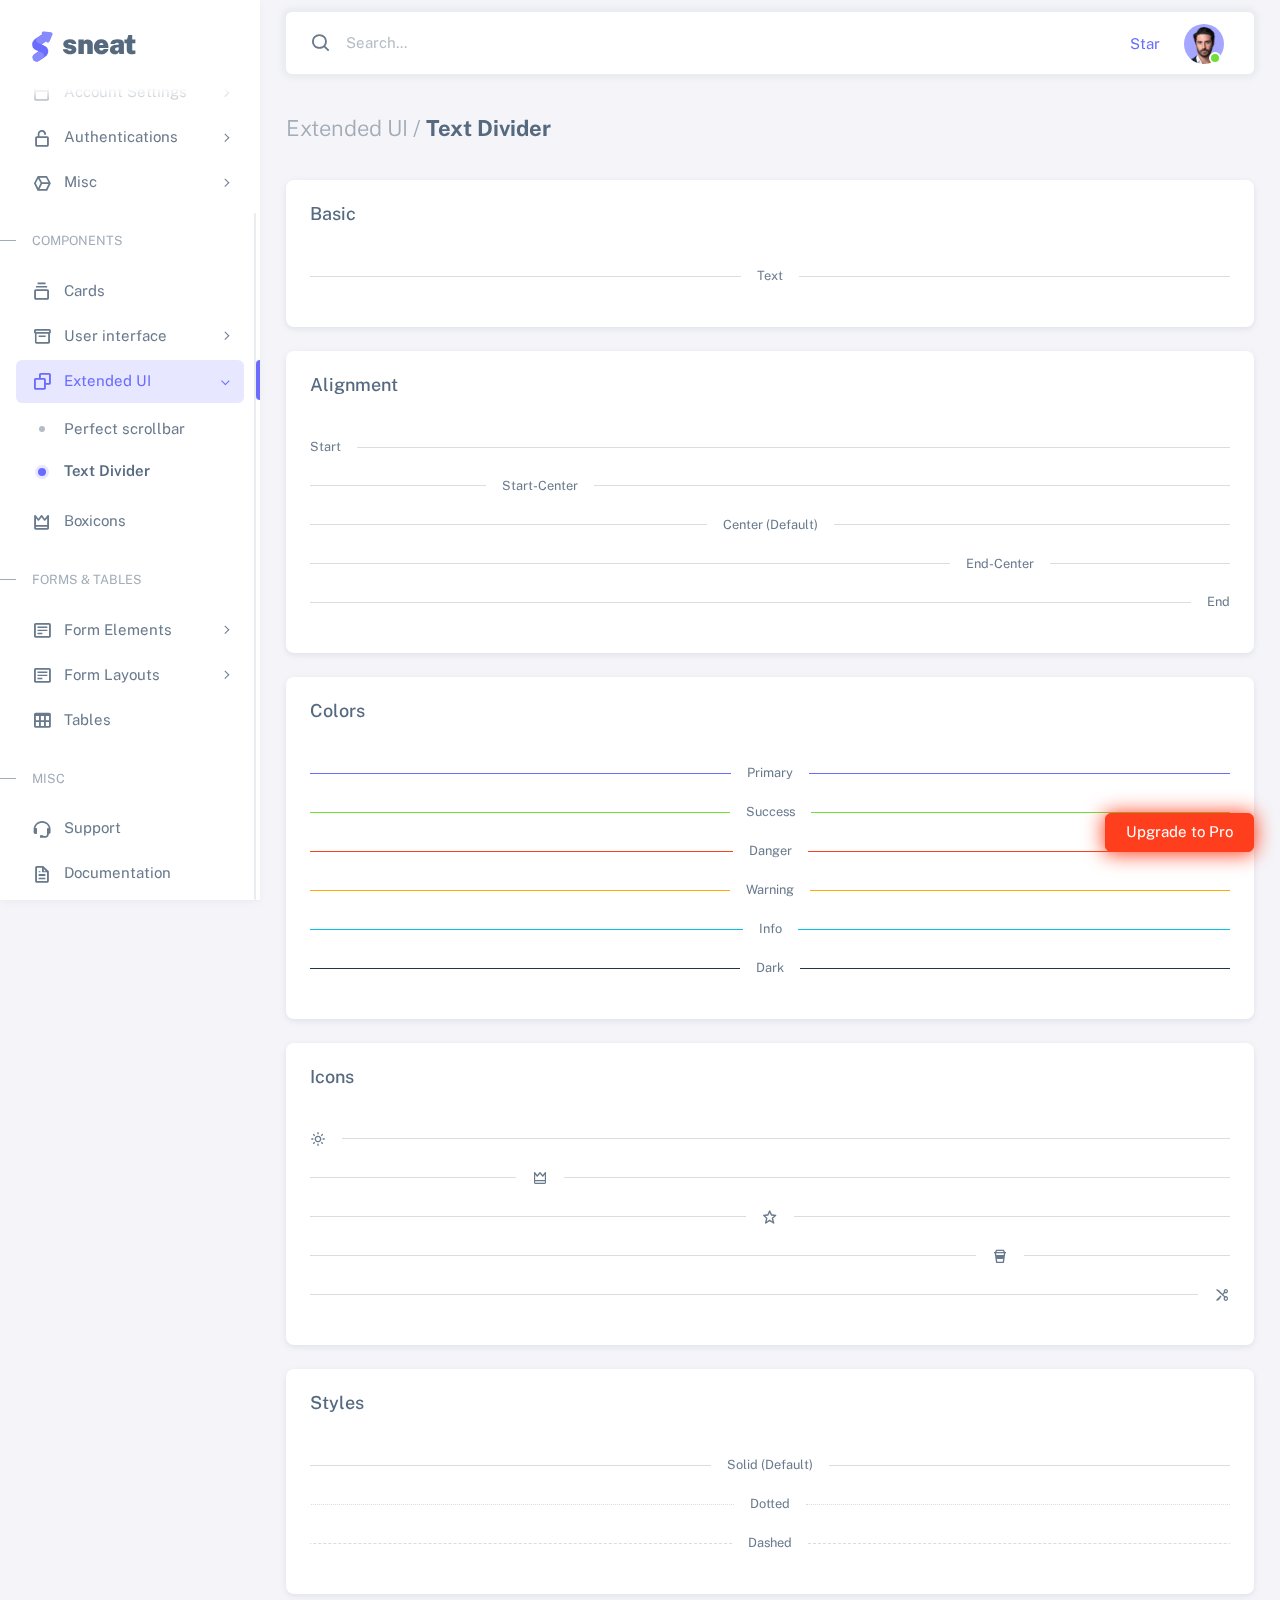
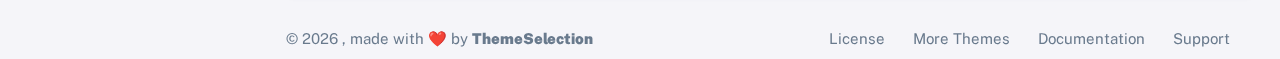
<file: blogs/html/extended-ui-text-divider.html>
<!DOCTYPE html>

<!-- =========================================================
* Sneat - Bootstrap 5 HTML Admin Template - Pro | v1.0.0
==============================================================

* Product Page: https://themeselection.com/products/sneat-bootstrap-html-admin-template/
* Created by: ThemeSelection
* License: You must have a valid license purchased in order to legally use the theme for your project.
* Copyright ThemeSelection (https://themeselection.com)

=========================================================
 -->
<!-- beautify ignore:start -->
<html
  lang="en"
  class="light-style layout-menu-fixed"
  dir="ltr"
  data-theme="theme-default"
  data-assets-path="../assets/"
  data-template="vertical-menu-template-free"
>
  <head>
    <meta charset="utf-8" />
    <meta
      name="viewport"
      content="width=device-width, initial-scale=1.0, user-scalable=no, minimum-scale=1.0, maximum-scale=1.0"
    />

    <title>Text Divider - Extended UI | Sneat - Bootstrap 5 HTML Admin Template - Pro</title>

    <meta name="description" content="" />

    <!-- Favicon -->
    <link rel="icon" type="image/x-icon" href="../assets/img/favicon/favicon.ico" />

    <!-- Fonts -->
    <link rel="preconnect" href="https://fonts.googleapis.com" />
    <link rel="preconnect" href="https://fonts.gstatic.com" crossorigin />
    <link
      href="https://fonts.googleapis.com/css2?family=Public+Sans:ital,wght@0,300;0,400;0,500;0,600;0,700;1,300;1,400;1,500;1,600;1,700&display=swap"
      rel="stylesheet"
    />

    <!-- Icons. Uncomment required icon fonts -->
    <link rel="stylesheet" href="../assets/vendor/fonts/boxicons.css" />

    <!-- Core CSS -->
    <link rel="stylesheet" href="../assets/vendor/css/core.css" class="template-customizer-core-css" />
    <link rel="stylesheet" href="../assets/vendor/css/theme-default.css" class="template-customizer-theme-css" />
    <link rel="stylesheet" href="../assets/css/demo.css" />

    <!-- Vendors CSS -->
    <link rel="stylesheet" href="../assets/vendor/libs/perfect-scrollbar/perfect-scrollbar.css" />

    <!-- Page CSS -->

    <!-- Helpers -->
    <script src="../assets/vendor/js/helpers.js"></script>

    <!--! Template customizer & Theme config files MUST be included after core stylesheets and helpers.js in the <head> section -->
    <!--? Config:  Mandatory theme config file contain global vars & default theme options, Set your preferred theme option in this file.  -->
    <script src="../assets/js/config.js"></script>
  </head>

  <body>
    <!-- Layout wrapper -->
    <div class="layout-wrapper layout-content-navbar">
      <div class="layout-container">
        <!-- Menu -->

        <aside id="layout-menu" class="layout-menu menu-vertical menu bg-menu-theme">
          <div class="app-brand demo">
            <a href="index.html" class="app-brand-link">
              <span class="app-brand-logo demo">
                <svg
                  width="25"
                  viewBox="0 0 25 42"
                  version="1.1"
                  xmlns="http://www.w3.org/2000/svg"
                  xmlns:xlink="http://www.w3.org/1999/xlink"
                >
                  <defs>
                    <path
                      d="M13.7918663,0.358365126 L3.39788168,7.44174259 C0.566865006,9.69408886 -0.379795268,12.4788597 0.557900856,15.7960551 C0.68998853,16.2305145 1.09562888,17.7872135 3.12357076,19.2293357 C3.8146334,19.7207684 5.32369333,20.3834223 7.65075054,21.2172976 L7.59773219,21.2525164 L2.63468769,24.5493413 C0.445452254,26.3002124 0.0884951797,28.5083815 1.56381646,31.1738486 C2.83770406,32.8170431 5.20850219,33.2640127 7.09180128,32.5391577 C8.347334,32.0559211 11.4559176,30.0011079 16.4175519,26.3747182 C18.0338572,24.4997857 18.6973423,22.4544883 18.4080071,20.2388261 C17.963753,17.5346866 16.1776345,15.5799961 13.0496516,14.3747546 L10.9194936,13.4715819 L18.6192054,7.984237 L13.7918663,0.358365126 Z"
                      id="path-1"
                    ></path>
                    <path
                      d="M5.47320593,6.00457225 C4.05321814,8.216144 4.36334763,10.0722806 6.40359441,11.5729822 C8.61520715,12.571656 10.0999176,13.2171421 10.8577257,13.5094407 L15.5088241,14.433041 L18.6192054,7.984237 C15.5364148,3.11535317 13.9273018,0.573395879 13.7918663,0.358365126 C13.5790555,0.511491653 10.8061687,2.3935607 5.47320593,6.00457225 Z"
                      id="path-3"
                    ></path>
                    <path
                      d="M7.50063644,21.2294429 L12.3234468,23.3159332 C14.1688022,24.7579751 14.397098,26.4880487 13.008334,28.506154 C11.6195701,30.5242593 10.3099883,31.790241 9.07958868,32.3040991 C5.78142938,33.4346997 4.13234973,34 4.13234973,34 C4.13234973,34 2.75489982,33.0538207 2.37032616e-14,31.1614621 C-0.55822714,27.8186216 -0.55822714,26.0572515 -4.05231404e-15,25.8773518 C0.83734071,25.6075023 2.77988457,22.8248993 3.3049379,22.52991 C3.65497346,22.3332504 5.05353963,21.8997614 7.50063644,21.2294429 Z"
                      id="path-4"
                    ></path>
                    <path
                      d="M20.6,7.13333333 L25.6,13.8 C26.2627417,14.6836556 26.0836556,15.9372583 25.2,16.6 C24.8538077,16.8596443 24.4327404,17 24,17 L14,17 C12.8954305,17 12,16.1045695 12,15 C12,14.5672596 12.1403557,14.1461923 12.4,13.8 L17.4,7.13333333 C18.0627417,6.24967773 19.3163444,6.07059163 20.2,6.73333333 C20.3516113,6.84704183 20.4862915,6.981722 20.6,7.13333333 Z"
                      id="path-5"
                    ></path>
                  </defs>
                  <g id="g-app-brand" stroke="none" stroke-width="1" fill="none" fill-rule="evenodd">
                    <g id="Brand-Logo" transform="translate(-27.000000, -15.000000)">
                      <g id="Icon" transform="translate(27.000000, 15.000000)">
                        <g id="Mask" transform="translate(0.000000, 8.000000)">
                          <mask id="mask-2" fill="white">
                            <use xlink:href="#path-1"></use>
                          </mask>
                          <use fill="#696cff" xlink:href="#path-1"></use>
                          <g id="Path-3" mask="url(#mask-2)">
                            <use fill="#696cff" xlink:href="#path-3"></use>
                            <use fill-opacity="0.2" fill="#FFFFFF" xlink:href="#path-3"></use>
                          </g>
                          <g id="Path-4" mask="url(#mask-2)">
                            <use fill="#696cff" xlink:href="#path-4"></use>
                            <use fill-opacity="0.2" fill="#FFFFFF" xlink:href="#path-4"></use>
                          </g>
                        </g>
                        <g
                          id="Triangle"
                          transform="translate(19.000000, 11.000000) rotate(-300.000000) translate(-19.000000, -11.000000) "
                        >
                          <use fill="#696cff" xlink:href="#path-5"></use>
                          <use fill-opacity="0.2" fill="#FFFFFF" xlink:href="#path-5"></use>
                        </g>
                      </g>
                    </g>
                  </g>
                </svg>
              </span>
              <span class="app-brand-text demo menu-text fw-bolder ms-2">Sneat</span>
            </a>

            <a href="javascript:void(0);" class="layout-menu-toggle menu-link text-large ms-auto d-block d-xl-none">
              <i class="bx bx-chevron-left bx-sm align-middle"></i>
            </a>
          </div>

          <div class="menu-inner-shadow"></div>

          <ul class="menu-inner py-1">
            <!-- Dashboard -->
            <li class="menu-item">
              <a href="index.html" class="menu-link">
                <i class="menu-icon tf-icons bx bx-home-circle"></i>
                <div data-i18n="Analytics">Dashboard</div>
              </a>
            </li>

            <!-- Layouts -->
            <li class="menu-item">
              <a href="javascript:void(0);" class="menu-link menu-toggle">
                <i class="menu-icon tf-icons bx bx-layout"></i>
                <div data-i18n="Layouts">Layouts</div>
              </a>

              <ul class="menu-sub">
                <li class="menu-item">
                  <a href="layouts-without-menu.html" class="menu-link">
                    <div data-i18n="Without menu">Without menu</div>
                  </a>
                </li>
                <li class="menu-item">
                  <a href="layouts-without-navbar.html" class="menu-link">
                    <div data-i18n="Without navbar">Without navbar</div>
                  </a>
                </li>
                <li class="menu-item">
                  <a href="layouts-container.html" class="menu-link">
                    <div data-i18n="Container">Container</div>
                  </a>
                </li>
                <li class="menu-item">
                  <a href="layouts-fluid.html" class="menu-link">
                    <div data-i18n="Fluid">Fluid</div>
                  </a>
                </li>
                <li class="menu-item">
                  <a href="layouts-blank.html" class="menu-link">
                    <div data-i18n="Blank">Blank</div>
                  </a>
                </li>
              </ul>
            </li>

            <li class="menu-header small text-uppercase">
              <span class="menu-header-text">Pages</span>
            </li>
            <li class="menu-item">
              <a href="javascript:void(0);" class="menu-link menu-toggle">
                <i class="menu-icon tf-icons bx bx-dock-top"></i>
                <div data-i18n="Account Settings">Account Settings</div>
              </a>
              <ul class="menu-sub">
                <li class="menu-item">
                  <a href="pages-account-settings-account.html" class="menu-link">
                    <div data-i18n="Account">Account</div>
                  </a>
                </li>
                <li class="menu-item">
                  <a href="pages-account-settings-notifications.html" class="menu-link">
                    <div data-i18n="Notifications">Notifications</div>
                  </a>
                </li>
                <li class="menu-item">
                  <a href="pages-account-settings-connections.html" class="menu-link">
                    <div data-i18n="Connections">Connections</div>
                  </a>
                </li>
              </ul>
            </li>
            <li class="menu-item">
              <a href="javascript:void(0);" class="menu-link menu-toggle">
                <i class="menu-icon tf-icons bx bx-lock-open-alt"></i>
                <div data-i18n="Authentications">Authentications</div>
              </a>
              <ul class="menu-sub">
                <li class="menu-item">
                  <a href="auth-login-basic.html" class="menu-link" target="_blank">
                    <div data-i18n="Basic">Login</div>
                  </a>
                </li>
                <li class="menu-item">
                  <a href="auth-register-basic.html" class="menu-link" target="_blank">
                    <div data-i18n="Basic">Register</div>
                  </a>
                </li>
                <li class="menu-item">
                  <a href="auth-forgot-password-basic.html" class="menu-link" target="_blank">
                    <div data-i18n="Basic">Forgot Password</div>
                  </a>
                </li>
              </ul>
            </li>
            <li class="menu-item">
              <a href="javascript:void(0);" class="menu-link menu-toggle">
                <i class="menu-icon tf-icons bx bx-cube-alt"></i>
                <div data-i18n="Misc">Misc</div>
              </a>
              <ul class="menu-sub">
                <li class="menu-item">
                  <a href="pages-misc-error.html" class="menu-link">
                    <div data-i18n="Error">Error</div>
                  </a>
                </li>
                <li class="menu-item">
                  <a href="pages-misc-under-maintenance.html" class="menu-link">
                    <div data-i18n="Under Maintenance">Under Maintenance</div>
                  </a>
                </li>
              </ul>
            </li>
            <!-- Components -->
            <li class="menu-header small text-uppercase"><span class="menu-header-text">Components</span></li>
            <!-- Cards -->
            <li class="menu-item">
              <a href="cards-basic.html" class="menu-link">
                <i class="menu-icon tf-icons bx bx-collection"></i>
                <div data-i18n="Basic">Cards</div>
              </a>
            </li>
            <!-- User interface -->
            <li class="menu-item">
              <a href="javascript:void(0)" class="menu-link menu-toggle">
                <i class="menu-icon tf-icons bx bx-box"></i>
                <div data-i18n="User interface">User interface</div>
              </a>
              <ul class="menu-sub">
                <li class="menu-item">
                  <a href="ui-accordion.html" class="menu-link">
                    <div data-i18n="Accordion">Accordion</div>
                  </a>
                </li>
                <li class="menu-item">
                  <a href="ui-alerts.html" class="menu-link">
                    <div data-i18n="Alerts">Alerts</div>
                  </a>
                </li>
                <li class="menu-item">
                  <a href="ui-badges.html" class="menu-link">
                    <div data-i18n="Badges">Badges</div>
                  </a>
                </li>
                <li class="menu-item">
                  <a href="ui-buttons.html" class="menu-link">
                    <div data-i18n="Buttons">Buttons</div>
                  </a>
                </li>
                <li class="menu-item">
                  <a href="ui-carousel.html" class="menu-link">
                    <div data-i18n="Carousel">Carousel</div>
                  </a>
                </li>
                <li class="menu-item">
                  <a href="ui-collapse.html" class="menu-link">
                    <div data-i18n="Collapse">Collapse</div>
                  </a>
                </li>
                <li class="menu-item">
                  <a href="ui-dropdowns.html" class="menu-link">
                    <div data-i18n="Dropdowns">Dropdowns</div>
                  </a>
                </li>
                <li class="menu-item">
                  <a href="ui-footer.html" class="menu-link">
                    <div data-i18n="Footer">Footer</div>
                  </a>
                </li>
                <li class="menu-item">
                  <a href="ui-list-groups.html" class="menu-link">
                    <div data-i18n="List Groups">List groups</div>
                  </a>
                </li>
                <li class="menu-item">
                  <a href="ui-modals.html" class="menu-link">
                    <div data-i18n="Modals">Modals</div>
                  </a>
                </li>
                <li class="menu-item">
                  <a href="ui-navbar.html" class="menu-link">
                    <div data-i18n="Navbar">Navbar</div>
                  </a>
                </li>
                <li class="menu-item">
                  <a href="ui-offcanvas.html" class="menu-link">
                    <div data-i18n="Offcanvas">Offcanvas</div>
                  </a>
                </li>
                <li class="menu-item">
                  <a href="ui-pagination-breadcrumbs.html" class="menu-link">
                    <div data-i18n="Pagination &amp; Breadcrumbs">Pagination &amp; Breadcrumbs</div>
                  </a>
                </li>
                <li class="menu-item">
                  <a href="ui-progress.html" class="menu-link">
                    <div data-i18n="Progress">Progress</div>
                  </a>
                </li>
                <li class="menu-item">
                  <a href="ui-spinners.html" class="menu-link">
                    <div data-i18n="Spinners">Spinners</div>
                  </a>
                </li>
                <li class="menu-item">
                  <a href="ui-tabs-pills.html" class="menu-link">
                    <div data-i18n="Tabs &amp; Pills">Tabs &amp; Pills</div>
                  </a>
                </li>
                <li class="menu-item">
                  <a href="ui-toasts.html" class="menu-link">
                    <div data-i18n="Toasts">Toasts</div>
                  </a>
                </li>
                <li class="menu-item">
                  <a href="ui-tooltips-popovers.html" class="menu-link">
                    <div data-i18n="Tooltips & Popovers">Tooltips &amp; popovers</div>
                  </a>
                </li>
                <li class="menu-item">
                  <a href="ui-typography.html" class="menu-link">
                    <div data-i18n="Typography">Typography</div>
                  </a>
                </li>
              </ul>
            </li>

            <!-- Extended components -->
            <li class="menu-item active open">
              <a href="javascript:void(0)" class="menu-link menu-toggle">
                <i class="menu-icon tf-icons bx bx-copy"></i>
                <div data-i18n="Extended UI">Extended UI</div>
              </a>
              <ul class="menu-sub">
                <li class="menu-item">
                  <a href="extended-ui-perfect-scrollbar.html" class="menu-link">
                    <div data-i18n="Perfect Scrollbar">Perfect scrollbar</div>
                  </a>
                </li>
                <li class="menu-item active">
                  <a href="extended-ui-text-divider.html" class="menu-link">
                    <div data-i18n="Text Divider">Text Divider</div>
                  </a>
                </li>
              </ul>
            </li>

            <li class="menu-item">
              <a href="icons-boxicons.html" class="menu-link">
                <i class="menu-icon tf-icons bx bx-crown"></i>
                <div data-i18n="Boxicons">Boxicons</div>
              </a>
            </li>

            <!-- Forms & Tables -->
            <li class="menu-header small text-uppercase"><span class="menu-header-text">Forms &amp; Tables</span></li>
            <!-- Forms -->
            <li class="menu-item">
              <a href="javascript:void(0);" class="menu-link menu-toggle">
                <i class="menu-icon tf-icons bx bx-detail"></i>
                <div data-i18n="Form Elements">Form Elements</div>
              </a>
              <ul class="menu-sub">
                <li class="menu-item">
                  <a href="forms-basic-inputs.html" class="menu-link">
                    <div data-i18n="Basic Inputs">Basic Inputs</div>
                  </a>
                </li>
                <li class="menu-item">
                  <a href="forms-input-groups.html" class="menu-link">
                    <div data-i18n="Input groups">Input groups</div>
                  </a>
                </li>
              </ul>
            </li>
            <li class="menu-item">
              <a href="javascript:void(0);" class="menu-link menu-toggle">
                <i class="menu-icon tf-icons bx bx-detail"></i>
                <div data-i18n="Form Layouts">Form Layouts</div>
              </a>
              <ul class="menu-sub">
                <li class="menu-item">
                  <a href="form-layouts-vertical.html" class="menu-link">
                    <div data-i18n="Vertical Form">Vertical Form</div>
                  </a>
                </li>
                <li class="menu-item">
                  <a href="form-layouts-horizontal.html" class="menu-link">
                    <div data-i18n="Horizontal Form">Horizontal Form</div>
                  </a>
                </li>
              </ul>
            </li>
            <!-- Tables -->
            <li class="menu-item">
              <a href="tables-basic.html" class="menu-link">
                <i class="menu-icon tf-icons bx bx-table"></i>
                <div data-i18n="Tables">Tables</div>
              </a>
            </li>
            <!-- Misc -->
            <li class="menu-header small text-uppercase"><span class="menu-header-text">Misc</span></li>
            <li class="menu-item">
              <a
                href="https://github.com/themeselection/sneat-html-admin-template-free/issues"
                target="_blank"
                class="menu-link"
              >
                <i class="menu-icon tf-icons bx bx-support"></i>
                <div data-i18n="Support">Support</div>
              </a>
            </li>
            <li class="menu-item">
              <a
                href="https://themeselection.com/demo/sneat-bootstrap-html-admin-template/documentation/"
                target="_blank"
                class="menu-link"
              >
                <i class="menu-icon tf-icons bx bx-file"></i>
                <div data-i18n="Documentation">Documentation</div>
              </a>
            </li>
          </ul>
        </aside>
        <!-- / Menu -->

        <!-- Layout container -->
        <div class="layout-page">
          <!-- Navbar -->

          <nav
            class="layout-navbar container-xxl navbar navbar-expand-xl navbar-detached align-items-center bg-navbar-theme"
            id="layout-navbar"
          >
            <div class="layout-menu-toggle navbar-nav align-items-xl-center me-3 me-xl-0 d-xl-none">
              <a class="nav-item nav-link px-0 me-xl-4" href="javascript:void(0)">
                <i class="bx bx-menu bx-sm"></i>
              </a>
            </div>

            <div class="navbar-nav-right d-flex align-items-center" id="navbar-collapse">
              <!-- Search -->
              <div class="navbar-nav align-items-center">
                <div class="nav-item d-flex align-items-center">
                  <i class="bx bx-search fs-4 lh-0"></i>
                  <input
                    type="text"
                    class="form-control border-0 shadow-none"
                    placeholder="Search..."
                    aria-label="Search..."
                  />
                </div>
              </div>
              <!-- /Search -->

              <ul class="navbar-nav flex-row align-items-center ms-auto">
                <!-- Place this tag where you want the button to render. -->
                <li class="nav-item lh-1 me-3">
                  <a
                    class="github-button"
                    href="https://github.com/themeselection/sneat-html-admin-template-free"
                    data-icon="octicon-star"
                    data-size="large"
                    data-show-count="true"
                    aria-label="Star themeselection/sneat-html-admin-template-free on GitHub"
                    >Star</a
                  >
                </li>

                <!-- User -->
                <li class="nav-item navbar-dropdown dropdown-user dropdown">
                  <a class="nav-link dropdown-toggle hide-arrow" href="javascript:void(0);" data-bs-toggle="dropdown">
                    <div class="avatar avatar-online">
                      <img src="../assets/img/avatars/1.png" alt class="w-px-40 h-auto rounded-circle" />
                    </div>
                  </a>
                  <ul class="dropdown-menu dropdown-menu-end">
                    <li>
                      <a class="dropdown-item" href="#">
                        <div class="d-flex">
                          <div class="flex-shrink-0 me-3">
                            <div class="avatar avatar-online">
                              <img src="../assets/img/avatars/1.png" alt class="w-px-40 h-auto rounded-circle" />
                            </div>
                          </div>
                          <div class="flex-grow-1">
                            <span class="fw-semibold d-block">John Doe</span>
                            <small class="text-muted">Admin</small>
                          </div>
                        </div>
                      </a>
                    </li>
                    <li>
                      <div class="dropdown-divider"></div>
                    </li>
                    <li>
                      <a class="dropdown-item" href="#">
                        <i class="bx bx-user me-2"></i>
                        <span class="align-middle">My Profile</span>
                      </a>
                    </li>
                    <li>
                      <a class="dropdown-item" href="#">
                        <i class="bx bx-cog me-2"></i>
                        <span class="align-middle">Settings</span>
                      </a>
                    </li>
                    <li>
                      <a class="dropdown-item" href="#">
                        <span class="d-flex align-items-center align-middle">
                          <i class="flex-shrink-0 bx bx-credit-card me-2"></i>
                          <span class="flex-grow-1 align-middle">Billing</span>
                          <span class="flex-shrink-0 badge badge-center rounded-pill bg-danger w-px-20 h-px-20">4</span>
                        </span>
                      </a>
                    </li>
                    <li>
                      <div class="dropdown-divider"></div>
                    </li>
                    <li>
                      <a class="dropdown-item" href="auth-login-basic.html">
                        <i class="bx bx-power-off me-2"></i>
                        <span class="align-middle">Log Out</span>
                      </a>
                    </li>
                  </ul>
                </li>
                <!--/ User -->
              </ul>
            </div>
          </nav>

          <!-- / Navbar -->

          <!-- Content wrapper -->
          <div class="content-wrapper">
            <!-- Content -->

            <div class="container-xxl flex-grow-1 container-p-y">
              <h4 class="fw-bold py-3 mb-4"><span class="text-muted fw-light">Extended UI /</span> Text Divider</h4>

              <div class="row">
                <!-- Basic -->
                <div class="col-md-12 mb-4">
                  <div class="card">
                    <h5 class="card-header">Basic</h5>
                    <div class="card-body">
                      <div class="divider">
                        <div class="divider-text">Text</div>
                      </div>
                    </div>
                  </div>
                </div>
                <!-- /Basic -->

                <!-- Text Alignment -->
                <div class="col-md-12 mb-4">
                  <div class="card">
                    <h5 class="card-header">Alignment</h5>
                    <div class="card-body">
                      <div class="divider text-start">
                        <div class="divider-text">Start</div>
                      </div>
                      <div class="divider text-start-center">
                        <div class="divider-text">Start-Center</div>
                      </div>
                      <div class="divider">
                        <div class="divider-text">Center (Default)</div>
                      </div>
                      <div class="divider text-end-center">
                        <div class="divider-text">End-Center</div>
                      </div>
                      <div class="divider text-end">
                        <div class="divider-text">End</div>
                      </div>
                    </div>
                  </div>
                </div>
                <!-- /Text Alignment -->

                <!-- Divider Colors -->
                <div class="col-md-12 mb-4">
                  <div class="card">
                    <h5 class="card-header">Colors</h5>
                    <div class="card-body">
                      <div class="divider divider-primary">
                        <div class="divider-text">Primary</div>
                      </div>
                      <div class="divider divider-success">
                        <div class="divider-text">Success</div>
                      </div>
                      <div class="divider divider-danger">
                        <div class="divider-text">Danger</div>
                      </div>
                      <div class="divider divider-warning">
                        <div class="divider-text">Warning</div>
                      </div>
                      <div class="divider divider-info">
                        <div class="divider-text">Info</div>
                      </div>
                      <div class="divider divider-dark">
                        <div class="divider-text">Dark</div>
                      </div>
                    </div>
                  </div>
                </div>
                <!-- /Divider Colors -->

                <!-- Icons -->
                <div class="col-md-12 mb-4">
                  <div class="card">
                    <h5 class="card-header">Icons</h5>
                    <div class="card-body">
                      <div class="divider text-start">
                        <div class="divider-text">
                          <i class="bx bx-sun"></i>
                        </div>
                      </div>
                      <div class="divider text-start-center">
                        <div class="divider-text">
                          <i class="bx bx-crown"></i>
                        </div>
                      </div>
                      <div class="divider">
                        <div class="divider-text">
                          <i class="bx bx-star"></i>
                        </div>
                      </div>
                      <div class="divider text-end-center">
                        <div class="divider-text">
                          <i class="bx bx-coffee-togo"></i>
                        </div>
                      </div>
                      <div class="divider text-end">
                        <div class="divider-text">
                          <i class="bx bx-cut bx-rotate-180"></i>
                        </div>
                      </div>
                    </div>
                  </div>
                </div>
                <!-- /Icons -->

                <!-- Icons -->
                <div class="col-md-12">
                  <div class="card">
                    <h5 class="card-header">Styles</h5>
                    <div class="card-body">
                      <div class="divider">
                        <div class="divider-text">Solid (Default)</div>
                      </div>
                      <div class="divider divider-dotted">
                        <div class="divider-text">Dotted</div>
                      </div>
                      <div class="divider divider-dashed">
                        <div class="divider-text">Dashed</div>
                      </div>
                    </div>
                  </div>
                </div>
                <!-- /Icons -->
              </div>
            </div>
            <!-- / Content -->

            <!-- Footer -->
            <footer class="content-footer footer bg-footer-theme">
              <div class="container-xxl d-flex flex-wrap justify-content-between py-2 flex-md-row flex-column">
                <div class="mb-2 mb-md-0">
                  ©
                  <script>
                    document.write(new Date().getFullYear());
                  </script>
                  , made with ❤️ by
                  <a href="https://themeselection.com" target="_blank" class="footer-link fw-bolder">ThemeSelection</a>
                </div>
                <div>
                  <a href="https://themeselection.com/license/" class="footer-link me-4" target="_blank">License</a>
                  <a href="https://themeselection.com/" target="_blank" class="footer-link me-4">More Themes</a>

                  <a
                    href="https://themeselection.com/demo/sneat-bootstrap-html-admin-template/documentation/"
                    target="_blank"
                    class="footer-link me-4"
                    >Documentation</a
                  >

                  <a
                    href="https://github.com/themeselection/sneat-html-admin-template-free/issues"
                    target="_blank"
                    class="footer-link me-4"
                    >Support</a
                  >
                </div>
              </div>
            </footer>
            <!-- / Footer -->

            <div class="content-backdrop fade"></div>
          </div>
          <!-- Content wrapper -->
        </div>
        <!-- / Layout page -->
      </div>

      <!-- Overlay -->
      <div class="layout-overlay layout-menu-toggle"></div>
    </div>
    <!-- / Layout wrapper -->

    <div class="buy-now">
      <a
        href="https://themeselection.com/products/sneat-bootstrap-html-admin-template/"
        target="_blank"
        class="btn btn-danger btn-buy-now"
        >Upgrade to Pro</a
      >
    </div>

    <!-- Core JS -->
    <!-- build:js assets/vendor/js/core.js -->
    <script src="../assets/vendor/libs/jquery/jquery.js"></script>
    <script src="../assets/vendor/libs/popper/popper.js"></script>
    <script src="../assets/vendor/js/bootstrap.js"></script>
    <script src="../assets/vendor/libs/perfect-scrollbar/perfect-scrollbar.js"></script>

    <script src="../assets/vendor/js/menu.js"></script>
    <!-- endbuild -->

    <!-- Vendors JS -->

    <!-- Main JS -->
    <script src="../assets/js/main.js"></script>

    <!-- Page JS -->

    <!-- Place this tag in your head or just before your close body tag. -->
    <script async defer src="https://buttons.github.io/buttons.js"></script>
  </body>
</html>
</file>
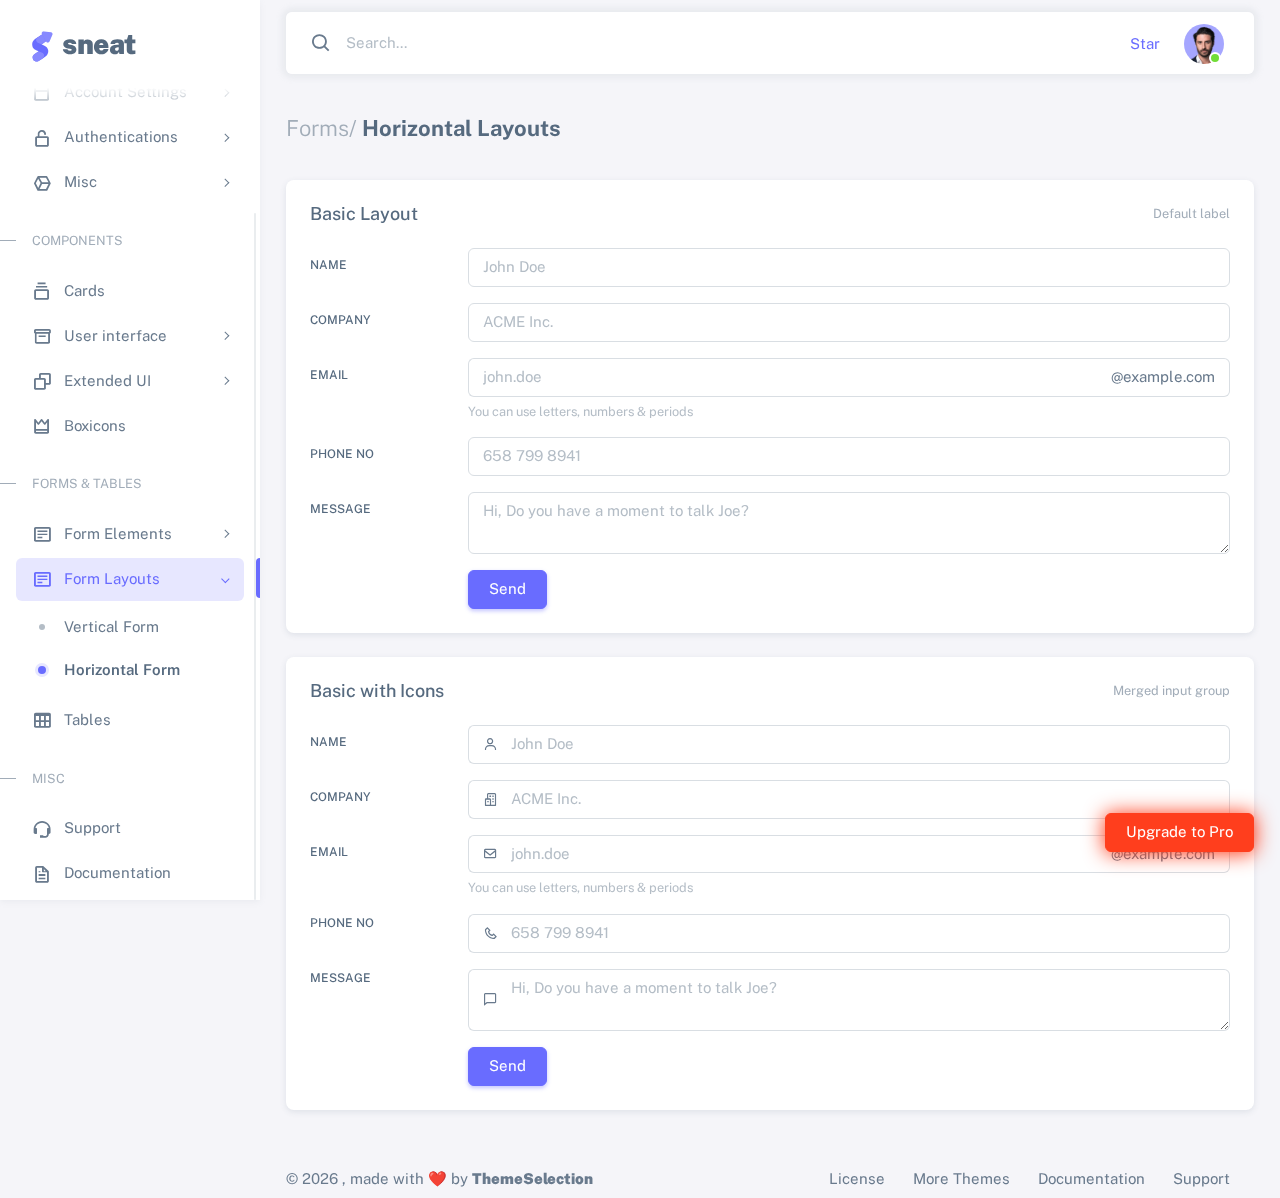
<file: blogs/html/form-layouts-horizontal.html>
<!DOCTYPE html>

<!-- =========================================================
* Sneat - Bootstrap 5 HTML Admin Template - Pro | v1.0.0
==============================================================

* Product Page: https://themeselection.com/products/sneat-bootstrap-html-admin-template/
* Created by: ThemeSelection
* License: You must have a valid license purchased in order to legally use the theme for your project.
* Copyright ThemeSelection (https://themeselection.com)

=========================================================
 -->
<!-- beautify ignore:start -->
<html
  lang="en"
  class="light-style layout-menu-fixed"
  dir="ltr"
  data-theme="theme-default"
  data-assets-path="../assets/"
  data-template="vertical-menu-template-free"
>
  <head>
    <meta charset="utf-8" />
    <meta
      name="viewport"
      content="width=device-width, initial-scale=1.0, user-scalable=no, minimum-scale=1.0, maximum-scale=1.0"
    />

    <title>Horizontal Layouts - Forms | Sneat - Bootstrap 5 HTML Admin Template - Pro</title>

    <meta name="description" content="" />

    <!-- Favicon -->
    <link rel="icon" type="image/x-icon" href="../assets/img/favicon/favicon.ico" />

    <!-- Fonts -->
    <link rel="preconnect" href="https://fonts.googleapis.com" />
    <link rel="preconnect" href="https://fonts.gstatic.com" crossorigin />
    <link
      href="https://fonts.googleapis.com/css2?family=Public+Sans:ital,wght@0,300;0,400;0,500;0,600;0,700;1,300;1,400;1,500;1,600;1,700&display=swap"
      rel="stylesheet"
    />

    <!-- Icons. Uncomment required icon fonts -->
    <link rel="stylesheet" href="../assets/vendor/fonts/boxicons.css" />

    <!-- Core CSS -->
    <link rel="stylesheet" href="../assets/vendor/css/core.css" class="template-customizer-core-css" />
    <link rel="stylesheet" href="../assets/vendor/css/theme-default.css" class="template-customizer-theme-css" />
    <link rel="stylesheet" href="../assets/css/demo.css" />

    <!-- Vendors CSS -->
    <link rel="stylesheet" href="../assets/vendor/libs/perfect-scrollbar/perfect-scrollbar.css" />

    <!-- Page CSS -->

    <!-- Helpers -->
    <script src="../assets/vendor/js/helpers.js"></script>

    <!--! Template customizer & Theme config files MUST be included after core stylesheets and helpers.js in the <head> section -->
    <!--? Config:  Mandatory theme config file contain global vars & default theme options, Set your preferred theme option in this file.  -->
    <script src="../assets/js/config.js"></script>
  </head>

  <body>
    <!-- Layout wrapper -->
    <div class="layout-wrapper layout-content-navbar">
      <div class="layout-container">
        <!-- Menu -->

        <aside id="layout-menu" class="layout-menu menu-vertical menu bg-menu-theme">
          <div class="app-brand demo">
            <a href="index.html" class="app-brand-link">
              <span class="app-brand-logo demo">
                <svg
                  width="25"
                  viewBox="0 0 25 42"
                  version="1.1"
                  xmlns="http://www.w3.org/2000/svg"
                  xmlns:xlink="http://www.w3.org/1999/xlink"
                >
                  <defs>
                    <path
                      d="M13.7918663,0.358365126 L3.39788168,7.44174259 C0.566865006,9.69408886 -0.379795268,12.4788597 0.557900856,15.7960551 C0.68998853,16.2305145 1.09562888,17.7872135 3.12357076,19.2293357 C3.8146334,19.7207684 5.32369333,20.3834223 7.65075054,21.2172976 L7.59773219,21.2525164 L2.63468769,24.5493413 C0.445452254,26.3002124 0.0884951797,28.5083815 1.56381646,31.1738486 C2.83770406,32.8170431 5.20850219,33.2640127 7.09180128,32.5391577 C8.347334,32.0559211 11.4559176,30.0011079 16.4175519,26.3747182 C18.0338572,24.4997857 18.6973423,22.4544883 18.4080071,20.2388261 C17.963753,17.5346866 16.1776345,15.5799961 13.0496516,14.3747546 L10.9194936,13.4715819 L18.6192054,7.984237 L13.7918663,0.358365126 Z"
                      id="path-1"
                    ></path>
                    <path
                      d="M5.47320593,6.00457225 C4.05321814,8.216144 4.36334763,10.0722806 6.40359441,11.5729822 C8.61520715,12.571656 10.0999176,13.2171421 10.8577257,13.5094407 L15.5088241,14.433041 L18.6192054,7.984237 C15.5364148,3.11535317 13.9273018,0.573395879 13.7918663,0.358365126 C13.5790555,0.511491653 10.8061687,2.3935607 5.47320593,6.00457225 Z"
                      id="path-3"
                    ></path>
                    <path
                      d="M7.50063644,21.2294429 L12.3234468,23.3159332 C14.1688022,24.7579751 14.397098,26.4880487 13.008334,28.506154 C11.6195701,30.5242593 10.3099883,31.790241 9.07958868,32.3040991 C5.78142938,33.4346997 4.13234973,34 4.13234973,34 C4.13234973,34 2.75489982,33.0538207 2.37032616e-14,31.1614621 C-0.55822714,27.8186216 -0.55822714,26.0572515 -4.05231404e-15,25.8773518 C0.83734071,25.6075023 2.77988457,22.8248993 3.3049379,22.52991 C3.65497346,22.3332504 5.05353963,21.8997614 7.50063644,21.2294429 Z"
                      id="path-4"
                    ></path>
                    <path
                      d="M20.6,7.13333333 L25.6,13.8 C26.2627417,14.6836556 26.0836556,15.9372583 25.2,16.6 C24.8538077,16.8596443 24.4327404,17 24,17 L14,17 C12.8954305,17 12,16.1045695 12,15 C12,14.5672596 12.1403557,14.1461923 12.4,13.8 L17.4,7.13333333 C18.0627417,6.24967773 19.3163444,6.07059163 20.2,6.73333333 C20.3516113,6.84704183 20.4862915,6.981722 20.6,7.13333333 Z"
                      id="path-5"
                    ></path>
                  </defs>
                  <g id="g-app-brand" stroke="none" stroke-width="1" fill="none" fill-rule="evenodd">
                    <g id="Brand-Logo" transform="translate(-27.000000, -15.000000)">
                      <g id="Icon" transform="translate(27.000000, 15.000000)">
                        <g id="Mask" transform="translate(0.000000, 8.000000)">
                          <mask id="mask-2" fill="white">
                            <use xlink:href="#path-1"></use>
                          </mask>
                          <use fill="#696cff" xlink:href="#path-1"></use>
                          <g id="Path-3" mask="url(#mask-2)">
                            <use fill="#696cff" xlink:href="#path-3"></use>
                            <use fill-opacity="0.2" fill="#FFFFFF" xlink:href="#path-3"></use>
                          </g>
                          <g id="Path-4" mask="url(#mask-2)">
                            <use fill="#696cff" xlink:href="#path-4"></use>
                            <use fill-opacity="0.2" fill="#FFFFFF" xlink:href="#path-4"></use>
                          </g>
                        </g>
                        <g
                          id="Triangle"
                          transform="translate(19.000000, 11.000000) rotate(-300.000000) translate(-19.000000, -11.000000) "
                        >
                          <use fill="#696cff" xlink:href="#path-5"></use>
                          <use fill-opacity="0.2" fill="#FFFFFF" xlink:href="#path-5"></use>
                        </g>
                      </g>
                    </g>
                  </g>
                </svg>
              </span>
              <span class="app-brand-text demo menu-text fw-bolder ms-2">Sneat</span>
            </a>

            <a href="javascript:void(0);" class="layout-menu-toggle menu-link text-large ms-auto d-block d-xl-none">
              <i class="bx bx-chevron-left bx-sm align-middle"></i>
            </a>
          </div>

          <div class="menu-inner-shadow"></div>

          <ul class="menu-inner py-1">
            <!-- Dashboard -->
            <li class="menu-item">
              <a href="index.html" class="menu-link">
                <i class="menu-icon tf-icons bx bx-home-circle"></i>
                <div data-i18n="Analytics">Dashboard</div>
              </a>
            </li>

            <!-- Layouts -->
            <li class="menu-item">
              <a href="javascript:void(0);" class="menu-link menu-toggle">
                <i class="menu-icon tf-icons bx bx-layout"></i>
                <div data-i18n="Layouts">Layouts</div>
              </a>

              <ul class="menu-sub">
                <li class="menu-item">
                  <a href="layouts-without-menu.html" class="menu-link">
                    <div data-i18n="Without menu">Without menu</div>
                  </a>
                </li>
                <li class="menu-item">
                  <a href="layouts-without-navbar.html" class="menu-link">
                    <div data-i18n="Without navbar">Without navbar</div>
                  </a>
                </li>
                <li class="menu-item">
                  <a href="layouts-container.html" class="menu-link">
                    <div data-i18n="Container">Container</div>
                  </a>
                </li>
                <li class="menu-item">
                  <a href="layouts-fluid.html" class="menu-link">
                    <div data-i18n="Fluid">Fluid</div>
                  </a>
                </li>
                <li class="menu-item">
                  <a href="layouts-blank.html" class="menu-link">
                    <div data-i18n="Blank">Blank</div>
                  </a>
                </li>
              </ul>
            </li>

            <li class="menu-header small text-uppercase">
              <span class="menu-header-text">Pages</span>
            </li>
            <li class="menu-item">
              <a href="javascript:void(0);" class="menu-link menu-toggle">
                <i class="menu-icon tf-icons bx bx-dock-top"></i>
                <div data-i18n="Account Settings">Account Settings</div>
              </a>
              <ul class="menu-sub">
                <li class="menu-item">
                  <a href="pages-account-settings-account.html" class="menu-link">
                    <div data-i18n="Account">Account</div>
                  </a>
                </li>
                <li class="menu-item">
                  <a href="pages-account-settings-notifications.html" class="menu-link">
                    <div data-i18n="Notifications">Notifications</div>
                  </a>
                </li>
                <li class="menu-item">
                  <a href="pages-account-settings-connections.html" class="menu-link">
                    <div data-i18n="Connections">Connections</div>
                  </a>
                </li>
              </ul>
            </li>
            <li class="menu-item">
              <a href="javascript:void(0);" class="menu-link menu-toggle">
                <i class="menu-icon tf-icons bx bx-lock-open-alt"></i>
                <div data-i18n="Authentications">Authentications</div>
              </a>
              <ul class="menu-sub">
                <li class="menu-item">
                  <a href="auth-login-basic.html" class="menu-link" target="_blank">
                    <div data-i18n="Basic">Login</div>
                  </a>
                </li>
                <li class="menu-item">
                  <a href="auth-register-basic.html" class="menu-link" target="_blank">
                    <div data-i18n="Basic">Register</div>
                  </a>
                </li>
                <li class="menu-item">
                  <a href="auth-forgot-password-basic.html" class="menu-link" target="_blank">
                    <div data-i18n="Basic">Forgot Password</div>
                  </a>
                </li>
              </ul>
            </li>
            <li class="menu-item">
              <a href="javascript:void(0);" class="menu-link menu-toggle">
                <i class="menu-icon tf-icons bx bx-cube-alt"></i>
                <div data-i18n="Misc">Misc</div>
              </a>
              <ul class="menu-sub">
                <li class="menu-item">
                  <a href="pages-misc-error.html" class="menu-link">
                    <div data-i18n="Error">Error</div>
                  </a>
                </li>
                <li class="menu-item">
                  <a href="pages-misc-under-maintenance.html" class="menu-link">
                    <div data-i18n="Under Maintenance">Under Maintenance</div>
                  </a>
                </li>
              </ul>
            </li>
            <!-- Components -->
            <li class="menu-header small text-uppercase"><span class="menu-header-text">Components</span></li>
            <!-- Cards -->
            <li class="menu-item">
              <a href="cards-basic.html" class="menu-link">
                <i class="menu-icon tf-icons bx bx-collection"></i>
                <div data-i18n="Basic">Cards</div>
              </a>
            </li>
            <!-- User interface -->
            <li class="menu-item">
              <a href="javascript:void(0)" class="menu-link menu-toggle">
                <i class="menu-icon tf-icons bx bx-box"></i>
                <div data-i18n="User interface">User interface</div>
              </a>
              <ul class="menu-sub">
                <li class="menu-item">
                  <a href="ui-accordion.html" class="menu-link">
                    <div data-i18n="Accordion">Accordion</div>
                  </a>
                </li>
                <li class="menu-item">
                  <a href="ui-alerts.html" class="menu-link">
                    <div data-i18n="Alerts">Alerts</div>
                  </a>
                </li>
                <li class="menu-item">
                  <a href="ui-badges.html" class="menu-link">
                    <div data-i18n="Badges">Badges</div>
                  </a>
                </li>
                <li class="menu-item">
                  <a href="ui-buttons.html" class="menu-link">
                    <div data-i18n="Buttons">Buttons</div>
                  </a>
                </li>
                <li class="menu-item">
                  <a href="ui-carousel.html" class="menu-link">
                    <div data-i18n="Carousel">Carousel</div>
                  </a>
                </li>
                <li class="menu-item">
                  <a href="ui-collapse.html" class="menu-link">
                    <div data-i18n="Collapse">Collapse</div>
                  </a>
                </li>
                <li class="menu-item">
                  <a href="ui-dropdowns.html" class="menu-link">
                    <div data-i18n="Dropdowns">Dropdowns</div>
                  </a>
                </li>
                <li class="menu-item">
                  <a href="ui-footer.html" class="menu-link">
                    <div data-i18n="Footer">Footer</div>
                  </a>
                </li>
                <li class="menu-item">
                  <a href="ui-list-groups.html" class="menu-link">
                    <div data-i18n="List Groups">List groups</div>
                  </a>
                </li>
                <li class="menu-item">
                  <a href="ui-modals.html" class="menu-link">
                    <div data-i18n="Modals">Modals</div>
                  </a>
                </li>
                <li class="menu-item">
                  <a href="ui-navbar.html" class="menu-link">
                    <div data-i18n="Navbar">Navbar</div>
                  </a>
                </li>
                <li class="menu-item">
                  <a href="ui-offcanvas.html" class="menu-link">
                    <div data-i18n="Offcanvas">Offcanvas</div>
                  </a>
                </li>
                <li class="menu-item">
                  <a href="ui-pagination-breadcrumbs.html" class="menu-link">
                    <div data-i18n="Pagination &amp; Breadcrumbs">Pagination &amp; Breadcrumbs</div>
                  </a>
                </li>
                <li class="menu-item">
                  <a href="ui-progress.html" class="menu-link">
                    <div data-i18n="Progress">Progress</div>
                  </a>
                </li>
                <li class="menu-item">
                  <a href="ui-spinners.html" class="menu-link">
                    <div data-i18n="Spinners">Spinners</div>
                  </a>
                </li>
                <li class="menu-item">
                  <a href="ui-tabs-pills.html" class="menu-link">
                    <div data-i18n="Tabs &amp; Pills">Tabs &amp; Pills</div>
                  </a>
                </li>
                <li class="menu-item">
                  <a href="ui-toasts.html" class="menu-link">
                    <div data-i18n="Toasts">Toasts</div>
                  </a>
                </li>
                <li class="menu-item">
                  <a href="ui-tooltips-popovers.html" class="menu-link">
                    <div data-i18n="Tooltips & Popovers">Tooltips &amp; popovers</div>
                  </a>
                </li>
                <li class="menu-item">
                  <a href="ui-typography.html" class="menu-link">
                    <div data-i18n="Typography">Typography</div>
                  </a>
                </li>
              </ul>
            </li>

            <!-- Extended components -->
            <li class="menu-item">
              <a href="javascript:void(0)" class="menu-link menu-toggle">
                <i class="menu-icon tf-icons bx bx-copy"></i>
                <div data-i18n="Extended UI">Extended UI</div>
              </a>
              <ul class="menu-sub">
                <li class="menu-item">
                  <a href="extended-ui-perfect-scrollbar.html" class="menu-link">
                    <div data-i18n="Perfect Scrollbar">Perfect scrollbar</div>
                  </a>
                </li>
                <li class="menu-item">
                  <a href="extended-ui-text-divider.html" class="menu-link">
                    <div data-i18n="Text Divider">Text Divider</div>
                  </a>
                </li>
              </ul>
            </li>

            <li class="menu-item">
              <a href="icons-boxicons.html" class="menu-link">
                <i class="menu-icon tf-icons bx bx-crown"></i>
                <div data-i18n="Boxicons">Boxicons</div>
              </a>
            </li>

            <!-- Forms & Tables -->
            <li class="menu-header small text-uppercase"><span class="menu-header-text">Forms &amp; Tables</span></li>
            <!-- Forms -->
            <li class="menu-item">
              <a href="javascript:void(0);" class="menu-link menu-toggle">
                <i class="menu-icon tf-icons bx bx-detail"></i>
                <div data-i18n="Form Elements">Form Elements</div>
              </a>
              <ul class="menu-sub">
                <li class="menu-item">
                  <a href="forms-basic-inputs.html" class="menu-link">
                    <div data-i18n="Basic Inputs">Basic Inputs</div>
                  </a>
                </li>
                <li class="menu-item">
                  <a href="forms-input-groups.html" class="menu-link">
                    <div data-i18n="Input groups">Input groups</div>
                  </a>
                </li>
              </ul>
            </li>
            <li class="menu-item active open">
              <a href="javascript:void(0);" class="menu-link menu-toggle">
                <i class="menu-icon tf-icons bx bx-detail"></i>
                <div data-i18n="Form Layouts">Form Layouts</div>
              </a>
              <ul class="menu-sub">
                <li class="menu-item">
                  <a href="form-layouts-vertical.html" class="menu-link">
                    <div data-i18n="Vertical Form">Vertical Form</div>
                  </a>
                </li>
                <li class="menu-item active">
                  <a href="form-layouts-horizontal.html" class="menu-link">
                    <div data-i18n="Horizontal Form">Horizontal Form</div>
                  </a>
                </li>
              </ul>
            </li>
            <!-- Tables -->
            <li class="menu-item">
              <a href="tables-basic.html" class="menu-link">
                <i class="menu-icon tf-icons bx bx-table"></i>
                <div data-i18n="Tables">Tables</div>
              </a>
            </li>
            <!-- Misc -->
            <li class="menu-header small text-uppercase"><span class="menu-header-text">Misc</span></li>
            <li class="menu-item">
              <a
                href="https://github.com/themeselection/sneat-html-admin-template-free/issues"
                target="_blank"
                class="menu-link"
              >
                <i class="menu-icon tf-icons bx bx-support"></i>
                <div data-i18n="Support">Support</div>
              </a>
            </li>
            <li class="menu-item">
              <a
                href="https://themeselection.com/demo/sneat-bootstrap-html-admin-template/documentation/"
                target="_blank"
                class="menu-link"
              >
                <i class="menu-icon tf-icons bx bx-file"></i>
                <div data-i18n="Documentation">Documentation</div>
              </a>
            </li>
          </ul>
        </aside>
        <!-- / Menu -->

        <!-- Layout container -->
        <div class="layout-page">
          <!-- Navbar -->

          <nav
            class="layout-navbar container-xxl navbar navbar-expand-xl navbar-detached align-items-center bg-navbar-theme"
            id="layout-navbar"
          >
            <div class="layout-menu-toggle navbar-nav align-items-xl-center me-3 me-xl-0 d-xl-none">
              <a class="nav-item nav-link px-0 me-xl-4" href="javascript:void(0)">
                <i class="bx bx-menu bx-sm"></i>
              </a>
            </div>

            <div class="navbar-nav-right d-flex align-items-center" id="navbar-collapse">
              <!-- Search -->
              <div class="navbar-nav align-items-center">
                <div class="nav-item d-flex align-items-center">
                  <i class="bx bx-search fs-4 lh-0"></i>
                  <input
                    type="text"
                    class="form-control border-0 shadow-none"
                    placeholder="Search..."
                    aria-label="Search..."
                  />
                </div>
              </div>
              <!-- /Search -->

              <ul class="navbar-nav flex-row align-items-center ms-auto">
                <!-- Place this tag where you want the button to render. -->
                <li class="nav-item lh-1 me-3">
                  <a
                    class="github-button"
                    href="https://github.com/themeselection/sneat-html-admin-template-free"
                    data-icon="octicon-star"
                    data-size="large"
                    data-show-count="true"
                    aria-label="Star themeselection/sneat-html-admin-template-free on GitHub"
                    >Star</a
                  >
                </li>

                <!-- User -->
                <li class="nav-item navbar-dropdown dropdown-user dropdown">
                  <a class="nav-link dropdown-toggle hide-arrow" href="javascript:void(0);" data-bs-toggle="dropdown">
                    <div class="avatar avatar-online">
                      <img src="../assets/img/avatars/1.png" alt class="w-px-40 h-auto rounded-circle" />
                    </div>
                  </a>
                  <ul class="dropdown-menu dropdown-menu-end">
                    <li>
                      <a class="dropdown-item" href="#">
                        <div class="d-flex">
                          <div class="flex-shrink-0 me-3">
                            <div class="avatar avatar-online">
                              <img src="../assets/img/avatars/1.png" alt class="w-px-40 h-auto rounded-circle" />
                            </div>
                          </div>
                          <div class="flex-grow-1">
                            <span class="fw-semibold d-block">John Doe</span>
                            <small class="text-muted">Admin</small>
                          </div>
                        </div>
                      </a>
                    </li>
                    <li>
                      <div class="dropdown-divider"></div>
                    </li>
                    <li>
                      <a class="dropdown-item" href="#">
                        <i class="bx bx-user me-2"></i>
                        <span class="align-middle">My Profile</span>
                      </a>
                    </li>
                    <li>
                      <a class="dropdown-item" href="#">
                        <i class="bx bx-cog me-2"></i>
                        <span class="align-middle">Settings</span>
                      </a>
                    </li>
                    <li>
                      <a class="dropdown-item" href="#">
                        <span class="d-flex align-items-center align-middle">
                          <i class="flex-shrink-0 bx bx-credit-card me-2"></i>
                          <span class="flex-grow-1 align-middle">Billing</span>
                          <span class="flex-shrink-0 badge badge-center rounded-pill bg-danger w-px-20 h-px-20">4</span>
                        </span>
                      </a>
                    </li>
                    <li>
                      <div class="dropdown-divider"></div>
                    </li>
                    <li>
                      <a class="dropdown-item" href="auth-login-basic.html">
                        <i class="bx bx-power-off me-2"></i>
                        <span class="align-middle">Log Out</span>
                      </a>
                    </li>
                  </ul>
                </li>
                <!--/ User -->
              </ul>
            </div>
          </nav>

          <!-- / Navbar -->

          <!-- Content wrapper -->
          <div class="content-wrapper">
            <!-- Content -->

            <div class="container-xxl flex-grow-1 container-p-y">
              <h4 class="fw-bold py-3 mb-4"><span class="text-muted fw-light">Forms/</span> Horizontal Layouts</h4>

              <!-- Basic Layout & Basic with Icons -->
              <div class="row">
                <!-- Basic Layout -->
                <div class="col-xxl">
                  <div class="card mb-4">
                    <div class="card-header d-flex align-items-center justify-content-between">
                      <h5 class="mb-0">Basic Layout</h5>
                      <small class="text-muted float-end">Default label</small>
                    </div>
                    <div class="card-body">
                      <form>
                        <div class="row mb-3">
                          <label class="col-sm-2 col-form-label" for="basic-default-name">Name</label>
                          <div class="col-sm-10">
                            <input type="text" class="form-control" id="basic-default-name" placeholder="John Doe" />
                          </div>
                        </div>
                        <div class="row mb-3">
                          <label class="col-sm-2 col-form-label" for="basic-default-company">Company</label>
                          <div class="col-sm-10">
                            <input
                              type="text"
                              class="form-control"
                              id="basic-default-company"
                              placeholder="ACME Inc."
                            />
                          </div>
                        </div>
                        <div class="row mb-3">
                          <label class="col-sm-2 col-form-label" for="basic-default-email">Email</label>
                          <div class="col-sm-10">
                            <div class="input-group input-group-merge">
                              <input
                                type="text"
                                id="basic-default-email"
                                class="form-control"
                                placeholder="john.doe"
                                aria-label="john.doe"
                                aria-describedby="basic-default-email2"
                              />
                              <span class="input-group-text" id="basic-default-email2">@example.com</span>
                            </div>
                            <div class="form-text">You can use letters, numbers & periods</div>
                          </div>
                        </div>
                        <div class="row mb-3">
                          <label class="col-sm-2 col-form-label" for="basic-default-phone">Phone No</label>
                          <div class="col-sm-10">
                            <input
                              type="text"
                              id="basic-default-phone"
                              class="form-control phone-mask"
                              placeholder="658 799 8941"
                              aria-label="658 799 8941"
                              aria-describedby="basic-default-phone"
                            />
                          </div>
                        </div>
                        <div class="row mb-3">
                          <label class="col-sm-2 col-form-label" for="basic-default-message">Message</label>
                          <div class="col-sm-10">
                            <textarea
                              id="basic-default-message"
                              class="form-control"
                              placeholder="Hi, Do you have a moment to talk Joe?"
                              aria-label="Hi, Do you have a moment to talk Joe?"
                              aria-describedby="basic-icon-default-message2"
                            ></textarea>
                          </div>
                        </div>
                        <div class="row justify-content-end">
                          <div class="col-sm-10">
                            <button type="submit" class="btn btn-primary">Send</button>
                          </div>
                        </div>
                      </form>
                    </div>
                  </div>
                </div>
                <!-- Basic with Icons -->
                <div class="col-xxl">
                  <div class="card mb-4">
                    <div class="card-header d-flex align-items-center justify-content-between">
                      <h5 class="mb-0">Basic with Icons</h5>
                      <small class="text-muted float-end">Merged input group</small>
                    </div>
                    <div class="card-body">
                      <form>
                        <div class="row mb-3">
                          <label class="col-sm-2 col-form-label" for="basic-icon-default-fullname">Name</label>
                          <div class="col-sm-10">
                            <div class="input-group input-group-merge">
                              <span id="basic-icon-default-fullname2" class="input-group-text"
                                ><i class="bx bx-user"></i
                              ></span>
                              <input
                                type="text"
                                class="form-control"
                                id="basic-icon-default-fullname"
                                placeholder="John Doe"
                                aria-label="John Doe"
                                aria-describedby="basic-icon-default-fullname2"
                              />
                            </div>
                          </div>
                        </div>
                        <div class="row mb-3">
                          <label class="col-sm-2 col-form-label" for="basic-icon-default-company">Company</label>
                          <div class="col-sm-10">
                            <div class="input-group input-group-merge">
                              <span id="basic-icon-default-company2" class="input-group-text"
                                ><i class="bx bx-buildings"></i
                              ></span>
                              <input
                                type="text"
                                id="basic-icon-default-company"
                                class="form-control"
                                placeholder="ACME Inc."
                                aria-label="ACME Inc."
                                aria-describedby="basic-icon-default-company2"
                              />
                            </div>
                          </div>
                        </div>
                        <div class="row mb-3">
                          <label class="col-sm-2 col-form-label" for="basic-icon-default-email">Email</label>
                          <div class="col-sm-10">
                            <div class="input-group input-group-merge">
                              <span class="input-group-text"><i class="bx bx-envelope"></i></span>
                              <input
                                type="text"
                                id="basic-icon-default-email"
                                class="form-control"
                                placeholder="john.doe"
                                aria-label="john.doe"
                                aria-describedby="basic-icon-default-email2"
                              />
                              <span id="basic-icon-default-email2" class="input-group-text">@example.com</span>
                            </div>
                            <div class="form-text">You can use letters, numbers & periods</div>
                          </div>
                        </div>
                        <div class="row mb-3">
                          <label class="col-sm-2 form-label" for="basic-icon-default-phone">Phone No</label>
                          <div class="col-sm-10">
                            <div class="input-group input-group-merge">
                              <span id="basic-icon-default-phone2" class="input-group-text"
                                ><i class="bx bx-phone"></i
                              ></span>
                              <input
                                type="text"
                                id="basic-icon-default-phone"
                                class="form-control phone-mask"
                                placeholder="658 799 8941"
                                aria-label="658 799 8941"
                                aria-describedby="basic-icon-default-phone2"
                              />
                            </div>
                          </div>
                        </div>
                        <div class="row mb-3">
                          <label class="col-sm-2 form-label" for="basic-icon-default-message">Message</label>
                          <div class="col-sm-10">
                            <div class="input-group input-group-merge">
                              <span id="basic-icon-default-message2" class="input-group-text"
                                ><i class="bx bx-comment"></i
                              ></span>
                              <textarea
                                id="basic-icon-default-message"
                                class="form-control"
                                placeholder="Hi, Do you have a moment to talk Joe?"
                                aria-label="Hi, Do you have a moment to talk Joe?"
                                aria-describedby="basic-icon-default-message2"
                              ></textarea>
                            </div>
                          </div>
                        </div>
                        <div class="row justify-content-end">
                          <div class="col-sm-10">
                            <button type="submit" class="btn btn-primary">Send</button>
                          </div>
                        </div>
                      </form>
                    </div>
                  </div>
                </div>
              </div>
            </div>
            <!-- / Content -->

            <!-- Footer -->
            <footer class="content-footer footer bg-footer-theme">
              <div class="container-xxl d-flex flex-wrap justify-content-between py-2 flex-md-row flex-column">
                <div class="mb-2 mb-md-0">
                  ©
                  <script>
                    document.write(new Date().getFullYear());
                  </script>
                  , made with ❤️ by
                  <a href="https://themeselection.com" target="_blank" class="footer-link fw-bolder">ThemeSelection</a>
                </div>
                <div>
                  <a href="https://themeselection.com/license/" class="footer-link me-4" target="_blank">License</a>
                  <a href="https://themeselection.com/" target="_blank" class="footer-link me-4">More Themes</a>

                  <a
                    href="https://themeselection.com/demo/sneat-bootstrap-html-admin-template/documentation/"
                    target="_blank"
                    class="footer-link me-4"
                    >Documentation</a
                  >

                  <a
                    href="https://github.com/themeselection/sneat-html-admin-template-free/issues"
                    target="_blank"
                    class="footer-link me-4"
                    >Support</a
                  >
                </div>
              </div>
            </footer>
            <!-- / Footer -->

            <div class="content-backdrop fade"></div>
          </div>
          <!-- Content wrapper -->
        </div>
        <!-- / Layout page -->
      </div>

      <!-- Overlay -->
      <div class="layout-overlay layout-menu-toggle"></div>
    </div>
    <!-- / Layout wrapper -->

    <div class="buy-now">
      <a
        href="https://themeselection.com/products/sneat-bootstrap-html-admin-template/"
        target="_blank"
        class="btn btn-danger btn-buy-now"
        >Upgrade to Pro</a
      >
    </div>

    <!-- Core JS -->
    <!-- build:js assets/vendor/js/core.js -->
    <script src="../assets/vendor/libs/jquery/jquery.js"></script>
    <script src="../assets/vendor/libs/popper/popper.js"></script>
    <script src="../assets/vendor/js/bootstrap.js"></script>
    <script src="../assets/vendor/libs/perfect-scrollbar/perfect-scrollbar.js"></script>

    <script src="../assets/vendor/js/menu.js"></script>
    <!-- endbuild -->

    <!-- Vendors JS -->

    <!-- Main JS -->
    <script src="../assets/js/main.js"></script>

    <!-- Page JS -->

    <!-- Place this tag in your head or just before your close body tag. -->
    <script async defer src="https://buttons.github.io/buttons.js"></script>
  </body>
</html>
</file>
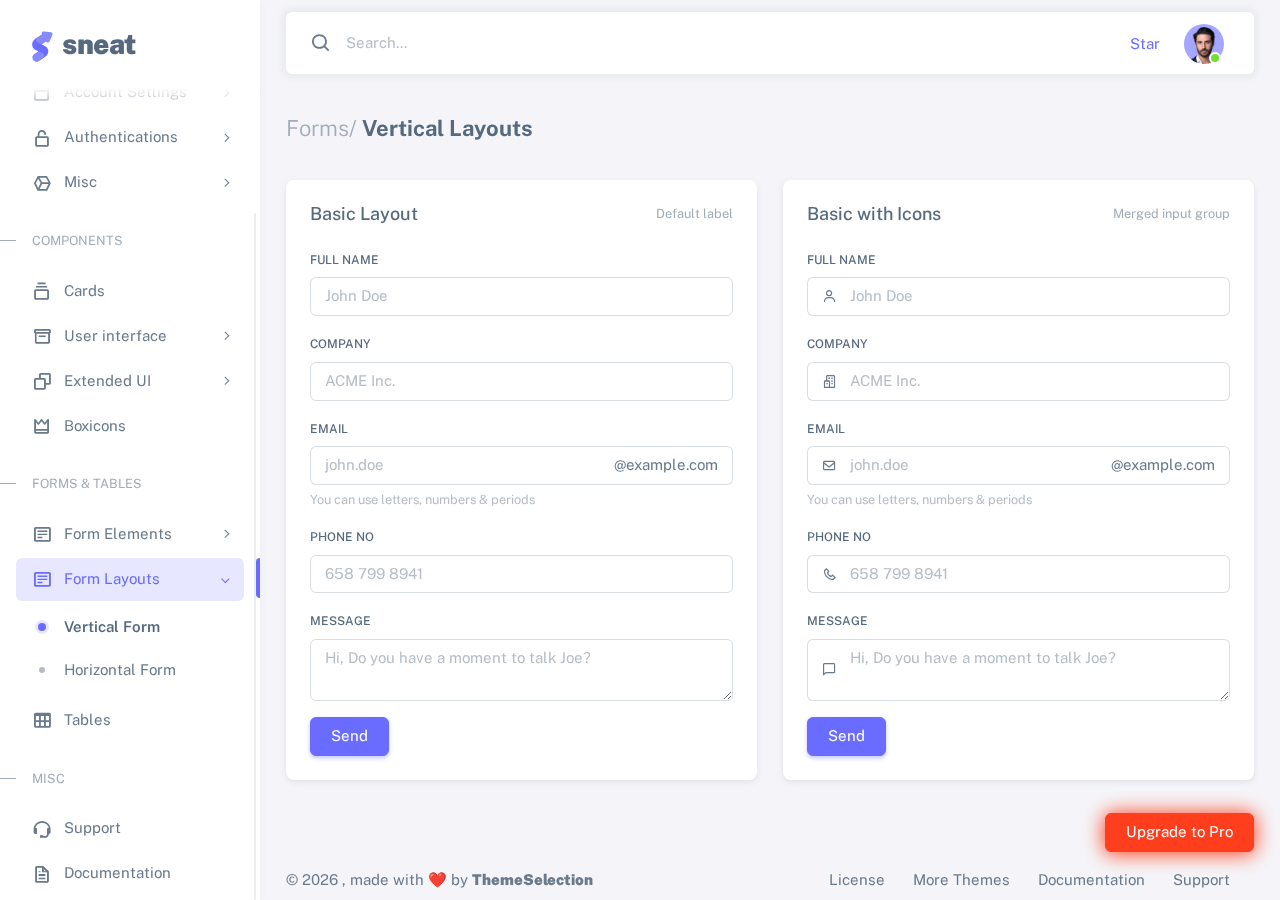
<file: blogs/html/form-layouts-vertical.html>
<!DOCTYPE html>

<!-- =========================================================
* Sneat - Bootstrap 5 HTML Admin Template - Pro | v1.0.0
==============================================================

* Product Page: https://themeselection.com/products/sneat-bootstrap-html-admin-template/
* Created by: ThemeSelection
* License: You must have a valid license purchased in order to legally use the theme for your project.
* Copyright ThemeSelection (https://themeselection.com)

=========================================================
 -->
<!-- beautify ignore:start -->
<html
  lang="en"
  class="light-style layout-menu-fixed"
  dir="ltr"
  data-theme="theme-default"
  data-assets-path="../assets/"
  data-template="vertical-menu-template-free"
>
  <head>
    <meta charset="utf-8" />
    <meta
      name="viewport"
      content="width=device-width, initial-scale=1.0, user-scalable=no, minimum-scale=1.0, maximum-scale=1.0"
    />

    <title>Vertical Layouts - Forms | Sneat - Bootstrap 5 HTML Admin Template - Pro</title>

    <meta name="description" content="" />

    <!-- Favicon -->
    <link rel="icon" type="image/x-icon" href="../assets/img/favicon/favicon.ico" />

    <!-- Fonts -->
    <link rel="preconnect" href="https://fonts.googleapis.com" />
    <link rel="preconnect" href="https://fonts.gstatic.com" crossorigin />
    <link
      href="https://fonts.googleapis.com/css2?family=Public+Sans:ital,wght@0,300;0,400;0,500;0,600;0,700;1,300;1,400;1,500;1,600;1,700&display=swap"
      rel="stylesheet"
    />

    <!-- Icons. Uncomment required icon fonts -->
    <link rel="stylesheet" href="../assets/vendor/fonts/boxicons.css" />

    <!-- Core CSS -->
    <link rel="stylesheet" href="../assets/vendor/css/core.css" class="template-customizer-core-css" />
    <link rel="stylesheet" href="../assets/vendor/css/theme-default.css" class="template-customizer-theme-css" />
    <link rel="stylesheet" href="../assets/css/demo.css" />

    <!-- Vendors CSS -->
    <link rel="stylesheet" href="../assets/vendor/libs/perfect-scrollbar/perfect-scrollbar.css" />

    <!-- Page CSS -->

    <!-- Helpers -->
    <script src="../assets/vendor/js/helpers.js"></script>

    <!--! Template customizer & Theme config files MUST be included after core stylesheets and helpers.js in the <head> section -->
    <!--? Config:  Mandatory theme config file contain global vars & default theme options, Set your preferred theme option in this file.  -->
    <script src="../assets/js/config.js"></script>
  </head>

  <body>
    <!-- Layout wrapper -->
    <div class="layout-wrapper layout-content-navbar">
      <div class="layout-container">
        <!-- Menu -->

        <aside id="layout-menu" class="layout-menu menu-vertical menu bg-menu-theme">
          <div class="app-brand demo">
            <a href="index.html" class="app-brand-link">
              <span class="app-brand-logo demo">
                <svg
                  width="25"
                  viewBox="0 0 25 42"
                  version="1.1"
                  xmlns="http://www.w3.org/2000/svg"
                  xmlns:xlink="http://www.w3.org/1999/xlink"
                >
                  <defs>
                    <path
                      d="M13.7918663,0.358365126 L3.39788168,7.44174259 C0.566865006,9.69408886 -0.379795268,12.4788597 0.557900856,15.7960551 C0.68998853,16.2305145 1.09562888,17.7872135 3.12357076,19.2293357 C3.8146334,19.7207684 5.32369333,20.3834223 7.65075054,21.2172976 L7.59773219,21.2525164 L2.63468769,24.5493413 C0.445452254,26.3002124 0.0884951797,28.5083815 1.56381646,31.1738486 C2.83770406,32.8170431 5.20850219,33.2640127 7.09180128,32.5391577 C8.347334,32.0559211 11.4559176,30.0011079 16.4175519,26.3747182 C18.0338572,24.4997857 18.6973423,22.4544883 18.4080071,20.2388261 C17.963753,17.5346866 16.1776345,15.5799961 13.0496516,14.3747546 L10.9194936,13.4715819 L18.6192054,7.984237 L13.7918663,0.358365126 Z"
                      id="path-1"
                    ></path>
                    <path
                      d="M5.47320593,6.00457225 C4.05321814,8.216144 4.36334763,10.0722806 6.40359441,11.5729822 C8.61520715,12.571656 10.0999176,13.2171421 10.8577257,13.5094407 L15.5088241,14.433041 L18.6192054,7.984237 C15.5364148,3.11535317 13.9273018,0.573395879 13.7918663,0.358365126 C13.5790555,0.511491653 10.8061687,2.3935607 5.47320593,6.00457225 Z"
                      id="path-3"
                    ></path>
                    <path
                      d="M7.50063644,21.2294429 L12.3234468,23.3159332 C14.1688022,24.7579751 14.397098,26.4880487 13.008334,28.506154 C11.6195701,30.5242593 10.3099883,31.790241 9.07958868,32.3040991 C5.78142938,33.4346997 4.13234973,34 4.13234973,34 C4.13234973,34 2.75489982,33.0538207 2.37032616e-14,31.1614621 C-0.55822714,27.8186216 -0.55822714,26.0572515 -4.05231404e-15,25.8773518 C0.83734071,25.6075023 2.77988457,22.8248993 3.3049379,22.52991 C3.65497346,22.3332504 5.05353963,21.8997614 7.50063644,21.2294429 Z"
                      id="path-4"
                    ></path>
                    <path
                      d="M20.6,7.13333333 L25.6,13.8 C26.2627417,14.6836556 26.0836556,15.9372583 25.2,16.6 C24.8538077,16.8596443 24.4327404,17 24,17 L14,17 C12.8954305,17 12,16.1045695 12,15 C12,14.5672596 12.1403557,14.1461923 12.4,13.8 L17.4,7.13333333 C18.0627417,6.24967773 19.3163444,6.07059163 20.2,6.73333333 C20.3516113,6.84704183 20.4862915,6.981722 20.6,7.13333333 Z"
                      id="path-5"
                    ></path>
                  </defs>
                  <g id="g-app-brand" stroke="none" stroke-width="1" fill="none" fill-rule="evenodd">
                    <g id="Brand-Logo" transform="translate(-27.000000, -15.000000)">
                      <g id="Icon" transform="translate(27.000000, 15.000000)">
                        <g id="Mask" transform="translate(0.000000, 8.000000)">
                          <mask id="mask-2" fill="white">
                            <use xlink:href="#path-1"></use>
                          </mask>
                          <use fill="#696cff" xlink:href="#path-1"></use>
                          <g id="Path-3" mask="url(#mask-2)">
                            <use fill="#696cff" xlink:href="#path-3"></use>
                            <use fill-opacity="0.2" fill="#FFFFFF" xlink:href="#path-3"></use>
                          </g>
                          <g id="Path-4" mask="url(#mask-2)">
                            <use fill="#696cff" xlink:href="#path-4"></use>
                            <use fill-opacity="0.2" fill="#FFFFFF" xlink:href="#path-4"></use>
                          </g>
                        </g>
                        <g
                          id="Triangle"
                          transform="translate(19.000000, 11.000000) rotate(-300.000000) translate(-19.000000, -11.000000) "
                        >
                          <use fill="#696cff" xlink:href="#path-5"></use>
                          <use fill-opacity="0.2" fill="#FFFFFF" xlink:href="#path-5"></use>
                        </g>
                      </g>
                    </g>
                  </g>
                </svg>
              </span>
              <span class="app-brand-text demo menu-text fw-bolder ms-2">Sneat</span>
            </a>

            <a href="javascript:void(0);" class="layout-menu-toggle menu-link text-large ms-auto d-block d-xl-none">
              <i class="bx bx-chevron-left bx-sm align-middle"></i>
            </a>
          </div>

          <div class="menu-inner-shadow"></div>

          <ul class="menu-inner py-1">
            <!-- Dashboard -->
            <li class="menu-item">
              <a href="index.html" class="menu-link">
                <i class="menu-icon tf-icons bx bx-home-circle"></i>
                <div data-i18n="Analytics">Dashboard</div>
              </a>
            </li>

            <!-- Layouts -->
            <li class="menu-item">
              <a href="javascript:void(0);" class="menu-link menu-toggle">
                <i class="menu-icon tf-icons bx bx-layout"></i>
                <div data-i18n="Layouts">Layouts</div>
              </a>

              <ul class="menu-sub">
                <li class="menu-item">
                  <a href="layouts-without-menu.html" class="menu-link">
                    <div data-i18n="Without menu">Without menu</div>
                  </a>
                </li>
                <li class="menu-item">
                  <a href="layouts-without-navbar.html" class="menu-link">
                    <div data-i18n="Without navbar">Without navbar</div>
                  </a>
                </li>
                <li class="menu-item">
                  <a href="layouts-container.html" class="menu-link">
                    <div data-i18n="Container">Container</div>
                  </a>
                </li>
                <li class="menu-item">
                  <a href="layouts-fluid.html" class="menu-link">
                    <div data-i18n="Fluid">Fluid</div>
                  </a>
                </li>
                <li class="menu-item">
                  <a href="layouts-blank.html" class="menu-link">
                    <div data-i18n="Blank">Blank</div>
                  </a>
                </li>
              </ul>
            </li>

            <li class="menu-header small text-uppercase">
              <span class="menu-header-text">Pages</span>
            </li>
            <li class="menu-item">
              <a href="javascript:void(0);" class="menu-link menu-toggle">
                <i class="menu-icon tf-icons bx bx-dock-top"></i>
                <div data-i18n="Account Settings">Account Settings</div>
              </a>
              <ul class="menu-sub">
                <li class="menu-item">
                  <a href="pages-account-settings-account.html" class="menu-link">
                    <div data-i18n="Account">Account</div>
                  </a>
                </li>
                <li class="menu-item">
                  <a href="pages-account-settings-notifications.html" class="menu-link">
                    <div data-i18n="Notifications">Notifications</div>
                  </a>
                </li>
                <li class="menu-item">
                  <a href="pages-account-settings-connections.html" class="menu-link">
                    <div data-i18n="Connections">Connections</div>
                  </a>
                </li>
              </ul>
            </li>
            <li class="menu-item">
              <a href="javascript:void(0);" class="menu-link menu-toggle">
                <i class="menu-icon tf-icons bx bx-lock-open-alt"></i>
                <div data-i18n="Authentications">Authentications</div>
              </a>
              <ul class="menu-sub">
                <li class="menu-item">
                  <a href="auth-login-basic.html" class="menu-link" target="_blank">
                    <div data-i18n="Basic">Login</div>
                  </a>
                </li>
                <li class="menu-item">
                  <a href="auth-register-basic.html" class="menu-link" target="_blank">
                    <div data-i18n="Basic">Register</div>
                  </a>
                </li>
                <li class="menu-item">
                  <a href="auth-forgot-password-basic.html" class="menu-link" target="_blank">
                    <div data-i18n="Basic">Forgot Password</div>
                  </a>
                </li>
              </ul>
            </li>
            <li class="menu-item">
              <a href="javascript:void(0);" class="menu-link menu-toggle">
                <i class="menu-icon tf-icons bx bx-cube-alt"></i>
                <div data-i18n="Misc">Misc</div>
              </a>
              <ul class="menu-sub">
                <li class="menu-item">
                  <a href="pages-misc-error.html" class="menu-link">
                    <div data-i18n="Error">Error</div>
                  </a>
                </li>
                <li class="menu-item">
                  <a href="pages-misc-under-maintenance.html" class="menu-link">
                    <div data-i18n="Under Maintenance">Under Maintenance</div>
                  </a>
                </li>
              </ul>
            </li>
            <!-- Components -->
            <li class="menu-header small text-uppercase"><span class="menu-header-text">Components</span></li>
            <!-- Cards -->
            <li class="menu-item">
              <a href="cards-basic.html" class="menu-link">
                <i class="menu-icon tf-icons bx bx-collection"></i>
                <div data-i18n="Basic">Cards</div>
              </a>
            </li>
            <!-- User interface -->
            <li class="menu-item">
              <a href="javascript:void(0)" class="menu-link menu-toggle">
                <i class="menu-icon tf-icons bx bx-box"></i>
                <div data-i18n="User interface">User interface</div>
              </a>
              <ul class="menu-sub">
                <li class="menu-item">
                  <a href="ui-accordion.html" class="menu-link">
                    <div data-i18n="Accordion">Accordion</div>
                  </a>
                </li>
                <li class="menu-item">
                  <a href="ui-alerts.html" class="menu-link">
                    <div data-i18n="Alerts">Alerts</div>
                  </a>
                </li>
                <li class="menu-item">
                  <a href="ui-badges.html" class="menu-link">
                    <div data-i18n="Badges">Badges</div>
                  </a>
                </li>
                <li class="menu-item">
                  <a href="ui-buttons.html" class="menu-link">
                    <div data-i18n="Buttons">Buttons</div>
                  </a>
                </li>
                <li class="menu-item">
                  <a href="ui-carousel.html" class="menu-link">
                    <div data-i18n="Carousel">Carousel</div>
                  </a>
                </li>
                <li class="menu-item">
                  <a href="ui-collapse.html" class="menu-link">
                    <div data-i18n="Collapse">Collapse</div>
                  </a>
                </li>
                <li class="menu-item">
                  <a href="ui-dropdowns.html" class="menu-link">
                    <div data-i18n="Dropdowns">Dropdowns</div>
                  </a>
                </li>
                <li class="menu-item">
                  <a href="ui-footer.html" class="menu-link">
                    <div data-i18n="Footer">Footer</div>
                  </a>
                </li>
                <li class="menu-item">
                  <a href="ui-list-groups.html" class="menu-link">
                    <div data-i18n="List Groups">List groups</div>
                  </a>
                </li>
                <li class="menu-item">
                  <a href="ui-modals.html" class="menu-link">
                    <div data-i18n="Modals">Modals</div>
                  </a>
                </li>
                <li class="menu-item">
                  <a href="ui-navbar.html" class="menu-link">
                    <div data-i18n="Navbar">Navbar</div>
                  </a>
                </li>
                <li class="menu-item">
                  <a href="ui-offcanvas.html" class="menu-link">
                    <div data-i18n="Offcanvas">Offcanvas</div>
                  </a>
                </li>
                <li class="menu-item">
                  <a href="ui-pagination-breadcrumbs.html" class="menu-link">
                    <div data-i18n="Pagination &amp; Breadcrumbs">Pagination &amp; Breadcrumbs</div>
                  </a>
                </li>
                <li class="menu-item">
                  <a href="ui-progress.html" class="menu-link">
                    <div data-i18n="Progress">Progress</div>
                  </a>
                </li>
                <li class="menu-item">
                  <a href="ui-spinners.html" class="menu-link">
                    <div data-i18n="Spinners">Spinners</div>
                  </a>
                </li>
                <li class="menu-item">
                  <a href="ui-tabs-pills.html" class="menu-link">
                    <div data-i18n="Tabs &amp; Pills">Tabs &amp; Pills</div>
                  </a>
                </li>
                <li class="menu-item">
                  <a href="ui-toasts.html" class="menu-link">
                    <div data-i18n="Toasts">Toasts</div>
                  </a>
                </li>
                <li class="menu-item">
                  <a href="ui-tooltips-popovers.html" class="menu-link">
                    <div data-i18n="Tooltips & Popovers">Tooltips &amp; popovers</div>
                  </a>
                </li>
                <li class="menu-item">
                  <a href="ui-typography.html" class="menu-link">
                    <div data-i18n="Typography">Typography</div>
                  </a>
                </li>
              </ul>
            </li>

            <!-- Extended components -->
            <li class="menu-item">
              <a href="javascript:void(0)" class="menu-link menu-toggle">
                <i class="menu-icon tf-icons bx bx-copy"></i>
                <div data-i18n="Extended UI">Extended UI</div>
              </a>
              <ul class="menu-sub">
                <li class="menu-item">
                  <a href="extended-ui-perfect-scrollbar.html" class="menu-link">
                    <div data-i18n="Perfect Scrollbar">Perfect scrollbar</div>
                  </a>
                </li>
                <li class="menu-item">
                  <a href="extended-ui-text-divider.html" class="menu-link">
                    <div data-i18n="Text Divider">Text Divider</div>
                  </a>
                </li>
              </ul>
            </li>

            <li class="menu-item">
              <a href="icons-boxicons.html" class="menu-link">
                <i class="menu-icon tf-icons bx bx-crown"></i>
                <div data-i18n="Boxicons">Boxicons</div>
              </a>
            </li>

            <!-- Forms & Tables -->
            <li class="menu-header small text-uppercase"><span class="menu-header-text">Forms &amp; Tables</span></li>
            <!-- Forms -->
            <li class="menu-item">
              <a href="javascript:void(0);" class="menu-link menu-toggle">
                <i class="menu-icon tf-icons bx bx-detail"></i>
                <div data-i18n="Form Elements">Form Elements</div>
              </a>
              <ul class="menu-sub">
                <li class="menu-item">
                  <a href="forms-basic-inputs.html" class="menu-link">
                    <div data-i18n="Basic Inputs">Basic Inputs</div>
                  </a>
                </li>
                <li class="menu-item">
                  <a href="forms-input-groups.html" class="menu-link">
                    <div data-i18n="Input groups">Input groups</div>
                  </a>
                </li>
              </ul>
            </li>
            <li class="menu-item active open">
              <a href="javascript:void(0);" class="menu-link menu-toggle">
                <i class="menu-icon tf-icons bx bx-detail"></i>
                <div data-i18n="Form Layouts">Form Layouts</div>
              </a>
              <ul class="menu-sub">
                <li class="menu-item active">
                  <a href="form-layouts-vertical.html" class="menu-link">
                    <div data-i18n="Vertical Form">Vertical Form</div>
                  </a>
                </li>
                <li class="menu-item">
                  <a href="form-layouts-horizontal.html" class="menu-link">
                    <div data-i18n="Horizontal Form">Horizontal Form</div>
                  </a>
                </li>
              </ul>
            </li>
            <!-- Tables -->
            <li class="menu-item">
              <a href="tables-basic.html" class="menu-link">
                <i class="menu-icon tf-icons bx bx-table"></i>
                <div data-i18n="Tables">Tables</div>
              </a>
            </li>
            <!-- Misc -->
            <li class="menu-header small text-uppercase"><span class="menu-header-text">Misc</span></li>
            <li class="menu-item">
              <a
                href="https://github.com/themeselection/sneat-html-admin-template-free/issues"
                target="_blank"
                class="menu-link"
              >
                <i class="menu-icon tf-icons bx bx-support"></i>
                <div data-i18n="Support">Support</div>
              </a>
            </li>
            <li class="menu-item">
              <a
                href="https://themeselection.com/demo/sneat-bootstrap-html-admin-template/documentation/"
                target="_blank"
                class="menu-link"
              >
                <i class="menu-icon tf-icons bx bx-file"></i>
                <div data-i18n="Documentation">Documentation</div>
              </a>
            </li>
          </ul>
        </aside>
        <!-- / Menu -->

        <!-- Layout container -->
        <div class="layout-page">
          <!-- Navbar -->

          <nav
            class="layout-navbar container-xxl navbar navbar-expand-xl navbar-detached align-items-center bg-navbar-theme"
            id="layout-navbar"
          >
            <div class="layout-menu-toggle navbar-nav align-items-xl-center me-3 me-xl-0 d-xl-none">
              <a class="nav-item nav-link px-0 me-xl-4" href="javascript:void(0)">
                <i class="bx bx-menu bx-sm"></i>
              </a>
            </div>

            <div class="navbar-nav-right d-flex align-items-center" id="navbar-collapse">
              <!-- Search -->
              <div class="navbar-nav align-items-center">
                <div class="nav-item d-flex align-items-center">
                  <i class="bx bx-search fs-4 lh-0"></i>
                  <input
                    type="text"
                    class="form-control border-0 shadow-none"
                    placeholder="Search..."
                    aria-label="Search..."
                  />
                </div>
              </div>
              <!-- /Search -->

              <ul class="navbar-nav flex-row align-items-center ms-auto">
                <!-- Place this tag where you want the button to render. -->
                <li class="nav-item lh-1 me-3">
                  <a
                    class="github-button"
                    href="https://github.com/themeselection/sneat-html-admin-template-free"
                    data-icon="octicon-star"
                    data-size="large"
                    data-show-count="true"
                    aria-label="Star themeselection/sneat-html-admin-template-free on GitHub"
                    >Star</a
                  >
                </li>

                <!-- User -->
                <li class="nav-item navbar-dropdown dropdown-user dropdown">
                  <a class="nav-link dropdown-toggle hide-arrow" href="javascript:void(0);" data-bs-toggle="dropdown">
                    <div class="avatar avatar-online">
                      <img src="../assets/img/avatars/1.png" alt class="w-px-40 h-auto rounded-circle" />
                    </div>
                  </a>
                  <ul class="dropdown-menu dropdown-menu-end">
                    <li>
                      <a class="dropdown-item" href="#">
                        <div class="d-flex">
                          <div class="flex-shrink-0 me-3">
                            <div class="avatar avatar-online">
                              <img src="../assets/img/avatars/1.png" alt class="w-px-40 h-auto rounded-circle" />
                            </div>
                          </div>
                          <div class="flex-grow-1">
                            <span class="fw-semibold d-block">John Doe</span>
                            <small class="text-muted">Admin</small>
                          </div>
                        </div>
                      </a>
                    </li>
                    <li>
                      <div class="dropdown-divider"></div>
                    </li>
                    <li>
                      <a class="dropdown-item" href="#">
                        <i class="bx bx-user me-2"></i>
                        <span class="align-middle">My Profile</span>
                      </a>
                    </li>
                    <li>
                      <a class="dropdown-item" href="#">
                        <i class="bx bx-cog me-2"></i>
                        <span class="align-middle">Settings</span>
                      </a>
                    </li>
                    <li>
                      <a class="dropdown-item" href="#">
                        <span class="d-flex align-items-center align-middle">
                          <i class="flex-shrink-0 bx bx-credit-card me-2"></i>
                          <span class="flex-grow-1 align-middle">Billing</span>
                          <span class="flex-shrink-0 badge badge-center rounded-pill bg-danger w-px-20 h-px-20">4</span>
                        </span>
                      </a>
                    </li>
                    <li>
                      <div class="dropdown-divider"></div>
                    </li>
                    <li>
                      <a class="dropdown-item" href="auth-login-basic.html">
                        <i class="bx bx-power-off me-2"></i>
                        <span class="align-middle">Log Out</span>
                      </a>
                    </li>
                  </ul>
                </li>
                <!--/ User -->
              </ul>
            </div>
          </nav>

          <!-- / Navbar -->

          <!-- Content wrapper -->
          <div class="content-wrapper">
            <!-- Content -->

            <div class="container-xxl flex-grow-1 container-p-y">
              <h4 class="fw-bold py-3 mb-4"><span class="text-muted fw-light">Forms/</span> Vertical Layouts</h4>

              <!-- Basic Layout -->
              <div class="row">
                <div class="col-xl">
                  <div class="card mb-4">
                    <div class="card-header d-flex justify-content-between align-items-center">
                      <h5 class="mb-0">Basic Layout</h5>
                      <small class="text-muted float-end">Default label</small>
                    </div>
                    <div class="card-body">
                      <form>
                        <div class="mb-3">
                          <label class="form-label" for="basic-default-fullname">Full Name</label>
                          <input type="text" class="form-control" id="basic-default-fullname" placeholder="John Doe" />
                        </div>
                        <div class="mb-3">
                          <label class="form-label" for="basic-default-company">Company</label>
                          <input type="text" class="form-control" id="basic-default-company" placeholder="ACME Inc." />
                        </div>
                        <div class="mb-3">
                          <label class="form-label" for="basic-default-email">Email</label>
                          <div class="input-group input-group-merge">
                            <input
                              type="text"
                              id="basic-default-email"
                              class="form-control"
                              placeholder="john.doe"
                              aria-label="john.doe"
                              aria-describedby="basic-default-email2"
                            />
                            <span class="input-group-text" id="basic-default-email2">@example.com</span>
                          </div>
                          <div class="form-text">You can use letters, numbers & periods</div>
                        </div>
                        <div class="mb-3">
                          <label class="form-label" for="basic-default-phone">Phone No</label>
                          <input
                            type="text"
                            id="basic-default-phone"
                            class="form-control phone-mask"
                            placeholder="658 799 8941"
                          />
                        </div>
                        <div class="mb-3">
                          <label class="form-label" for="basic-default-message">Message</label>
                          <textarea
                            id="basic-default-message"
                            class="form-control"
                            placeholder="Hi, Do you have a moment to talk Joe?"
                          ></textarea>
                        </div>
                        <button type="submit" class="btn btn-primary">Send</button>
                      </form>
                    </div>
                  </div>
                </div>
                <div class="col-xl">
                  <div class="card mb-4">
                    <div class="card-header d-flex justify-content-between align-items-center">
                      <h5 class="mb-0">Basic with Icons</h5>
                      <small class="text-muted float-end">Merged input group</small>
                    </div>
                    <div class="card-body">
                      <form>
                        <div class="mb-3">
                          <label class="form-label" for="basic-icon-default-fullname">Full Name</label>
                          <div class="input-group input-group-merge">
                            <span id="basic-icon-default-fullname2" class="input-group-text"
                              ><i class="bx bx-user"></i
                            ></span>
                            <input
                              type="text"
                              class="form-control"
                              id="basic-icon-default-fullname"
                              placeholder="John Doe"
                              aria-label="John Doe"
                              aria-describedby="basic-icon-default-fullname2"
                            />
                          </div>
                        </div>
                        <div class="mb-3">
                          <label class="form-label" for="basic-icon-default-company">Company</label>
                          <div class="input-group input-group-merge">
                            <span id="basic-icon-default-company2" class="input-group-text"
                              ><i class="bx bx-buildings"></i
                            ></span>
                            <input
                              type="text"
                              id="basic-icon-default-company"
                              class="form-control"
                              placeholder="ACME Inc."
                              aria-label="ACME Inc."
                              aria-describedby="basic-icon-default-company2"
                            />
                          </div>
                        </div>
                        <div class="mb-3">
                          <label class="form-label" for="basic-icon-default-email">Email</label>
                          <div class="input-group input-group-merge">
                            <span class="input-group-text"><i class="bx bx-envelope"></i></span>
                            <input
                              type="text"
                              id="basic-icon-default-email"
                              class="form-control"
                              placeholder="john.doe"
                              aria-label="john.doe"
                              aria-describedby="basic-icon-default-email2"
                            />
                            <span id="basic-icon-default-email2" class="input-group-text">@example.com</span>
                          </div>
                          <div class="form-text">You can use letters, numbers & periods</div>
                        </div>
                        <div class="mb-3">
                          <label class="form-label" for="basic-icon-default-phone">Phone No</label>
                          <div class="input-group input-group-merge">
                            <span id="basic-icon-default-phone2" class="input-group-text"
                              ><i class="bx bx-phone"></i
                            ></span>
                            <input
                              type="text"
                              id="basic-icon-default-phone"
                              class="form-control phone-mask"
                              placeholder="658 799 8941"
                              aria-label="658 799 8941"
                              aria-describedby="basic-icon-default-phone2"
                            />
                          </div>
                        </div>
                        <div class="mb-3">
                          <label class="form-label" for="basic-icon-default-message">Message</label>
                          <div class="input-group input-group-merge">
                            <span id="basic-icon-default-message2" class="input-group-text"
                              ><i class="bx bx-comment"></i
                            ></span>
                            <textarea
                              id="basic-icon-default-message"
                              class="form-control"
                              placeholder="Hi, Do you have a moment to talk Joe?"
                              aria-label="Hi, Do you have a moment to talk Joe?"
                              aria-describedby="basic-icon-default-message2"
                            ></textarea>
                          </div>
                        </div>
                        <button type="submit" class="btn btn-primary">Send</button>
                      </form>
                    </div>
                  </div>
                </div>
              </div>
            </div>
            <!-- / Content -->

            <!-- Footer -->
            <footer class="content-footer footer bg-footer-theme">
              <div class="container-xxl d-flex flex-wrap justify-content-between py-2 flex-md-row flex-column">
                <div class="mb-2 mb-md-0">
                  ©
                  <script>
                    document.write(new Date().getFullYear());
                  </script>
                  , made with ❤️ by
                  <a href="https://themeselection.com" target="_blank" class="footer-link fw-bolder">ThemeSelection</a>
                </div>
                <div>
                  <a href="https://themeselection.com/license/" class="footer-link me-4" target="_blank">License</a>
                  <a href="https://themeselection.com/" target="_blank" class="footer-link me-4">More Themes</a>

                  <a
                    href="https://themeselection.com/demo/sneat-bootstrap-html-admin-template/documentation/"
                    target="_blank"
                    class="footer-link me-4"
                    >Documentation</a
                  >

                  <a
                    href="https://github.com/themeselection/sneat-html-admin-template-free/issues"
                    target="_blank"
                    class="footer-link me-4"
                    >Support</a
                  >
                </div>
              </div>
            </footer>
            <!-- / Footer -->

            <div class="content-backdrop fade"></div>
          </div>
          <!-- Content wrapper -->
        </div>
        <!-- / Layout page -->
      </div>

      <!-- Overlay -->
      <div class="layout-overlay layout-menu-toggle"></div>
    </div>
    <!-- / Layout wrapper -->

    <div class="buy-now">
      <a
        href="https://themeselection.com/products/sneat-bootstrap-html-admin-template/"
        target="_blank"
        class="btn btn-danger btn-buy-now"
        >Upgrade to Pro</a
      >
    </div>

    <!-- Core JS -->
    <!-- build:js assets/vendor/js/core.js -->
    <script src="../assets/vendor/libs/jquery/jquery.js"></script>
    <script src="../assets/vendor/libs/popper/popper.js"></script>
    <script src="../assets/vendor/js/bootstrap.js"></script>
    <script src="../assets/vendor/libs/perfect-scrollbar/perfect-scrollbar.js"></script>

    <script src="../assets/vendor/js/menu.js"></script>
    <!-- endbuild -->

    <!-- Vendors JS -->

    <!-- Main JS -->
    <script src="../assets/js/main.js"></script>

    <!-- Page JS -->

    <!-- Place this tag in your head or just before your close body tag. -->
    <script async defer src="https://buttons.github.io/buttons.js"></script>
  </body>
</html>
</file>
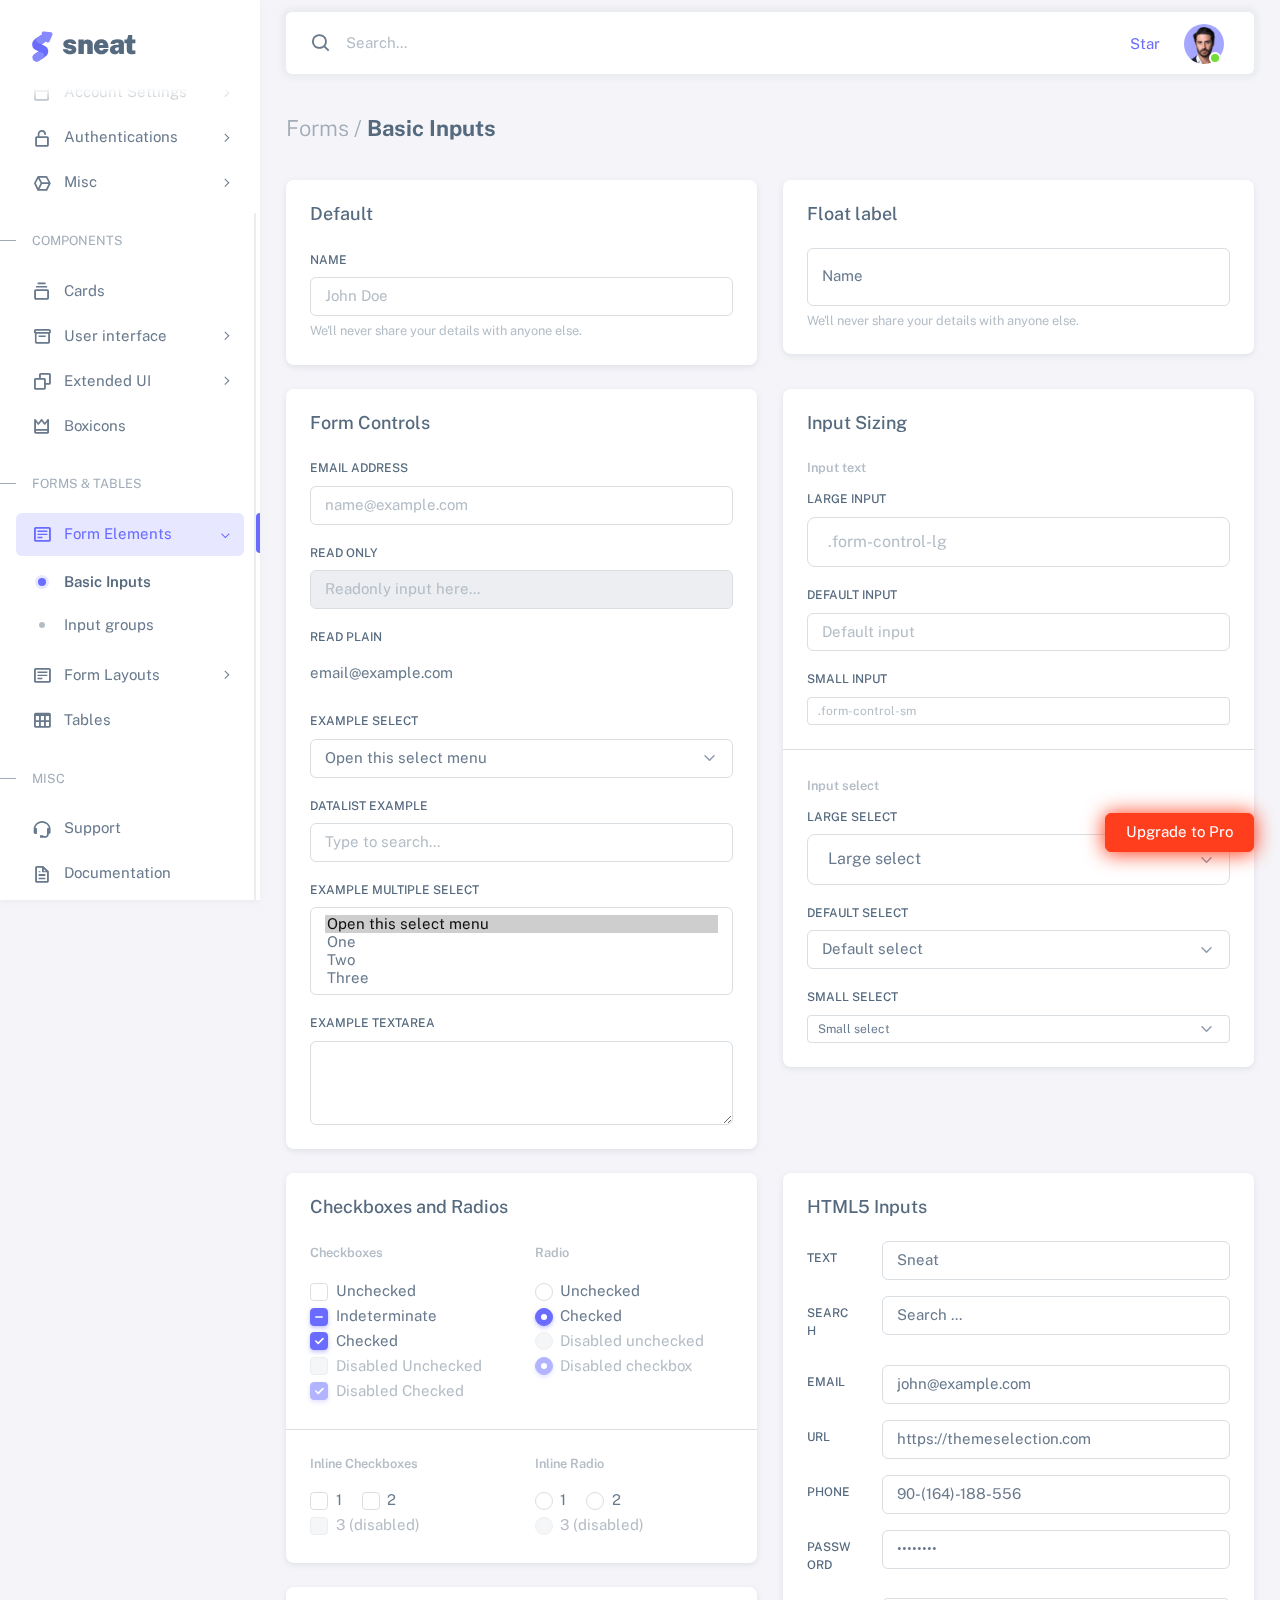
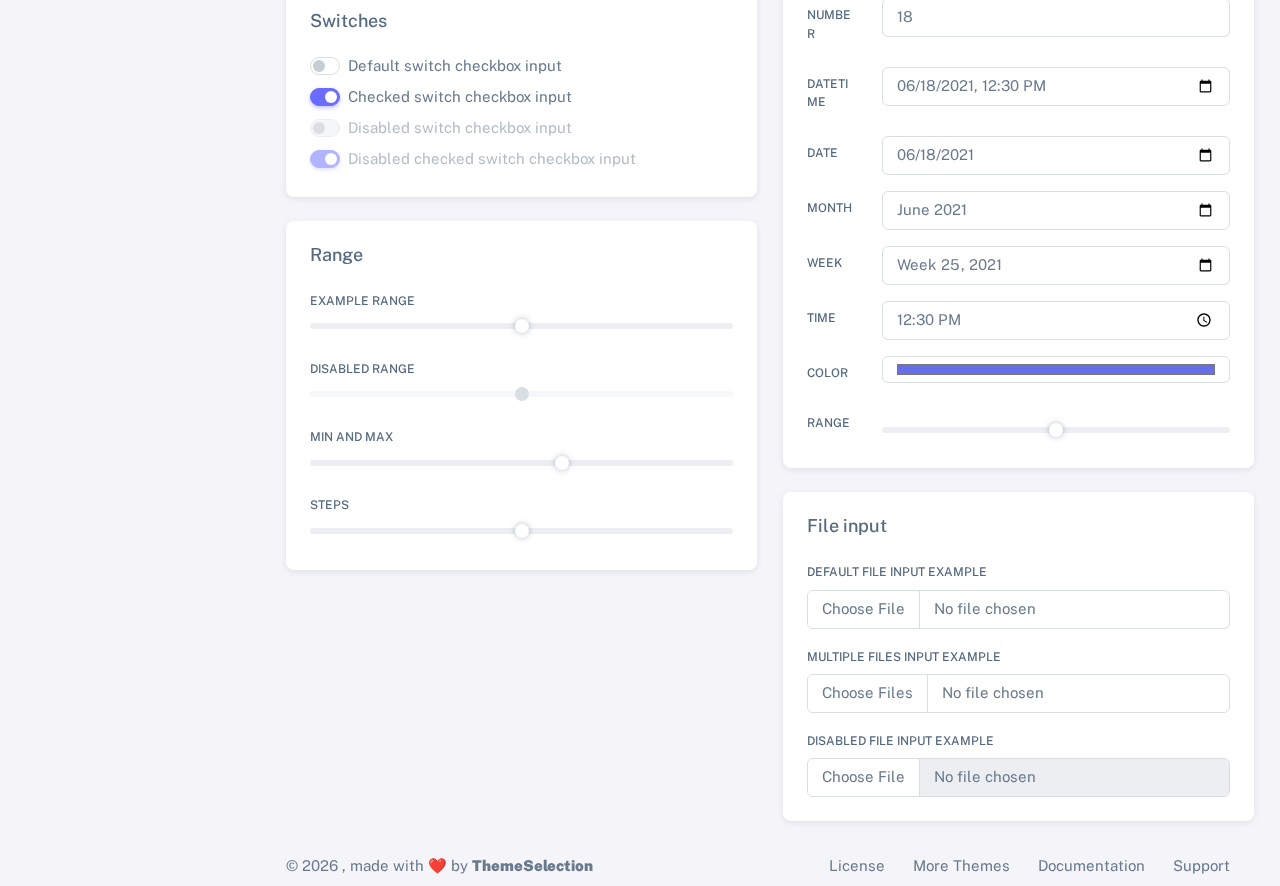
<file: blogs/html/forms-basic-inputs.html>
<!DOCTYPE html>

<!-- =========================================================
* Sneat - Bootstrap 5 HTML Admin Template - Pro | v1.0.0
==============================================================

* Product Page: https://themeselection.com/products/sneat-bootstrap-html-admin-template/
* Created by: ThemeSelection
* License: You must have a valid license purchased in order to legally use the theme for your project.
* Copyright ThemeSelection (https://themeselection.com)

=========================================================
 -->
<!-- beautify ignore:start -->
<html
  lang="en"
  class="light-style layout-menu-fixed"
  dir="ltr"
  data-theme="theme-default"
  data-assets-path="../assets/"
  data-template="vertical-menu-template-free"
>
  <head>
    <meta charset="utf-8" />
    <meta
      name="viewport"
      content="width=device-width, initial-scale=1.0, user-scalable=no, minimum-scale=1.0, maximum-scale=1.0"
    />

    <title>Basic Inputs - Forms | Sneat - Bootstrap 5 HTML Admin Template - Pro</title>

    <meta name="description" content="" />

    <!-- Favicon -->
    <link rel="icon" type="image/x-icon" href="../assets/img/favicon/favicon.ico" />

    <!-- Fonts -->
    <link rel="preconnect" href="https://fonts.googleapis.com" />
    <link rel="preconnect" href="https://fonts.gstatic.com" crossorigin />
    <link
      href="https://fonts.googleapis.com/css2?family=Public+Sans:ital,wght@0,300;0,400;0,500;0,600;0,700;1,300;1,400;1,500;1,600;1,700&display=swap"
      rel="stylesheet"
    />

    <!-- Icons. Uncomment required icon fonts -->
    <link rel="stylesheet" href="../assets/vendor/fonts/boxicons.css" />

    <!-- Core CSS -->
    <link rel="stylesheet" href="../assets/vendor/css/core.css" class="template-customizer-core-css" />
    <link rel="stylesheet" href="../assets/vendor/css/theme-default.css" class="template-customizer-theme-css" />
    <link rel="stylesheet" href="../assets/css/demo.css" />

    <!-- Vendors CSS -->
    <link rel="stylesheet" href="../assets/vendor/libs/perfect-scrollbar/perfect-scrollbar.css" />

    <!-- Page CSS -->

    <!-- Helpers -->
    <script src="../assets/vendor/js/helpers.js"></script>

    <!--! Template customizer & Theme config files MUST be included after core stylesheets and helpers.js in the <head> section -->
    <!--? Config:  Mandatory theme config file contain global vars & default theme options, Set your preferred theme option in this file.  -->
    <script src="../assets/js/config.js"></script>
  </head>

  <body>
    <!-- Layout wrapper -->
    <div class="layout-wrapper layout-content-navbar">
      <div class="layout-container">
        <!-- Menu -->

        <aside id="layout-menu" class="layout-menu menu-vertical menu bg-menu-theme">
          <div class="app-brand demo">
            <a href="index.html" class="app-brand-link">
              <span class="app-brand-logo demo">
                <svg
                  width="25"
                  viewBox="0 0 25 42"
                  version="1.1"
                  xmlns="http://www.w3.org/2000/svg"
                  xmlns:xlink="http://www.w3.org/1999/xlink"
                >
                  <defs>
                    <path
                      d="M13.7918663,0.358365126 L3.39788168,7.44174259 C0.566865006,9.69408886 -0.379795268,12.4788597 0.557900856,15.7960551 C0.68998853,16.2305145 1.09562888,17.7872135 3.12357076,19.2293357 C3.8146334,19.7207684 5.32369333,20.3834223 7.65075054,21.2172976 L7.59773219,21.2525164 L2.63468769,24.5493413 C0.445452254,26.3002124 0.0884951797,28.5083815 1.56381646,31.1738486 C2.83770406,32.8170431 5.20850219,33.2640127 7.09180128,32.5391577 C8.347334,32.0559211 11.4559176,30.0011079 16.4175519,26.3747182 C18.0338572,24.4997857 18.6973423,22.4544883 18.4080071,20.2388261 C17.963753,17.5346866 16.1776345,15.5799961 13.0496516,14.3747546 L10.9194936,13.4715819 L18.6192054,7.984237 L13.7918663,0.358365126 Z"
                      id="path-1"
                    ></path>
                    <path
                      d="M5.47320593,6.00457225 C4.05321814,8.216144 4.36334763,10.0722806 6.40359441,11.5729822 C8.61520715,12.571656 10.0999176,13.2171421 10.8577257,13.5094407 L15.5088241,14.433041 L18.6192054,7.984237 C15.5364148,3.11535317 13.9273018,0.573395879 13.7918663,0.358365126 C13.5790555,0.511491653 10.8061687,2.3935607 5.47320593,6.00457225 Z"
                      id="path-3"
                    ></path>
                    <path
                      d="M7.50063644,21.2294429 L12.3234468,23.3159332 C14.1688022,24.7579751 14.397098,26.4880487 13.008334,28.506154 C11.6195701,30.5242593 10.3099883,31.790241 9.07958868,32.3040991 C5.78142938,33.4346997 4.13234973,34 4.13234973,34 C4.13234973,34 2.75489982,33.0538207 2.37032616e-14,31.1614621 C-0.55822714,27.8186216 -0.55822714,26.0572515 -4.05231404e-15,25.8773518 C0.83734071,25.6075023 2.77988457,22.8248993 3.3049379,22.52991 C3.65497346,22.3332504 5.05353963,21.8997614 7.50063644,21.2294429 Z"
                      id="path-4"
                    ></path>
                    <path
                      d="M20.6,7.13333333 L25.6,13.8 C26.2627417,14.6836556 26.0836556,15.9372583 25.2,16.6 C24.8538077,16.8596443 24.4327404,17 24,17 L14,17 C12.8954305,17 12,16.1045695 12,15 C12,14.5672596 12.1403557,14.1461923 12.4,13.8 L17.4,7.13333333 C18.0627417,6.24967773 19.3163444,6.07059163 20.2,6.73333333 C20.3516113,6.84704183 20.4862915,6.981722 20.6,7.13333333 Z"
                      id="path-5"
                    ></path>
                  </defs>
                  <g id="g-app-brand" stroke="none" stroke-width="1" fill="none" fill-rule="evenodd">
                    <g id="Brand-Logo" transform="translate(-27.000000, -15.000000)">
                      <g id="Icon" transform="translate(27.000000, 15.000000)">
                        <g id="Mask" transform="translate(0.000000, 8.000000)">
                          <mask id="mask-2" fill="white">
                            <use xlink:href="#path-1"></use>
                          </mask>
                          <use fill="#696cff" xlink:href="#path-1"></use>
                          <g id="Path-3" mask="url(#mask-2)">
                            <use fill="#696cff" xlink:href="#path-3"></use>
                            <use fill-opacity="0.2" fill="#FFFFFF" xlink:href="#path-3"></use>
                          </g>
                          <g id="Path-4" mask="url(#mask-2)">
                            <use fill="#696cff" xlink:href="#path-4"></use>
                            <use fill-opacity="0.2" fill="#FFFFFF" xlink:href="#path-4"></use>
                          </g>
                        </g>
                        <g
                          id="Triangle"
                          transform="translate(19.000000, 11.000000) rotate(-300.000000) translate(-19.000000, -11.000000) "
                        >
                          <use fill="#696cff" xlink:href="#path-5"></use>
                          <use fill-opacity="0.2" fill="#FFFFFF" xlink:href="#path-5"></use>
                        </g>
                      </g>
                    </g>
                  </g>
                </svg>
              </span>
              <span class="app-brand-text demo menu-text fw-bolder ms-2">Sneat</span>
            </a>

            <a href="javascript:void(0);" class="layout-menu-toggle menu-link text-large ms-auto d-block d-xl-none">
              <i class="bx bx-chevron-left bx-sm align-middle"></i>
            </a>
          </div>

          <div class="menu-inner-shadow"></div>

          <ul class="menu-inner py-1">
            <!-- Dashboard -->
            <li class="menu-item">
              <a href="index.html" class="menu-link">
                <i class="menu-icon tf-icons bx bx-home-circle"></i>
                <div data-i18n="Analytics">Dashboard</div>
              </a>
            </li>

            <!-- Layouts -->
            <li class="menu-item">
              <a href="javascript:void(0);" class="menu-link menu-toggle">
                <i class="menu-icon tf-icons bx bx-layout"></i>
                <div data-i18n="Layouts">Layouts</div>
              </a>

              <ul class="menu-sub">
                <li class="menu-item">
                  <a href="layouts-without-menu.html" class="menu-link">
                    <div data-i18n="Without menu">Without menu</div>
                  </a>
                </li>
                <li class="menu-item">
                  <a href="layouts-without-navbar.html" class="menu-link">
                    <div data-i18n="Without navbar">Without navbar</div>
                  </a>
                </li>
                <li class="menu-item">
                  <a href="layouts-container.html" class="menu-link">
                    <div data-i18n="Container">Container</div>
                  </a>
                </li>
                <li class="menu-item">
                  <a href="layouts-fluid.html" class="menu-link">
                    <div data-i18n="Fluid">Fluid</div>
                  </a>
                </li>
                <li class="menu-item">
                  <a href="layouts-blank.html" class="menu-link">
                    <div data-i18n="Blank">Blank</div>
                  </a>
                </li>
              </ul>
            </li>

            <li class="menu-header small text-uppercase">
              <span class="menu-header-text">Pages</span>
            </li>
            <li class="menu-item">
              <a href="javascript:void(0);" class="menu-link menu-toggle">
                <i class="menu-icon tf-icons bx bx-dock-top"></i>
                <div data-i18n="Account Settings">Account Settings</div>
              </a>
              <ul class="menu-sub">
                <li class="menu-item">
                  <a href="pages-account-settings-account.html" class="menu-link">
                    <div data-i18n="Account">Account</div>
                  </a>
                </li>
                <li class="menu-item">
                  <a href="pages-account-settings-notifications.html" class="menu-link">
                    <div data-i18n="Notifications">Notifications</div>
                  </a>
                </li>
                <li class="menu-item">
                  <a href="pages-account-settings-connections.html" class="menu-link">
                    <div data-i18n="Connections">Connections</div>
                  </a>
                </li>
              </ul>
            </li>
            <li class="menu-item">
              <a href="javascript:void(0);" class="menu-link menu-toggle">
                <i class="menu-icon tf-icons bx bx-lock-open-alt"></i>
                <div data-i18n="Authentications">Authentications</div>
              </a>
              <ul class="menu-sub">
                <li class="menu-item">
                  <a href="auth-login-basic.html" class="menu-link" target="_blank">
                    <div data-i18n="Basic">Login</div>
                  </a>
                </li>
                <li class="menu-item">
                  <a href="auth-register-basic.html" class="menu-link" target="_blank">
                    <div data-i18n="Basic">Register</div>
                  </a>
                </li>
                <li class="menu-item">
                  <a href="auth-forgot-password-basic.html" class="menu-link" target="_blank">
                    <div data-i18n="Basic">Forgot Password</div>
                  </a>
                </li>
              </ul>
            </li>
            <li class="menu-item">
              <a href="javascript:void(0);" class="menu-link menu-toggle">
                <i class="menu-icon tf-icons bx bx-cube-alt"></i>
                <div data-i18n="Misc">Misc</div>
              </a>
              <ul class="menu-sub">
                <li class="menu-item">
                  <a href="pages-misc-error.html" class="menu-link">
                    <div data-i18n="Error">Error</div>
                  </a>
                </li>
                <li class="menu-item">
                  <a href="pages-misc-under-maintenance.html" class="menu-link">
                    <div data-i18n="Under Maintenance">Under Maintenance</div>
                  </a>
                </li>
              </ul>
            </li>
            <!-- Components -->
            <li class="menu-header small text-uppercase"><span class="menu-header-text">Components</span></li>
            <!-- Cards -->
            <li class="menu-item">
              <a href="cards-basic.html" class="menu-link">
                <i class="menu-icon tf-icons bx bx-collection"></i>
                <div data-i18n="Basic">Cards</div>
              </a>
            </li>
            <!-- User interface -->
            <li class="menu-item">
              <a href="javascript:void(0)" class="menu-link menu-toggle">
                <i class="menu-icon tf-icons bx bx-box"></i>
                <div data-i18n="User interface">User interface</div>
              </a>
              <ul class="menu-sub">
                <li class="menu-item">
                  <a href="ui-accordion.html" class="menu-link">
                    <div data-i18n="Accordion">Accordion</div>
                  </a>
                </li>
                <li class="menu-item">
                  <a href="ui-alerts.html" class="menu-link">
                    <div data-i18n="Alerts">Alerts</div>
                  </a>
                </li>
                <li class="menu-item">
                  <a href="ui-badges.html" class="menu-link">
                    <div data-i18n="Badges">Badges</div>
                  </a>
                </li>
                <li class="menu-item">
                  <a href="ui-buttons.html" class="menu-link">
                    <div data-i18n="Buttons">Buttons</div>
                  </a>
                </li>
                <li class="menu-item">
                  <a href="ui-carousel.html" class="menu-link">
                    <div data-i18n="Carousel">Carousel</div>
                  </a>
                </li>
                <li class="menu-item">
                  <a href="ui-collapse.html" class="menu-link">
                    <div data-i18n="Collapse">Collapse</div>
                  </a>
                </li>
                <li class="menu-item">
                  <a href="ui-dropdowns.html" class="menu-link">
                    <div data-i18n="Dropdowns">Dropdowns</div>
                  </a>
                </li>
                <li class="menu-item">
                  <a href="ui-footer.html" class="menu-link">
                    <div data-i18n="Footer">Footer</div>
                  </a>
                </li>
                <li class="menu-item">
                  <a href="ui-list-groups.html" class="menu-link">
                    <div data-i18n="List Groups">List groups</div>
                  </a>
                </li>
                <li class="menu-item">
                  <a href="ui-modals.html" class="menu-link">
                    <div data-i18n="Modals">Modals</div>
                  </a>
                </li>
                <li class="menu-item">
                  <a href="ui-navbar.html" class="menu-link">
                    <div data-i18n="Navbar">Navbar</div>
                  </a>
                </li>
                <li class="menu-item">
                  <a href="ui-offcanvas.html" class="menu-link">
                    <div data-i18n="Offcanvas">Offcanvas</div>
                  </a>
                </li>
                <li class="menu-item">
                  <a href="ui-pagination-breadcrumbs.html" class="menu-link">
                    <div data-i18n="Pagination &amp; Breadcrumbs">Pagination &amp; Breadcrumbs</div>
                  </a>
                </li>
                <li class="menu-item">
                  <a href="ui-progress.html" class="menu-link">
                    <div data-i18n="Progress">Progress</div>
                  </a>
                </li>
                <li class="menu-item">
                  <a href="ui-spinners.html" class="menu-link">
                    <div data-i18n="Spinners">Spinners</div>
                  </a>
                </li>
                <li class="menu-item">
                  <a href="ui-tabs-pills.html" class="menu-link">
                    <div data-i18n="Tabs &amp; Pills">Tabs &amp; Pills</div>
                  </a>
                </li>
                <li class="menu-item">
                  <a href="ui-toasts.html" class="menu-link">
                    <div data-i18n="Toasts">Toasts</div>
                  </a>
                </li>
                <li class="menu-item">
                  <a href="ui-tooltips-popovers.html" class="menu-link">
                    <div data-i18n="Tooltips & Popovers">Tooltips &amp; popovers</div>
                  </a>
                </li>
                <li class="menu-item">
                  <a href="ui-typography.html" class="menu-link">
                    <div data-i18n="Typography">Typography</div>
                  </a>
                </li>
              </ul>
            </li>

            <!-- Extended components -->
            <li class="menu-item">
              <a href="javascript:void(0)" class="menu-link menu-toggle">
                <i class="menu-icon tf-icons bx bx-copy"></i>
                <div data-i18n="Extended UI">Extended UI</div>
              </a>
              <ul class="menu-sub">
                <li class="menu-item">
                  <a href="extended-ui-perfect-scrollbar.html" class="menu-link">
                    <div data-i18n="Perfect Scrollbar">Perfect scrollbar</div>
                  </a>
                </li>
                <li class="menu-item">
                  <a href="extended-ui-text-divider.html" class="menu-link">
                    <div data-i18n="Text Divider">Text Divider</div>
                  </a>
                </li>
              </ul>
            </li>

            <li class="menu-item">
              <a href="icons-boxicons.html" class="menu-link">
                <i class="menu-icon tf-icons bx bx-crown"></i>
                <div data-i18n="Boxicons">Boxicons</div>
              </a>
            </li>

            <!-- Forms & Tables -->
            <li class="menu-header small text-uppercase"><span class="menu-header-text">Forms &amp; Tables</span></li>
            <!-- Forms -->
            <li class="menu-item active open">
              <a href="javascript:void(0);" class="menu-link menu-toggle">
                <i class="menu-icon tf-icons bx bx-detail"></i>
                <div data-i18n="Form Elements">Form Elements</div>
              </a>
              <ul class="menu-sub">
                <li class="menu-item active">
                  <a href="forms-basic-inputs.html" class="menu-link">
                    <div data-i18n="Basic Inputs">Basic Inputs</div>
                  </a>
                </li>
                <li class="menu-item">
                  <a href="forms-input-groups.html" class="menu-link">
                    <div data-i18n="Input groups">Input groups</div>
                  </a>
                </li>
              </ul>
            </li>
            <li class="menu-item">
              <a href="javascript:void(0);" class="menu-link menu-toggle">
                <i class="menu-icon tf-icons bx bx-detail"></i>
                <div data-i18n="Form Layouts">Form Layouts</div>
              </a>
              <ul class="menu-sub">
                <li class="menu-item">
                  <a href="form-layouts-vertical.html" class="menu-link">
                    <div data-i18n="Vertical Form">Vertical Form</div>
                  </a>
                </li>
                <li class="menu-item">
                  <a href="form-layouts-horizontal.html" class="menu-link">
                    <div data-i18n="Horizontal Form">Horizontal Form</div>
                  </a>
                </li>
              </ul>
            </li>
            <!-- Tables -->
            <li class="menu-item">
              <a href="tables-basic.html" class="menu-link">
                <i class="menu-icon tf-icons bx bx-table"></i>
                <div data-i18n="Tables">Tables</div>
              </a>
            </li>
            <!-- Misc -->
            <li class="menu-header small text-uppercase"><span class="menu-header-text">Misc</span></li>
            <li class="menu-item">
              <a
                href="https://github.com/themeselection/sneat-html-admin-template-free/issues"
                target="_blank"
                class="menu-link"
              >
                <i class="menu-icon tf-icons bx bx-support"></i>
                <div data-i18n="Support">Support</div>
              </a>
            </li>
            <li class="menu-item">
              <a
                href="https://themeselection.com/demo/sneat-bootstrap-html-admin-template/documentation/"
                target="_blank"
                class="menu-link"
              >
                <i class="menu-icon tf-icons bx bx-file"></i>
                <div data-i18n="Documentation">Documentation</div>
              </a>
            </li>
          </ul>
        </aside>
        <!-- / Menu -->

        <!-- Layout container -->
        <div class="layout-page">
          <!-- Navbar -->

          <nav
            class="layout-navbar container-xxl navbar navbar-expand-xl navbar-detached align-items-center bg-navbar-theme"
            id="layout-navbar"
          >
            <div class="layout-menu-toggle navbar-nav align-items-xl-center me-3 me-xl-0 d-xl-none">
              <a class="nav-item nav-link px-0 me-xl-4" href="javascript:void(0)">
                <i class="bx bx-menu bx-sm"></i>
              </a>
            </div>

            <div class="navbar-nav-right d-flex align-items-center" id="navbar-collapse">
              <!-- Search -->
              <div class="navbar-nav align-items-center">
                <div class="nav-item d-flex align-items-center">
                  <i class="bx bx-search fs-4 lh-0"></i>
                  <input
                    type="text"
                    class="form-control border-0 shadow-none"
                    placeholder="Search..."
                    aria-label="Search..."
                  />
                </div>
              </div>
              <!-- /Search -->

              <ul class="navbar-nav flex-row align-items-center ms-auto">
                <!-- Place this tag where you want the button to render. -->
                <li class="nav-item lh-1 me-3">
                  <a
                    class="github-button"
                    href="https://github.com/themeselection/sneat-html-admin-template-free"
                    data-icon="octicon-star"
                    data-size="large"
                    data-show-count="true"
                    aria-label="Star themeselection/sneat-html-admin-template-free on GitHub"
                    >Star</a
                  >
                </li>

                <!-- User -->
                <li class="nav-item navbar-dropdown dropdown-user dropdown">
                  <a class="nav-link dropdown-toggle hide-arrow" href="javascript:void(0);" data-bs-toggle="dropdown">
                    <div class="avatar avatar-online">
                      <img src="../assets/img/avatars/1.png" alt class="w-px-40 h-auto rounded-circle" />
                    </div>
                  </a>
                  <ul class="dropdown-menu dropdown-menu-end">
                    <li>
                      <a class="dropdown-item" href="#">
                        <div class="d-flex">
                          <div class="flex-shrink-0 me-3">
                            <div class="avatar avatar-online">
                              <img src="../assets/img/avatars/1.png" alt class="w-px-40 h-auto rounded-circle" />
                            </div>
                          </div>
                          <div class="flex-grow-1">
                            <span class="fw-semibold d-block">John Doe</span>
                            <small class="text-muted">Admin</small>
                          </div>
                        </div>
                      </a>
                    </li>
                    <li>
                      <div class="dropdown-divider"></div>
                    </li>
                    <li>
                      <a class="dropdown-item" href="#">
                        <i class="bx bx-user me-2"></i>
                        <span class="align-middle">My Profile</span>
                      </a>
                    </li>
                    <li>
                      <a class="dropdown-item" href="#">
                        <i class="bx bx-cog me-2"></i>
                        <span class="align-middle">Settings</span>
                      </a>
                    </li>
                    <li>
                      <a class="dropdown-item" href="#">
                        <span class="d-flex align-items-center align-middle">
                          <i class="flex-shrink-0 bx bx-credit-card me-2"></i>
                          <span class="flex-grow-1 align-middle">Billing</span>
                          <span class="flex-shrink-0 badge badge-center rounded-pill bg-danger w-px-20 h-px-20">4</span>
                        </span>
                      </a>
                    </li>
                    <li>
                      <div class="dropdown-divider"></div>
                    </li>
                    <li>
                      <a class="dropdown-item" href="auth-login-basic.html">
                        <i class="bx bx-power-off me-2"></i>
                        <span class="align-middle">Log Out</span>
                      </a>
                    </li>
                  </ul>
                </li>
                <!--/ User -->
              </ul>
            </div>
          </nav>

          <!-- / Navbar -->

          <!-- Content wrapper -->
          <div class="content-wrapper">
            <!-- Content -->

            <div class="container-xxl flex-grow-1 container-p-y">
              <h4 class="fw-bold py-3 mb-4"><span class="text-muted fw-light">Forms /</span> Basic Inputs</h4>

              <div class="row">
                <div class="col-md-6">
                  <div class="card mb-4">
                    <h5 class="card-header">Default</h5>
                    <div class="card-body">
                      <div>
                        <label for="defaultFormControlInput" class="form-label">Name</label>
                        <input
                          type="text"
                          class="form-control"
                          id="defaultFormControlInput"
                          placeholder="John Doe"
                          aria-describedby="defaultFormControlHelp"
                        />
                        <div id="defaultFormControlHelp" class="form-text">
                          We'll never share your details with anyone else.
                        </div>
                      </div>
                    </div>
                  </div>
                </div>
                <div class="col-md-6">
                  <div class="card mb-4">
                    <h5 class="card-header">Float label</h5>
                    <div class="card-body">
                      <div class="form-floating">
                        <input
                          type="text"
                          class="form-control"
                          id="floatingInput"
                          placeholder="John Doe"
                          aria-describedby="floatingInputHelp"
                        />
                        <label for="floatingInput">Name</label>
                        <div id="floatingInputHelp" class="form-text">
                          We'll never share your details with anyone else.
                        </div>
                      </div>
                    </div>
                  </div>
                </div>

                <!-- Form controls -->
                <div class="col-md-6">
                  <div class="card mb-4">
                    <h5 class="card-header">Form Controls</h5>
                    <div class="card-body">
                      <div class="mb-3">
                        <label for="exampleFormControlInput1" class="form-label">Email address</label>
                        <input
                          type="email"
                          class="form-control"
                          id="exampleFormControlInput1"
                          placeholder="name@example.com"
                        />
                      </div>
                      <div class="mb-3">
                        <label for="exampleFormControlReadOnlyInput1" class="form-label">Read only</label>
                        <input
                          class="form-control"
                          type="text"
                          id="exampleFormControlReadOnlyInput1"
                          placeholder="Readonly input here..."
                          readonly
                        />
                      </div>
                      <div class="mb-3">
                        <label for="exampleFormControlReadOnlyInputPlain1" class="form-label">Read plain</label>
                        <input
                          type="text"
                          readonly
                          class="form-control-plaintext"
                          id="exampleFormControlReadOnlyInputPlain1"
                          value="email@example.com"
                        />
                      </div>
                      <div class="mb-3">
                        <label for="exampleFormControlSelect1" class="form-label">Example select</label>
                        <select class="form-select" id="exampleFormControlSelect1" aria-label="Default select example">
                          <option selected>Open this select menu</option>
                          <option value="1">One</option>
                          <option value="2">Two</option>
                          <option value="3">Three</option>
                        </select>
                      </div>
                      <div class="mb-3">
                        <label for="exampleDataList" class="form-label">Datalist example</label>
                        <input
                          class="form-control"
                          list="datalistOptions"
                          id="exampleDataList"
                          placeholder="Type to search..."
                        />
                        <datalist id="datalistOptions">
                          <option value="San Francisco"></option>
                          <option value="New York"></option>
                          <option value="Seattle"></option>
                          <option value="Los Angeles"></option>
                          <option value="Chicago"></option>
                        </datalist>
                      </div>
                      <div class="mb-3">
                        <label for="exampleFormControlSelect2" class="form-label">Example multiple select</label>
                        <select
                          multiple
                          class="form-select"
                          id="exampleFormControlSelect2"
                          aria-label="Multiple select example"
                        >
                          <option selected>Open this select menu</option>
                          <option value="1">One</option>
                          <option value="2">Two</option>
                          <option value="3">Three</option>
                        </select>
                      </div>
                      <div>
                        <label for="exampleFormControlTextarea1" class="form-label">Example textarea</label>
                        <textarea class="form-control" id="exampleFormControlTextarea1" rows="3"></textarea>
                      </div>
                    </div>
                  </div>
                </div>

                <!-- Input Sizing -->
                <div class="col-md-6">
                  <div class="card mb-4">
                    <h5 class="card-header">Input Sizing</h5>
                    <div class="card-body">
                      <small class="text-light fw-semibold">Input text</small>

                      <div class="mt-2 mb-3">
                        <label for="largeInput" class="form-label">Large input</label>
                        <input
                          id="largeInput"
                          class="form-control form-control-lg"
                          type="text"
                          placeholder=".form-control-lg"
                        />
                      </div>
                      <div class="mb-3">
                        <label for="defaultInput" class="form-label">Default input</label>
                        <input id="defaultInput" class="form-control" type="text" placeholder="Default input" />
                      </div>
                      <div>
                        <label for="smallInput" class="form-label">Small input</label>
                        <input
                          id="smallInput"
                          class="form-control form-control-sm"
                          type="text"
                          placeholder=".form-control-sm"
                        />
                      </div>
                    </div>
                    <hr class="m-0" />
                    <div class="card-body">
                      <small class="text-light fw-semibold">Input select</small>
                      <div class="mt-2 mb-3">
                        <label for="largeSelect" class="form-label">Large select</label>
                        <select id="largeSelect" class="form-select form-select-lg">
                          <option>Large select</option>
                          <option value="1">One</option>
                          <option value="2">Two</option>
                          <option value="3">Three</option>
                        </select>
                      </div>
                      <div class="mb-3">
                        <label for="defaultSelect" class="form-label">Default select</label>
                        <select id="defaultSelect" class="form-select">
                          <option>Default select</option>
                          <option value="1">One</option>
                          <option value="2">Two</option>
                          <option value="3">Three</option>
                        </select>
                      </div>
                      <div>
                        <label for="smallSelect" class="form-label">Small select</label>
                        <select id="smallSelect" class="form-select form-select-sm">
                          <option>Small select</option>
                          <option value="1">One</option>
                          <option value="2">Two</option>
                          <option value="3">Three</option>
                        </select>
                      </div>
                    </div>
                  </div>
                </div>

                <!-- Default Checkboxes and radios & Default checkboxes and radios -->
                <div class="col-xl-6">
                  <div class="card mb-4">
                    <h5 class="card-header">Checkboxes and Radios</h5>
                    <!-- Checkboxes and Radios -->
                    <div class="card-body">
                      <div class="row gy-3">
                        <div class="col-md">
                          <small class="text-light fw-semibold">Checkboxes</small>
                          <div class="form-check mt-3">
                            <input class="form-check-input" type="checkbox" value="" id="defaultCheck1" />
                            <label class="form-check-label" for="defaultCheck1"> Unchecked </label>
                          </div>
                          <div class="form-check">
                            <input class="form-check-input" type="checkbox" value="" id="defaultCheck2" checked />
                            <label class="form-check-label" for="defaultCheck2"> Indeterminate </label>
                          </div>
                          <div class="form-check">
                            <input class="form-check-input" type="checkbox" value="" id="defaultCheck3" checked />
                            <label class="form-check-label" for="defaultCheck3"> Checked </label>
                          </div>
                          <div class="form-check">
                            <input class="form-check-input" type="checkbox" value="" id="disabledCheck1" disabled />
                            <label class="form-check-label" for="disabledCheck1"> Disabled Unchecked </label>
                          </div>
                          <div class="form-check">
                            <input
                              class="form-check-input"
                              type="checkbox"
                              value=""
                              id="disabledCheck2"
                              disabled
                              checked
                            />
                            <label class="form-check-label" for="disabledCheck2"> Disabled Checked </label>
                          </div>
                        </div>
                        <div class="col-md">
                          <small class="text-light fw-semibold">Radio</small>
                          <div class="form-check mt-3">
                            <input
                              name="default-radio-1"
                              class="form-check-input"
                              type="radio"
                              value=""
                              id="defaultRadio1"
                            />
                            <label class="form-check-label" for="defaultRadio1"> Unchecked </label>
                          </div>
                          <div class="form-check">
                            <input
                              name="default-radio-1"
                              class="form-check-input"
                              type="radio"
                              value=""
                              id="defaultRadio2"
                              checked
                            />
                            <label class="form-check-label" for="defaultRadio2"> Checked </label>
                          </div>
                          <div class="form-check">
                            <input class="form-check-input" type="radio" value="" id="disabledRadio1" disabled />
                            <label class="form-check-label" for="disabledRadio1"> Disabled unchecked </label>
                          </div>
                          <div class="form-check">
                            <input
                              class="form-check-input"
                              type="radio"
                              value=""
                              id="disabledRadio2"
                              disabled
                              checked
                            />
                            <label class="form-check-label" for="disabledRadio2"> Disabled checkbox </label>
                          </div>
                        </div>
                      </div>
                    </div>
                    <hr class="m-0" />
                    <!-- Inline Checkboxes -->
                    <div class="card-body">
                      <div class="row gy-3">
                        <div class="col-md">
                          <small class="text-light fw-semibold d-block">Inline Checkboxes</small>
                          <div class="form-check form-check-inline mt-3">
                            <input class="form-check-input" type="checkbox" id="inlineCheckbox1" value="option1" />
                            <label class="form-check-label" for="inlineCheckbox1">1</label>
                          </div>
                          <div class="form-check form-check-inline">
                            <input class="form-check-input" type="checkbox" id="inlineCheckbox2" value="option2" />
                            <label class="form-check-label" for="inlineCheckbox2">2</label>
                          </div>
                          <div class="form-check form-check-inline">
                            <input
                              class="form-check-input"
                              type="checkbox"
                              id="inlineCheckbox3"
                              value="option3"
                              disabled
                            />
                            <label class="form-check-label" for="inlineCheckbox3">3 (disabled)</label>
                          </div>
                        </div>
                        <div class="col-md">
                          <small class="text-light fw-semibold d-block">Inline Radio</small>
                          <div class="form-check form-check-inline mt-3">
                            <input
                              class="form-check-input"
                              type="radio"
                              name="inlineRadioOptions"
                              id="inlineRadio1"
                              value="option1"
                            />
                            <label class="form-check-label" for="inlineRadio1">1</label>
                          </div>
                          <div class="form-check form-check-inline">
                            <input
                              class="form-check-input"
                              type="radio"
                              name="inlineRadioOptions"
                              id="inlineRadio2"
                              value="option2"
                            />
                            <label class="form-check-label" for="inlineRadio2">2</label>
                          </div>
                          <div class="form-check form-check-inline">
                            <input
                              class="form-check-input"
                              type="radio"
                              name="inlineRadioOptions"
                              id="inlineRadio3"
                              value="option3"
                              disabled
                            />
                            <label class="form-check-label" for="inlineRadio3">3 (disabled)</label>
                          </div>
                        </div>
                      </div>
                    </div>
                  </div>

                  <!-- Switches -->
                  <div class="card mb-4">
                    <h5 class="card-header">Switches</h5>
                    <div class="card-body">
                      <div class="form-check form-switch mb-2">
                        <input class="form-check-input" type="checkbox" id="flexSwitchCheckDefault" />
                        <label class="form-check-label" for="flexSwitchCheckDefault"
                          >Default switch checkbox input</label
                        >
                      </div>
                      <div class="form-check form-switch mb-2">
                        <input class="form-check-input" type="checkbox" id="flexSwitchCheckChecked" checked />
                        <label class="form-check-label" for="flexSwitchCheckChecked"
                          >Checked switch checkbox input</label
                        >
                      </div>
                      <div class="form-check form-switch mb-2">
                        <input class="form-check-input" type="checkbox" id="flexSwitchCheckDisabled" disabled />
                        <label class="form-check-label" for="flexSwitchCheckDisabled"
                          >Disabled switch checkbox input</label
                        >
                      </div>
                      <div class="form-check form-switch">
                        <input
                          class="form-check-input"
                          type="checkbox"
                          id="flexSwitchCheckCheckedDisabled"
                          checked
                          disabled
                        />
                        <label class="form-check-label" for="flexSwitchCheckCheckedDisabled"
                          >Disabled checked switch checkbox input</label
                        >
                      </div>
                    </div>
                  </div>

                  <!-- Range -->
                  <div class="card mb-4 mb-xl-0">
                    <h5 class="card-header">Range</h5>
                    <div class="card-body">
                      <div class="mb-3">
                        <label for="formRange1" class="form-label">Example range</label>
                        <input type="range" class="form-range" id="formRange1" />
                      </div>
                      <div class="mb-3">
                        <label for="disabledRange" class="form-label">Disabled range</label>
                        <input type="range" class="form-range" id="disabledRange" disabled />
                      </div>
                      <div class="mb-3">
                        <label for="formRange2" class="form-label">Min and max</label>
                        <input type="range" class="form-range" min="0" max="5" id="formRange2" />
                      </div>
                      <div>
                        <label for="formRange3" class="form-label">Steps</label>
                        <input type="range" class="form-range" min="0" max="5" step="0.5" id="formRange3" />
                      </div>
                    </div>
                  </div>
                </div>

                <div class="col-xl-6">
                  <!-- HTML5 Inputs -->
                  <div class="card mb-4">
                    <h5 class="card-header">HTML5 Inputs</h5>
                    <div class="card-body">
                      <div class="mb-3 row">
                        <label for="html5-text-input" class="col-md-2 col-form-label">Text</label>
                        <div class="col-md-10">
                          <input class="form-control" type="text" value="Sneat" id="html5-text-input" />
                        </div>
                      </div>
                      <div class="mb-3 row">
                        <label for="html5-search-input" class="col-md-2 col-form-label">Search</label>
                        <div class="col-md-10">
                          <input class="form-control" type="search" value="Search ..." id="html5-search-input" />
                        </div>
                      </div>
                      <div class="mb-3 row">
                        <label for="html5-email-input" class="col-md-2 col-form-label">Email</label>
                        <div class="col-md-10">
                          <input class="form-control" type="email" value="john@example.com" id="html5-email-input" />
                        </div>
                      </div>
                      <div class="mb-3 row">
                        <label for="html5-url-input" class="col-md-2 col-form-label">URL</label>
                        <div class="col-md-10">
                          <input
                            class="form-control"
                            type="url"
                            value="https://themeselection.com"
                            id="html5-url-input"
                          />
                        </div>
                      </div>
                      <div class="mb-3 row">
                        <label for="html5-tel-input" class="col-md-2 col-form-label">Phone</label>
                        <div class="col-md-10">
                          <input class="form-control" type="tel" value="90-(164)-188-556" id="html5-tel-input" />
                        </div>
                      </div>
                      <div class="mb-3 row">
                        <label for="html5-password-input" class="col-md-2 col-form-label">Password</label>
                        <div class="col-md-10">
                          <input class="form-control" type="password" value="password" id="html5-password-input" />
                        </div>
                      </div>
                      <div class="mb-3 row">
                        <label for="html5-number-input" class="col-md-2 col-form-label">Number</label>
                        <div class="col-md-10">
                          <input class="form-control" type="number" value="18" id="html5-number-input" />
                        </div>
                      </div>
                      <div class="mb-3 row">
                        <label for="html5-datetime-local-input" class="col-md-2 col-form-label">Datetime</label>
                        <div class="col-md-10">
                          <input
                            class="form-control"
                            type="datetime-local"
                            value="2021-06-18T12:30:00"
                            id="html5-datetime-local-input"
                          />
                        </div>
                      </div>
                      <div class="mb-3 row">
                        <label for="html5-date-input" class="col-md-2 col-form-label">Date</label>
                        <div class="col-md-10">
                          <input class="form-control" type="date" value="2021-06-18" id="html5-date-input" />
                        </div>
                      </div>
                      <div class="mb-3 row">
                        <label for="html5-month-input" class="col-md-2 col-form-label">Month</label>
                        <div class="col-md-10">
                          <input class="form-control" type="month" value="2021-06" id="html5-month-input" />
                        </div>
                      </div>
                      <div class="mb-3 row">
                        <label for="html5-week-input" class="col-md-2 col-form-label">Week</label>
                        <div class="col-md-10">
                          <input class="form-control" type="week" value="2021-W25" id="html5-week-input" />
                        </div>
                      </div>
                      <div class="mb-3 row">
                        <label for="html5-time-input" class="col-md-2 col-form-label">Time</label>
                        <div class="col-md-10">
                          <input class="form-control" type="time" value="12:30:00" id="html5-time-input" />
                        </div>
                      </div>
                      <div class="mb-3 row">
                        <label for="html5-color-input" class="col-md-2 col-form-label">Color</label>
                        <div class="col-md-10">
                          <input class="form-control" type="color" value="#666EE8" id="html5-color-input" />
                        </div>
                      </div>
                      <div class="row">
                        <label for="html5-range" class="col-md-2 col-form-label">Range</label>
                        <div class="col-md-10">
                          <input type="range" class="form-range mt-3" id="html5-range" />
                        </div>
                      </div>
                    </div>
                  </div>

                  <!-- File input -->
                  <div class="card">
                    <h5 class="card-header">File input</h5>
                    <div class="card-body">
                      <div class="mb-3">
                        <label for="formFile" class="form-label">Default file input example</label>
                        <input class="form-control" type="file" id="formFile" />
                      </div>
                      <div class="mb-3">
                        <label for="formFileMultiple" class="form-label">Multiple files input example</label>
                        <input class="form-control" type="file" id="formFileMultiple" multiple />
                      </div>
                      <div>
                        <label for="formFileDisabled" class="form-label">Disabled file input example</label>
                        <input class="form-control" type="file" id="formFileDisabled" disabled />
                      </div>
                    </div>
                  </div>
                </div>
              </div>
            </div>
            <!-- / Content -->

            <!-- Footer -->
            <footer class="content-footer footer bg-footer-theme">
              <div class="container-xxl d-flex flex-wrap justify-content-between py-2 flex-md-row flex-column">
                <div class="mb-2 mb-md-0">
                  ©
                  <script>
                    document.write(new Date().getFullYear());
                  </script>
                  , made with ❤️ by
                  <a href="https://themeselection.com" target="_blank" class="footer-link fw-bolder">ThemeSelection</a>
                </div>
                <div>
                  <a href="https://themeselection.com/license/" class="footer-link me-4" target="_blank">License</a>
                  <a href="https://themeselection.com/" target="_blank" class="footer-link me-4">More Themes</a>

                  <a
                    href="https://themeselection.com/demo/sneat-bootstrap-html-admin-template/documentation/"
                    target="_blank"
                    class="footer-link me-4"
                    >Documentation</a
                  >

                  <a
                    href="https://github.com/themeselection/sneat-html-admin-template-free/issues"
                    target="_blank"
                    class="footer-link me-4"
                    >Support</a
                  >
                </div>
              </div>
            </footer>
            <!-- / Footer -->

            <div class="content-backdrop fade"></div>
          </div>
          <!-- Content wrapper -->
        </div>
        <!-- / Layout page -->
      </div>

      <!-- Overlay -->
      <div class="layout-overlay layout-menu-toggle"></div>
    </div>
    <!-- / Layout wrapper -->

    <div class="buy-now">
      <a
        href="https://themeselection.com/products/sneat-bootstrap-html-admin-template/"
        target="_blank"
        class="btn btn-danger btn-buy-now"
        >Upgrade to Pro</a
      >
    </div>

    <!-- Core JS -->
    <!-- build:js assets/vendor/js/core.js -->
    <script src="../assets/vendor/libs/jquery/jquery.js"></script>
    <script src="../assets/vendor/libs/popper/popper.js"></script>
    <script src="../assets/vendor/js/bootstrap.js"></script>
    <script src="../assets/vendor/libs/perfect-scrollbar/perfect-scrollbar.js"></script>

    <script src="../assets/vendor/js/menu.js"></script>
    <!-- endbuild -->

    <!-- Vendors JS -->

    <!-- Main JS -->
    <script src="../assets/js/main.js"></script>

    <!-- Page JS -->

    <script src="../assets/js/form-basic-inputs.js"></script>

    <!-- Place this tag in your head or just before your close body tag. -->
    <script async defer src="https://buttons.github.io/buttons.js"></script>
  </body>
</html>
</file>
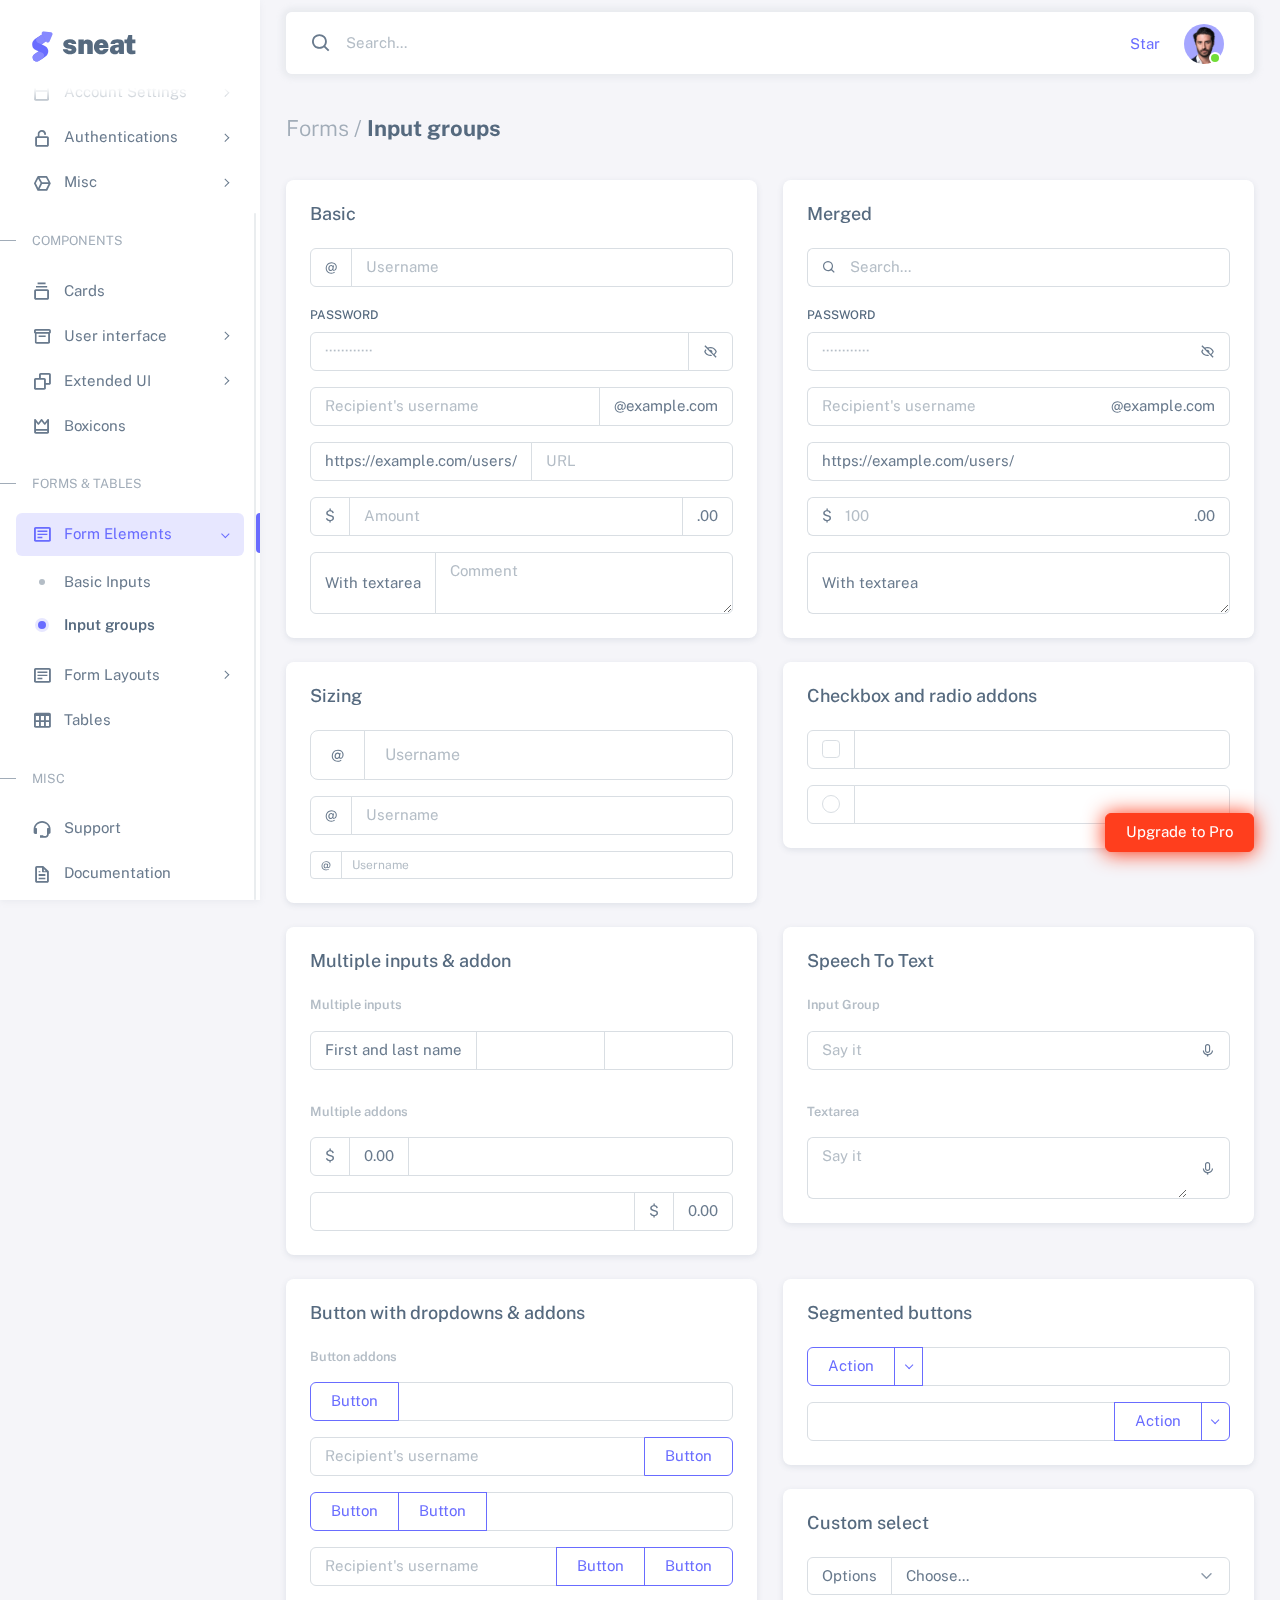
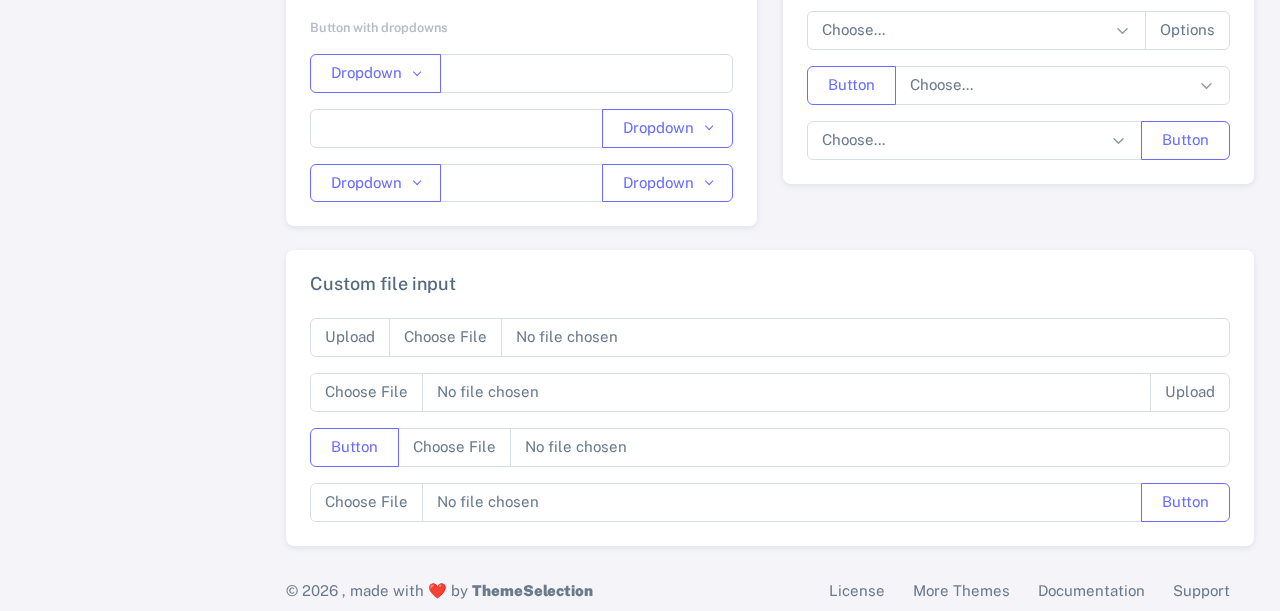
<file: blogs/html/forms-input-groups.html>
<!DOCTYPE html>

<!-- =========================================================
* Sneat - Bootstrap 5 HTML Admin Template - Pro | v1.0.0
==============================================================

* Product Page: https://themeselection.com/products/sneat-bootstrap-html-admin-template/
* Created by: ThemeSelection
* License: You must have a valid license purchased in order to legally use the theme for your project.
* Copyright ThemeSelection (https://themeselection.com)

=========================================================
 -->
<!-- beautify ignore:start -->
<html
  lang="en"
  class="light-style layout-menu-fixed"
  dir="ltr"
  data-theme="theme-default"
  data-assets-path="../assets/"
  data-template="vertical-menu-template-free"
>
  <head>
    <meta charset="utf-8" />
    <meta
      name="viewport"
      content="width=device-width, initial-scale=1.0, user-scalable=no, minimum-scale=1.0, maximum-scale=1.0"
    />

    <title>Input groups - Forms | Sneat - Bootstrap 5 HTML Admin Template - Pro</title>

    <meta name="description" content="" />

    <!-- Favicon -->
    <link rel="icon" type="image/x-icon" href="../assets/img/favicon/favicon.ico" />

    <!-- Fonts -->
    <link rel="preconnect" href="https://fonts.googleapis.com" />
    <link rel="preconnect" href="https://fonts.gstatic.com" crossorigin />
    <link
      href="https://fonts.googleapis.com/css2?family=Public+Sans:ital,wght@0,300;0,400;0,500;0,600;0,700;1,300;1,400;1,500;1,600;1,700&display=swap"
      rel="stylesheet"
    />

    <!-- Icons. Uncomment required icon fonts -->
    <link rel="stylesheet" href="../assets/vendor/fonts/boxicons.css" />

    <!-- Core CSS -->
    <link rel="stylesheet" href="../assets/vendor/css/core.css" class="template-customizer-core-css" />
    <link rel="stylesheet" href="../assets/vendor/css/theme-default.css" class="template-customizer-theme-css" />
    <link rel="stylesheet" href="../assets/css/demo.css" />

    <!-- Vendors CSS -->
    <link rel="stylesheet" href="../assets/vendor/libs/perfect-scrollbar/perfect-scrollbar.css" />

    <!-- Page CSS -->

    <!-- Helpers -->
    <script src="../assets/vendor/js/helpers.js"></script>

    <!--! Template customizer & Theme config files MUST be included after core stylesheets and helpers.js in the <head> section -->
    <!--? Config:  Mandatory theme config file contain global vars & default theme options, Set your preferred theme option in this file.  -->
    <script src="../assets/js/config.js"></script>
  </head>

  <body>
    <!-- Layout wrapper -->
    <div class="layout-wrapper layout-content-navbar">
      <div class="layout-container">
        <!-- Menu -->

        <aside id="layout-menu" class="layout-menu menu-vertical menu bg-menu-theme">
          <div class="app-brand demo">
            <a href="index.html" class="app-brand-link">
              <span class="app-brand-logo demo">
                <svg
                  width="25"
                  viewBox="0 0 25 42"
                  version="1.1"
                  xmlns="http://www.w3.org/2000/svg"
                  xmlns:xlink="http://www.w3.org/1999/xlink"
                >
                  <defs>
                    <path
                      d="M13.7918663,0.358365126 L3.39788168,7.44174259 C0.566865006,9.69408886 -0.379795268,12.4788597 0.557900856,15.7960551 C0.68998853,16.2305145 1.09562888,17.7872135 3.12357076,19.2293357 C3.8146334,19.7207684 5.32369333,20.3834223 7.65075054,21.2172976 L7.59773219,21.2525164 L2.63468769,24.5493413 C0.445452254,26.3002124 0.0884951797,28.5083815 1.56381646,31.1738486 C2.83770406,32.8170431 5.20850219,33.2640127 7.09180128,32.5391577 C8.347334,32.0559211 11.4559176,30.0011079 16.4175519,26.3747182 C18.0338572,24.4997857 18.6973423,22.4544883 18.4080071,20.2388261 C17.963753,17.5346866 16.1776345,15.5799961 13.0496516,14.3747546 L10.9194936,13.4715819 L18.6192054,7.984237 L13.7918663,0.358365126 Z"
                      id="path-1"
                    ></path>
                    <path
                      d="M5.47320593,6.00457225 C4.05321814,8.216144 4.36334763,10.0722806 6.40359441,11.5729822 C8.61520715,12.571656 10.0999176,13.2171421 10.8577257,13.5094407 L15.5088241,14.433041 L18.6192054,7.984237 C15.5364148,3.11535317 13.9273018,0.573395879 13.7918663,0.358365126 C13.5790555,0.511491653 10.8061687,2.3935607 5.47320593,6.00457225 Z"
                      id="path-3"
                    ></path>
                    <path
                      d="M7.50063644,21.2294429 L12.3234468,23.3159332 C14.1688022,24.7579751 14.397098,26.4880487 13.008334,28.506154 C11.6195701,30.5242593 10.3099883,31.790241 9.07958868,32.3040991 C5.78142938,33.4346997 4.13234973,34 4.13234973,34 C4.13234973,34 2.75489982,33.0538207 2.37032616e-14,31.1614621 C-0.55822714,27.8186216 -0.55822714,26.0572515 -4.05231404e-15,25.8773518 C0.83734071,25.6075023 2.77988457,22.8248993 3.3049379,22.52991 C3.65497346,22.3332504 5.05353963,21.8997614 7.50063644,21.2294429 Z"
                      id="path-4"
                    ></path>
                    <path
                      d="M20.6,7.13333333 L25.6,13.8 C26.2627417,14.6836556 26.0836556,15.9372583 25.2,16.6 C24.8538077,16.8596443 24.4327404,17 24,17 L14,17 C12.8954305,17 12,16.1045695 12,15 C12,14.5672596 12.1403557,14.1461923 12.4,13.8 L17.4,7.13333333 C18.0627417,6.24967773 19.3163444,6.07059163 20.2,6.73333333 C20.3516113,6.84704183 20.4862915,6.981722 20.6,7.13333333 Z"
                      id="path-5"
                    ></path>
                  </defs>
                  <g id="g-app-brand" stroke="none" stroke-width="1" fill="none" fill-rule="evenodd">
                    <g id="Brand-Logo" transform="translate(-27.000000, -15.000000)">
                      <g id="Icon" transform="translate(27.000000, 15.000000)">
                        <g id="Mask" transform="translate(0.000000, 8.000000)">
                          <mask id="mask-2" fill="white">
                            <use xlink:href="#path-1"></use>
                          </mask>
                          <use fill="#696cff" xlink:href="#path-1"></use>
                          <g id="Path-3" mask="url(#mask-2)">
                            <use fill="#696cff" xlink:href="#path-3"></use>
                            <use fill-opacity="0.2" fill="#FFFFFF" xlink:href="#path-3"></use>
                          </g>
                          <g id="Path-4" mask="url(#mask-2)">
                            <use fill="#696cff" xlink:href="#path-4"></use>
                            <use fill-opacity="0.2" fill="#FFFFFF" xlink:href="#path-4"></use>
                          </g>
                        </g>
                        <g
                          id="Triangle"
                          transform="translate(19.000000, 11.000000) rotate(-300.000000) translate(-19.000000, -11.000000) "
                        >
                          <use fill="#696cff" xlink:href="#path-5"></use>
                          <use fill-opacity="0.2" fill="#FFFFFF" xlink:href="#path-5"></use>
                        </g>
                      </g>
                    </g>
                  </g>
                </svg>
              </span>
              <span class="app-brand-text demo menu-text fw-bolder ms-2">Sneat</span>
            </a>

            <a href="javascript:void(0);" class="layout-menu-toggle menu-link text-large ms-auto d-block d-xl-none">
              <i class="bx bx-chevron-left bx-sm align-middle"></i>
            </a>
          </div>

          <div class="menu-inner-shadow"></div>

          <ul class="menu-inner py-1">
            <!-- Dashboard -->
            <li class="menu-item">
              <a href="index.html" class="menu-link">
                <i class="menu-icon tf-icons bx bx-home-circle"></i>
                <div data-i18n="Analytics">Dashboard</div>
              </a>
            </li>

            <!-- Layouts -->
            <li class="menu-item">
              <a href="javascript:void(0);" class="menu-link menu-toggle">
                <i class="menu-icon tf-icons bx bx-layout"></i>
                <div data-i18n="Layouts">Layouts</div>
              </a>

              <ul class="menu-sub">
                <li class="menu-item">
                  <a href="layouts-without-menu.html" class="menu-link">
                    <div data-i18n="Without menu">Without menu</div>
                  </a>
                </li>
                <li class="menu-item">
                  <a href="layouts-without-navbar.html" class="menu-link">
                    <div data-i18n="Without navbar">Without navbar</div>
                  </a>
                </li>
                <li class="menu-item">
                  <a href="layouts-container.html" class="menu-link">
                    <div data-i18n="Container">Container</div>
                  </a>
                </li>
                <li class="menu-item">
                  <a href="layouts-fluid.html" class="menu-link">
                    <div data-i18n="Fluid">Fluid</div>
                  </a>
                </li>
                <li class="menu-item">
                  <a href="layouts-blank.html" class="menu-link">
                    <div data-i18n="Blank">Blank</div>
                  </a>
                </li>
              </ul>
            </li>

            <li class="menu-header small text-uppercase">
              <span class="menu-header-text">Pages</span>
            </li>
            <li class="menu-item">
              <a href="javascript:void(0);" class="menu-link menu-toggle">
                <i class="menu-icon tf-icons bx bx-dock-top"></i>
                <div data-i18n="Account Settings">Account Settings</div>
              </a>
              <ul class="menu-sub">
                <li class="menu-item">
                  <a href="pages-account-settings-account.html" class="menu-link">
                    <div data-i18n="Account">Account</div>
                  </a>
                </li>
                <li class="menu-item">
                  <a href="pages-account-settings-notifications.html" class="menu-link">
                    <div data-i18n="Notifications">Notifications</div>
                  </a>
                </li>
                <li class="menu-item">
                  <a href="pages-account-settings-connections.html" class="menu-link">
                    <div data-i18n="Connections">Connections</div>
                  </a>
                </li>
              </ul>
            </li>
            <li class="menu-item">
              <a href="javascript:void(0);" class="menu-link menu-toggle">
                <i class="menu-icon tf-icons bx bx-lock-open-alt"></i>
                <div data-i18n="Authentications">Authentications</div>
              </a>
              <ul class="menu-sub">
                <li class="menu-item">
                  <a href="auth-login-basic.html" class="menu-link" target="_blank">
                    <div data-i18n="Basic">Login</div>
                  </a>
                </li>
                <li class="menu-item">
                  <a href="auth-register-basic.html" class="menu-link" target="_blank">
                    <div data-i18n="Basic">Register</div>
                  </a>
                </li>
                <li class="menu-item">
                  <a href="auth-forgot-password-basic.html" class="menu-link" target="_blank">
                    <div data-i18n="Basic">Forgot Password</div>
                  </a>
                </li>
              </ul>
            </li>
            <li class="menu-item">
              <a href="javascript:void(0);" class="menu-link menu-toggle">
                <i class="menu-icon tf-icons bx bx-cube-alt"></i>
                <div data-i18n="Misc">Misc</div>
              </a>
              <ul class="menu-sub">
                <li class="menu-item">
                  <a href="pages-misc-error.html" class="menu-link">
                    <div data-i18n="Error">Error</div>
                  </a>
                </li>
                <li class="menu-item">
                  <a href="pages-misc-under-maintenance.html" class="menu-link">
                    <div data-i18n="Under Maintenance">Under Maintenance</div>
                  </a>
                </li>
              </ul>
            </li>
            <!-- Components -->
            <li class="menu-header small text-uppercase"><span class="menu-header-text">Components</span></li>
            <!-- Cards -->
            <li class="menu-item">
              <a href="cards-basic.html" class="menu-link">
                <i class="menu-icon tf-icons bx bx-collection"></i>
                <div data-i18n="Basic">Cards</div>
              </a>
            </li>
            <!-- User interface -->
            <li class="menu-item">
              <a href="javascript:void(0)" class="menu-link menu-toggle">
                <i class="menu-icon tf-icons bx bx-box"></i>
                <div data-i18n="User interface">User interface</div>
              </a>
              <ul class="menu-sub">
                <li class="menu-item">
                  <a href="ui-accordion.html" class="menu-link">
                    <div data-i18n="Accordion">Accordion</div>
                  </a>
                </li>
                <li class="menu-item">
                  <a href="ui-alerts.html" class="menu-link">
                    <div data-i18n="Alerts">Alerts</div>
                  </a>
                </li>
                <li class="menu-item">
                  <a href="ui-badges.html" class="menu-link">
                    <div data-i18n="Badges">Badges</div>
                  </a>
                </li>
                <li class="menu-item">
                  <a href="ui-buttons.html" class="menu-link">
                    <div data-i18n="Buttons">Buttons</div>
                  </a>
                </li>
                <li class="menu-item">
                  <a href="ui-carousel.html" class="menu-link">
                    <div data-i18n="Carousel">Carousel</div>
                  </a>
                </li>
                <li class="menu-item">
                  <a href="ui-collapse.html" class="menu-link">
                    <div data-i18n="Collapse">Collapse</div>
                  </a>
                </li>
                <li class="menu-item">
                  <a href="ui-dropdowns.html" class="menu-link">
                    <div data-i18n="Dropdowns">Dropdowns</div>
                  </a>
                </li>
                <li class="menu-item">
                  <a href="ui-footer.html" class="menu-link">
                    <div data-i18n="Footer">Footer</div>
                  </a>
                </li>
                <li class="menu-item">
                  <a href="ui-list-groups.html" class="menu-link">
                    <div data-i18n="List Groups">List groups</div>
                  </a>
                </li>
                <li class="menu-item">
                  <a href="ui-modals.html" class="menu-link">
                    <div data-i18n="Modals">Modals</div>
                  </a>
                </li>
                <li class="menu-item">
                  <a href="ui-navbar.html" class="menu-link">
                    <div data-i18n="Navbar">Navbar</div>
                  </a>
                </li>
                <li class="menu-item">
                  <a href="ui-offcanvas.html" class="menu-link">
                    <div data-i18n="Offcanvas">Offcanvas</div>
                  </a>
                </li>
                <li class="menu-item">
                  <a href="ui-pagination-breadcrumbs.html" class="menu-link">
                    <div data-i18n="Pagination &amp; Breadcrumbs">Pagination &amp; Breadcrumbs</div>
                  </a>
                </li>
                <li class="menu-item">
                  <a href="ui-progress.html" class="menu-link">
                    <div data-i18n="Progress">Progress</div>
                  </a>
                </li>
                <li class="menu-item">
                  <a href="ui-spinners.html" class="menu-link">
                    <div data-i18n="Spinners">Spinners</div>
                  </a>
                </li>
                <li class="menu-item">
                  <a href="ui-tabs-pills.html" class="menu-link">
                    <div data-i18n="Tabs &amp; Pills">Tabs &amp; Pills</div>
                  </a>
                </li>
                <li class="menu-item">
                  <a href="ui-toasts.html" class="menu-link">
                    <div data-i18n="Toasts">Toasts</div>
                  </a>
                </li>
                <li class="menu-item">
                  <a href="ui-tooltips-popovers.html" class="menu-link">
                    <div data-i18n="Tooltips & Popovers">Tooltips &amp; popovers</div>
                  </a>
                </li>
                <li class="menu-item">
                  <a href="ui-typography.html" class="menu-link">
                    <div data-i18n="Typography">Typography</div>
                  </a>
                </li>
              </ul>
            </li>

            <!-- Extended components -->
            <li class="menu-item">
              <a href="javascript:void(0)" class="menu-link menu-toggle">
                <i class="menu-icon tf-icons bx bx-copy"></i>
                <div data-i18n="Extended UI">Extended UI</div>
              </a>
              <ul class="menu-sub">
                <li class="menu-item">
                  <a href="extended-ui-perfect-scrollbar.html" class="menu-link">
                    <div data-i18n="Perfect Scrollbar">Perfect scrollbar</div>
                  </a>
                </li>
                <li class="menu-item">
                  <a href="extended-ui-text-divider.html" class="menu-link">
                    <div data-i18n="Text Divider">Text Divider</div>
                  </a>
                </li>
              </ul>
            </li>

            <li class="menu-item">
              <a href="icons-boxicons.html" class="menu-link">
                <i class="menu-icon tf-icons bx bx-crown"></i>
                <div data-i18n="Boxicons">Boxicons</div>
              </a>
            </li>

            <!-- Forms & Tables -->
            <li class="menu-header small text-uppercase"><span class="menu-header-text">Forms &amp; Tables</span></li>
            <!-- Forms -->
            <li class="menu-item active open">
              <a href="javascript:void(0);" class="menu-link menu-toggle">
                <i class="menu-icon tf-icons bx bx-detail"></i>
                <div data-i18n="Form Elements">Form Elements</div>
              </a>
              <ul class="menu-sub">
                <li class="menu-item">
                  <a href="forms-basic-inputs.html" class="menu-link">
                    <div data-i18n="Basic Inputs">Basic Inputs</div>
                  </a>
                </li>
                <li class="menu-item active">
                  <a href="forms-input-groups.html" class="menu-link">
                    <div data-i18n="Input groups">Input groups</div>
                  </a>
                </li>
              </ul>
            </li>
            <li class="menu-item">
              <a href="javascript:void(0);" class="menu-link menu-toggle">
                <i class="menu-icon tf-icons bx bx-detail"></i>
                <div data-i18n="Form Layouts">Form Layouts</div>
              </a>
              <ul class="menu-sub">
                <li class="menu-item">
                  <a href="form-layouts-vertical.html" class="menu-link">
                    <div data-i18n="Vertical Form">Vertical Form</div>
                  </a>
                </li>
                <li class="menu-item">
                  <a href="form-layouts-horizontal.html" class="menu-link">
                    <div data-i18n="Horizontal Form">Horizontal Form</div>
                  </a>
                </li>
              </ul>
            </li>
            <!-- Tables -->
            <li class="menu-item">
              <a href="tables-basic.html" class="menu-link">
                <i class="menu-icon tf-icons bx bx-table"></i>
                <div data-i18n="Tables">Tables</div>
              </a>
            </li>
            <!-- Misc -->
            <li class="menu-header small text-uppercase"><span class="menu-header-text">Misc</span></li>
            <li class="menu-item">
              <a
                href="https://github.com/themeselection/sneat-html-admin-template-free/issues"
                target="_blank"
                class="menu-link"
              >
                <i class="menu-icon tf-icons bx bx-support"></i>
                <div data-i18n="Support">Support</div>
              </a>
            </li>
            <li class="menu-item">
              <a
                href="https://themeselection.com/demo/sneat-bootstrap-html-admin-template/documentation/"
                target="_blank"
                class="menu-link"
              >
                <i class="menu-icon tf-icons bx bx-file"></i>
                <div data-i18n="Documentation">Documentation</div>
              </a>
            </li>
          </ul>
        </aside>
        <!-- / Menu -->

        <!-- Layout container -->
        <div class="layout-page">
          <!-- Navbar -->

          <nav
            class="layout-navbar container-xxl navbar navbar-expand-xl navbar-detached align-items-center bg-navbar-theme"
            id="layout-navbar"
          >
            <div class="layout-menu-toggle navbar-nav align-items-xl-center me-3 me-xl-0 d-xl-none">
              <a class="nav-item nav-link px-0 me-xl-4" href="javascript:void(0)">
                <i class="bx bx-menu bx-sm"></i>
              </a>
            </div>

            <div class="navbar-nav-right d-flex align-items-center" id="navbar-collapse">
              <!-- Search -->
              <div class="navbar-nav align-items-center">
                <div class="nav-item d-flex align-items-center">
                  <i class="bx bx-search fs-4 lh-0"></i>
                  <input
                    type="text"
                    class="form-control border-0 shadow-none"
                    placeholder="Search..."
                    aria-label="Search..."
                  />
                </div>
              </div>
              <!-- /Search -->

              <ul class="navbar-nav flex-row align-items-center ms-auto">
                <!-- Place this tag where you want the button to render. -->
                <li class="nav-item lh-1 me-3">
                  <a
                    class="github-button"
                    href="https://github.com/themeselection/sneat-html-admin-template-free"
                    data-icon="octicon-star"
                    data-size="large"
                    data-show-count="true"
                    aria-label="Star themeselection/sneat-html-admin-template-free on GitHub"
                    >Star</a
                  >
                </li>

                <!-- User -->
                <li class="nav-item navbar-dropdown dropdown-user dropdown">
                  <a class="nav-link dropdown-toggle hide-arrow" href="javascript:void(0);" data-bs-toggle="dropdown">
                    <div class="avatar avatar-online">
                      <img src="../assets/img/avatars/1.png" alt class="w-px-40 h-auto rounded-circle" />
                    </div>
                  </a>
                  <ul class="dropdown-menu dropdown-menu-end">
                    <li>
                      <a class="dropdown-item" href="#">
                        <div class="d-flex">
                          <div class="flex-shrink-0 me-3">
                            <div class="avatar avatar-online">
                              <img src="../assets/img/avatars/1.png" alt class="w-px-40 h-auto rounded-circle" />
                            </div>
                          </div>
                          <div class="flex-grow-1">
                            <span class="fw-semibold d-block">John Doe</span>
                            <small class="text-muted">Admin</small>
                          </div>
                        </div>
                      </a>
                    </li>
                    <li>
                      <div class="dropdown-divider"></div>
                    </li>
                    <li>
                      <a class="dropdown-item" href="#">
                        <i class="bx bx-user me-2"></i>
                        <span class="align-middle">My Profile</span>
                      </a>
                    </li>
                    <li>
                      <a class="dropdown-item" href="#">
                        <i class="bx bx-cog me-2"></i>
                        <span class="align-middle">Settings</span>
                      </a>
                    </li>
                    <li>
                      <a class="dropdown-item" href="#">
                        <span class="d-flex align-items-center align-middle">
                          <i class="flex-shrink-0 bx bx-credit-card me-2"></i>
                          <span class="flex-grow-1 align-middle">Billing</span>
                          <span class="flex-shrink-0 badge badge-center rounded-pill bg-danger w-px-20 h-px-20">4</span>
                        </span>
                      </a>
                    </li>
                    <li>
                      <div class="dropdown-divider"></div>
                    </li>
                    <li>
                      <a class="dropdown-item" href="auth-login-basic.html">
                        <i class="bx bx-power-off me-2"></i>
                        <span class="align-middle">Log Out</span>
                      </a>
                    </li>
                  </ul>
                </li>
                <!--/ User -->
              </ul>
            </div>
          </nav>

          <!-- / Navbar -->

          <!-- Content wrapper -->
          <div class="content-wrapper">
            <!-- Content -->

            <div class="container-xxl flex-grow-1 container-p-y">
              <h4 class="fw-bold py-3 mb-4"><span class="text-muted fw-light">Forms /</span> Input groups</h4>

              <div class="row">
                <!-- Basic -->
                <div class="col-md-6">
                  <div class="card mb-4">
                    <h5 class="card-header">Basic</h5>
                    <div class="card-body demo-vertical-spacing demo-only-element">
                      <div class="input-group">
                        <span class="input-group-text" id="basic-addon11">@</span>
                        <input
                          type="text"
                          class="form-control"
                          placeholder="Username"
                          aria-label="Username"
                          aria-describedby="basic-addon11"
                        />
                      </div>

                      <div class="form-password-toggle">
                        <label class="form-label" for="basic-default-password12">Password</label>
                        <div class="input-group">
                          <input
                            type="password"
                            class="form-control"
                            id="basic-default-password12"
                            placeholder="&#xb7;&#xb7;&#xb7;&#xb7;&#xb7;&#xb7;&#xb7;&#xb7;&#xb7;&#xb7;&#xb7;&#xb7;"
                            aria-describedby="basic-default-password2"
                          />
                          <span id="basic-default-password2" class="input-group-text cursor-pointer"
                            ><i class="bx bx-hide"></i
                          ></span>
                        </div>
                      </div>

                      <div class="input-group">
                        <input
                          type="text"
                          class="form-control"
                          placeholder="Recipient's username"
                          aria-label="Recipient's username"
                          aria-describedby="basic-addon13"
                        />
                        <span class="input-group-text" id="basic-addon13">@example.com</span>
                      </div>

                      <div class="input-group">
                        <span class="input-group-text" id="basic-addon14">https://example.com/users/</span>
                        <input
                          type="text"
                          class="form-control"
                          placeholder="URL"
                          id="basic-url1"
                          aria-describedby="basic-addon14"
                        />
                      </div>

                      <div class="input-group">
                        <span class="input-group-text">$</span>
                        <input
                          type="text"
                          class="form-control"
                          placeholder="Amount"
                          aria-label="Amount (to the nearest dollar)"
                        />
                        <span class="input-group-text">.00</span>
                      </div>

                      <div class="input-group">
                        <span class="input-group-text">With textarea</span>
                        <textarea class="form-control" aria-label="With textarea" placeholder="Comment"></textarea>
                      </div>
                    </div>
                  </div>
                </div>

                <!-- Merged -->
                <div class="col-md-6">
                  <div class="card mb-4">
                    <h5 class="card-header">Merged</h5>
                    <div class="card-body demo-vertical-spacing demo-only-element">
                      <div class="input-group input-group-merge">
                        <span class="input-group-text" id="basic-addon-search31"><i class="bx bx-search"></i></span>
                        <input
                          type="text"
                          class="form-control"
                          placeholder="Search..."
                          aria-label="Search..."
                          aria-describedby="basic-addon-search31"
                        />
                      </div>

                      <div class="form-password-toggle">
                        <label class="form-label" for="basic-default-password32">Password</label>
                        <div class="input-group input-group-merge">
                          <input
                            type="password"
                            class="form-control"
                            id="basic-default-password32"
                            placeholder="&#xb7;&#xb7;&#xb7;&#xb7;&#xb7;&#xb7;&#xb7;&#xb7;&#xb7;&#xb7;&#xb7;&#xb7;"
                            aria-describedby="basic-default-password"
                          />
                          <span class="input-group-text cursor-pointer" id="basic-default-password"
                            ><i class="bx bx-hide"></i
                          ></span>
                        </div>
                      </div>

                      <div class="input-group input-group-merge">
                        <input
                          type="text"
                          class="form-control"
                          placeholder="Recipient's username"
                          aria-label="Recipient's username"
                          aria-describedby="basic-addon33"
                        />
                        <span class="input-group-text" id="basic-addon33">@example.com</span>
                      </div>

                      <div class="input-group input-group-merge">
                        <span class="input-group-text" id="basic-addon34">https://example.com/users/</span>
                        <input type="text" class="form-control" id="basic-url3" aria-describedby="basic-addon34" />
                      </div>

                      <div class="input-group input-group-merge">
                        <span class="input-group-text">$</span>
                        <input
                          type="text"
                          class="form-control"
                          placeholder="100"
                          aria-label="Amount (to the nearest dollar)"
                        />
                        <span class="input-group-text">.00</span>
                      </div>

                      <div class="input-group input-group-merge">
                        <span class="input-group-text">With textarea</span>
                        <textarea class="form-control" aria-label="With textarea"></textarea>
                      </div>
                    </div>
                  </div>
                </div>

                <!-- Sizing -->
                <div class="col-md-6">
                  <div class="card mb-4">
                    <h5 class="card-header">Sizing</h5>
                    <div class="card-body demo-vertical-spacing demo-only-element">
                      <div class="input-group input-group-lg">
                        <span class="input-group-text">@</span>
                        <input type="text" class="form-control" placeholder="Username" />
                      </div>

                      <div class="input-group">
                        <span class="input-group-text">@</span>
                        <input type="text" class="form-control" placeholder="Username" />
                      </div>

                      <div class="input-group input-group-sm">
                        <span class="input-group-text">@</span>
                        <input type="text" class="form-control" placeholder="Username" />
                      </div>
                    </div>
                  </div>
                </div>
                <!-- Checkbox and radio addons -->
                <div class="col-md-6">
                  <div class="card mb-4">
                    <h5 class="card-header">Checkbox and radio addons</h5>
                    <div class="card-body demo-vertical-spacing demo-only-element">
                      <div class="input-group">
                        <div class="input-group-text">
                          <input
                            class="form-check-input mt-0"
                            type="checkbox"
                            value=""
                            aria-label="Checkbox for following text input"
                          />
                        </div>
                        <input type="text" class="form-control" aria-label="Text input with checkbox" />
                      </div>

                      <div class="input-group">
                        <div class="input-group-text">
                          <input
                            class="form-check-input mt-0"
                            type="radio"
                            value=""
                            aria-label="Radio button for following text input"
                          />
                        </div>
                        <input type="text" class="form-control" aria-label="Text input with radio button" />
                      </div>
                    </div>
                  </div>
                </div>
              </div>

              <div class="row">
                <!-- Multiple inputs & addon -->
                <div class="col-md-6">
                  <div class="card mb-4">
                    <h5 class="card-header">Multiple inputs & addon</h5>

                    <div class="card-body demo-vertical-spacing demo-only-element">
                      <small class="text-light fw-semibold d-block">Multiple inputs</small>
                      <div class="input-group">
                        <span class="input-group-text">First and last name</span>
                        <input type="text" aria-label="First name" class="form-control" />
                        <input type="text" aria-label="Last name" class="form-control" />
                      </div>

                      <small class="text-light fw-semibold d-block pt-3">Multiple addons</small>
                      <div class="input-group">
                        <span class="input-group-text">$</span>
                        <span class="input-group-text">0.00</span>
                        <input
                          type="text"
                          class="form-control"
                          aria-label="Dollar amount (with dot and two decimal places)"
                        />
                      </div>

                      <div class="input-group">
                        <input
                          type="text"
                          class="form-control"
                          aria-label="Dollar amount (with dot and two decimal places)"
                        />
                        <span class="input-group-text">$</span>
                        <span class="input-group-text">0.00</span>
                      </div>
                    </div>
                  </div>
                </div>
                <!-- Speech To Text -->
                <div class="col-md-6">
                  <div class="card mb-4">
                    <h5 class="card-header">Speech To Text</h5>
                    <div class="card-body demo-vertical-spacing demo-only-element">
                      <small class="text-light fw-semibold d-block">Input Group</small>

                      <div class="input-group input-group-merge speech-to-text">
                        <input
                          type="text"
                          class="form-control"
                          placeholder="Say it"
                          aria-describedby="text-to-speech-addon"
                        />
                        <span class="input-group-text" id="text-to-speech-addon">
                          <i class="bx bx-microphone cursor-pointer text-to-speech-toggle"></i>
                        </span>
                      </div>

                      <small class="text-light fw-semibold d-block pt-3">Textarea</small>

                      <div class="input-group input-group-merge speech-to-text">
                        <textarea class="form-control" placeholder="Say it" rows="2"></textarea>
                        <span class="input-group-text">
                          <i class="bx bx-microphone cursor-pointer text-to-speech-toggle"></i>
                        </span>
                      </div>
                    </div>
                  </div>
                </div>
              </div>

              <!-- Button with dropdowns & addons -->
              <div class="row">
                <div class="col-md-6">
                  <div class="card mb-4">
                    <h5 class="card-header">Button with dropdowns & addons</h5>
                    <div class="card-body demo-vertical-spacing demo-only-element">
                      <small class="text-light fw-semibold d-block">Button addons</small>
                      <div class="input-group">
                        <button class="btn btn-outline-primary" type="button" id="button-addon1">Button</button>
                        <input
                          type="text"
                          class="form-control"
                          placeholder=""
                          aria-label="Example text with button addon"
                          aria-describedby="button-addon1"
                        />
                      </div>

                      <div class="input-group">
                        <input
                          type="text"
                          class="form-control"
                          placeholder="Recipient's username"
                          aria-label="Recipient's username"
                          aria-describedby="button-addon2"
                        />
                        <button class="btn btn-outline-primary" type="button" id="button-addon2">Button</button>
                      </div>

                      <div class="input-group">
                        <button class="btn btn-outline-primary" type="button">Button</button>
                        <button class="btn btn-outline-primary" type="button">Button</button>
                        <input
                          type="text"
                          class="form-control"
                          placeholder=""
                          aria-label="Example text with two button addons"
                        />
                      </div>

                      <div class="input-group">
                        <input
                          type="text"
                          class="form-control"
                          placeholder="Recipient's username"
                          aria-label="Recipient's username with two button addons"
                        />
                        <button class="btn btn-outline-primary" type="button">Button</button>
                        <button class="btn btn-outline-primary" type="button">Button</button>
                      </div>

                      <small class="text-light fw-semibold d-block pt-3">Button with dropdowns</small>
                      <div class="input-group">
                        <button
                          class="btn btn-outline-primary dropdown-toggle"
                          type="button"
                          data-bs-toggle="dropdown"
                          aria-expanded="false"
                        >
                          Dropdown
                        </button>
                        <ul class="dropdown-menu">
                          <li><a class="dropdown-item" href="javascript:void(0);">Action</a></li>
                          <li><a class="dropdown-item" href="javascript:void(0);">Another action</a></li>
                          <li><a class="dropdown-item" href="javascript:void(0);">Something else here</a></li>
                          <li>
                            <hr class="dropdown-divider" />
                          </li>
                          <li><a class="dropdown-item" href="javascript:void(0);">Separated link</a></li>
                        </ul>
                        <input type="text" class="form-control" aria-label="Text input with dropdown button" />
                      </div>

                      <div class="input-group">
                        <input type="text" class="form-control" aria-label="Text input with dropdown button" />
                        <button
                          class="btn btn-outline-primary dropdown-toggle"
                          type="button"
                          data-bs-toggle="dropdown"
                          aria-expanded="false"
                        >
                          Dropdown
                        </button>
                        <ul class="dropdown-menu dropdown-menu-end">
                          <li><a class="dropdown-item" href="javascript:void(0);">Action</a></li>
                          <li><a class="dropdown-item" href="javascript:void(0);">Another action</a></li>
                          <li><a class="dropdown-item" href="javascript:void(0);">Something else here</a></li>
                          <li>
                            <hr class="dropdown-divider" />
                          </li>
                          <li><a class="dropdown-item" href="javascript:void(0);">Separated link</a></li>
                        </ul>
                      </div>

                      <div class="input-group">
                        <button
                          class="btn btn-outline-primary dropdown-toggle"
                          type="button"
                          data-bs-toggle="dropdown"
                          aria-expanded="false"
                        >
                          Dropdown
                        </button>
                        <ul class="dropdown-menu">
                          <li><a class="dropdown-item" href="javascript:void(0);">Action before</a></li>
                          <li><a class="dropdown-item" href="javascript:void(0);">Another action before</a></li>
                          <li><a class="dropdown-item" href="javascript:void(0);">Something else here</a></li>
                          <li>
                            <hr class="dropdown-divider" />
                          </li>
                          <li><a class="dropdown-item" href="javascript:void(0);">Separated link</a></li>
                        </ul>
                        <input type="text" class="form-control" aria-label="Text input with 2 dropdown buttons" />
                        <button
                          class="btn btn-outline-primary dropdown-toggle"
                          type="button"
                          data-bs-toggle="dropdown"
                          aria-expanded="false"
                        >
                          Dropdown
                        </button>
                        <ul class="dropdown-menu dropdown-menu-end">
                          <li><a class="dropdown-item" href="javascript:void(0);">Action</a></li>
                          <li><a class="dropdown-item" href="javascript:void(0);">Another action</a></li>
                          <li><a class="dropdown-item" href="javascript:void(0);">Something else here</a></li>
                          <li>
                            <hr class="dropdown-divider" />
                          </li>
                          <li><a class="dropdown-item" href="javascript:void(0);">Separated link</a></li>
                        </ul>
                      </div>
                    </div>
                  </div>
                </div>

                <div class="col-md-6">
                  <!-- Segmented buttons -->
                  <div class="row">
                    <div class="col-12">
                      <div class="card mb-4">
                        <h5 class="card-header">Segmented buttons</h5>
                        <div class="card-body demo-vertical-spacing demo-only-element">
                          <div class="input-group">
                            <button type="button" class="btn btn-outline-primary">Action</button>
                            <button
                              type="button"
                              class="btn btn-outline-primary dropdown-toggle dropdown-toggle-split"
                              data-bs-toggle="dropdown"
                              aria-expanded="false"
                            >
                              <span class="visually-hidden">Toggle Dropdown</span>
                            </button>
                            <ul class="dropdown-menu">
                              <li><a class="dropdown-item" href="javascript:void(0);">Action</a></li>
                              <li><a class="dropdown-item" href="javascript:void(0);">Another action</a></li>
                              <li><a class="dropdown-item" href="javascript:void(0);">Something else here</a></li>
                              <li>
                                <hr class="dropdown-divider" />
                              </li>
                              <li><a class="dropdown-item" href="javascript:void(0);">Separated link</a></li>
                            </ul>
                            <input
                              type="text"
                              class="form-control"
                              aria-label="Text input with segmented dropdown button"
                            />
                          </div>

                          <div class="input-group">
                            <input
                              type="text"
                              class="form-control"
                              aria-label="Text input with segmented dropdown button"
                            />
                            <button type="button" class="btn btn-outline-primary">Action</button>
                            <button
                              type="button"
                              class="btn btn-outline-primary dropdown-toggle dropdown-toggle-split"
                              data-bs-toggle="dropdown"
                              aria-expanded="false"
                            >
                              <span class="visually-hidden">Toggle Dropdown</span>
                            </button>
                            <ul class="dropdown-menu dropdown-menu-end">
                              <li><a class="dropdown-item" href="javascript:void(0);">Action</a></li>
                              <li><a class="dropdown-item" href="javascript:void(0);">Another action</a></li>
                              <li><a class="dropdown-item" href="javascript:void(0);">Something else here</a></li>
                              <li>
                                <hr class="dropdown-divider" />
                              </li>
                              <li><a class="dropdown-item" href="javascript:void(0);">Separated link</a></li>
                            </ul>
                          </div>
                        </div>
                      </div>
                    </div>
                  </div>

                  <!-- Custom select -->
                  <div class="row">
                    <div class="col-12">
                      <div class="card mb-4">
                        <h5 class="card-header">Custom select</h5>
                        <div class="card-body demo-vertical-spacing demo-only-element">
                          <div class="input-group">
                            <label class="input-group-text" for="inputGroupSelect01">Options</label>
                            <select class="form-select" id="inputGroupSelect01">
                              <option selected>Choose...</option>
                              <option value="1">One</option>
                              <option value="2">Two</option>
                              <option value="3">Three</option>
                            </select>
                          </div>

                          <div class="input-group">
                            <select class="form-select" id="inputGroupSelect02">
                              <option selected>Choose...</option>
                              <option value="1">One</option>
                              <option value="2">Two</option>
                              <option value="3">Three</option>
                            </select>
                            <label class="input-group-text" for="inputGroupSelect02">Options</label>
                          </div>

                          <div class="input-group">
                            <button class="btn btn-outline-primary" type="button">Button</button>
                            <select
                              class="form-select"
                              id="inputGroupSelect03"
                              aria-label="Example select with button addon"
                            >
                              <option selected>Choose...</option>
                              <option value="1">One</option>
                              <option value="2">Two</option>
                              <option value="3">Three</option>
                            </select>
                          </div>

                          <div class="input-group">
                            <select
                              class="form-select"
                              id="inputGroupSelect04"
                              aria-label="Example select with button addon"
                            >
                              <option selected>Choose...</option>
                              <option value="1">One</option>
                              <option value="2">Two</option>
                              <option value="3">Three</option>
                            </select>
                            <button class="btn btn-outline-primary" type="button">Button</button>
                          </div>
                        </div>
                      </div>
                    </div>
                  </div>
                </div>
              </div>

              <!-- Custom file input -->
              <div class="row">
                <div class="col-12">
                  <div class="card">
                    <h5 class="card-header">Custom file input</h5>
                    <div class="card-body demo-vertical-spacing demo-only-element">
                      <div class="input-group">
                        <label class="input-group-text" for="inputGroupFile01">Upload</label>
                        <input type="file" class="form-control" id="inputGroupFile01" />
                      </div>

                      <div class="input-group">
                        <input type="file" class="form-control" id="inputGroupFile02" />
                        <label class="input-group-text" for="inputGroupFile02">Upload</label>
                      </div>

                      <div class="input-group">
                        <button class="btn btn-outline-primary" type="button" id="inputGroupFileAddon03">Button</button>
                        <input
                          type="file"
                          class="form-control"
                          id="inputGroupFile03"
                          aria-describedby="inputGroupFileAddon03"
                          aria-label="Upload"
                        />
                      </div>

                      <div class="input-group">
                        <input
                          type="file"
                          class="form-control"
                          id="inputGroupFile04"
                          aria-describedby="inputGroupFileAddon04"
                          aria-label="Upload"
                        />
                        <button class="btn btn-outline-primary" type="button" id="inputGroupFileAddon04">Button</button>
                      </div>
                    </div>
                  </div>
                </div>
              </div>
            </div>
            <!-- / Content -->

            <!-- Footer -->
            <footer class="content-footer footer bg-footer-theme">
              <div class="container-xxl d-flex flex-wrap justify-content-between py-2 flex-md-row flex-column">
                <div class="mb-2 mb-md-0">
                  ©
                  <script>
                    document.write(new Date().getFullYear());
                  </script>
                  , made with ❤️ by
                  <a href="https://themeselection.com" target="_blank" class="footer-link fw-bolder">ThemeSelection</a>
                </div>
                <div>
                  <a href="https://themeselection.com/license/" class="footer-link me-4" target="_blank">License</a>
                  <a href="https://themeselection.com/" target="_blank" class="footer-link me-4">More Themes</a>

                  <a
                    href="https://themeselection.com/demo/sneat-bootstrap-html-admin-template/documentation/"
                    target="_blank"
                    class="footer-link me-4"
                    >Documentation</a
                  >

                  <a
                    href="https://github.com/themeselection/sneat-html-admin-template-free/issues"
                    target="_blank"
                    class="footer-link me-4"
                    >Support</a
                  >
                </div>
              </div>
            </footer>
            <!-- / Footer -->

            <div class="content-backdrop fade"></div>
          </div>
          <!-- Content wrapper -->
        </div>
        <!-- / Layout page -->
      </div>

      <!-- Overlay -->
      <div class="layout-overlay layout-menu-toggle"></div>
    </div>
    <!-- / Layout wrapper -->

    <div class="buy-now">
      <a
        href="https://themeselection.com/products/sneat-bootstrap-html-admin-template/"
        target="_blank"
        class="btn btn-danger btn-buy-now"
        >Upgrade to Pro</a
      >
    </div>

    <!-- Core JS -->
    <!-- build:js assets/vendor/js/core.js -->
    <script src="../assets/vendor/libs/jquery/jquery.js"></script>
    <script src="../assets/vendor/libs/popper/popper.js"></script>
    <script src="../assets/vendor/js/bootstrap.js"></script>
    <script src="../assets/vendor/libs/perfect-scrollbar/perfect-scrollbar.js"></script>

    <script src="../assets/vendor/js/menu.js"></script>
    <!-- endbuild -->

    <!-- Vendors JS -->

    <!-- Main JS -->
    <script src="../assets/js/main.js"></script>

    <!-- Page JS -->

    <!-- Place this tag in your head or just before your close body tag. -->
    <script async defer src="https://buttons.github.io/buttons.js"></script>
  </body>
</html>
</file>
